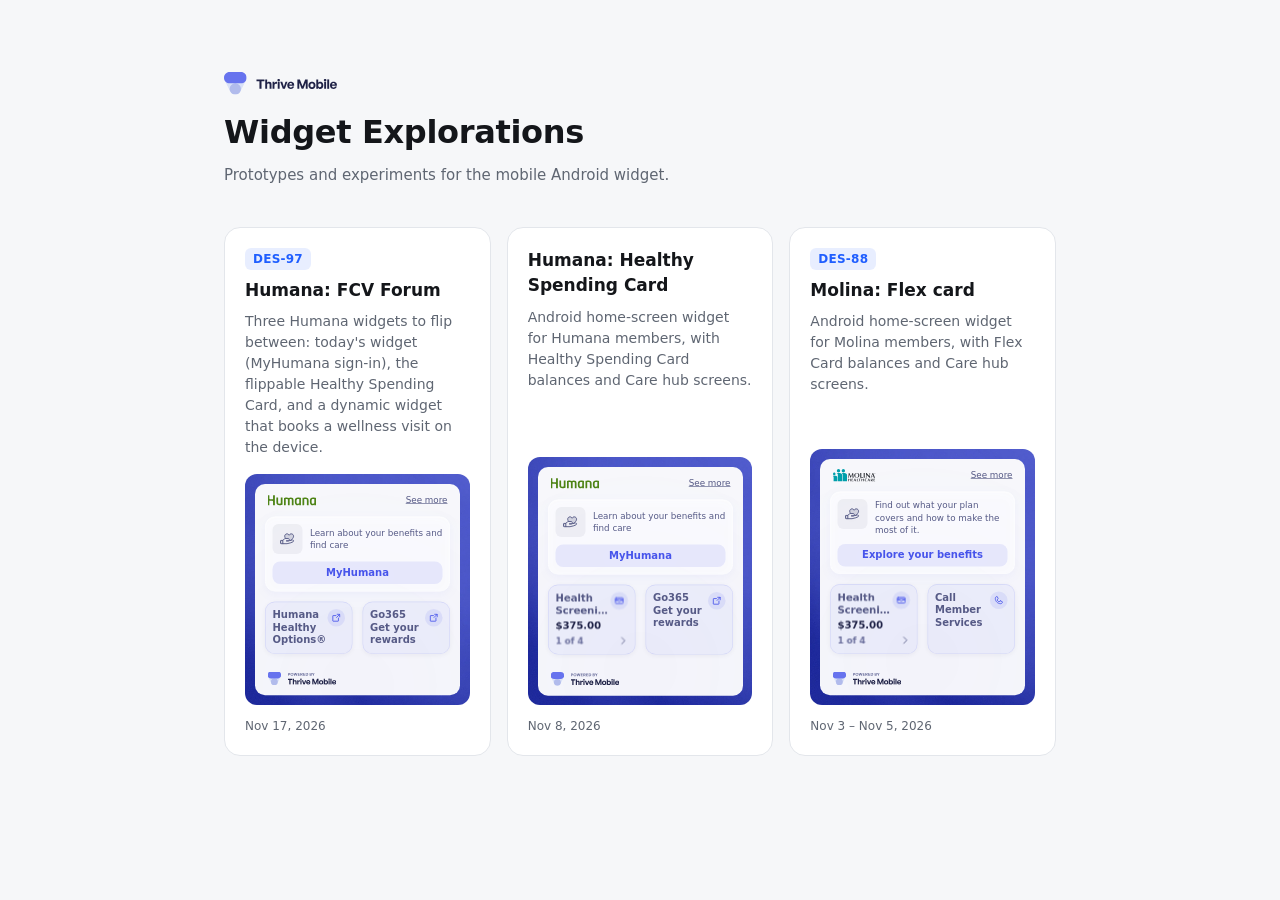
<file: index.html>
<!doctype html>
<html lang="en">
<head>
  <meta charset="utf-8" />
  <meta name="viewport" content="width=device-width, initial-scale=1" />
  <title>Explorations · Thrive</title>
  <link rel="preconnect" href="https://api.fontshare.com" />
  <link rel="stylesheet" href="https://api.fontshare.com/v2/css?f[]=general-sans@400,500,600&display=swap" />
  <style>
    :root {
      --bg: #f6f7f9;
      --card: #fff;
      --ink: #14161a;
      --muted: #5f6672;
      --line: #e3e6eb;
      --brand: #1f5eff;
    }
    * { box-sizing: border-box; }
    body {
      margin: 0;
      min-height: 100vh;
      background: var(--bg);
      color: var(--ink);
      font: 400 15px/1.5 "General Sans", system-ui, -apple-system, sans-serif;
      -webkit-font-smoothing: antialiased;
    }
    main { max-width: 880px; margin: 0 auto; padding: 72px 24px 96px; }
    header { margin-bottom: 40px; }
    .logo { display: block; height: 24px; width: auto; }
    h1 { margin: 12px 0 8px; font-size: 32px; font-weight: 600; letter-spacing: -.01em; }
    header p { margin: 0; color: var(--muted); }

    .grid { display: grid; gap: 16px; grid-template-columns: repeat(auto-fill, minmax(260px, 1fr)); padding: 0; margin: 0; list-style: none; }
    .card {
      display: flex; flex-direction: column; gap: 8px; height: 100%;
      padding: 20px; border: 1px solid var(--line); border-radius: 16px;
      background: var(--card); color: inherit; text-decoration: none;
      transition: border-color .15s, box-shadow .15s, transform .15s;
    }
    .card:hover, .card:focus-visible { border-color: var(--brand); box-shadow: 0 6px 20px rgba(20, 22, 26, .06); transform: translateY(-1px); outline: none; }
    .card h2 { margin: 0; font-size: 17px; font-weight: 600; }
    .card p { margin: 0; color: var(--muted); font-size: 14px; flex: 1; }
    /* Preview: the exploration's own page rendered live (always the latest version), cropped to
       one element and scaled to the card. preview.png is only the placeholder while it loads. */
    .preview { position: relative; display: block; width: 100%; aspect-ratio: 360 / 398; margin-top: 8px; border-radius: 12px; background: var(--bg); overflow: hidden; }
    .preview img { display: block; width: 100%; height: 100%; object-fit: cover; transition: opacity .2s; }
    .preview iframe {
      position: absolute; left: 0; top: 0; border: 0;
      transform-origin: 0 0; pointer-events: none; opacity: 0; transition: opacity .2s;
    }
    .preview.is-live iframe { opacity: 1; }
    .preview.is-live img { opacity: 0; }
    .date { margin-top: 4px; font-size: 12px; color: var(--muted); }
    .tags { display: flex; flex-wrap: wrap; gap: 6px; }
    .tag {
      padding: 2px 8px; border-radius: 6px;
      font-size: 12px; line-height: 18px; font-weight: 600; letter-spacing: .02em;
      color: var(--brand); background: color-mix(in srgb, var(--brand) 10%, transparent);
    }
  </style>
</head>
<body>
  <main>
    <header>
      <img class="logo" src="assets/thrive-logo.svg" alt="Thrive Mobile" />
      <h1>Widget Explorations</h1>
      <p>Prototypes and experiments for the mobile Android widget.</p>
    </header>
    <ul class="grid" id="list"></ul>
  </main>

  <script>
    // To add an exploration: create <slug>/index.html, then add an entry here.
    // url = where the card links (optional; defaults to <slug>/).
    // tags = issue names, e.g. ["DES-88"] (optional; shown only here, not on the exploration page).
    // live = CSS selector of the element to show on the card, rendered live from the exploration page
    //        so the card is always the latest version (optional). preview = screenshot inside that folder,
    //        used as the placeholder while the live render loads, or on its own without live (optional). started = date of its first commit, updated = date of its latest commit (YYYY-MM-DD). Newest first.
    const EXPLORATIONS = [
      {
        slug: "humana-fcv-forum",
        title: "Humana: FCV Forum",
        tags: ["DES-97"],
        description: "Three Humana widgets to flip between: today's widget (MyHumana sign-in), the flippable Healthy Spending Card, and a dynamic widget that books a wellness visit on the device.",
        live: ".widget-frame",
        preview: "preview.png",
        started: "2026-11-17",
        updated: "2026-11-17",
      },
      {
        slug: "humana-healthyspendingcard",
        title: "Humana: Healthy Spending Card",
        description: "Android home-screen widget for Humana members, with Healthy Spending Card balances and Care hub screens.",
        live: ".widget-frame",
        preview: "preview.png",
        started: "2026-11-08",
        updated: "2026-11-08",
      },
      {
        slug: "molina-flexcard",
        title: "Molina: Flex card",
        url: "https://tht-widget.vercel.app/molina-flexcard/",
        tags: ["DES-88"],
        description: "Android home-screen widget for Molina members, with Flex Card balances and Care hub screens.",
        live: ".widget-frame",
        preview: "preview.png",
        started: "2026-11-03",
        updated: "2026-11-05",
      },
    ];

    const fmt = (d, withYear) => new Date(d + "T12:00:00").toLocaleDateString("en-US",
      { month: "short", day: "numeric", ...(withYear && { year: "numeric" }) });
    const range = (a, b) => {
      if (!a) return "";
      if (!b || a === b) return fmt(a, true);
      return a.slice(0, 4) === b.slice(0, 4) ? `${fmt(a)} – ${fmt(b, true)}` : `${fmt(a, true)} – ${fmt(b, true)}`;
    };
    const esc = (s) => String(s).replace(/[&<>"]/g, (c) => ({ "&": "&amp;", "<": "&lt;", ">": "&gt;", '"': "&quot;" }[c]));
    document.getElementById("list").innerHTML = EXPLORATIONS.map((e) => `
      <li>
        <a class="card" href="${esc(e.url || `${e.slug}/`)}">
          ${e.tags?.length ? `<span class="tags">${e.tags.map((t) => `<span class="tag">${esc(t)}</span>`).join("")}</span>` : ""}
          <h2>${esc(e.title)}</h2>
          <p>${esc(e.description || "")}</p>
          ${e.live || e.preview ? `<span class="preview"${e.live ? ` data-slug="${esc(e.slug)}" data-live="${esc(e.live)}"` : ""}>
            ${e.preview ? `<img src="${esc(e.slug)}/${esc(e.preview)}" alt="Preview of ${esc(e.title)}" loading="lazy" />` : ""}
          </span>` : ""}
          ${e.started ? `<span class="date">${esc(range(e.started, e.updated))}</span>` : ""}
        </a>
      </li>`).join("");

    // Live previews: load the exploration in a hidden, non-interactive frame at desktop size, find the
    // element, then scale and shift the frame so only that element shows, filling the card's width.
    const VIEW = { w: 1280, h: 900 };
    document.querySelectorAll(".preview[data-live]").forEach((box) => {
      const frame = document.createElement("iframe");
      frame.src = `${box.dataset.slug}/`;
      frame.width = VIEW.w;
      frame.height = VIEW.h;
      frame.tabIndex = -1;
      frame.setAttribute("aria-hidden", "true");
      frame.title = "";
      box.append(frame);
      let rect = null;
      const fit = () => {
        if (!rect) return;
        const k = box.clientWidth / rect.width;
        box.style.aspectRatio = `${rect.width} / ${rect.height}`;
        frame.style.transform = `scale(${k}) translate(${-rect.left}px, ${-rect.top}px)`;
      };
      frame.addEventListener("load", async () => {
        try {
          const doc = frame.contentDocument;
          await doc.fonts?.ready;
          await new Promise((r) => setTimeout(r, 300)); // let the page lay itself out
          const el = doc.querySelector(box.dataset.live);
          if (!el) return;
          const r = el.getBoundingClientRect();
          rect = { left: r.left, top: r.top, width: r.width, height: r.height };
          fit();
          box.classList.add("is-live");
        } catch { /* keep the screenshot */ }
      });
      new ResizeObserver(fit).observe(box);
    });
  </script>
</body>
</html>
</file>
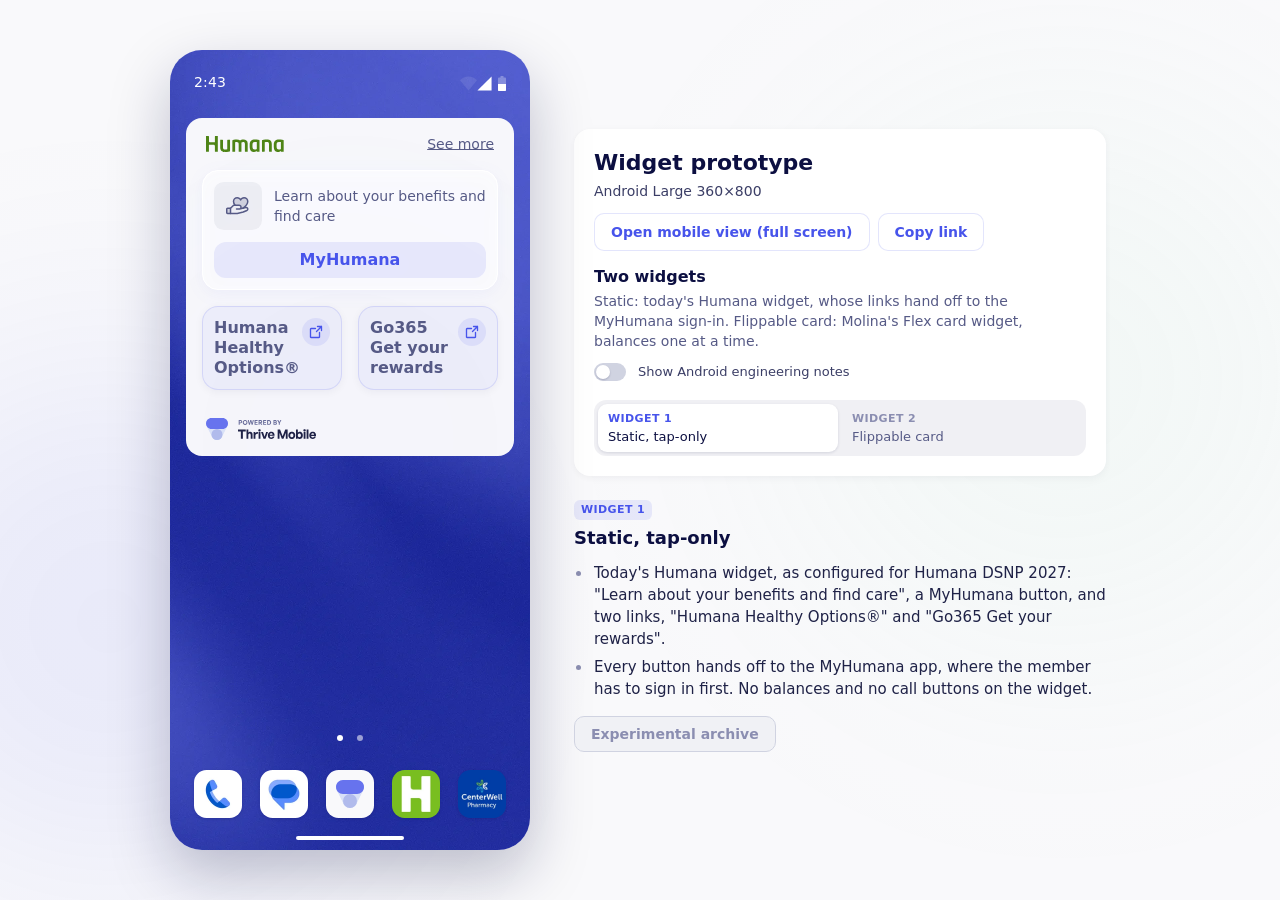
<file: humana-fcv-forum/index.html>
<!doctype html>
<html lang="en">
<head>
  <meta charset="utf-8" />
  <meta name="viewport" content="width=device-width, initial-scale=1" />
  <!-- Added to the home screen, it opens straight into full screen with no browser UI -->
  <meta name="mobile-web-app-capable" content="yes" />
  <meta name="apple-mobile-web-app-capable" content="yes" />
  <meta name="apple-mobile-web-app-title" content="FCV Forum" />
  <link rel="manifest" href="manifest.webmanifest" />
  <link rel="apple-touch-icon" href="assets/app-icon/apple-touch-icon.png" />
  <script>
    // Full screen (?full, or launched from the home screen): just the phone, filling the screen.
    // Set before first paint so the notes never flash.
    if (new URLSearchParams(location.search).has("full") || navigator.standalone || matchMedia("(display-mode: standalone), (display-mode: fullscreen)").matches)
      document.documentElement.classList.add("full");
  </script>
  <title>Widget prototype · v2/link</title>
  <link rel="preconnect" href="https://api.fontshare.com" />
  <link rel="stylesheet" href="https://api.fontshare.com/v2/css?f[]=general-sans@500,600,700&display=swap" />
  <link rel="stylesheet" href="styles.css?v=150" />
</head>
<body>
  <main class="stage">
    <!-- Android Large frame: 360 × 800 (Figma node 2644:14146) -->
    <!-- .device reserves the phone's scaled size; the 360×800 frame inside is scaled to fit -->
    <div class="device" id="device">
    <div class="phone" id="phone">
      <img class="wallpaper" src="assets/wallpaper.webp" alt="" />

      <header class="status-bar">
        <span class="status-time" id="clock">9:30</span>
        <span class="status-icons">
          <img src="assets/status-wifi.svg" width="17" height="17" alt="" class="si-wifi" />
          <img src="assets/status-signal.svg" width="17" height="17" alt="" class="si-signal" />
          <img src="assets/status-battery.svg" width="8" height="15" alt="" class="si-battery" />
        </span>
      </header>

      <!-- The launcher's pages, side by side as on Android (tht-demo-studio navigator/voice HomePages): swipe
           sideways (or drag with a mouse), dots underneath. Page 1 is the Humana widget; page 2 is a demo
           controls widget: the gear switches between Widgets 1 and 2. (Widget 3 and its restart button
           live in archive/.) -->
      <div class="home-pages" id="homePages">
        <div class="home-page" aria-label="Home page 1 of 2">
        <section class="widget-frame">
          <div class="widget" id="widget">
            <div class="gradient-bg" aria-hidden="true">
              <div class="blob-blue"><img src="assets/gradient-blue.svg" width="1147" height="1147" alt="" /></div>
            </div>

            <div class="widget-top-bar">
              <img src="assets/logo-humana.svg" width="78" height="20" alt="Humana" class="logo" />
              <button class="link" data-open="home" type="button">See more</button>
            </div>

            <div class="chat-frame">
              <div class="card-content">
                <div class="card">
                  <div class="card-row">
                    <div class="card-icon"><img src="assets/icon-hand-heart.svg" width="24" height="24" alt="" /></div>
                    <p class="card-body" id="cardBody">Find out what your plan covers and how to make the most of it.</p>
                  </div>
                  <button class="btn-tonal" id="cardBtn" data-open="home" type="button">Explore your benefits</button>
                </div>
              </div>

              <!-- Widget 3: device-level orchestration. Laid out as the dynamic widget in Figma
                   ([SB] Assets & Experimentations 2149:13076), in Humana's copy. Only its "Hi John" message,
                   without the Thrive Guide frame (DES-97). The device picks the member's next step; the tap completes it. -->
              <div class="w3">
                <!-- Only the suggested-prompt message (Figma 2149:13086), not the Thrive Guide frame around it -->
                <button class="w3-message" id="dynCard" type="button">
                  <span class="w3-greeting" id="w3Greeting"><b>Hi John,</b> it’s time for your annual wellness checkup!</span>
                  <span class="w3-chip"><img src="assets/w3/icon-sparkle-16.svg" width="16" height="16" alt="" /><span id="w3ChipLabel">Schedule an appointment</span></span>
                </button>
                <button class="w3-tile w3-tile--wide" id="w3Flex" type="button">
                  <span class="w3-label"><span>Your Healthy Spending Card</span></span>
                  <span class="w3-phone"><img src="assets/icon-cardholder.svg" width="16" height="16" alt="" /></span>
                </button>
                <div class="w3-row">
                  <button class="w3-tile" id="w3Member" type="button" aria-label="Call Member Services">
                    <span class="w3-label"><span>Member</span><span>Services</span></span>
                    <span class="w3-phone"><img src="assets/w3/icon-phone-16.svg" width="16" height="16" alt="" /></span>
                  </button>
                  <button class="w3-tile" id="w3Nurse" type="button" aria-label="Call the 24/7 Nurse Line">
                    <span class="w3-label"><span>24/7</span><span>Nurse</span><span>Line</span></span>
                    <span class="w3-phone"><img src="assets/w3/icon-phone-16.svg" width="16" height="16" alt="" /></span>
                  </button>
                </div>
              </div>

              <div class="tile-row">
                <!-- Healthy Spending Card purses (Figma 2663:16237, 2664:16248, 2664:16318).
                     Each page is one widget collection item: label, icon and hint all live
                     inside the item, the way they would in an AdapterViewFlipper / StackView. -->
                <div class="tile tile--flex" id="flexTile" role="group" aria-roledescription="carousel" aria-label="Healthy Spending Card balances" tabindex="0">
                  <div class="pager" id="flexPager">
                    <div class="pager-track" id="flexTrack"><!-- pages rendered by app.js --></div>
                  </div>
                </div>

                <!-- Not used on this page (Widget 1 shows Call Member Services + 24/7 Nurse Line instead).
                     Kept, hidden, because app.js still wires it up. -->
                <button class="tile" id="flexLinkTile" type="button" aria-label="View your Healthy Spending Card balance">
                  <span class="tile-text">
                    <span class="tile-face link-copy--ticket">
                      <span class="tile-line">Healthy</span>
                      <span class="tile-line">Spending</span>
                      <span class="tile-line">Card</span>
                    </span>
                  </span>
                  <span class="tile-icon"><img src="assets/icon-cardholder.svg" width="16" height="16" alt="" /></span>
                </button>

                <!-- Widget 2 (Molina): calls the member's Care Manager -->
                <button class="tile" id="callTile" type="button" aria-label="Call your Care Manager">
                  <span class="tile-text">
                    <span class="tile-face">
                      <span class="tile-line">Call your</span>
                      <span class="tile-line">Care</span>
                      <span class="tile-line">Manager</span>
                    </span>
                  </span>
                  <span class="tile-icon"><img src="assets/icon-phone.svg" width="16" height="16" alt="" /></span>
                </button>

                <!-- Widget 2: second call tile (hidden on Widgets 1 and 3) -->
                <button class="tile" id="nurseTile" type="button">
                  <span class="tile-text">
                    <span class="tile-face">
                      <span class="tile-line">24/7</span>
                      <span class="tile-line">Nurse</span>
                      <span class="tile-line">Line</span>
                    </span>
                  </span>
                  <span class="tile-icon"><img src="assets/icon-phone.svg" width="16" height="16" alt="" /></span>
                </button>

                <!-- Widget 1 only: today's two "Click to Visit" links (Humana DSNP configuration menu, Widget tab).
                     Both are my2.humana.com links, which open the MyHumana app and its sign-in. -->
                <button class="tile visit-tile" data-open="myhumana" type="button" aria-label="Humana Healthy Options">
                  <span class="tile-text">
                    <span class="tile-face">
                      <span class="tile-line">Humana</span>
                      <span class="tile-line">Healthy</span>
                      <span class="tile-line">Options®</span>
                    </span>
                  </span>
                  <span class="tile-icon"><img src="assets/icon-arrow-square-out-16.svg" width="16" height="16" alt="" /></span>
                </button>
                <button class="tile visit-tile" data-open="myhumana" type="button" aria-label="Go365: Get your rewards">
                  <span class="tile-text">
                    <span class="tile-face">
                      <span class="tile-line">Go365</span>
                      <span class="tile-line">Get your</span>
                      <span class="tile-line">rewards</span>
                    </span>
                  </span>
                  <span class="tile-icon"><img src="assets/icon-arrow-square-out-16.svg" width="16" height="16" alt="" /></span>
                </button>
              </div>
            </div>

            <div class="powered-frame">
              <button class="powered-by" id="poweredBy" type="button" aria-label="Powered by Thrive Mobile: open the Thrive app">
                <img src="assets/thrive-symbol.svg" width="22" height="22" alt="" class="thrive-symbol" />
                <img src="assets/thrive-wordmark.svg" width="78.296" height="18.7072" alt="" class="thrive-wordmark" />
              </button>
              <div class="spacer-16"></div>
            </div>
          </div>
        </section>
        </div>
        <div class="home-page" aria-label="Home page 2 of 2">
          <section class="demo-widget" aria-label="Demo controls">
            <div class="demo-pill">
              <button class="demo-btn" id="demoWidgets" type="button" aria-label="Switch widget" aria-haspopup="menu" aria-expanded="false" aria-controls="demoMenu"><span class="demo-icon" style="--icon: url('assets/home/icon-gear.svg')" aria-hidden="true"></span></button>
              <button class="demo-btn" id="demoRestart" type="button" aria-label="Restart Widget 3" hidden><span class="demo-icon" style="--icon: url('assets/home/icon-restart.svg')" aria-hidden="true"></span></button>
            </div>
            <div class="demo-menu" id="demoMenu" role="menu" aria-label="Widgets" hidden>
              <button type="button" role="menuitemradio" data-demo-widget="1"><b>Widget 1</b><span>Static, tap-only</span></button>
              <button type="button" role="menuitemradio" data-demo-widget="2"><b>Widget 2</b><span>Flippable card</span></button>
            </div>
          </section>
        </div>
      </div>
      <div class="home-dots" id="homeDots">
        <button class="home-dot is-on" type="button" data-home-page="0" aria-label="Home page 1" aria-current="true"></button>
        <button class="home-dot" type="button" data-home-page="1" aria-label="Home page 2"></button>
      </div>

      <!-- The member's apps: the dock from tht-demo-studio's navigator (branch navigator/voice), straight on
           the wallpaper. Thrive opens the Thrive app (Care hub) and MyHumana its sign-in; the others are
           only shown. -->
      <nav class="dock" aria-label="Apps">
        <img class="dock-app" src="assets/dock/phone.webp" width="48" height="48" alt="Phone" />
        <img class="dock-app" src="assets/dock/messages.webp" width="48" height="48" alt="Messages" />
        <button class="dock-app dock-app--thrive" id="dockThrive" type="button" aria-label="Thrive"><img src="assets/dock/thrive-symbol.svg" width="24" height="24" alt="" /></button>
        <button class="dock-app dock-humana" id="dockHumana" type="button" aria-label="MyHumana"><img src="assets/dock/myhumana.webp" width="48" height="48" alt="" /></button>
        <img class="dock-app dock-humana" src="assets/dock/centerwell-pharmacy.webp" width="48" height="48" alt="CenterWell Pharmacy" />
        <!-- Widget 2 is Molina's, so the dock carries Molina's apps instead (the Care hub's My Molina + CVS Caremark) -->
        <button class="dock-app dock-molina dock-app--molina" id="dockMolina" type="button" aria-label="My Molina"><img src="assets/carehub/app-molina-mark.svg" width="34" height="29" alt="" /></button>
        <img class="dock-app dock-molina" src="assets/carehub/app-cvs.webp" width="48" height="48" alt="CVS Caremark" />
      </nav>

      <!-- Simulated app launch (opened from widget taps) -->
      <div class="app-screen" id="appScreen" aria-hidden="true">
        <div class="ch-bg" aria-hidden="true">
          <div class="ch-blob ch-blob--green"><img src="assets/carehub/gradient-green.svg" alt="" /></div>
          <div class="ch-blob ch-blob--blue"><img src="assets/carehub/gradient-blue.svg" alt="" /></div>
        </div>
        <div class="app-bar">
          <button class="app-back" id="appBack" type="button" aria-label="Back"><img src="assets/carehub/icon-arrow-left.svg" width="24" height="24" alt="" /></button>
          <span class="app-title" id="appTitle">Care hub</span>
          <button class="app-help" id="appHelp" type="button">Need help?</button>
        </div>
        <div class="app-body" id="appBody"></div>
        <nav class="app-nav" id="appNav" aria-label="App">
          <button type="button" data-tab="home"><span class="nav-icon" style="--off: url('assets/home/nav-house.svg'); --on: url('assets/home/nav-house-fill.svg')" aria-hidden="true"></span><span>Home</span></button>
          <button type="button" data-tab="perks"><span class="nav-icon" style="--off: url('assets/home/nav-tag.svg'); --on: url('assets/home/nav-tag-fill.svg')" aria-hidden="true"></span><span>Perks</span></button>
          <button type="button" data-tab="carehub" class="is-active"><span class="nav-icon" style="--off: url('assets/home/nav-bookmark.svg'); --on: url('assets/home/nav-bookmark-fill.svg')" aria-hidden="true"></span><span>Care hub</span></button>
          <button type="button" data-tab="account"><span class="nav-icon" style="--off: url('assets/home/nav-user-circle.svg'); --on: url('assets/home/nav-user-circle-fill.svg')" aria-hidden="true"></span><span>Account</span></button>
        </nav>
      </div>

      <!-- Android dialer and call screen, ported from tht-demo-studio (Figma "M5 - call dialer" /
           "M5 - call calling / connected / ended"). A call tile opens the dialer with the line filled in;
           Call → calling → connected (live timer) → End call → call ended → back to where it started.
           Nothing here places a real call. -->
      <div class="dialer" id="dialer" data-state="dial" aria-hidden="true">
        <div class="dl-view dl-view--dial">
          <h2 class="visually-hidden">Phone dialer</h2>
          <ul class="dl-items">
            <li class="t-android-label"><img src="assets/dialer/person-add.svg" width="20" height="20" alt="" />Create new contact</li>
            <li class="t-android-label"><img src="assets/dialer/person-add.svg" width="20" height="20" alt="" />Add to a contact</li>
            <li class="t-android-label"><img src="assets/dialer/message.svg" width="20" height="20" alt="" />Send a message</li>
          </ul>
          <section class="dl-panel" aria-label="Keypad">
            <div class="dl-display">
              <img src="assets/dialer/more-vert.svg" width="20" height="20" alt="" />
              <p class="dl-fit t-android-title" id="dlName"><span>Humana Member Services</span></p>
              <img src="assets/dialer/backspace.svg" width="20" height="20" alt="" />
            </div>
            <div class="dl-keypad" id="dlKeypad"><!-- keys rendered by app.js --></div>
            <div class="dl-cta">
              <button class="dl-call t-android-label" id="dlCall" type="button"><img src="assets/dialer/call.svg" width="20" height="20" alt="" />Call</button>
            </div>
          </section>
        </div>
        <div class="dl-view dl-view--call">
          <div class="dl-top">
            <img src="assets/dialer/user-icon.svg" width="80" height="80" alt="" />
            <p class="dl-status t-android-body" id="dlStatus" aria-live="polite">Calling...</p>
            <p class="dl-fit t-android-title" id="dlCaller"><span>Humana Member Services</span></p>
            <p class="dl-fit t-android-headline" id="dlNumber"><span>1-800-555-0142</span></p>
          </div>
          <section class="dl-panel dl-panel--call">
            <div class="dl-controls">
              <div class="dl-control"><span><img src="assets/dialer/dialpad.svg" width="20" height="20" alt="" /></span><span class="t-android-label">Keypad</span></div>
              <div class="dl-control"><span><img src="assets/dialer/mic-off.svg" width="20" height="20" alt="" /></span><span class="t-android-label">Mute</span></div>
              <div class="dl-control"><span><img src="assets/dialer/volume-up.svg" width="20" height="20" alt="" /></span><span class="t-android-label">Speaker</span></div>
              <div class="dl-control"><span><img src="assets/dialer/more-vert.svg" width="20" height="20" alt="" /></span><span class="t-android-label">More</span></div>
            </div>
            <div class="dl-cta dl-cta--end">
              <button class="dl-end" id="dlEnd" type="button" aria-label="End call"><img src="assets/dialer/call-end.svg" width="32" height="32" alt="" /></button>
            </div>
          </section>
        </div>
      </div>

      <div class="toast" id="toast" role="status"></div>

      <!-- In the app: pulses at the bottom edge, around the gesture handle, after a tap that goes nowhere -->
      <div class="home-pulse" id="homePulse" aria-hidden="true"><i></i></div>

      <footer class="gesture-bar" id="gestureBar" title="Tap to go home"><span class="handle"></span></footer>
    </div>
    </div>

    <aside class="notes">
      <div class="notes-intro">
      <h1>Widget prototype</h1>
      <p>Android Large 360×800</p>
      <div class="full-actions">
        <button class="reset" id="openMobileView" type="button">Open mobile view (full screen)</button>
        <button class="reset" id="shareMobileView" type="button">Copy link</button>
      </div>
      <h2 class="notes-h2">Two widgets</h2>
      <p class="notes-sub">Static: today's Humana widget, whose links hand off to the MyHumana sign-in. Flippable card: Molina's Flex card widget, balances one at a time.</p>
      <label class="android-toggle">
        <input type="checkbox" id="androidToggle" role="switch" />
        <span class="android-toggle-track" aria-hidden="true"></span>
        <span>Show Android engineering notes</span>
      </label>

      <div class="widget-switch" id="widgetSwitch" role="radiogroup" aria-label="Widget">
        <label><input type="radio" name="widget" value="1" checked /><span><b>Widget 1</b>Static, tap-only</span></label>
        <label><input type="radio" name="widget" value="2" /><span><b>Widget 2</b>Flippable card</span></label>
      </div>
      </div>

      <section class="widget-section w1-only" aria-labelledby="w1Title">
        <div class="widget-section-head">
          <h2 class="widget-section-title" id="w1Title"><span class="widget-num">Widget 2</span>Flippable card</h2>
          <!-- Other looks for the flippable widget (Widget 2 here) live in ../molina-flexcard/archive/ -->
          <div class="look-chips" id="lookControls" hidden><label><input type="radio" name="ctl" value="v4-right" checked /></label></div>
        </div>
        <div class="look-points" data-for="v4-right">
          <ul class="widget-points">
            <li>Molina's Widget 1, as in the Molina Flex card prototype: Molina logo, Flex card purses, and Molina's Care hub (with Benefits Pro on each purse).</li>
            <li>Each purse shows its amount and &ldquo;1 of 4&rdquo;, one purse at a time. No total. The &ldquo;1 of 4&rdquo; stays put while the purses slide; only the number changes.</li>
            <li>Tapping the bottom half, with the &rsaquo; in the corner, goes to the next balance: it slides in from the right as the current one slides out to the left. Where the incoming text reaches the wallet icon or the &rsaquo;, it fades out instead of running under them. After the last purse it wraps to the first.</li>
            <li>Tapping the top half opens the full list. The wallet icon in the top-right corner stays the same for every purse.</li>
            <li>Purse names are the Nations portal names, shortened only where they don't fit two lines:
              <ul>
                <li><b>Health Screening</b> (2026 Health Screening Rewards)</li>
                <li><b>OTC, Food &amp; Produce</b> (Over the Counter, Food &amp; Produce)</li>
                <li><b>Post Discharge</b> (Post Discharge Incentives)</li>
                <li><b>Health Risk Assessment</b> (Health Risk Assessment Rewards)</li>
              </ul>
            </li>
          </ul>
          <p class="notes-android"><i>Android</i>&lt;AdapterViewFlipper&gt; fed by a RemoteViewsService, one item per purse, horizontal slide: inAnimation and outAnimation are objectAnimator XMLs on translationX (in from the right, out to the left), set on the flipper in the widget layout. The fades by the icon and the &rsaquo; are ImageViews with radial gradient shape drawables (tile colour → transparent), placed outside the flipper, under the icon and the &rsaquo;. The flip control is a view outside the flipper: tap → broadcast → partiallyUpdateAppWidget() with showNext(). Everything else on the tile shares one setOnClickPendingIntent → Care hub › Flex card. Two views stacked in the tile: the top half carries the Care hub PendingIntent, the bottom half a fill-in intent → showNext(). "1 of 4" is a static TextView outside the flipper, updated with setTextViewText() in the same partiallyUpdateAppWidget() call as showNext(). The wallet icon is a static ImageView outside the flipper and never changes.</p>
        </div>
        <!-- Earlier iterations of the flippable widget (Widget 2 here) (labels, StackView, other animations and next controls).
             Kept wired up so the defaults still apply; browse them at ../molina-flexcard/archive/. -->
        <div class="archived-controls" hidden>

      <fieldset class="hint-group" id="namesControls">
        <legend>Purse labels on the widget</legend>
        <label><input type="radio" name="names" value="short" checked />
          <span class="opt">
            <b class="opt-title">Short labels</b>
            <span class="opt-android"><i>Android</i>Needs a short display name per purse from Humana / Nations, since the API names are long.</span>
            <span class="opt-desc">The Nations portal names, trimmed only where they don't fit 2 lines: Health Screening, OTC, Food &amp; Produce, Post Discharge, Health Risk Assessment. No total.</span>
          </span>
        </label>
        <label><input type="radio" name="names" value="portal" />
          <span class="opt">
            <b class="opt-title">Nations portal names</b>
            <span class="opt-android"><i>Android</i>Names from the Nations API as-is, in a TextView with maxLines="2" and ellipsize="end".</span>
            <span class="opt-desc">The same 4 purses and names as the Healthy Spending Card page. At this tile width most names get cut off.</span>
          </span>
        </label>
      </fieldset>

      <fieldset class="hint-group" id="modeControls">
        <legend>Built with</legend>
        <label><input type="radio" name="mode" value="flipper" checked />
          <span class="opt">
            <b class="opt-title">AdapterViewFlipper <span class="opt-tag">default</span></b>
            <span class="opt-android"><i>Android</i>&lt;AdapterViewFlipper&gt; fed by a RemoteViewsService. Next tap → setOnClickFillInIntent → broadcast → showNext(). Card tap → opens Healthy Spending Card balances in Care hub.</span>
            <span class="opt-desc">One purse at a time. A small control moves to the next purse; tapping anywhere else on the card opens the full list. Swiping isn't possible.</span>
          </span>
        </label>
        <div class="sub-options" id="flipOptions">
          <span class="sub-label">Flipper animation</span>
          <label><input type="radio" name="flip" value="slide" checked />
            <span class="opt">
              <b class="opt-title">Vertical slide</b>
              <span class="opt-android"><i>Android</i>inAnimation: translationY 88dp → 0 · outAnimation: translationY 0 → −88dp · 450ms</span>
              <span class="opt-desc">The purse slides up and out, and the next one slides in from below.</span>
            </span>
          </label>
          <label><input type="radio" name="flip" value="fade" />
            <span class="opt">
              <b class="opt-title">Crossfade</b>
              <span class="opt-android"><i>Android</i>inAnimation: alpha 0 → 1 · outAnimation: alpha 1 → 0 · 350ms</span>
              <span class="opt-desc">The old purse fades out while the next fades in, with no movement.</span>
            </span>
          </label>
          <label><input type="radio" name="flip" value="pop" />
            <span class="opt">
              <b class="opt-title">Pop / zoom</b>
              <span class="opt-android"><i>Android</i>out: scaleX/Y 1 → 0.8 + alpha 1 → 0 (180ms) · in: scaleX/Y 0.8 → 1 + alpha 0 → 1 (340ms, startOffset 120ms, overshoot interpolator)</span>
              <span class="opt-desc">The old purse shrinks away and the next grows in with a small bounce.</span>
            </span>
          </label>
          <label><input type="radio" name="flip" value="prism" />
            <span class="opt">
              <b class="opt-title">Prism revolve</b>
              <span class="opt-android"><i>Android</i>out: pivotY bottom, rotationX 0 → 120 · in: pivotY top, rotationX −120 → 0, plus translationY/scale keyframes to fake depth (widgets have no z). Tap zones: 3 views per item (top / bottom / icon), each with its own fill-in intent. Approximate. Going back needs a second, reversed flipper.</span>
              <span class="opt-desc">The purses are the faces of a turning prism joined at their top and bottom edges (3 purses make a triangle, 4 a square). Tap the top half to go back, the bottom half (or the dots) to go forward, or the purse icon to open the app.</span>
            </span>
          </label>
          <label><input type="radio" name="flip" value="rise" />
            <span class="opt">
              <b class="opt-title">Combo · Rise + fade</b>
              <span class="opt-android"><i>Android</i>in: translationY 12dp → 0 + alpha 0 → 1 (startOffset 80ms) · out: translationY 0 → −12dp + alpha 1 → 0 · ~320ms</span>
              <span class="opt-desc">A short lift while fading. A subtler slide.</span>
            </span>
          </label>
        </div>
        <div class="sub-options" id="ctlOptions">
          <span class="sub-label">Next control <em id="ctlNote"></em></span>
          <label><input type="radio" name="ctl" value="caption" />
            <span class="opt">
              <b class="opt-title">Count under the icon</b>
              <span class="opt-android"><i>Android</i>A TextView under the purse icon inside each flipper item, set in getViewAt(position) ("2 of 3"), so it always matches the purse shown. android:autoStart="true" + flipInterval="5000". The whole item keeps one fill-in intent that opens Care hub › Healthy Spending Card.</span>
              <span class="opt-desc">No next control: "1 of 4" under the purse icon says how many balances there are. Purses change every 5 seconds and a tap opens the full list, so the tile has one action. Members can't pause the rotation on a widget, so keep the interval generous.</span>
            </span>
          </label>
          <label><input type="radio" name="ctl" value="rail" />
            <span class="opt">
              <b class="opt-title">Side rail</b>
              <span class="opt-android"><i>Android</i>Horizontal LinearLayout: the flipper + a static ImageButton/TextView strip outside it. Strip tap → broadcast → partiallyUpdateAppWidget() with showNext(flipperId) + setTextViewText(counter). Expect a short lag (~100–300ms). The counter lives outside the flipper and can't follow its own auto-advance, so auto-advance is off with the rail.</span>
              <span class="opt-desc">A full-height strip on the right edge, styled as a Design Library tertiary icon button (no fill, divider line, 20px brand arrow, count in Tiny/Bold), is the only "next" target, so the rest of the card clearly opens the list. Its ↓ means "next"; the › after the name means "open the list". No room for the purse icon at this tile width.</span>
            </span>
          </label>
          <label><input type="radio" name="ctl" value="chip" />
            <span class="opt">
              <b class="opt-title">Counter chip</b>
              <span class="opt-android"><i>Android</i>TextView + ImageView on a rounded background inside each item. getViewAt(position) sets its text ("2/3"), so it stays right after auto-advance. Same fill-in intent as the dots.</span>
              <span class="opt-desc">A Design Library chip (label only) with "1/4" in the bottom-right corner. It looks tappable and says how many balances there are. The full chip with a caret icon doesn't fit next to the amount.</span>
            </span>
          </label>
          <label><input type="radio" name="ctl" value="button" />
            <span class="opt">
              <b class="opt-title">Arrow button</b>
              <span class="opt-android"><i>Android</i>ImageButton with a filled circle background inside each item. Same fill-in intent as the dots.</span>
              <span class="opt-desc">Design Library buttonIcon (Primary · Brand · Small, 32px) with a down arrow, under the purse icon. Clearly tappable, but it doesn't say how many balances there are.</span>
            </span>
          </label>
          <label><input type="radio" name="ctl" value="dots" />
            <span class="opt">
              <b class="opt-title">Page dots <span class="opt-tag opt-tag--muted">previous</span></b>
              <span class="opt-android"><i>Android</i>One ImageView per purse inside each item, highlighted in getViewAt(position). Same fill-in intent.</span>
              <span class="opt-desc">Dots under the purse icon. Compact, but members may not know to tap them.</span>
            </span>
          </label>
        </div>
        <label><input type="radio" name="mode" value="stack" />
          <span class="opt">
            <b class="opt-title">StackView</b>
            <span class="opt-android"><i>Android</i>&lt;StackView&gt; fed by a RemoteViewsService. The launcher handles the swipe and plays the built-in deck animation, which can't be customized. Card tap → setOnClickFillInIntent → opens the app.</span>
            <span class="opt-desc">Purses are a real deck of cards. Swipe up and the top card flies off while the next one moves forward. Swipe down to bring it back. There's no arrow, because the swipe is the gesture.</span>
          </span>
        </label>
      </fieldset>

      <fieldset class="hint-group" id="hintControls">
        <legend>Hints</legend>
        <label><input type="checkbox" data-hint="cue" checked />
          <span class="opt">
            <b class="opt-title">"Opens" cue</b>
            <span class="opt-android"><i>Android</i>An ImageView (›) after the label TextView inside each item. The item's own fill-in intent still opens Care hub.</span>
            <span class="opt-desc">A › after the purse name, like a list row, so tapping the card reads as "open the full list". The side rail uses a down arrow (move) rather than a chevron, so the two don't read as the same thing.</span>
          </span>
        </label>
        <label><input type="checkbox" data-hint="dots" />
          <span class="opt">
            <b class="opt-title">Page dots (StackView) <em id="dotsNote"></em></b>
            <span class="opt-android"><i>Android</i>One ImageView per purse inside each item layout. getViewAt(position) highlights that item's own dot, so they stay correct after a swipe or auto-advance.</span>
            <span class="opt-desc">Replaces the arrow and shows how many purses there are and which one is showing.</span>
          </span>
        </label>
        <label><input type="checkbox" data-hint="auto" />
          <span class="opt">
            <b class="opt-title">Auto-advance <em id="autoNote"></em></b>
            <span class="opt-android"><i>Android</i>Flipper: android:autoStart="true" + android:flipInterval="5000", and stopFlipping() after the first tap. StackView: android:autoAdvanceViewId in the appwidget-provider XML, with the launcher choosing the interval.</span>
            <span class="opt-desc">Cycles through the purses until the member interacts.</span>
          </span>
        </label>
      </fieldset>

      <div class="notes-actions">
        <button class="reset reset--primary" id="hintRecommended" type="button">Try recommended</button>
        <button class="reset" id="hintFigma" type="button">Previous version (dots)</button>
      </div>
        </div>
      </section>

      <section class="widget-section w2-only" aria-labelledby="w2Title">
        <h2 class="widget-section-title" id="w2Title"><span class="widget-num">Widget 1</span>Static, tap-only</h2>
        <ul class="widget-points">
          <li>Today's Humana widget, as configured for Humana DSNP 2027: "Learn about your benefits and find care", a MyHumana button, and two links, "Humana Healthy Options®" and "Go365 Get your rewards".</li>
          <li>Every button hands off to the MyHumana app, where the member has to sign in first. No balances and no call buttons on the widget.</li>
        </ul>
        <p class="notes-android"><i>Android</i>Plain views (TextView + ImageView), each with a setOnClickPendingIntent: the button launches the MyHumana app, and the two links open my2.humana.com pages, which the MyHumana app takes over (sign-in first). No collection widget and no balance data on the widget.</p>
        <input type="radio" name="answer" value="no" checked hidden />
      </section>

      <!-- Widget 3 (Dynamic, device-level) moved to archive/ -->
      <div class="notes-archive">
        <a class="archive-btn" href="archive/" aria-describedby="archiveHint">Experimental archive</a>
        <span class="archive-hint" id="archiveHint" role="tooltip">Widget 3 (Dynamic, device-level): the widget picks the member's next step and books the annual wellness checkup on the device</span>
      </div>



    </aside>
  </main>
  <script src="fullscreen-guide.js?v=3"></script>
  <script src="mobile-view-share.js?v=3"></script>
  <script src="app.js?v=153"></script>
</body>
</html>
</file>
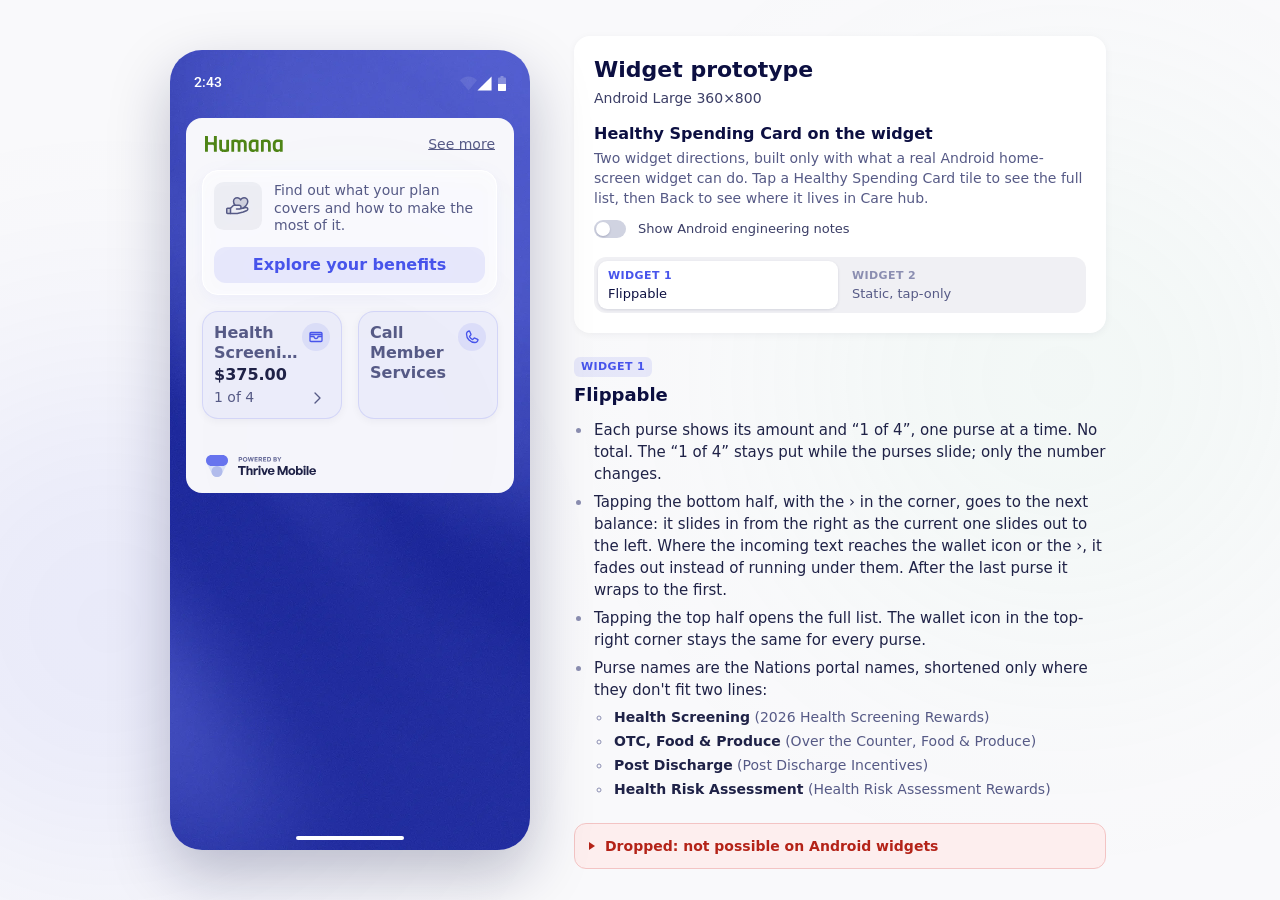
<file: humana-flexcard/index.html>
<!doctype html>
<html lang="en">
<head>
  <meta charset="utf-8" />
  <meta name="viewport" content="width=device-width, initial-scale=1" />
  <title>Widget prototype · v2/link</title>
  <link rel="preconnect" href="https://api.fontshare.com" />
  <link rel="stylesheet" href="https://api.fontshare.com/v2/css?f[]=general-sans@500,600&display=swap" />
  <link rel="preconnect" href="https://fonts.googleapis.com" />
  <link rel="stylesheet" href="https://fonts.googleapis.com/css2?family=Roboto:wght@400;500&display=swap" />
  <link rel="stylesheet" href="styles.css?v=104" />
</head>
<body>
  <main class="stage">
    <!-- Android Large frame: 360 × 800 (Figma node 2644:14146) -->
    <!-- .device reserves the phone's scaled size; the 360×800 frame inside is scaled to fit -->
    <div class="device" id="device">
    <div class="phone" id="phone">
      <img class="wallpaper" src="assets/wallpaper.webp" alt="" />

      <header class="status-bar">
        <span class="status-time" id="clock">9:30</span>
        <span class="status-icons">
          <img src="assets/status-wifi.svg" width="17" height="17" alt="" class="si-wifi" />
          <img src="assets/status-signal.svg" width="17" height="17" alt="" class="si-signal" />
          <img src="assets/status-battery.svg" width="8" height="15" alt="" class="si-battery" />
        </span>
      </header>

      <section class="widget-frame">
        <div class="widget" id="widget">
          <div class="gradient-bg" aria-hidden="true">
            <div class="blob-blue"><img src="assets/gradient-blue.svg" width="1147" height="1147" alt="" /></div>
          </div>

          <div class="widget-top-bar">
            <img src="assets/logo-humana.svg" width="78" height="20" alt="Humana" class="logo" />
            <button class="link" data-open="home" type="button">See more</button>
          </div>

          <div class="chat-frame">
            <div class="card-content">
              <div class="card">
                <div class="card-row">
                  <div class="card-icon"><img src="assets/icon-hand-heart.svg" width="24" height="24" alt="" /></div>
                  <p class="card-body">Find out what your plan covers and how to make the most of it.</p>
                </div>
                <button class="btn-tonal" data-open="benefits" type="button">Explore your benefits</button>
              </div>
            </div>

            <div class="tile-row">
              <!-- Healthy Spending Card purses (Figma 2663:16237, 2664:16248, 2664:16318).
                   Each page is one widget collection item: label, icon and hint all live
                   inside the item, the way they would in an AdapterViewFlipper / StackView. -->
              <div class="tile tile--flex" id="flexTile" role="group" aria-roledescription="carousel" aria-label="Healthy Spending Card balances" tabindex="0">
                <div class="pager" id="flexPager">
                  <div class="pager-track" id="flexTrack"><!-- pages rendered by app.js --></div>
                </div>
              </div>

              <!-- Widget 2: a plain link tile, no balances on the widget -->
              <button class="tile" id="flexLinkTile" type="button" aria-label="View your Healthy Spending Card balance">
                <span class="tile-text">
                  <span class="tile-face link-copy--ticket">
                    <span class="tile-line">Healthy</span>
                    <span class="tile-line">Spending</span>
                    <span class="tile-line">Card</span>
                  </span>
                </span>
                <span class="tile-icon"><img src="assets/icon-cardholder.svg" width="16" height="16" alt="" /></span>
              </button>

              <button class="tile" id="callTile" type="button">
                <span class="tile-text">
                  <span class="tile-face">
                    <span class="tile-line">Call</span>
                    <span class="tile-line">Member</span>
                    <span class="tile-line">Services</span>
                  </span>
                </span>
                <span class="tile-icon"><img src="assets/icon-phone.svg" width="16" height="16" alt="" /></span>
              </button>
            </div>
          </div>

          <div class="powered-frame">
            <div class="powered-by">
              <img src="assets/thrive-symbol.svg" width="22" height="22" alt="" class="thrive-symbol" />
              <img src="assets/thrive-wordmark.svg" width="78.296" height="18.7072" alt="Powered by Thrive Mobile" class="thrive-wordmark" />
            </div>
            <div class="spacer-16"></div>
          </div>
        </div>
      </section>


      <div class="fill"></div>

      <!-- Simulated app launch (opened from widget taps) -->
      <div class="app-screen" id="appScreen" aria-hidden="true">
        <div class="ch-bg" aria-hidden="true">
          <div class="ch-blob ch-blob--green"><img src="assets/carehub/gradient-green.svg" alt="" /></div>
          <div class="ch-blob ch-blob--blue"><img src="assets/carehub/gradient-blue.svg" alt="" /></div>
        </div>
        <div class="app-bar">
          <button class="app-back" id="appBack" type="button" aria-label="Back"><img src="assets/carehub/icon-arrow-left.svg" width="24" height="24" alt="" /></button>
          <span class="app-title" id="appTitle">Your benefits</span>
          <button class="app-help" id="appHelp" type="button">Need help?</button>
        </div>
        <div class="app-body" id="appBody"></div>
        <nav class="app-nav" id="appNav" aria-label="App">
          <button type="button" data-tab="home"><img src="assets/carehub/nav-house.svg" width="24" height="24" alt="" /><span>Home</span></button>
          <button type="button" data-tab="perks"><img src="assets/carehub/nav-tag.svg" width="24" height="24" alt="" /><span>Perks</span></button>
          <button type="button" data-tab="carehub" class="is-active"><img src="assets/carehub/nav-bookmark.svg" width="24" height="24" alt="" /><span>Care hub</span></button>
          <button type="button" data-tab="account"><img src="assets/carehub/nav-user.svg" width="24" height="24" alt="" /><span>Account</span></button>
        </nav>
      </div>

      <!-- Call confirmation sheet -->
      <div class="scrim" id="scrim"></div>
      <div class="sheet" id="callSheet" role="dialog" aria-modal="true" aria-labelledby="sheetTitle">
        <div class="sheet-handle"></div>
        <div class="sheet-icon"><img src="assets/icon-phone.svg" width="16" height="16" alt="" /></div>
        <h2 class="sheet-title" id="sheetTitle">Call Member Services?</h2>
        <p class="sheet-text">Available 24/7. Average wait under 2 minutes.</p>
        <p class="sheet-number">1-800-555-0123</p>
        <div class="sheet-actions">
          <button class="sheet-btn sheet-btn--ghost" id="sheetCancel" type="button">Cancel</button>
          <button class="sheet-btn sheet-btn--primary" id="sheetCall" type="button">Call</button>
        </div>
      </div>

      <div class="toast" id="toast" role="status"></div>

      <!-- In the app: pulses at the bottom edge, around the gesture handle, after a tap that goes nowhere -->
      <div class="home-pulse" id="homePulse" aria-hidden="true"><i></i></div>

      <footer class="gesture-bar" id="gestureBar" title="Tap to go home"><span class="handle"></span></footer>
    </div>
    </div>

    <aside class="notes">
      <div class="notes-intro">
      <h1>Widget prototype</h1>
      <p>Android Large 360×800</p>
      <h2 class="notes-h2">Healthy Spending Card on the widget</h2>
      <p class="notes-sub">Two widget directions, built only with what a real Android home-screen widget can do. Tap a Healthy Spending Card tile to see the full list, then Back to see where it lives in Care hub.</p>
      <label class="android-toggle">
        <input type="checkbox" id="androidToggle" role="switch" />
        <span class="android-toggle-track" aria-hidden="true"></span>
        <span>Show Android engineering notes</span>
      </label>

      <div class="widget-switch" id="widgetSwitch" role="radiogroup" aria-label="Widget">
        <label><input type="radio" name="widget" value="1" checked /><span><b>Widget 1</b>Flippable</span></label>
        <label><input type="radio" name="widget" value="2" /><span><b>Widget 2</b>Static, tap-only</span></label>
      </div>
      </div>

      <section class="widget-section w1-only" aria-labelledby="w1Title">
        <div class="widget-section-head">
          <h2 class="widget-section-title" id="w1Title"><span class="widget-num">Widget 1</span>Flippable</h2>
          <!-- Other Widget 1 looks live in ../molina-flexcard/archive/ -->
          <div class="look-chips" id="lookControls" hidden><label><input type="radio" name="ctl" value="v4-right" checked /></label></div>
        </div>
        <div class="look-points" data-for="v4-right">
          <ul class="widget-points">
            <li>Each purse shows its amount and &ldquo;1 of 4&rdquo;, one purse at a time. No total. The &ldquo;1 of 4&rdquo; stays put while the purses slide; only the number changes.</li>
            <li>Tapping the bottom half, with the &rsaquo; in the corner, goes to the next balance: it slides in from the right as the current one slides out to the left. Where the incoming text reaches the wallet icon or the &rsaquo;, it fades out instead of running under them. After the last purse it wraps to the first.</li>
            <li>Tapping the top half opens the full list. The wallet icon in the top-right corner stays the same for every purse.</li>
            <li>Purse names are the Nations portal names, shortened only where they don't fit two lines:
              <ul>
                <li><b>Health Screening</b> (2026 Health Screening Rewards)</li>
                <li><b>OTC, Food &amp; Produce</b> (Over the Counter, Food &amp; Produce)</li>
                <li><b>Post Discharge</b> (Post Discharge Incentives)</li>
                <li><b>Health Risk Assessment</b> (Health Risk Assessment Rewards)</li>
              </ul>
            </li>
          </ul>
          <p class="notes-android"><i>Android</i>&lt;AdapterViewFlipper&gt; fed by a RemoteViewsService, one item per purse, horizontal slide: inAnimation and outAnimation are objectAnimator XMLs on translationX (in from the right, out to the left), set on the flipper in the widget layout. The fades by the icon and the &rsaquo; are ImageViews with radial gradient shape drawables (tile colour → transparent), placed outside the flipper, under the icon and the &rsaquo;. The flip control is a view outside the flipper: tap → broadcast → partiallyUpdateAppWidget() with showNext(). Everything else on the tile shares one setOnClickPendingIntent → Care hub › Healthy Spending Card. Two views stacked in the tile: the top half carries the Care hub PendingIntent, the bottom half a fill-in intent → showNext(). "1 of 4" is a static TextView outside the flipper, updated with setTextViewText() in the same partiallyUpdateAppWidget() call as showNext(). The wallet icon is a static ImageView outside the flipper and never changes.</p>
        </div>
        <!-- Earlier Widget 1 iterations (labels, StackView, other animations and next controls).
             Kept wired up so the defaults still apply; browse them at ../molina-flexcard/archive/. -->
        <div class="archived-controls" hidden>

      <fieldset class="hint-group" id="namesControls">
        <legend>Purse labels on the widget</legend>
        <label><input type="radio" name="names" value="short" checked />
          <span class="opt">
            <b class="opt-title">Short labels</b>
            <span class="opt-android"><i>Android</i>Needs a short display name per purse from Humana / Nations, since the API names are long.</span>
            <span class="opt-desc">The Nations portal names, trimmed only where they don't fit 2 lines: Health Screening, OTC, Food &amp; Produce, Post Discharge, Health Risk Assessment. No total.</span>
          </span>
        </label>
        <label><input type="radio" name="names" value="portal" />
          <span class="opt">
            <b class="opt-title">Nations portal names</b>
            <span class="opt-android"><i>Android</i>Names from the Nations API as-is, in a TextView with maxLines="2" and ellipsize="end".</span>
            <span class="opt-desc">The same 4 purses and names as the Healthy Spending Card page. At this tile width most names get cut off.</span>
          </span>
        </label>
      </fieldset>

      <fieldset class="hint-group" id="modeControls">
        <legend>Built with</legend>
        <label><input type="radio" name="mode" value="flipper" checked />
          <span class="opt">
            <b class="opt-title">AdapterViewFlipper <span class="opt-tag">default</span></b>
            <span class="opt-android"><i>Android</i>&lt;AdapterViewFlipper&gt; fed by a RemoteViewsService. Next tap → setOnClickFillInIntent → broadcast → showNext(). Card tap → opens Healthy Spending Card balances in Care hub.</span>
            <span class="opt-desc">One purse at a time. A small control moves to the next purse; tapping anywhere else on the card opens the full list. Swiping isn't possible.</span>
          </span>
        </label>
        <div class="sub-options" id="flipOptions">
          <span class="sub-label">Flipper animation</span>
          <label><input type="radio" name="flip" value="slide" checked />
            <span class="opt">
              <b class="opt-title">Vertical slide</b>
              <span class="opt-android"><i>Android</i>inAnimation: translationY 88dp → 0 · outAnimation: translationY 0 → −88dp · 450ms</span>
              <span class="opt-desc">The purse slides up and out, and the next one slides in from below.</span>
            </span>
          </label>
          <label><input type="radio" name="flip" value="fade" />
            <span class="opt">
              <b class="opt-title">Crossfade</b>
              <span class="opt-android"><i>Android</i>inAnimation: alpha 0 → 1 · outAnimation: alpha 1 → 0 · 350ms</span>
              <span class="opt-desc">The old purse fades out while the next fades in, with no movement.</span>
            </span>
          </label>
          <label><input type="radio" name="flip" value="pop" />
            <span class="opt">
              <b class="opt-title">Pop / zoom</b>
              <span class="opt-android"><i>Android</i>out: scaleX/Y 1 → 0.8 + alpha 1 → 0 (180ms) · in: scaleX/Y 0.8 → 1 + alpha 0 → 1 (340ms, startOffset 120ms, overshoot interpolator)</span>
              <span class="opt-desc">The old purse shrinks away and the next grows in with a small bounce.</span>
            </span>
          </label>
          <label><input type="radio" name="flip" value="prism" />
            <span class="opt">
              <b class="opt-title">Prism revolve</b>
              <span class="opt-android"><i>Android</i>out: pivotY bottom, rotationX 0 → 120 · in: pivotY top, rotationX −120 → 0, plus translationY/scale keyframes to fake depth (widgets have no z). Tap zones: 3 views per item (top / bottom / icon), each with its own fill-in intent. Approximate. Going back needs a second, reversed flipper.</span>
              <span class="opt-desc">The purses are the faces of a turning prism joined at their top and bottom edges (3 purses make a triangle, 4 a square). Tap the top half to go back, the bottom half (or the dots) to go forward, or the purse icon to open the app.</span>
            </span>
          </label>
          <label><input type="radio" name="flip" value="rise" />
            <span class="opt">
              <b class="opt-title">Combo · Rise + fade</b>
              <span class="opt-android"><i>Android</i>in: translationY 12dp → 0 + alpha 0 → 1 (startOffset 80ms) · out: translationY 0 → −12dp + alpha 1 → 0 · ~320ms</span>
              <span class="opt-desc">A short lift while fading. A subtler slide.</span>
            </span>
          </label>
        </div>
        <div class="sub-options" id="ctlOptions">
          <span class="sub-label">Next control <em id="ctlNote"></em></span>
          <label><input type="radio" name="ctl" value="caption" />
            <span class="opt">
              <b class="opt-title">Count under the icon</b>
              <span class="opt-android"><i>Android</i>A TextView under the purse icon inside each flipper item, set in getViewAt(position) ("2 of 3"), so it always matches the purse shown. android:autoStart="true" + flipInterval="5000". The whole item keeps one fill-in intent that opens Care hub › Healthy Spending Card.</span>
              <span class="opt-desc">No next control: "1 of 4" under the purse icon says how many balances there are. Purses change every 5 seconds and a tap opens the full list, so the tile has one action. Members can't pause the rotation on a widget, so keep the interval generous.</span>
            </span>
          </label>
          <label><input type="radio" name="ctl" value="rail" />
            <span class="opt">
              <b class="opt-title">Side rail</b>
              <span class="opt-android"><i>Android</i>Horizontal LinearLayout: the flipper + a static ImageButton/TextView strip outside it. Strip tap → broadcast → partiallyUpdateAppWidget() with showNext(flipperId) + setTextViewText(counter). Expect a short lag (~100–300ms). The counter lives outside the flipper and can't follow its own auto-advance, so auto-advance is off with the rail.</span>
              <span class="opt-desc">A full-height strip on the right edge, styled as a Design Library tertiary icon button (no fill, divider line, 20px brand arrow, count in Tiny/Bold), is the only "next" target, so the rest of the card clearly opens the list. Its ↓ means "next"; the › after the name means "open the list". No room for the purse icon at this tile width.</span>
            </span>
          </label>
          <label><input type="radio" name="ctl" value="chip" />
            <span class="opt">
              <b class="opt-title">Counter chip</b>
              <span class="opt-android"><i>Android</i>TextView + ImageView on a rounded background inside each item. getViewAt(position) sets its text ("2/3"), so it stays right after auto-advance. Same fill-in intent as the dots.</span>
              <span class="opt-desc">A Design Library chip (label only) with "1/4" in the bottom-right corner. It looks tappable and says how many balances there are. The full chip with a caret icon doesn't fit next to the amount.</span>
            </span>
          </label>
          <label><input type="radio" name="ctl" value="button" />
            <span class="opt">
              <b class="opt-title">Arrow button</b>
              <span class="opt-android"><i>Android</i>ImageButton with a filled circle background inside each item. Same fill-in intent as the dots.</span>
              <span class="opt-desc">Design Library buttonIcon (Primary · Brand · Small, 32px) with a down arrow, under the purse icon. Clearly tappable, but it doesn't say how many balances there are.</span>
            </span>
          </label>
          <label><input type="radio" name="ctl" value="dots" />
            <span class="opt">
              <b class="opt-title">Page dots <span class="opt-tag opt-tag--muted">previous</span></b>
              <span class="opt-android"><i>Android</i>One ImageView per purse inside each item, highlighted in getViewAt(position). Same fill-in intent.</span>
              <span class="opt-desc">Dots under the purse icon. Compact, but members may not know to tap them.</span>
            </span>
          </label>
        </div>
        <label><input type="radio" name="mode" value="stack" />
          <span class="opt">
            <b class="opt-title">StackView</b>
            <span class="opt-android"><i>Android</i>&lt;StackView&gt; fed by a RemoteViewsService. The launcher handles the swipe and plays the built-in deck animation, which can't be customized. Card tap → setOnClickFillInIntent → opens the app.</span>
            <span class="opt-desc">Purses are a real deck of cards. Swipe up and the top card flies off while the next one moves forward. Swipe down to bring it back. There's no arrow, because the swipe is the gesture.</span>
          </span>
        </label>
      </fieldset>

      <fieldset class="hint-group" id="hintControls">
        <legend>Hints</legend>
        <label><input type="checkbox" data-hint="cue" checked />
          <span class="opt">
            <b class="opt-title">"Opens" cue</b>
            <span class="opt-android"><i>Android</i>An ImageView (›) after the label TextView inside each item. The item's own fill-in intent still opens Care hub.</span>
            <span class="opt-desc">A › after the purse name, like a list row, so tapping the card reads as "open the full list". The side rail uses a down arrow (move) rather than a chevron, so the two don't read as the same thing.</span>
          </span>
        </label>
        <label><input type="checkbox" data-hint="dots" />
          <span class="opt">
            <b class="opt-title">Page dots (StackView) <em id="dotsNote"></em></b>
            <span class="opt-android"><i>Android</i>One ImageView per purse inside each item layout. getViewAt(position) highlights that item's own dot, so they stay correct after a swipe or auto-advance.</span>
            <span class="opt-desc">Replaces the arrow and shows how many purses there are and which one is showing.</span>
          </span>
        </label>
        <label><input type="checkbox" data-hint="auto" />
          <span class="opt">
            <b class="opt-title">Auto-advance <em id="autoNote"></em></b>
            <span class="opt-android"><i>Android</i>Flipper: android:autoStart="true" + android:flipInterval="5000", and stopFlipping() after the first tap. StackView: android:autoAdvanceViewId in the appwidget-provider XML, with the launcher choosing the interval.</span>
            <span class="opt-desc">Cycles through the purses until the member interacts.</span>
          </span>
        </label>
      </fieldset>

      <div class="notes-actions">
        <button class="reset reset--primary" id="hintRecommended" type="button">Try recommended</button>
        <button class="reset" id="hintFigma" type="button">Previous version (dots)</button>
      </div>
        </div>
      </section>

      <section class="widget-section w2-only" aria-labelledby="w2Title">
        <h2 class="widget-section-title" id="w2Title"><span class="widget-num">Widget 2</span>Static, tap-only</h2>
        <ul class="widget-points">
          <li>Back-pocket option if Humana doesn't want balances on the widget.</li>
          <li>No flipping and no amounts: one tile, "Healthy Spending Card" (the full name, one word per line, so it fits the tile).</li>
          <li>A tap opens the Healthy Spending Card page in Care hub.</li>
        </ul>
        <p class="notes-android"><i>Android</i>A plain tile (TextView + ImageView) with setOnClickPendingIntent → deep link to Care hub › Healthy Spending Card. No collection widget and no balance data on the widget.</p>
        <input type="radio" name="answer" value="no" checked hidden />
      </section>


      <details class="notes-cut">
        <summary>Dropped: not possible on Android widgets</summary>
        <p><b>Content peek</b>: widgets have no fade masks or snap-scrolling, so the half-visible next page would land at random scroll positions.</p>
        <p><b>Nudge animation</b>: widgets can't run custom animations. Auto-advance is the closest supported way to show motion.</p>
      </details>

    </aside>
  </main>
  <script src="app.js?v=102"></script>
</body>
</html>
</file>
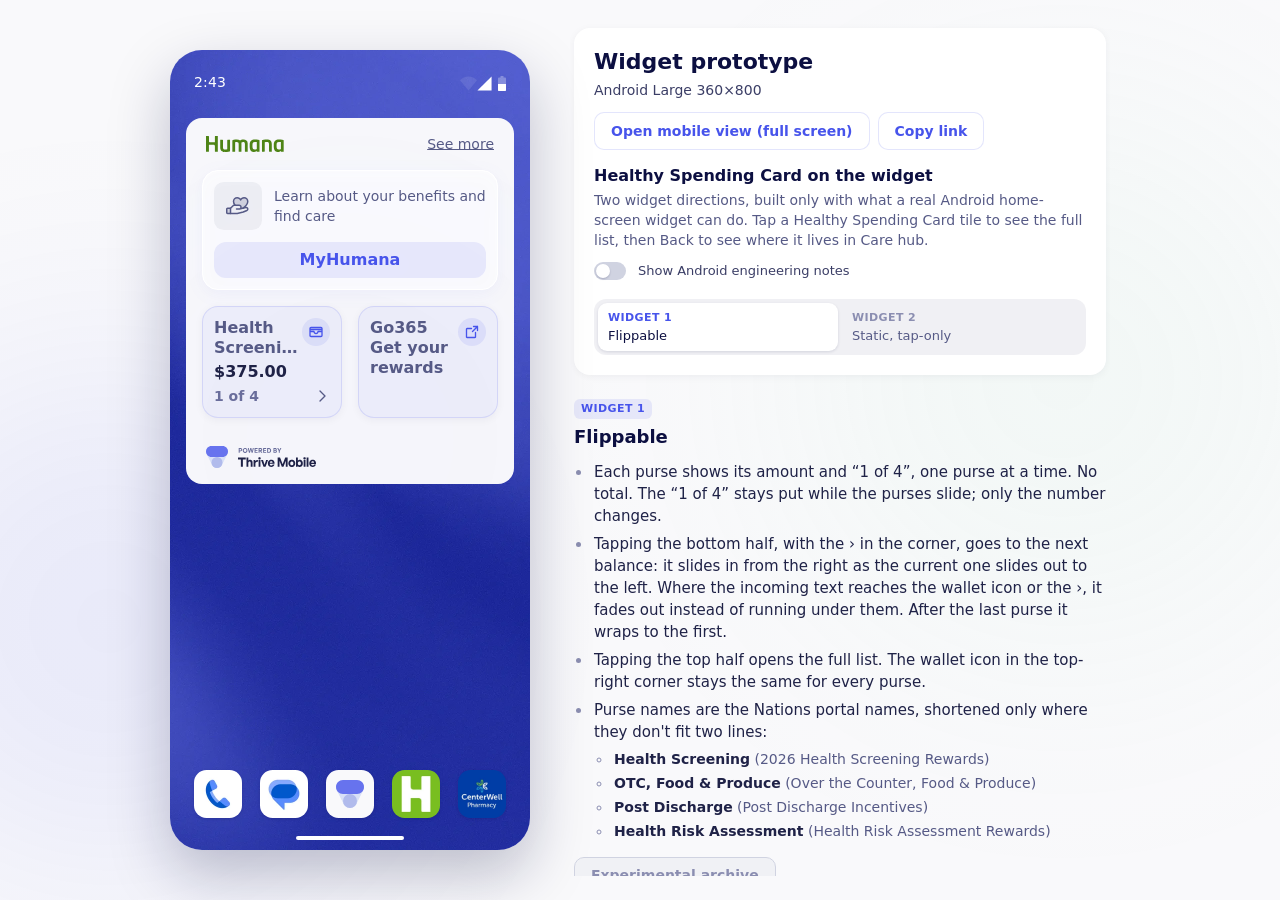
<file: humana-healthyspendingcard/index.html>
<!doctype html>
<html lang="en">
<head>
  <meta charset="utf-8" />
  <meta name="viewport" content="width=device-width, initial-scale=1" />
  <!-- Added to the home screen, it opens straight into full screen with no browser UI -->
  <meta name="mobile-web-app-capable" content="yes" />
  <meta name="apple-mobile-web-app-capable" content="yes" />
  <meta name="apple-mobile-web-app-title" content="Humana HSC" />
  <link rel="manifest" href="manifest.webmanifest" />
  <link rel="apple-touch-icon" href="assets/app-icon/apple-touch-icon.png" />
  <script>
    // Full screen (?full, or launched from the home screen): just the phone, filling the screen.
    // Set before first paint so the notes never flash.
    if (new URLSearchParams(location.search).has("full") || navigator.standalone || matchMedia("(display-mode: standalone), (display-mode: fullscreen)").matches)
      document.documentElement.classList.add("full");
  </script>
  <title>Widget prototype · v2/link</title>
  <link rel="preconnect" href="https://api.fontshare.com" />
  <link rel="stylesheet" href="https://api.fontshare.com/v2/css?f[]=general-sans@500,600&display=swap" />
  <link rel="stylesheet" href="styles.css?v=126" />
</head>
<body>
  <main class="stage">
    <!-- Android Large frame: 360 × 800 (Figma node 2644:14146) -->
    <!-- .device reserves the phone's scaled size; the 360×800 frame inside is scaled to fit -->
    <div class="device" id="device">
    <div class="phone" id="phone">
      <img class="wallpaper" src="assets/wallpaper.webp" alt="" />

      <header class="status-bar">
        <span class="status-time" id="clock">9:30</span>
        <span class="status-icons">
          <img src="assets/status-wifi.svg" width="17" height="17" alt="" class="si-wifi" />
          <img src="assets/status-signal.svg" width="17" height="17" alt="" class="si-signal" />
          <img src="assets/status-battery.svg" width="8" height="15" alt="" class="si-battery" />
        </span>
      </header>

      <section class="widget-frame">
        <div class="widget" id="widget">
          <div class="gradient-bg" aria-hidden="true">
            <div class="blob-blue"><img src="assets/gradient-blue.svg" width="1147" height="1147" alt="" /></div>
          </div>

          <div class="widget-top-bar">
            <img src="assets/logo-humana.svg" width="78" height="20" alt="Humana" class="logo" />
            <button class="link" data-open="home" type="button">See more</button>
          </div>

          <div class="chat-frame">
            <div class="card-content">
              <div class="card">
                <div class="card-row">
                  <div class="card-icon"><img src="assets/icon-hand-heart.svg" width="24" height="24" alt="" /></div>
                  <!-- Humana's live widget copy (DSNP 2027 configuration menu, Widget tab), as in humana-fcv-forum Widget 1 -->
                  <p class="card-body">Learn about your benefits and find care</p>
                </div>
                <button class="btn-tonal" data-open="myhumana" type="button">MyHumana</button>
              </div>
            </div>

            <div class="tile-row">
              <!-- Healthy Spending Card purses (Figma 2663:16237, 2664:16248, 2664:16318).
                   Each page is one widget collection item: label, icon and hint all live
                   inside the item, the way they would in an AdapterViewFlipper / StackView. -->
              <div class="tile tile--flex" id="flexTile" role="group" aria-roledescription="carousel" aria-label="Healthy Spending Card balances" tabindex="0">
                <div class="pager" id="flexPager">
                  <div class="pager-track" id="flexTrack"><!-- pages rendered by app.js --></div>
                </div>
              </div>

              <!-- Widget 2: a plain link tile, no balances on the widget -->
              <button class="tile" id="flexLinkTile" type="button" aria-label="View your Healthy Spending Card balance">
                <span class="tile-text">
                  <span class="tile-face link-copy--ticket">
                    <span class="tile-line">Healthy</span>
                    <span class="tile-line">Spending</span>
                    <span class="tile-line">Card</span>
                  </span>
                </span>
                <span class="tile-icon"><img src="assets/icon-cardholder.svg" width="16" height="16" alt="" /></span>
              </button>

              <!-- Humana's live "Click to Visit" link (as in humana-fcv-forum Widget 1): Go365, a my2.humana.com link,
                   which opens the MyHumana app and its sign-in -->
              <button class="tile" id="visitTile" data-open="myhumana" type="button" aria-label="Go365: Get your rewards">
                <span class="tile-text">
                  <span class="tile-face">
                    <span class="tile-line">Go365</span>
                    <span class="tile-line">Get your</span>
                    <span class="tile-line">rewards</span>
                  </span>
                </span>
                <span class="tile-icon"><img src="assets/icon-arrow-square-out-16.svg" width="16" height="16" alt="" /></span>
              </button>
            </div>
          </div>

          <div class="powered-frame">
            <div class="powered-by">
              <img src="assets/thrive-symbol.svg" width="22" height="22" alt="" class="thrive-symbol" />
              <img src="assets/thrive-wordmark.svg" width="78.296" height="18.7072" alt="Powered by Thrive Mobile" class="thrive-wordmark" />
            </div>
            <div class="spacer-16"></div>
          </div>
        </div>
      </section>


      <div class="fill"></div>

      <!-- The member's apps: the dock from tht-demo-studio's navigator (branch navigator/voice), straight on
           the wallpaper, with Humana's apps (as in humana-fcv-forum). Thrive opens the Thrive app (Care hub) and MyHumana its sign-in; CenterWell Pharmacy is only shown. -->
      <nav class="dock" aria-label="Apps">
        <img class="dock-app" src="assets/dock/phone.webp" width="48" height="48" alt="Phone" />
        <img class="dock-app" src="assets/dock/messages.webp" width="48" height="48" alt="Messages" />
        <button class="dock-app dock-app--thrive" id="dockThrive" type="button" aria-label="Thrive"><img src="assets/dock/thrive-symbol.svg" width="24" height="24" alt="" /></button>
        <button class="dock-app" id="dockClient" type="button" aria-label="MyHumana"><img src="assets/dock/myhumana.webp" width="48" height="48" alt="" /></button>
        <img class="dock-app" src="assets/dock/centerwell-pharmacy.webp" width="48" height="48" alt="CenterWell Pharmacy" />
      </nav>

      <!-- Simulated app launch (opened from widget taps) -->
      <div class="app-screen" id="appScreen" aria-hidden="true">
        <div class="ch-bg" aria-hidden="true">
          <div class="ch-blob ch-blob--green"><img src="assets/carehub/gradient-green.svg" alt="" /></div>
          <div class="ch-blob ch-blob--blue"><img src="assets/carehub/gradient-blue.svg" alt="" /></div>
        </div>
        <div class="app-bar">
          <button class="app-back" id="appBack" type="button" aria-label="Back"><img src="assets/carehub/icon-arrow-left.svg" width="24" height="24" alt="" /></button>
          <span class="app-title" id="appTitle">Care hub</span>
          <button class="app-help" id="appHelp" type="button">Need help?</button>
        </div>
        <div class="app-body" id="appBody"></div>
        <nav class="app-nav" id="appNav" aria-label="App">
          <button type="button" data-tab="home"><img src="assets/carehub/nav-house.svg" width="24" height="24" alt="" /><span>Home</span></button>
          <button type="button" data-tab="perks"><img src="assets/carehub/nav-tag.svg" width="24" height="24" alt="" /><span>Perks</span></button>
          <button type="button" data-tab="carehub" class="is-active"><img src="assets/carehub/nav-bookmark.svg" width="24" height="24" alt="" /><span>Care hub</span></button>
          <button type="button" data-tab="account"><img src="assets/carehub/nav-user.svg" width="24" height="24" alt="" /><span>Account</span></button>
        </nav>
      </div>

      <!-- Android dialer and call screen, ported from tht-demo-studio (Figma "M5 - call dialer" /
           "M5 - call calling / connected / ended"). A call tile opens the dialer with the line filled in;
           Call → calling → connected (live timer) → End call → call ended → back to where it started.
           Nothing here places a real call. -->
      <div class="dialer" id="dialer" data-state="dial" aria-hidden="true">
        <div class="dl-view dl-view--dial">
          <h2 class="visually-hidden">Phone dialer</h2>
          <ul class="dl-items">
            <li class="t-android-label"><img src="assets/dialer/person-add.svg" width="20" height="20" alt="" />Create new contact</li>
            <li class="t-android-label"><img src="assets/dialer/person-add.svg" width="20" height="20" alt="" />Add to a contact</li>
            <li class="t-android-label"><img src="assets/dialer/message.svg" width="20" height="20" alt="" />Send a message</li>
          </ul>
          <section class="dl-panel" aria-label="Keypad">
            <div class="dl-display">
              <img src="assets/dialer/more-vert.svg" width="20" height="20" alt="" />
              <p class="dl-fit t-android-title" id="dlName"><span>Humana Member Services</span></p>
              <img src="assets/dialer/backspace.svg" width="20" height="20" alt="" />
            </div>
            <div class="dl-keypad" id="dlKeypad"><!-- keys rendered by app.js --></div>
            <div class="dl-cta">
              <button class="dl-call t-android-label" id="dlCall" type="button"><img src="assets/dialer/call.svg" width="20" height="20" alt="" />Call</button>
            </div>
          </section>
        </div>
        <div class="dl-view dl-view--call">
          <div class="dl-top">
            <img src="assets/dialer/user-icon.svg" width="80" height="80" alt="" />
            <p class="dl-status t-android-body" id="dlStatus" aria-live="polite">Calling...</p>
            <p class="dl-fit t-android-title" id="dlCaller"><span>Humana Member Services</span></p>
            <p class="dl-fit t-android-headline" id="dlNumber"><span>1-800-555-0142</span></p>
          </div>
          <section class="dl-panel dl-panel--call">
            <div class="dl-controls">
              <div class="dl-control"><span><img src="assets/dialer/dialpad.svg" width="20" height="20" alt="" /></span><span class="t-android-label">Keypad</span></div>
              <div class="dl-control"><span><img src="assets/dialer/mic-off.svg" width="20" height="20" alt="" /></span><span class="t-android-label">Mute</span></div>
              <div class="dl-control"><span><img src="assets/dialer/volume-up.svg" width="20" height="20" alt="" /></span><span class="t-android-label">Speaker</span></div>
              <div class="dl-control"><span><img src="assets/dialer/more-vert.svg" width="20" height="20" alt="" /></span><span class="t-android-label">More</span></div>
            </div>
            <div class="dl-cta dl-cta--end">
              <button class="dl-end" id="dlEnd" type="button" aria-label="End call"><img src="assets/dialer/call-end.svg" width="32" height="32" alt="" /></button>
            </div>
          </section>
        </div>
      </div>

      <div class="toast" id="toast" role="status"></div>

      <!-- In the app: pulses at the bottom edge, around the gesture handle, after a tap that goes nowhere -->
      <div class="home-pulse" id="homePulse" aria-hidden="true"><i></i></div>

      <footer class="gesture-bar" id="gestureBar" title="Tap to go home"><span class="handle"></span></footer>
    </div>
    </div>

    <aside class="notes">
      <div class="notes-intro">
      <h1>Widget prototype</h1>
      <p>Android Large 360×800</p>
      <div class="full-actions">
        <button class="reset" id="openMobileView" type="button">Open mobile view (full screen)</button>
        <button class="reset" id="shareMobileView" type="button">Copy link</button>
      </div>
      <h2 class="notes-h2">Healthy Spending Card on the widget</h2>
      <p class="notes-sub">Two widget directions, built only with what a real Android home-screen widget can do. Tap a Healthy Spending Card tile to see the full list, then Back to see where it lives in Care hub.</p>
      <label class="android-toggle">
        <input type="checkbox" id="androidToggle" role="switch" />
        <span class="android-toggle-track" aria-hidden="true"></span>
        <span>Show Android engineering notes</span>
      </label>

      <div class="widget-switch" id="widgetSwitch" role="radiogroup" aria-label="Widget">
        <label><input type="radio" name="widget" value="1" checked /><span><b>Widget 1</b>Flippable</span></label>
        <label><input type="radio" name="widget" value="2" /><span><b>Widget 2</b>Static, tap-only</span></label>
      </div>
      </div>

      <section class="widget-section w1-only" aria-labelledby="w1Title">
        <div class="widget-section-head">
          <h2 class="widget-section-title" id="w1Title"><span class="widget-num">Widget 1</span>Flippable</h2>
          <!-- Other Widget 1 looks live in ../molina-flexcard/archive/ -->
          <div class="look-chips" id="lookControls" hidden><label><input type="radio" name="ctl" value="v4-right" checked /></label></div>
        </div>
        <div class="look-points" data-for="v4-right">
          <ul class="widget-points">
            <li>Each purse shows its amount and &ldquo;1 of 4&rdquo;, one purse at a time. No total. The &ldquo;1 of 4&rdquo; stays put while the purses slide; only the number changes.</li>
            <li>Tapping the bottom half, with the &rsaquo; in the corner, goes to the next balance: it slides in from the right as the current one slides out to the left. Where the incoming text reaches the wallet icon or the &rsaquo;, it fades out instead of running under them. After the last purse it wraps to the first.</li>
            <li>Tapping the top half opens the full list. The wallet icon in the top-right corner stays the same for every purse.</li>
            <li>Purse names are the Nations portal names, shortened only where they don't fit two lines:
              <ul>
                <li><b>Health Screening</b> (2026 Health Screening Rewards)</li>
                <li><b>OTC, Food &amp; Produce</b> (Over the Counter, Food &amp; Produce)</li>
                <li><b>Post Discharge</b> (Post Discharge Incentives)</li>
                <li><b>Health Risk Assessment</b> (Health Risk Assessment Rewards)</li>
              </ul>
            </li>
          </ul>
          <p class="notes-android"><i>Android</i>&lt;AdapterViewFlipper&gt; fed by a RemoteViewsService, one item per purse, horizontal slide: inAnimation and outAnimation are objectAnimator XMLs on translationX (in from the right, out to the left), set on the flipper in the widget layout. The fades by the icon and the &rsaquo; are ImageViews with radial gradient shape drawables (tile colour → transparent), placed outside the flipper, under the icon and the &rsaquo;. The flip control is a view outside the flipper: tap → broadcast → partiallyUpdateAppWidget() with showNext(). Everything else on the tile shares one setOnClickPendingIntent → Care hub › Healthy Spending Card. Two views stacked in the tile: the top half carries the Care hub PendingIntent, the bottom half a fill-in intent → showNext(). "1 of 4" is a static TextView outside the flipper, updated with setTextViewText() in the same partiallyUpdateAppWidget() call as showNext(). The wallet icon is a static ImageView outside the flipper and never changes.</p>
        </div>
        <!-- Earlier Widget 1 iterations (labels, StackView, other animations and next controls).
             Kept wired up so the defaults still apply; browse them at ../molina-flexcard/archive/. -->
        <div class="archived-controls" hidden>

      <fieldset class="hint-group" id="namesControls">
        <legend>Purse labels on the widget</legend>
        <label><input type="radio" name="names" value="short" checked />
          <span class="opt">
            <b class="opt-title">Short labels</b>
            <span class="opt-android"><i>Android</i>Needs a short display name per purse from Humana / Nations, since the API names are long.</span>
            <span class="opt-desc">The Nations portal names, trimmed only where they don't fit 2 lines: Health Screening, OTC, Food &amp; Produce, Post Discharge, Health Risk Assessment. No total.</span>
          </span>
        </label>
        <label><input type="radio" name="names" value="portal" />
          <span class="opt">
            <b class="opt-title">Nations portal names</b>
            <span class="opt-android"><i>Android</i>Names from the Nations API as-is, in a TextView with maxLines="2" and ellipsize="end".</span>
            <span class="opt-desc">The same 4 purses and names as the Healthy Spending Card page. At this tile width most names get cut off.</span>
          </span>
        </label>
      </fieldset>

      <fieldset class="hint-group" id="modeControls">
        <legend>Built with</legend>
        <label><input type="radio" name="mode" value="flipper" checked />
          <span class="opt">
            <b class="opt-title">AdapterViewFlipper <span class="opt-tag">default</span></b>
            <span class="opt-android"><i>Android</i>&lt;AdapterViewFlipper&gt; fed by a RemoteViewsService. Next tap → setOnClickFillInIntent → broadcast → showNext(). Card tap → opens Healthy Spending Card balances in Care hub.</span>
            <span class="opt-desc">One purse at a time. A small control moves to the next purse; tapping anywhere else on the card opens the full list. Swiping isn't possible.</span>
          </span>
        </label>
        <div class="sub-options" id="flipOptions">
          <span class="sub-label">Flipper animation</span>
          <label><input type="radio" name="flip" value="slide" checked />
            <span class="opt">
              <b class="opt-title">Vertical slide</b>
              <span class="opt-android"><i>Android</i>inAnimation: translationY 88dp → 0 · outAnimation: translationY 0 → −88dp · 450ms</span>
              <span class="opt-desc">The purse slides up and out, and the next one slides in from below.</span>
            </span>
          </label>
          <label><input type="radio" name="flip" value="fade" />
            <span class="opt">
              <b class="opt-title">Crossfade</b>
              <span class="opt-android"><i>Android</i>inAnimation: alpha 0 → 1 · outAnimation: alpha 1 → 0 · 350ms</span>
              <span class="opt-desc">The old purse fades out while the next fades in, with no movement.</span>
            </span>
          </label>
          <label><input type="radio" name="flip" value="pop" />
            <span class="opt">
              <b class="opt-title">Pop / zoom</b>
              <span class="opt-android"><i>Android</i>out: scaleX/Y 1 → 0.8 + alpha 1 → 0 (180ms) · in: scaleX/Y 0.8 → 1 + alpha 0 → 1 (340ms, startOffset 120ms, overshoot interpolator)</span>
              <span class="opt-desc">The old purse shrinks away and the next grows in with a small bounce.</span>
            </span>
          </label>
          <label><input type="radio" name="flip" value="prism" />
            <span class="opt">
              <b class="opt-title">Prism revolve</b>
              <span class="opt-android"><i>Android</i>out: pivotY bottom, rotationX 0 → 120 · in: pivotY top, rotationX −120 → 0, plus translationY/scale keyframes to fake depth (widgets have no z). Tap zones: 3 views per item (top / bottom / icon), each with its own fill-in intent. Approximate. Going back needs a second, reversed flipper.</span>
              <span class="opt-desc">The purses are the faces of a turning prism joined at their top and bottom edges (3 purses make a triangle, 4 a square). Tap the top half to go back, the bottom half (or the dots) to go forward, or the purse icon to open the app.</span>
            </span>
          </label>
          <label><input type="radio" name="flip" value="rise" />
            <span class="opt">
              <b class="opt-title">Combo · Rise + fade</b>
              <span class="opt-android"><i>Android</i>in: translationY 12dp → 0 + alpha 0 → 1 (startOffset 80ms) · out: translationY 0 → −12dp + alpha 1 → 0 · ~320ms</span>
              <span class="opt-desc">A short lift while fading. A subtler slide.</span>
            </span>
          </label>
        </div>
        <div class="sub-options" id="ctlOptions">
          <span class="sub-label">Next control <em id="ctlNote"></em></span>
          <label><input type="radio" name="ctl" value="caption" />
            <span class="opt">
              <b class="opt-title">Count under the icon</b>
              <span class="opt-android"><i>Android</i>A TextView under the purse icon inside each flipper item, set in getViewAt(position) ("2 of 3"), so it always matches the purse shown. android:autoStart="true" + flipInterval="5000". The whole item keeps one fill-in intent that opens Care hub › Healthy Spending Card.</span>
              <span class="opt-desc">No next control: "1 of 4" under the purse icon says how many balances there are. Purses change every 5 seconds and a tap opens the full list, so the tile has one action. Members can't pause the rotation on a widget, so keep the interval generous.</span>
            </span>
          </label>
          <label><input type="radio" name="ctl" value="rail" />
            <span class="opt">
              <b class="opt-title">Side rail</b>
              <span class="opt-android"><i>Android</i>Horizontal LinearLayout: the flipper + a static ImageButton/TextView strip outside it. Strip tap → broadcast → partiallyUpdateAppWidget() with showNext(flipperId) + setTextViewText(counter). Expect a short lag (~100–300ms). The counter lives outside the flipper and can't follow its own auto-advance, so auto-advance is off with the rail.</span>
              <span class="opt-desc">A full-height strip on the right edge, styled as a Design Library tertiary icon button (no fill, divider line, 20px brand arrow, count in Tiny/Bold), is the only "next" target, so the rest of the card clearly opens the list. Its ↓ means "next"; the › after the name means "open the list". No room for the purse icon at this tile width.</span>
            </span>
          </label>
          <label><input type="radio" name="ctl" value="chip" />
            <span class="opt">
              <b class="opt-title">Counter chip</b>
              <span class="opt-android"><i>Android</i>TextView + ImageView on a rounded background inside each item. getViewAt(position) sets its text ("2/3"), so it stays right after auto-advance. Same fill-in intent as the dots.</span>
              <span class="opt-desc">A Design Library chip (label only) with "1/4" in the bottom-right corner. It looks tappable and says how many balances there are. The full chip with a caret icon doesn't fit next to the amount.</span>
            </span>
          </label>
          <label><input type="radio" name="ctl" value="button" />
            <span class="opt">
              <b class="opt-title">Arrow button</b>
              <span class="opt-android"><i>Android</i>ImageButton with a filled circle background inside each item. Same fill-in intent as the dots.</span>
              <span class="opt-desc">Design Library buttonIcon (Primary · Brand · Small, 32px) with a down arrow, under the purse icon. Clearly tappable, but it doesn't say how many balances there are.</span>
            </span>
          </label>
          <label><input type="radio" name="ctl" value="dots" />
            <span class="opt">
              <b class="opt-title">Page dots <span class="opt-tag opt-tag--muted">previous</span></b>
              <span class="opt-android"><i>Android</i>One ImageView per purse inside each item, highlighted in getViewAt(position). Same fill-in intent.</span>
              <span class="opt-desc">Dots under the purse icon. Compact, but members may not know to tap them.</span>
            </span>
          </label>
        </div>
        <label><input type="radio" name="mode" value="stack" />
          <span class="opt">
            <b class="opt-title">StackView</b>
            <span class="opt-android"><i>Android</i>&lt;StackView&gt; fed by a RemoteViewsService. The launcher handles the swipe and plays the built-in deck animation, which can't be customized. Card tap → setOnClickFillInIntent → opens the app.</span>
            <span class="opt-desc">Purses are a real deck of cards. Swipe up and the top card flies off while the next one moves forward. Swipe down to bring it back. There's no arrow, because the swipe is the gesture.</span>
          </span>
        </label>
      </fieldset>

      <fieldset class="hint-group" id="hintControls">
        <legend>Hints</legend>
        <label><input type="checkbox" data-hint="cue" checked />
          <span class="opt">
            <b class="opt-title">"Opens" cue</b>
            <span class="opt-android"><i>Android</i>An ImageView (›) after the label TextView inside each item. The item's own fill-in intent still opens Care hub.</span>
            <span class="opt-desc">A › after the purse name, like a list row, so tapping the card reads as "open the full list". The side rail uses a down arrow (move) rather than a chevron, so the two don't read as the same thing.</span>
          </span>
        </label>
        <label><input type="checkbox" data-hint="dots" />
          <span class="opt">
            <b class="opt-title">Page dots (StackView) <em id="dotsNote"></em></b>
            <span class="opt-android"><i>Android</i>One ImageView per purse inside each item layout. getViewAt(position) highlights that item's own dot, so they stay correct after a swipe or auto-advance.</span>
            <span class="opt-desc">Replaces the arrow and shows how many purses there are and which one is showing.</span>
          </span>
        </label>
        <label><input type="checkbox" data-hint="auto" />
          <span class="opt">
            <b class="opt-title">Auto-advance <em id="autoNote"></em></b>
            <span class="opt-android"><i>Android</i>Flipper: android:autoStart="true" + android:flipInterval="5000", and stopFlipping() after the first tap. StackView: android:autoAdvanceViewId in the appwidget-provider XML, with the launcher choosing the interval.</span>
            <span class="opt-desc">Cycles through the purses until the member interacts.</span>
          </span>
        </label>
      </fieldset>

      <div class="notes-actions">
        <button class="reset reset--primary" id="hintRecommended" type="button">Try recommended</button>
        <button class="reset" id="hintFigma" type="button">Previous version (dots)</button>
      </div>
        </div>
      </section>

      <section class="widget-section w2-only" aria-labelledby="w2Title">
        <h2 class="widget-section-title" id="w2Title"><span class="widget-num">Widget 2</span>Static, tap-only</h2>
        <ul class="widget-points">
          <li>Back-pocket option if Humana doesn't want balances on the widget.</li>
          <li>No flipping and no amounts: one tile, "Healthy Spending Card" (the full name, one word per line, so it fits the tile).</li>
          <li>A tap opens the Healthy Spending Card page in Care hub.</li>
        </ul>
        <p class="notes-android"><i>Android</i>A plain tile (TextView + ImageView) with setOnClickPendingIntent → deep link to Care hub › Healthy Spending Card. No collection widget and no balance data on the widget.</p>
        <input type="radio" name="answer" value="no" checked hidden />
      </section>


      <!-- "Dropped: not possible on Android widgets" (content peek, nudge animation) lives in the archive -->
      <div class="notes-archive">
        <a class="archive-btn" href="../molina-flexcard/archive/" aria-describedby="archiveHint">Experimental archive</a>
        <span class="archive-hint" id="archiveHint" role="tooltip">Earlier iterations of the flippable card: other looks, controls and animations, plus what was dropped because Android widgets can’t do it</span>
      </div>

    </aside>
  </main>
  <script src="fullscreen-guide.js?v=3"></script>
  <script src="mobile-view-share.js?v=3"></script>
  <script src="app.js?v=132"></script>
</body>
</html>
</file>
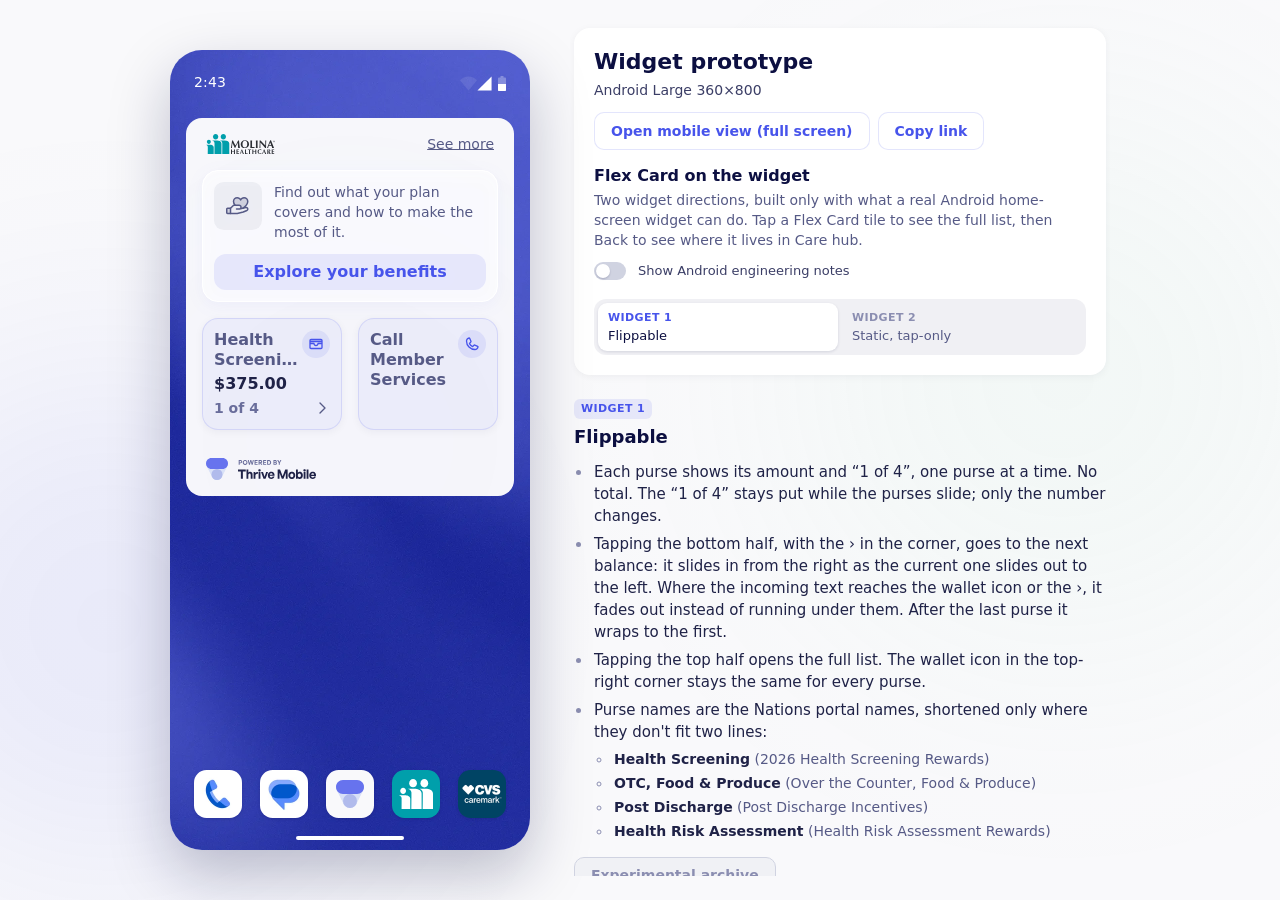
<file: molina-flexcard/index.html>
<!doctype html>
<html lang="en">
<head>
  <meta charset="utf-8" />
  <meta name="viewport" content="width=device-width, initial-scale=1" />
  <!-- Added to the home screen, it opens straight into full screen with no browser UI -->
  <meta name="mobile-web-app-capable" content="yes" />
  <meta name="apple-mobile-web-app-capable" content="yes" />
  <meta name="apple-mobile-web-app-title" content="Molina Flex" />
  <link rel="manifest" href="manifest.webmanifest" />
  <link rel="apple-touch-icon" href="assets/app-icon/apple-touch-icon.png" />
  <script>
    // Full screen (?full, or launched from the home screen): just the phone, filling the screen.
    // Set before first paint so the notes never flash.
    if (new URLSearchParams(location.search).has("full") || navigator.standalone || matchMedia("(display-mode: standalone), (display-mode: fullscreen)").matches)
      document.documentElement.classList.add("full");
  </script>
  <title>Widget prototype · v2/link</title>
  <link rel="preconnect" href="https://api.fontshare.com" />
  <link rel="stylesheet" href="https://api.fontshare.com/v2/css?f[]=general-sans@500,600&display=swap" />
  <link rel="stylesheet" href="styles.css?v=124" />
</head>
<body>
  <main class="stage">
    <!-- Android Large frame: 360 × 800 (Figma node 2644:14146) -->
    <!-- .device reserves the phone's scaled size; the 360×800 frame inside is scaled to fit -->
    <div class="device" id="device">
    <div class="phone" id="phone">
      <img class="wallpaper" src="assets/wallpaper.webp" alt="" />

      <header class="status-bar">
        <span class="status-time" id="clock">9:30</span>
        <span class="status-icons">
          <img src="assets/status-wifi.svg" width="17" height="17" alt="" class="si-wifi" />
          <img src="assets/status-signal.svg" width="17" height="17" alt="" class="si-signal" />
          <img src="assets/status-battery.svg" width="8" height="15" alt="" class="si-battery" />
        </span>
      </header>

      <section class="widget-frame">
        <div class="widget" id="widget">
          <div class="gradient-bg" aria-hidden="true">
            <div class="blob-blue"><img src="assets/gradient-blue.svg" width="1147" height="1147" alt="" /></div>
          </div>

          <div class="widget-top-bar">
            <img src="assets/logo-molina.svg" width="68.637" height="20" alt="Molina Healthcare" class="logo" />
            <button class="link" data-open="home" type="button">See more</button>
          </div>

          <div class="chat-frame">
            <div class="card-content">
              <div class="card">
                <div class="card-row">
                  <div class="card-icon"><img src="assets/icon-hand-heart.svg" width="24" height="24" alt="" /></div>
                  <p class="card-body">Find out what your plan covers and how to make the most of it.</p>
                </div>
                <button class="btn-tonal" data-open="home" type="button">Explore your benefits</button>
              </div>
            </div>

            <div class="tile-row">
              <!-- Flex Card purses (Figma 2663:16237, 2664:16248, 2664:16318).
                   Each page is one widget collection item: label, icon and hint all live
                   inside the item, the way they would in an AdapterViewFlipper / StackView. -->
              <div class="tile tile--flex" id="flexTile" role="group" aria-roledescription="carousel" aria-label="Flex Card balances" tabindex="0">
                <div class="pager" id="flexPager">
                  <div class="pager-track" id="flexTrack"><!-- pages rendered by app.js --></div>
                </div>
              </div>

              <!-- Widget 2: a plain link tile, no balances on the widget -->
              <button class="tile" id="flexLinkTile" type="button">
                <span class="tile-text">
                  <span class="tile-face link-copy--ticket">
                    <span class="tile-line">View your</span>
                    <span class="tile-line">Flex Card</span>
                    <span class="tile-line">balance</span>
                  </span>
                </span>
                <span class="tile-icon"><img src="assets/icon-cardholder.svg" width="16" height="16" alt="" /></span>
              </button>

              <button class="tile" id="callTile" type="button">
                <span class="tile-text">
                  <span class="tile-face">
                    <span class="tile-line">Call</span>
                    <span class="tile-line">Member</span>
                    <span class="tile-line">Services</span>
                  </span>
                </span>
                <span class="tile-icon"><img src="assets/icon-phone.svg" width="16" height="16" alt="" /></span>
              </button>
            </div>
          </div>

          <div class="powered-frame">
            <div class="powered-by">
              <img src="assets/thrive-symbol.svg" width="22" height="22" alt="" class="thrive-symbol" />
              <img src="assets/thrive-wordmark.svg" width="78.296" height="18.7072" alt="Powered by Thrive Mobile" class="thrive-wordmark" />
            </div>
            <div class="spacer-16"></div>
          </div>
        </div>
      </section>


      <div class="fill"></div>

      <!-- The member's apps: the dock from tht-demo-studio's navigator (branch navigator/voice), straight on
           the wallpaper, with Molina's apps (as in humana-fcv-forum). Thrive opens the Thrive app (Care hub); My Molina isn't mocked here; CVS Caremark is only shown. -->
      <nav class="dock" aria-label="Apps">
        <img class="dock-app" src="assets/dock/phone.webp" width="48" height="48" alt="Phone" />
        <img class="dock-app" src="assets/dock/messages.webp" width="48" height="48" alt="Messages" />
        <button class="dock-app dock-app--thrive" id="dockThrive" type="button" aria-label="Thrive"><img src="assets/dock/thrive-symbol.svg" width="24" height="24" alt="" /></button>
        <button class="dock-app dock-app--molina" id="dockClient" type="button" aria-label="My Molina"><img src="assets/carehub/app-molina-mark.svg" width="34" height="29" alt="" /></button>
        <img class="dock-app" src="assets/carehub/app-cvs.webp" width="48" height="48" alt="CVS Caremark" />
      </nav>

      <!-- Simulated app launch (opened from widget taps) -->
      <div class="app-screen" id="appScreen" aria-hidden="true">
        <div class="ch-bg" aria-hidden="true">
          <div class="ch-blob ch-blob--green"><img src="assets/carehub/gradient-green.svg" alt="" /></div>
          <div class="ch-blob ch-blob--blue"><img src="assets/carehub/gradient-blue.svg" alt="" /></div>
        </div>
        <div class="app-bar">
          <button class="app-back" id="appBack" type="button" aria-label="Back"><img src="assets/carehub/icon-arrow-left.svg" width="24" height="24" alt="" /></button>
          <span class="app-title" id="appTitle">Care hub</span>
          <button class="app-help" id="appHelp" type="button">Need help?</button>
        </div>
        <div class="app-body" id="appBody"></div>
        <nav class="app-nav" id="appNav" aria-label="App">
          <button type="button" data-tab="home"><img src="assets/carehub/nav-house.svg" width="24" height="24" alt="" /><span>Home</span></button>
          <button type="button" data-tab="perks"><img src="assets/carehub/nav-tag.svg" width="24" height="24" alt="" /><span>Perks</span></button>
          <button type="button" data-tab="carehub" class="is-active"><img src="assets/carehub/nav-bookmark.svg" width="24" height="24" alt="" /><span>Care hub</span></button>
          <button type="button" data-tab="account"><img src="assets/carehub/nav-user.svg" width="24" height="24" alt="" /><span>Account</span></button>
        </nav>
      </div>

      <!-- Android dialer and call screen, ported from tht-demo-studio (Figma "M5 - call dialer" /
           "M5 - call calling / connected / ended"). A call tile opens the dialer with the line filled in;
           Call → calling → connected (live timer) → End call → call ended → back to where it started.
           Nothing here places a real call. -->
      <div class="dialer" id="dialer" data-state="dial" aria-hidden="true">
        <div class="dl-view dl-view--dial">
          <h2 class="visually-hidden">Phone dialer</h2>
          <ul class="dl-items">
            <li class="t-android-label"><img src="assets/dialer/person-add.svg" width="20" height="20" alt="" />Create new contact</li>
            <li class="t-android-label"><img src="assets/dialer/person-add.svg" width="20" height="20" alt="" />Add to a contact</li>
            <li class="t-android-label"><img src="assets/dialer/message.svg" width="20" height="20" alt="" />Send a message</li>
          </ul>
          <section class="dl-panel" aria-label="Keypad">
            <div class="dl-display">
              <img src="assets/dialer/more-vert.svg" width="20" height="20" alt="" />
              <p class="dl-fit t-android-title" id="dlName"><span>Molina Member Services</span></p>
              <img src="assets/dialer/backspace.svg" width="20" height="20" alt="" />
            </div>
            <div class="dl-keypad" id="dlKeypad"><!-- keys rendered by app.js --></div>
            <div class="dl-cta">
              <button class="dl-call t-android-label" id="dlCall" type="button"><img src="assets/dialer/call.svg" width="20" height="20" alt="" />Call</button>
            </div>
          </section>
        </div>
        <div class="dl-view dl-view--call">
          <div class="dl-top">
            <img src="assets/dialer/user-icon.svg" width="80" height="80" alt="" />
            <p class="dl-status t-android-body" id="dlStatus" aria-live="polite">Calling...</p>
            <p class="dl-fit t-android-title" id="dlCaller"><span>Molina Member Services</span></p>
            <p class="dl-fit t-android-headline" id="dlNumber"><span>1-800-555-0142</span></p>
          </div>
          <section class="dl-panel dl-panel--call">
            <div class="dl-controls">
              <div class="dl-control"><span><img src="assets/dialer/dialpad.svg" width="20" height="20" alt="" /></span><span class="t-android-label">Keypad</span></div>
              <div class="dl-control"><span><img src="assets/dialer/mic-off.svg" width="20" height="20" alt="" /></span><span class="t-android-label">Mute</span></div>
              <div class="dl-control"><span><img src="assets/dialer/volume-up.svg" width="20" height="20" alt="" /></span><span class="t-android-label">Speaker</span></div>
              <div class="dl-control"><span><img src="assets/dialer/more-vert.svg" width="20" height="20" alt="" /></span><span class="t-android-label">More</span></div>
            </div>
            <div class="dl-cta dl-cta--end">
              <button class="dl-end" id="dlEnd" type="button" aria-label="End call"><img src="assets/dialer/call-end.svg" width="32" height="32" alt="" /></button>
            </div>
          </section>
        </div>
      </div>

      <div class="toast" id="toast" role="status"></div>

      <!-- In the app: pulses at the bottom edge, around the gesture handle, after a tap that goes nowhere -->
      <div class="home-pulse" id="homePulse" aria-hidden="true"><i></i></div>

      <footer class="gesture-bar" id="gestureBar" title="Tap to go home"><span class="handle"></span></footer>
    </div>
    </div>

    <aside class="notes">
      <div class="notes-intro">
      <h1>Widget prototype</h1>
      <p>Android Large 360×800</p>
      <div class="full-actions">
        <button class="reset" id="openMobileView" type="button">Open mobile view (full screen)</button>
        <button class="reset" id="shareMobileView" type="button">Copy link</button>
      </div>
      <h2 class="notes-h2">Flex Card on the widget</h2>
      <p class="notes-sub">Two widget directions, built only with what a real Android home-screen widget can do. Tap a Flex Card tile to see the full list, then Back to see where it lives in Care hub.</p>
      <label class="android-toggle">
        <input type="checkbox" id="androidToggle" role="switch" />
        <span class="android-toggle-track" aria-hidden="true"></span>
        <span>Show Android engineering notes</span>
      </label>

      <div class="widget-switch" id="widgetSwitch" role="radiogroup" aria-label="Widget">
        <label><input type="radio" name="widget" value="1" checked /><span><b>Widget 1</b>Flippable</span></label>
        <label><input type="radio" name="widget" value="2" /><span><b>Widget 2</b>Static, tap-only</span></label>
      </div>
      </div>

      <section class="widget-section w1-only" aria-labelledby="w1Title">
        <div class="widget-section-head">
          <h2 class="widget-section-title" id="w1Title"><span class="widget-num">Widget 1</span>Flippable</h2>
          <!-- Other Widget 1 looks (Bottom caret, Dividers, Corner tab, Page turn) moved to archive/ (cards under Next control) -->
          <div class="look-chips" id="lookControls" hidden><label><input type="radio" name="ctl" value="v4-right" checked /></label></div>
        </div>
        <div class="look-points" data-for="v4-right">
          <ul class="widget-points">
            <li>Each purse shows its amount and &ldquo;1 of 4&rdquo;, one purse at a time. No total. The &ldquo;1 of 4&rdquo; stays put while the purses slide; only the number changes.</li>
            <li>Tapping the bottom half, with the &rsaquo; in the corner, goes to the next balance: it slides in from the right as the current one slides out to the left. Where the incoming text reaches the wallet icon or the &rsaquo;, it fades out instead of running under them. After the last purse it wraps to the first.</li>
            <li>Tapping the top half opens the full list. The wallet icon in the top-right corner stays the same for every purse.</li>
            <li>Purse names are the Nations portal names, shortened only where they don't fit two lines:
              <ul>
                <li><b>Health Screening</b> (2026 Health Screening Rewards)</li>
                <li><b>OTC, Food &amp; Produce</b> (Over the Counter, Food &amp; Produce)</li>
                <li><b>Post Discharge</b> (Post Discharge Incentives)</li>
                <li><b>Health Risk Assessment</b> (Health Risk Assessment Rewards)</li>
              </ul>
            </li>
          </ul>
          <p class="notes-android"><i>Android</i>&lt;AdapterViewFlipper&gt; fed by a RemoteViewsService, one item per purse, horizontal slide: inAnimation and outAnimation are objectAnimator XMLs on translationX (in from the right, out to the left), set on the flipper in the widget layout. The fades by the icon and the &rsaquo; are ImageViews with radial gradient shape drawables (tile colour → transparent), placed outside the flipper, under the icon and the &rsaquo;. The flip control is a view outside the flipper: tap → broadcast → partiallyUpdateAppWidget() with showNext(). Everything else on the tile shares one setOnClickPendingIntent → Care hub › Flex card. Two views stacked in the tile: the top half carries the Care hub PendingIntent, the bottom half a fill-in intent → showNext(). "1 of 4" is a static TextView outside the flipper, updated with setTextViewText() in the same partiallyUpdateAppWidget() call as showNext(). The wallet icon is a static ImageView outside the flipper and never changes.</p>
        </div>
        <!-- Earlier Widget 1 iterations (labels, StackView, other animations and next controls).
             Kept wired up so the defaults still apply; browse them at archive/. -->
        <div class="archived-controls" hidden>

      <fieldset class="hint-group" id="namesControls">
        <legend>Purse labels on the widget</legend>
        <label><input type="radio" name="names" value="short" checked />
          <span class="opt">
            <b class="opt-title">Short labels</b>
            <span class="opt-android"><i>Android</i>Needs a short display name per purse from Molina / Nations, since the API names are long.</span>
            <span class="opt-desc">The Nations portal names, trimmed only where they don't fit 2 lines: Health Screening, OTC, Food &amp; Produce, Post Discharge, Health Risk Assessment. No total.</span>
          </span>
        </label>
        <label><input type="radio" name="names" value="portal" />
          <span class="opt">
            <b class="opt-title">Nations portal names</b>
            <span class="opt-android"><i>Android</i>Names from the Nations API as-is, in a TextView with maxLines="2" and ellipsize="end".</span>
            <span class="opt-desc">The same 4 purses and names as the Flex card page. At this tile width most names get cut off.</span>
          </span>
        </label>
      </fieldset>

      <fieldset class="hint-group" id="modeControls">
        <legend>Built with</legend>
        <label><input type="radio" name="mode" value="flipper" checked />
          <span class="opt">
            <b class="opt-title">AdapterViewFlipper <span class="opt-tag">default</span></b>
            <span class="opt-android"><i>Android</i>&lt;AdapterViewFlipper&gt; fed by a RemoteViewsService. Next tap → setOnClickFillInIntent → broadcast → showNext(). Card tap → opens Flex Card balances in Care hub.</span>
            <span class="opt-desc">One purse at a time. A small control moves to the next purse; tapping anywhere else on the card opens the full list. Swiping isn't possible.</span>
          </span>
        </label>
        <div class="sub-options" id="flipOptions">
          <span class="sub-label">Flipper animation</span>
          <label><input type="radio" name="flip" value="slide" checked />
            <span class="opt">
              <b class="opt-title">Vertical slide</b>
              <span class="opt-android"><i>Android</i>inAnimation: translationY 88dp → 0 · outAnimation: translationY 0 → −88dp · 450ms</span>
              <span class="opt-desc">The purse slides up and out, and the next one slides in from below.</span>
            </span>
          </label>
          <label><input type="radio" name="flip" value="fade" />
            <span class="opt">
              <b class="opt-title">Crossfade</b>
              <span class="opt-android"><i>Android</i>inAnimation: alpha 0 → 1 · outAnimation: alpha 1 → 0 · 350ms</span>
              <span class="opt-desc">The old purse fades out while the next fades in, with no movement.</span>
            </span>
          </label>
          <label><input type="radio" name="flip" value="pop" />
            <span class="opt">
              <b class="opt-title">Pop / zoom</b>
              <span class="opt-android"><i>Android</i>out: scaleX/Y 1 → 0.8 + alpha 1 → 0 (180ms) · in: scaleX/Y 0.8 → 1 + alpha 0 → 1 (340ms, startOffset 120ms, overshoot interpolator)</span>
              <span class="opt-desc">The old purse shrinks away and the next grows in with a small bounce.</span>
            </span>
          </label>
          <label><input type="radio" name="flip" value="prism" />
            <span class="opt">
              <b class="opt-title">Prism revolve</b>
              <span class="opt-android"><i>Android</i>out: pivotY bottom, rotationX 0 → 120 · in: pivotY top, rotationX −120 → 0, plus translationY/scale keyframes to fake depth (widgets have no z). Tap zones: 3 views per item (top / bottom / icon), each with its own fill-in intent. Approximate. Going back needs a second, reversed flipper.</span>
              <span class="opt-desc">The purses are the faces of a turning prism joined at their top and bottom edges (3 purses make a triangle, 4 a square). Tap the top half to go back, the bottom half (or the dots) to go forward, or the purse icon to open the app.</span>
            </span>
          </label>
          <label><input type="radio" name="flip" value="rise" />
            <span class="opt">
              <b class="opt-title">Combo · Rise + fade</b>
              <span class="opt-android"><i>Android</i>in: translationY 12dp → 0 + alpha 0 → 1 (startOffset 80ms) · out: translationY 0 → −12dp + alpha 1 → 0 · ~320ms</span>
              <span class="opt-desc">A short lift while fading. A subtler slide.</span>
            </span>
          </label>
        </div>
        <div class="sub-options" id="ctlOptions">
          <span class="sub-label">Next control <em id="ctlNote"></em></span>
          <label><input type="radio" name="ctl" value="caption" />
            <span class="opt">
              <b class="opt-title">Count under the icon</b>
              <span class="opt-android"><i>Android</i>A TextView under the purse icon inside each flipper item, set in getViewAt(position) ("2 of 3"), so it always matches the purse shown. android:autoStart="true" + flipInterval="5000". The whole item keeps one fill-in intent that opens Care hub › Flex card.</span>
              <span class="opt-desc">No next control: "1 of 4" under the purse icon says how many balances there are. Purses change every 5 seconds and a tap opens the full list, so the tile has one action. Members can't pause the rotation on a widget, so keep the interval generous.</span>
            </span>
          </label>
          <label><input type="radio" name="ctl" value="rail" />
            <span class="opt">
              <b class="opt-title">Side rail</b>
              <span class="opt-android"><i>Android</i>Horizontal LinearLayout: the flipper + a static ImageButton/TextView strip outside it. Strip tap → broadcast → partiallyUpdateAppWidget() with showNext(flipperId) + setTextViewText(counter). Expect a short lag (~100–300ms). The counter lives outside the flipper and can't follow its own auto-advance, so auto-advance is off with the rail.</span>
              <span class="opt-desc">A full-height strip on the right edge, styled as a Design Library tertiary icon button (no fill, divider line, 20px brand arrow, count in Tiny/Bold), is the only "next" target, so the rest of the card clearly opens the list. Its ↓ means "next"; the › after the name means "open the list". No room for the purse icon at this tile width.</span>
            </span>
          </label>
          <label><input type="radio" name="ctl" value="chip" />
            <span class="opt">
              <b class="opt-title">Counter chip</b>
              <span class="opt-android"><i>Android</i>TextView + ImageView on a rounded background inside each item. getViewAt(position) sets its text ("2/3"), so it stays right after auto-advance. Same fill-in intent as the dots.</span>
              <span class="opt-desc">A Design Library chip (label only) with "1/4" in the bottom-right corner. It looks tappable and says how many balances there are. The full chip with a caret icon doesn't fit next to the amount.</span>
            </span>
          </label>
          <label><input type="radio" name="ctl" value="button" />
            <span class="opt">
              <b class="opt-title">Arrow button</b>
              <span class="opt-android"><i>Android</i>ImageButton with a filled circle background inside each item. Same fill-in intent as the dots.</span>
              <span class="opt-desc">Design Library buttonIcon (Primary · Brand · Small, 32px) with a down arrow, under the purse icon. Clearly tappable, but it doesn't say how many balances there are.</span>
            </span>
          </label>
          <label><input type="radio" name="ctl" value="dots" />
            <span class="opt">
              <b class="opt-title">Page dots <span class="opt-tag opt-tag--muted">previous</span></b>
              <span class="opt-android"><i>Android</i>One ImageView per purse inside each item, highlighted in getViewAt(position). Same fill-in intent.</span>
              <span class="opt-desc">Dots under the purse icon. Compact, but members may not know to tap them.</span>
            </span>
          </label>
        </div>
        <label><input type="radio" name="mode" value="stack" />
          <span class="opt">
            <b class="opt-title">StackView</b>
            <span class="opt-android"><i>Android</i>&lt;StackView&gt; fed by a RemoteViewsService. The launcher handles the swipe and plays the built-in deck animation, which can't be customized. Card tap → setOnClickFillInIntent → opens the app.</span>
            <span class="opt-desc">Purses are a real deck of cards. Swipe up and the top card flies off while the next one moves forward. Swipe down to bring it back. There's no arrow, because the swipe is the gesture.</span>
          </span>
        </label>
      </fieldset>

      <fieldset class="hint-group" id="hintControls">
        <legend>Hints</legend>
        <label><input type="checkbox" data-hint="cue" checked />
          <span class="opt">
            <b class="opt-title">"Opens" cue</b>
            <span class="opt-android"><i>Android</i>An ImageView (›) after the label TextView inside each item. The item's own fill-in intent still opens Care hub.</span>
            <span class="opt-desc">A › after the purse name, like a list row, so tapping the card reads as "open the full list". The side rail uses a down arrow (move) rather than a chevron, so the two don't read as the same thing.</span>
          </span>
        </label>
        <label><input type="checkbox" data-hint="dots" />
          <span class="opt">
            <b class="opt-title">Page dots (StackView) <em id="dotsNote"></em></b>
            <span class="opt-android"><i>Android</i>One ImageView per purse inside each item layout. getViewAt(position) highlights that item's own dot, so they stay correct after a swipe or auto-advance.</span>
            <span class="opt-desc">Replaces the arrow and shows how many purses there are and which one is showing.</span>
          </span>
        </label>
        <label><input type="checkbox" data-hint="auto" />
          <span class="opt">
            <b class="opt-title">Auto-advance <em id="autoNote"></em></b>
            <span class="opt-android"><i>Android</i>Flipper: android:autoStart="true" + android:flipInterval="5000", and stopFlipping() after the first tap. StackView: android:autoAdvanceViewId in the appwidget-provider XML, with the launcher choosing the interval.</span>
            <span class="opt-desc">Cycles through the purses until the member interacts.</span>
          </span>
        </label>
      </fieldset>

      <div class="notes-actions">
        <button class="reset reset--primary" id="hintRecommended" type="button">Try recommended</button>
        <button class="reset" id="hintFigma" type="button">Previous version (dots)</button>
      </div>
        </div>
      </section>

      <section class="widget-section w2-only" aria-labelledby="w2Title">
        <h2 class="widget-section-title" id="w2Title"><span class="widget-num">Widget 2</span>Static, tap-only</h2>
        <ul class="widget-points">
          <li>Back-pocket option if Molina doesn't want balances on the widget.</li>
          <li>No flipping and no amounts: one tile, "View your Flex Card balance".</li>
          <li>A tap opens the Flex card page in Care hub.</li>
        </ul>
        <p class="notes-android"><i>Android</i>A plain tile (TextView + ImageView) with setOnClickPendingIntent → deep link to Care hub › Flex card. No collection widget and no balance data on the widget.</p>
        <input type="radio" name="answer" value="no" checked hidden />
      </section>


      <!-- "Dropped: not possible on Android widgets" (content peek, nudge animation) lives in the archive -->
      <div class="notes-archive">
        <a class="archive-btn" href="archive/" aria-describedby="archiveHint">Experimental archive</a>
        <span class="archive-hint" id="archiveHint" role="tooltip">Earlier iterations: other Widget 1 looks, other controls, animations, StackView, separate Flex Card widget, and what was dropped because Android widgets can’t do it</span>
      </div>

    </aside>
  </main>
  <script src="fullscreen-guide.js?v=3"></script>
  <script src="mobile-view-share.js?v=3"></script>
  <script src="app.js?v=130"></script>
</body>
</html>
</file>
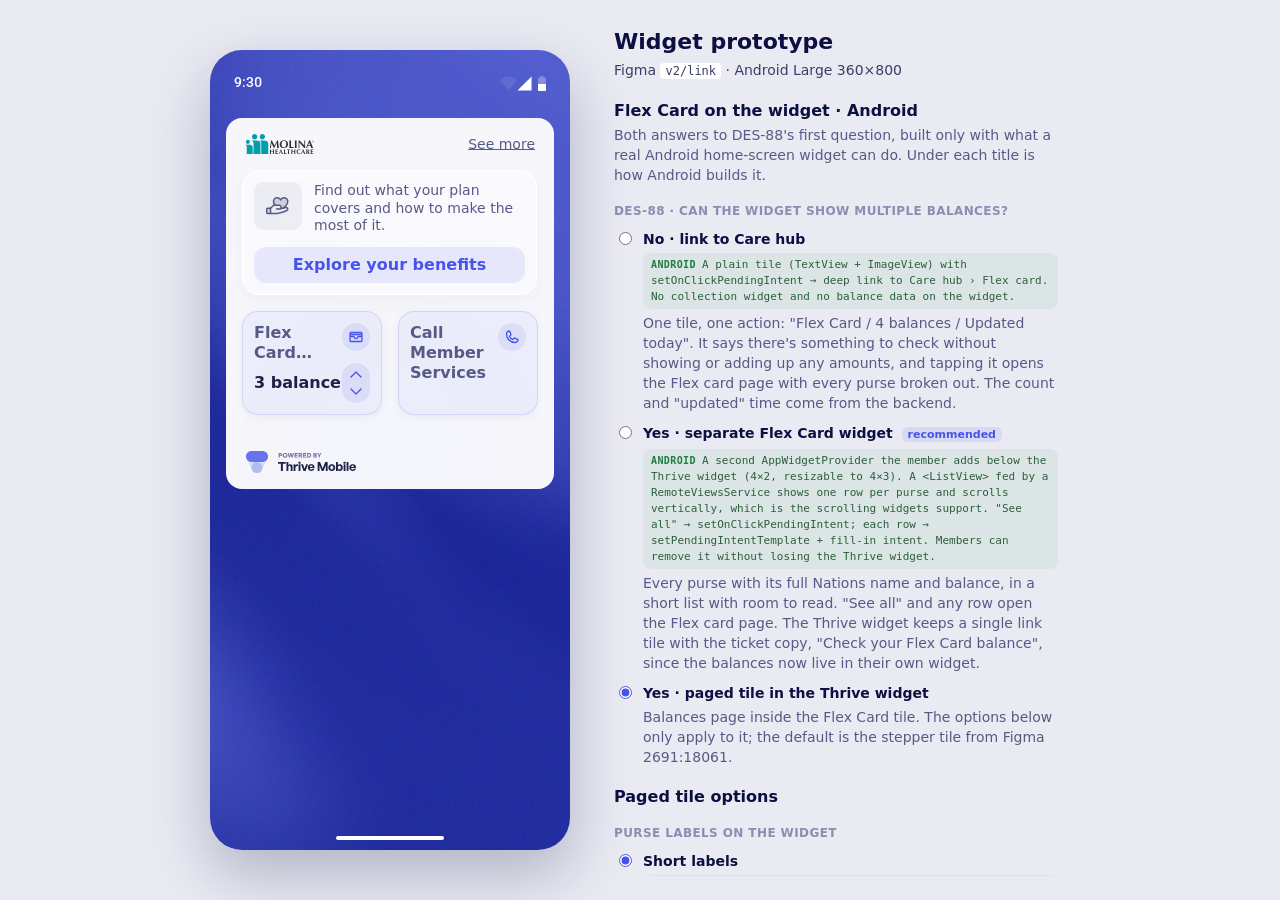
<file: explorations/molina-flexcard/index.html>
<!doctype html>
<html lang="en">
<head>
  <meta charset="utf-8" />
  <meta name="viewport" content="width=device-width, initial-scale=1" />
  <title>Widget prototype · v2/link</title>
  <link rel="preconnect" href="https://api.fontshare.com" />
  <link rel="stylesheet" href="https://api.fontshare.com/v2/css?f[]=general-sans@500,600&display=swap" />
  <link rel="preconnect" href="https://fonts.googleapis.com" />
  <link rel="stylesheet" href="https://fonts.googleapis.com/css2?family=Roboto:wght@400;500&display=swap" />
  <link rel="stylesheet" href="styles.css?v=32" />
</head>
<body>
  <main class="stage">
    <!-- Android Large frame: 360 × 800 (Figma node 2644:14146) -->
    <!-- .device reserves the phone's scaled size; the 360×800 frame inside is scaled to fit -->
    <div class="device" id="device">
    <div class="phone" id="phone">
      <img class="wallpaper" src="assets/wallpaper.png" alt="" />

      <header class="status-bar">
        <span class="status-time" id="clock">9:30</span>
        <span class="status-icons">
          <img src="assets/status-wifi.svg" width="17" height="17" alt="" class="si-wifi" />
          <img src="assets/status-signal.svg" width="17" height="17" alt="" class="si-signal" />
          <img src="assets/status-battery.svg" width="8" height="15" alt="" class="si-battery" />
        </span>
      </header>

      <section class="widget-frame">
        <div class="widget" id="widget">
          <div class="gradient-bg" aria-hidden="true">
            <div class="blob-blue"><img src="assets/gradient-blue.svg" width="1147" height="1147" alt="" /></div>
          </div>

          <div class="widget-top-bar">
            <img src="assets/logo-molina.svg" width="68.637" height="20" alt="Molina Healthcare" class="logo" />
            <button class="link" data-open="home" type="button">See more</button>
          </div>

          <div class="chat-frame">
            <div class="card-content">
              <div class="card">
                <div class="card-row">
                  <div class="card-icon"><img src="assets/icon-hand-heart.svg" width="24" height="24" alt="" /></div>
                  <p class="card-body">Find out what your plan covers and how to make the most of it.</p>
                </div>
                <button class="btn-tonal" data-open="benefits" type="button">Explore your benefits</button>
              </div>
            </div>

            <div class="tile-row">
              <!-- Flex Card purses (Figma 2663:16237, 2664:16248, 2664:16318).
                   Each page is one widget collection item: label, icon and hint all live
                   inside the item, the way they would in an AdapterViewFlipper / StackView. -->
              <div class="tile tile--flex" id="flexTile" role="group" aria-roledescription="carousel" aria-label="Flex Card balances" tabindex="0">
                <div class="pager" id="flexPager">
                  <div class="pager-track" id="flexTrack"><!-- pages rendered by app.js --></div>
                </div>
              </div>

              <!-- DES-88 answer "No": a plain link tile, no balances on the widget -->
              <button class="tile" id="flexLinkTile" type="button">
                <span class="tile-text">
                  <span class="tile-face link-copy--ticket">
                    <span class="tile-line">Check your</span>
                    <span class="tile-line">Flex Card</span>
                    <span class="tile-line">balance</span>
                  </span>
                  <span class="tile-face link-copy--count">
                    <span class="tile-line">Flex Card</span>
                    <span class="tile-line tile-line--strong">4 balances</span>
                    <span class="tile-caption">Updated today</span>
                  </span>
                </span>
                <span class="tile-icon"><img src="assets/icon-cardholder.svg" width="16" height="16" alt="" /></span>
              </button>

              <button class="tile" id="callTile" type="button">
                <span class="tile-text">
                  <span class="tile-face">
                    <span class="tile-line">Call</span>
                    <span class="tile-line">Member</span>
                    <span class="tile-line">Services</span>
                  </span>
                </span>
                <span class="tile-icon"><img src="assets/icon-phone.svg" width="16" height="16" alt="" /></span>
              </button>
            </div>
          </div>

          <div class="powered-frame">
            <div class="powered-by">
              <img src="assets/thrive-symbol.svg" width="22" height="22" alt="" class="thrive-symbol" />
              <img src="assets/thrive-wordmark.svg" width="78.296" height="18.7072" alt="Powered by Thrive Mobile" class="thrive-wordmark" />
            </div>
            <div class="spacer-16"></div>
          </div>
        </div>
      </section>

      <!-- DES-88 "Yes": a separate, resizable Flex Card widget with a vertical list of purses -->
      <section class="widget-frame fc-frame" aria-label="Flex Card widget">
        <div class="widget fc-widget">
          <div class="fc-head">
            <span class="fc-title"><span class="tile-icon"><img src="assets/icon-cardholder.svg" width="16" height="16" alt="" /></span>Flex Card</span>
            <button class="link" id="fcSeeAll" type="button">See all</button>
          </div>
          <ul class="fc-list" id="fcList"><!-- rows rendered by app.js --></ul>
          <p class="fc-foot">Updated today, 9:30 AM</p>
        </div>
      </section>

      <div class="fill"></div>

      <!-- Simulated app launch (opened from widget taps) -->
      <div class="app-screen" id="appScreen" aria-hidden="true">
        <div class="ch-bg" aria-hidden="true">
          <div class="ch-blob ch-blob--green"><img src="assets/carehub/gradient-green.svg" alt="" /></div>
          <div class="ch-blob ch-blob--blue"><img src="assets/carehub/gradient-blue.svg" alt="" /></div>
        </div>
        <div class="app-bar">
          <button class="app-back" id="appBack" type="button" aria-label="Back"><img src="assets/carehub/icon-arrow-left.svg" width="24" height="24" alt="" /></button>
          <span class="app-title" id="appTitle">Your benefits</span>
          <button class="app-help" id="appHelp" type="button">Need help?</button>
        </div>
        <div class="app-body" id="appBody"></div>
        <nav class="app-nav" id="appNav" aria-label="App">
          <button type="button" data-tab="home"><img src="assets/carehub/nav-house.svg" width="24" height="24" alt="" /><span>Home</span></button>
          <button type="button" data-tab="perks"><img src="assets/carehub/nav-tag.svg" width="24" height="24" alt="" /><span>Perks</span></button>
          <button type="button" data-tab="carehub" class="is-active"><img src="assets/carehub/nav-bookmark.svg" width="24" height="24" alt="" /><span>Care hub</span></button>
          <button type="button" data-tab="account"><img src="assets/carehub/nav-user.svg" width="24" height="24" alt="" /><span>Account</span></button>
        </nav>
      </div>

      <!-- Call confirmation sheet -->
      <div class="scrim" id="scrim"></div>
      <div class="sheet" id="callSheet" role="dialog" aria-modal="true" aria-labelledby="sheetTitle">
        <div class="sheet-handle"></div>
        <div class="sheet-icon"><img src="assets/icon-phone.svg" width="16" height="16" alt="" /></div>
        <h2 class="sheet-title" id="sheetTitle">Call Member Services?</h2>
        <p class="sheet-text">Available 24/7. Average wait under 2 minutes.</p>
        <p class="sheet-number">1-800-555-0123</p>
        <div class="sheet-actions">
          <button class="sheet-btn sheet-btn--ghost" id="sheetCancel" type="button">Cancel</button>
          <button class="sheet-btn sheet-btn--primary" id="sheetCall" type="button">Call</button>
        </div>
      </div>

      <div class="toast" id="toast" role="status"></div>

      <footer class="gesture-bar" id="gestureBar" title="Tap to go home"><span class="handle"></span></footer>
    </div>
    </div>

    <aside class="notes">
      <h1>Widget prototype</h1>
      <p>Figma <code>v2/link</code> · Android Large 360×800</p>
      <h2 class="notes-h2">Flex Card on the widget · Android</h2>
      <p class="notes-sub">Both answers to DES-88's first question, built only with what a real Android home-screen widget can do. Under each title is how Android builds it.</p>

      <fieldset class="hint-group" id="answerControls">
        <legend>DES-88 · Can the widget show multiple balances?</legend>
        <label><input type="radio" name="answer" value="no" />
          <span class="opt">
            <b class="opt-title">No · link to Care hub</b>
            <span class="opt-android"><i>Android</i>A plain tile (TextView + ImageView) with setOnClickPendingIntent → deep link to Care hub › Flex card. No collection widget and no balance data on the widget.</span>
            <span class="opt-desc">One tile, one action: "Flex Card / 4 balances / Updated today". It says there's something to check without showing or adding up any amounts, and tapping it opens the Flex card page with every purse broken out. The count and "updated" time come from the backend.</span>
          </span>
        </label>
        <label><input type="radio" name="answer" value="yes" />
          <span class="opt">
            <b class="opt-title">Yes · separate Flex Card widget <span class="opt-tag">recommended</span></b>
            <span class="opt-android"><i>Android</i>A second AppWidgetProvider the member adds below the Thrive widget (4×2, resizable to 4×3). A &lt;ListView&gt; fed by a RemoteViewsService shows one row per purse and scrolls vertically, which is the scrolling widgets support. "See all" → setOnClickPendingIntent; each row → setPendingIntentTemplate + fill-in intent. Members can remove it without losing the Thrive widget.</span>
            <span class="opt-desc">Every purse with its full Nations name and balance, in a short list with room to read. "See all" and any row open the Flex card page. The Thrive widget keeps a single link tile with the ticket copy, "Check your Flex Card balance", since the balances now live in their own widget.</span>
          </span>
        </label>
        <label><input type="radio" name="answer" value="pager" checked />
          <span class="opt">
            <b class="opt-title">Yes · paged tile in the Thrive widget</b>
            <span class="opt-desc">Balances page inside the Flex Card tile. The options below only apply to it; the default is the stepper tile from Figma 2691:18061.</span>
          </span>
        </label>
      </fieldset>

      <h2 class="notes-h2 pager-only">Paged tile options</h2>
      <fieldset class="hint-group pager-only" id="namesControls">
        <legend>Purse labels on the widget</legend>
        <label><input type="radio" name="names" value="short" checked />
          <span class="opt">
            <b class="opt-title">Short labels</b>
            <span class="opt-android"><i>Android</i>Needs a short display name per purse from Molina / Nations, since the API names are long.</span>
            <span class="opt-desc">The 3 purses from the Figma widget frames, with 2-line labels that fit the tile.</span>
          </span>
        </label>
        <label><input type="radio" name="names" value="portal" />
          <span class="opt">
            <b class="opt-title">Nations portal names</b>
            <span class="opt-android"><i>Android</i>Names from the Nations API as-is, in a TextView with maxLines="2" and ellipsize="end".</span>
            <span class="opt-desc">The same 4 purses and names as the Flex card page. At this tile width most names get cut off.</span>
          </span>
        </label>
      </fieldset>

      <fieldset class="hint-group pager-only" id="modeControls">
        <legend>Built with</legend>
        <label><input type="radio" name="mode" value="flipper" checked />
          <span class="opt">
            <b class="opt-title">AdapterViewFlipper <span class="opt-tag">default</span></b>
            <span class="opt-android"><i>Android</i>&lt;AdapterViewFlipper&gt; fed by a RemoteViewsService. Next tap → setOnClickFillInIntent → broadcast → showNext(). Card tap → opens Flex Card balances in Care hub.</span>
            <span class="opt-desc">One purse at a time. A small control moves to the next purse; tapping anywhere else on the card opens the full list. Swiping isn't possible.</span>
          </span>
        </label>
        <div class="sub-options" id="flipOptions">
          <span class="sub-label">Flipper animation</span>
          <label><input type="radio" name="flip" value="slide" checked />
            <span class="opt">
              <b class="opt-title">Vertical slide</b>
              <span class="opt-android"><i>Android</i>inAnimation: translationY 88dp → 0 · outAnimation: translationY 0 → −88dp · 450ms</span>
              <span class="opt-desc">The purse slides up and out, and the next one slides in from below.</span>
            </span>
          </label>
          <label><input type="radio" name="flip" value="fade" />
            <span class="opt">
              <b class="opt-title">Crossfade</b>
              <span class="opt-android"><i>Android</i>inAnimation: alpha 0 → 1 · outAnimation: alpha 1 → 0 · 350ms</span>
              <span class="opt-desc">The old purse fades out while the next fades in, with no movement.</span>
            </span>
          </label>
          <label><input type="radio" name="flip" value="pop" />
            <span class="opt">
              <b class="opt-title">Pop / zoom</b>
              <span class="opt-android"><i>Android</i>out: scaleX/Y 1 → 0.8 + alpha 1 → 0 (180ms) · in: scaleX/Y 0.8 → 1 + alpha 0 → 1 (340ms, startOffset 120ms, overshoot interpolator)</span>
              <span class="opt-desc">The old purse shrinks away and the next grows in with a small bounce.</span>
            </span>
          </label>
          <label><input type="radio" name="flip" value="prism" />
            <span class="opt">
              <b class="opt-title">Prism revolve</b>
              <span class="opt-android"><i>Android</i>out: pivotY bottom, rotationX 0 → 120 · in: pivotY top, rotationX −120 → 0, plus translationY/scale keyframes to fake depth (widgets have no z). Tap zones: 3 views per item (top / bottom / icon), each with its own fill-in intent. Approximate. Going back needs a second, reversed flipper.</span>
              <span class="opt-desc">The purses are the faces of a turning prism joined at their top and bottom edges (3 purses make a triangle, 4 a square). Tap the top half to go back, the bottom half (or the dots) to go forward, or the purse icon to open the app.</span>
            </span>
          </label>
          <label><input type="radio" name="flip" value="rise" />
            <span class="opt">
              <b class="opt-title">Combo · Rise + fade</b>
              <span class="opt-android"><i>Android</i>in: translationY 12dp → 0 + alpha 0 → 1 (startOffset 80ms) · out: translationY 0 → −12dp + alpha 1 → 0 · ~320ms</span>
              <span class="opt-desc">A short lift while fading. A subtler slide.</span>
            </span>
          </label>
        </div>
        <div class="sub-options" id="ctlOptions">
          <span class="sub-label">Next control <em id="ctlNote"></em></span>
          <label><input type="radio" name="ctl" value="stepper" checked />
            <span class="opt">
              <b class="opt-title">Stepper tile <span class="opt-tag">Figma 2691:18061</span></b>
              <span class="opt-android"><i>Android</i>The flipper's first item is an overview ("Flex Card / Balance / N balances"), then one item per purse. The ⌃/⌄ stepper is two ImageButtons outside the flipper: each tap → broadcast → partiallyUpdateAppWidget() with showPrevious() / showNext(). Nothing in the stepper changes. The corner icon is a second ViewFlipper of icons with fade animators that gets the same showNext() / showPrevious(), so it stays in place and cross-fades. Auto-advance is off, since the icon couldn't follow the flipper's own flips. Card tap → Care hub › Flex card.</span>
              <span class="opt-desc">The tile starts as a summary, "4 balances", and the up/down stepper steps through each purse and back. Tapping the rest of the tile opens the full list. The tile is 104px tall, so the Call tile grows to match.</span>
            </span>
          </label>
          <label><input type="radio" name="ctl" value="caption" />
            <span class="opt">
              <b class="opt-title">Count under the icon</b>
              <span class="opt-android"><i>Android</i>A TextView under the purse icon inside each flipper item, set in getViewAt(position) ("2 of 3"), so it always matches the purse shown. android:autoStart="true" + flipInterval="5000". The whole item keeps one fill-in intent that opens Care hub › Flex card.</span>
              <span class="opt-desc">No next control: "1 of 3" under the purse icon says how many balances there are. Purses change every 5 seconds and a tap opens the full list, so the tile has one action. Members can't pause the rotation on a widget, so keep the interval generous.</span>
            </span>
          </label>
          <label><input type="radio" name="ctl" value="rail" />
            <span class="opt">
              <b class="opt-title">Side rail</b>
              <span class="opt-android"><i>Android</i>Horizontal LinearLayout: the flipper + a static ImageButton/TextView strip outside it. Strip tap → broadcast → partiallyUpdateAppWidget() with showNext(flipperId) + setTextViewText(counter). Expect a short lag (~100–300ms). The counter lives outside the flipper and can't follow its own auto-advance, so auto-advance is off with the rail.</span>
              <span class="opt-desc">A full-height strip on the right edge, styled as a Design Library tertiary icon button (no fill, divider line, 20px brand arrow, count in Tiny/Bold), is the only "next" target, so the rest of the card clearly opens the list. Its ↓ means "next"; the › after the name means "open the list". No room for the purse icon at this tile width.</span>
            </span>
          </label>
          <label><input type="radio" name="ctl" value="chip" />
            <span class="opt">
              <b class="opt-title">Counter chip</b>
              <span class="opt-android"><i>Android</i>TextView + ImageView on a rounded background inside each item. getViewAt(position) sets its text ("2/3"), so it stays right after auto-advance. Same fill-in intent as the dots.</span>
              <span class="opt-desc">A Design Library chip (label only) with "1/3" in the bottom-right corner. It looks tappable and says how many balances there are. The full chip with a caret icon doesn't fit next to the amount.</span>
            </span>
          </label>
          <label><input type="radio" name="ctl" value="button" />
            <span class="opt">
              <b class="opt-title">Arrow button</b>
              <span class="opt-android"><i>Android</i>ImageButton with a filled circle background inside each item. Same fill-in intent as the dots.</span>
              <span class="opt-desc">Design Library buttonIcon (Primary · Brand · Small, 32px) with a down arrow, under the purse icon. Clearly tappable, but it doesn't say how many balances there are.</span>
            </span>
          </label>
          <label><input type="radio" name="ctl" value="dots" />
            <span class="opt">
              <b class="opt-title">Page dots <span class="opt-tag opt-tag--muted">previous</span></b>
              <span class="opt-android"><i>Android</i>3 ImageViews inside each item, highlighted in getViewAt(position). Same fill-in intent.</span>
              <span class="opt-desc">Dots under the purse icon. Compact, but members may not know to tap them.</span>
            </span>
          </label>
        </div>
        <label><input type="radio" name="mode" value="stack" />
          <span class="opt">
            <b class="opt-title">StackView</b>
            <span class="opt-android"><i>Android</i>&lt;StackView&gt; fed by a RemoteViewsService. The launcher handles the swipe and plays the built-in deck animation, which can't be customized. Card tap → setOnClickFillInIntent → opens the app.</span>
            <span class="opt-desc">Purses are a real deck of cards. Swipe up and the top card flies off while the next one moves forward. Swipe down to bring it back. There's no arrow, because the swipe is the gesture.</span>
          </span>
        </label>
      </fieldset>

      <fieldset class="hint-group pager-only" id="hintControls">
        <legend>Hints</legend>
        <label><input type="checkbox" data-hint="cue" checked />
          <span class="opt">
            <b class="opt-title">"Opens" cue</b>
            <span class="opt-android"><i>Android</i>An ImageView (›) after the label TextView inside each item. The item's own fill-in intent still opens Care hub.</span>
            <span class="opt-desc">A › after the purse name, like a list row, so tapping the card reads as "open the full list". The side rail uses a down arrow (move) rather than a chevron, so the two don't read as the same thing.</span>
          </span>
        </label>
        <label><input type="checkbox" data-hint="dots" />
          <span class="opt">
            <b class="opt-title">Page dots (StackView) <em id="dotsNote"></em></b>
            <span class="opt-android"><i>Android</i>3 ImageViews inside each item layout. getViewAt(position) highlights that item's own dot, so they stay correct after a swipe or auto-advance.</span>
            <span class="opt-desc">Replaces the arrow and shows how many purses there are and which one is showing.</span>
          </span>
        </label>
        <label><input type="checkbox" data-hint="auto" />
          <span class="opt">
            <b class="opt-title">Auto-advance <em id="autoNote"></em></b>
            <span class="opt-android"><i>Android</i>Flipper: android:autoStart="true" + android:flipInterval="5000", and stopFlipping() after the first tap. StackView: android:autoAdvanceViewId in the appwidget-provider XML, with the launcher choosing the interval.</span>
            <span class="opt-desc">Cycles through the purses until the member interacts.</span>
          </span>
        </label>
      </fieldset>

      <div class="notes-actions pager-only">
        <button class="reset reset--primary" id="hintRecommended" type="button">Try recommended</button>
        <button class="reset" id="hintFigma" type="button">Previous version (dots)</button>
      </div>

      <h2 class="notes-h2">Full list in Care hub</h2>
      <p class="notes-sub">Tapping the card opens the <b>Flex card</b> page (Figma 6287:23451): every purse with its Nations portal name and available balance, nothing else (confirmed on DES-88). Care hub (6283:1802) links to it from <b>Your benefits</b>.</p>
      <fieldset class="hint-group" id="orientControls">
        <legend>Care hub orientation · only when opened from the widget</legend>
        <label><input type="radio" name="orient" value="line" checked />
          <span class="opt">
            <b class="opt-title">Header line <span class="opt-tag">recommended</span></b>
            <span class="opt-android"><i>Android</i>The widget's PendingIntent carries an extra (source=widget); the page shows the line only for that source.</span>
            <span class="opt-desc">One quiet line under the heading: "You can always find this in Care hub". Nothing to dismiss, and it never shows when the member came from Care hub, so it isn't repetitive.</span>
          </span>
        </label>
        <label><input type="radio" name="orient" value="note" />
          <span class="opt">
            <b class="opt-title">One-time note</b>
            <span class="opt-android"><i>Android</i>Same extra, plus a "seen" flag in SharedPreferences after Got it. Reset brings it back.</span>
            <span class="opt-desc">A card saying "Your balances always live in Care hub" with Got it. More noticeable, but one more thing to tap.</span>
          </span>
        </label>
        <label><input type="radio" name="orient" value="none" />
          <span class="opt">
            <b class="opt-title">No copy</b>
            <span class="opt-desc">Relies on the navigation alone (below).</span>
          </span>
        </label>
      </fieldset>
      <p class="notes-android"><i>Android</i>In every option the page opens with Care hub underneath (TaskStackBuilder, Care hub as parent): the Care hub tab is selected and Back goes to Care hub, so members see where the page lives without being told.</p>

      <details class="notes-cut">
        <summary>Dropped: not possible on Android widgets</summary>
        <p><b>Content peek</b>: widgets have no fade masks or snap-scrolling, so the half-visible next page would land at random scroll positions.</p>
        <p><b>Nudge animation</b>: widgets can't run custom animations. Auto-advance is the closest supported way to show motion.</p>
      </details>

      <ul>
        <li>Tap the Flex Card tile (not the next control) → Flex card page</li>
        <li><b>See more</b> → Care hub → <b>Flex card</b> (no note)</li>
        <li><b>Explore your benefits</b> → benefits page</li>
        <li><b>Call Member Services</b> → call confirmation sheet</li>
        <li><b>Gesture bar</b> or <kbd>Esc</kbd> → back to home screen</li>
      </ul>
      <button class="reset" id="reset" type="button">Reset</button>
    </aside>
  </main>
  <script src="app.js?v=32"></script>
</body>
</html>
</file>
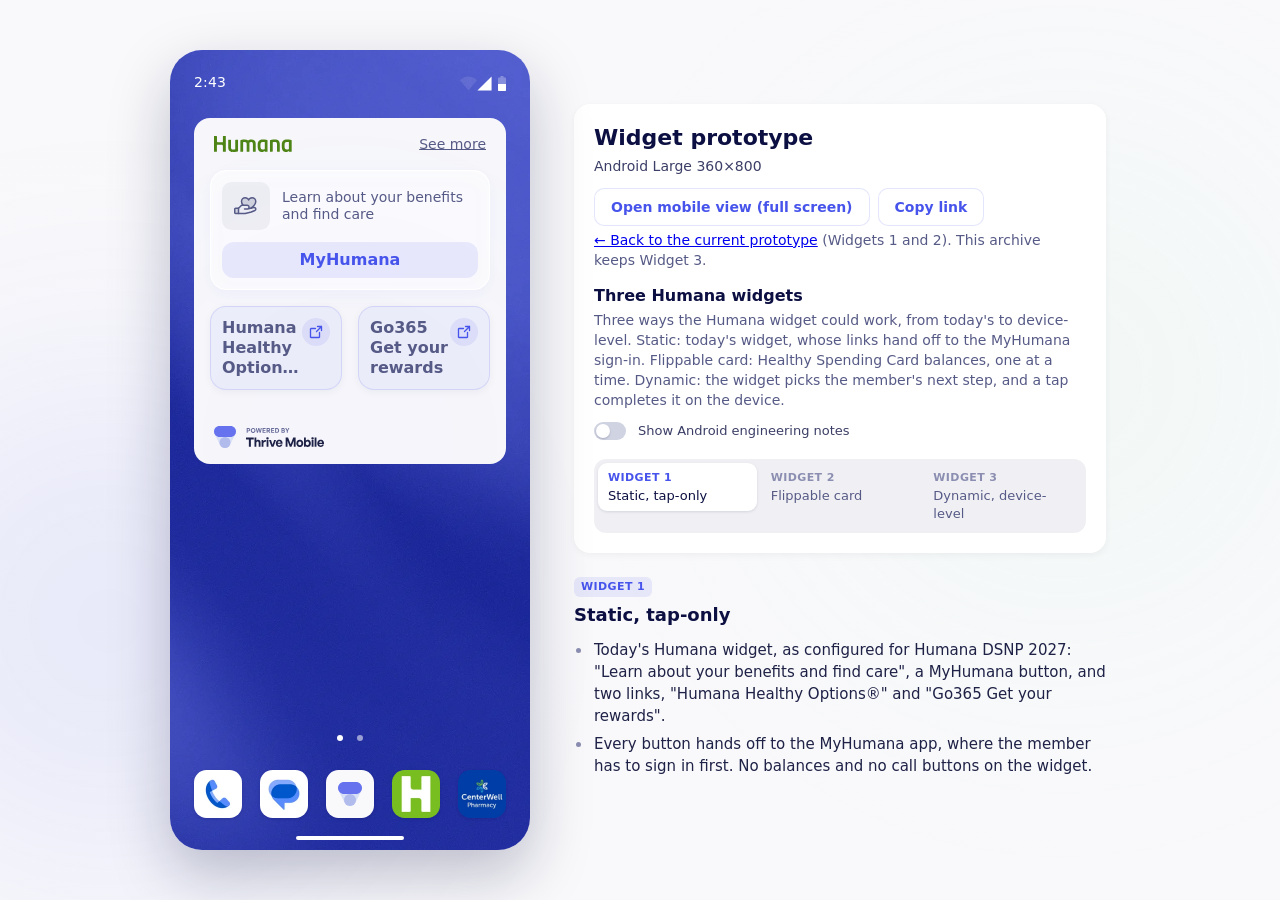
<file: humana-fcv-forum/archive/index.html>
<!doctype html>
<html lang="en">
<head>
  <meta charset="utf-8" />
  <meta name="viewport" content="width=device-width, initial-scale=1" />
  <!-- Added to the home screen, it opens straight into full screen with no browser UI -->
  <meta name="mobile-web-app-capable" content="yes" />
  <meta name="apple-mobile-web-app-capable" content="yes" />
  <meta name="apple-mobile-web-app-title" content="FCV Forum" />
  <link rel="manifest" href="../manifest.webmanifest" />
  <link rel="apple-touch-icon" href="../assets/app-icon/apple-touch-icon.png" />
  <script>
    // Full screen (?full, or launched from the home screen): just the phone, filling the screen.
    // Set before first paint so the notes never flash.
    if (new URLSearchParams(location.search).has("full") || navigator.standalone || matchMedia("(display-mode: standalone), (display-mode: fullscreen)").matches)
      document.documentElement.classList.add("full");
  </script>
  <title>Archive · Widget prototype · v2/link</title>
  <link rel="preconnect" href="https://api.fontshare.com" />
  <link rel="stylesheet" href="https://api.fontshare.com/v2/css?f[]=general-sans@500,600,700&display=swap" />
  <link rel="stylesheet" href="styles.css?v=146" />
</head>
<body>
  <main class="stage">
    <!-- Android Large frame: 360 × 800 (Figma node 2644:14146) -->
    <!-- .device reserves the phone's scaled size; the 360×800 frame inside is scaled to fit -->
    <div class="device" id="device">
    <div class="phone" id="phone">
      <img class="wallpaper" src="../assets/wallpaper.webp" alt="" />

      <header class="status-bar">
        <span class="status-time" id="clock">9:30</span>
        <span class="status-icons">
          <img src="../assets/status-wifi.svg" width="17" height="17" alt="" class="si-wifi" />
          <img src="../assets/status-signal.svg" width="17" height="17" alt="" class="si-signal" />
          <img src="../assets/status-battery.svg" width="8" height="15" alt="" class="si-battery" />
        </span>
      </header>

      <!-- The launcher's pages, side by side as on Android (tht-demo-studio navigator/voice HomePages): swipe
           sideways (or drag with a mouse), dots underneath. Page 1 is the Humana widget; page 2 is a demo
           controls widget: the gear switches between Widgets 1–3, restart starts Widget 3 over. -->
      <div class="home-pages" id="homePages">
        <div class="home-page" aria-label="Home page 1 of 2">
        <section class="widget-frame">
          <div class="widget" id="widget">
            <div class="gradient-bg" aria-hidden="true">
              <div class="blob-blue"><img src="../assets/gradient-blue.svg" width="1147" height="1147" alt="" /></div>
            </div>

            <div class="widget-top-bar">
              <img src="../assets/logo-humana.svg" width="78" height="20" alt="Humana" class="logo" />
              <button class="link" data-open="home" type="button">See more</button>
            </div>

            <div class="chat-frame">
              <div class="card-content">
                <div class="card">
                  <div class="card-row">
                    <div class="card-icon"><img src="../assets/icon-hand-heart.svg" width="24" height="24" alt="" /></div>
                    <p class="card-body" id="cardBody">Find out what your plan covers and how to make the most of it.</p>
                  </div>
                  <button class="btn-tonal" id="cardBtn" data-open="home" type="button">Explore your benefits</button>
                </div>
              </div>

              <!-- Widget 3: device-level orchestration. Laid out as the dynamic widget in Figma
                   ([SB] Assets & Experimentations 2149:13076), in Humana's copy. Only its "Hi John" message,
                   without the Thrive Guide frame (DES-97). The device picks the member's next step; the tap completes it. -->
              <div class="w3">
                <!-- Only the suggested-prompt message (Figma 2149:13086), not the Thrive Guide frame around it -->
                <button class="w3-message" id="dynCard" type="button">
                  <span class="w3-greeting" id="w3Greeting"><b>Hi John,</b> it’s time for your annual wellness checkup!</span>
                  <span class="w3-chip"><img src="../assets/w3/icon-sparkle-16.svg" width="16" height="16" alt="" /><span id="w3ChipLabel">Schedule an appointment</span></span>
                </button>
                <button class="w3-tile w3-tile--wide" id="w3Flex" type="button">
                  <span class="w3-label"><span>Your Healthy Spending Card</span></span>
                  <span class="w3-phone"><img src="../assets/icon-cardholder.svg" width="16" height="16" alt="" /></span>
                </button>
                <div class="w3-row">
                  <button class="w3-tile" id="w3Member" type="button" aria-label="Call Member Services">
                    <span class="w3-label"><span>Member</span><span>Services</span></span>
                    <span class="w3-phone"><img src="../assets/w3/icon-phone-16.svg" width="16" height="16" alt="" /></span>
                  </button>
                  <button class="w3-tile" id="w3Nurse" type="button" aria-label="Call the 24/7 Nurse Line">
                    <span class="w3-label"><span>24/7</span><span>Nurse</span><span>Line</span></span>
                    <span class="w3-phone"><img src="../assets/w3/icon-phone-16.svg" width="16" height="16" alt="" /></span>
                  </button>
                </div>
              </div>

              <div class="tile-row">
                <!-- Healthy Spending Card purses (Figma 2663:16237, 2664:16248, 2664:16318).
                     Each page is one widget collection item: label, icon and hint all live
                     inside the item, the way they would in an AdapterViewFlipper / StackView. -->
                <div class="tile tile--flex" id="flexTile" role="group" aria-roledescription="carousel" aria-label="Healthy Spending Card balances" tabindex="0">
                  <div class="pager" id="flexPager">
                    <div class="pager-track" id="flexTrack"><!-- pages rendered by app.js --></div>
                  </div>
                </div>

                <!-- Not used on this page (Widget 1 shows Call Member Services + 24/7 Nurse Line instead).
                     Kept, hidden, because app.js still wires it up. -->
                <button class="tile" id="flexLinkTile" type="button" aria-label="View your Healthy Spending Card balance">
                  <span class="tile-text">
                    <span class="tile-face link-copy--ticket">
                      <span class="tile-line">Healthy</span>
                      <span class="tile-line">Spending</span>
                      <span class="tile-line">Card</span>
                    </span>
                  </span>
                  <span class="tile-icon"><img src="../assets/icon-cardholder.svg" width="16" height="16" alt="" /></span>
                </button>

                <button class="tile" id="callTile" type="button">
                  <span class="tile-text">
                    <span class="tile-face">
                      <span class="tile-line">Call</span>
                      <span class="tile-line">Member</span>
                      <span class="tile-line">Services</span>
                    </span>
                  </span>
                  <span class="tile-icon"><img src="../assets/icon-phone.svg" width="16" height="16" alt="" /></span>
                </button>

                <!-- Widget 2: second call tile (hidden on Widgets 1 and 3) -->
                <button class="tile" id="nurseTile" type="button">
                  <span class="tile-text">
                    <span class="tile-face">
                      <span class="tile-line">24/7</span>
                      <span class="tile-line">Nurse</span>
                      <span class="tile-line">Line</span>
                    </span>
                  </span>
                  <span class="tile-icon"><img src="../assets/icon-phone.svg" width="16" height="16" alt="" /></span>
                </button>

                <!-- Widget 1 only: today's two "Click to Visit" links (Humana DSNP configuration menu, Widget tab).
                     Both are my2.humana.com links, which open the MyHumana app and its sign-in. -->
                <button class="tile visit-tile" data-open="myhumana" type="button" aria-label="Humana Healthy Options">
                  <span class="tile-text">
                    <span class="tile-face">
                      <span class="tile-line">Humana</span>
                      <span class="tile-line">Healthy</span>
                      <span class="tile-line">Options®</span>
                    </span>
                  </span>
                  <span class="tile-icon"><img src="../assets/icon-arrow-square-out-16.svg" width="16" height="16" alt="" /></span>
                </button>
                <button class="tile visit-tile" data-open="myhumana" type="button" aria-label="Go365: Get your rewards">
                  <span class="tile-text">
                    <span class="tile-face">
                      <span class="tile-line">Go365</span>
                      <span class="tile-line">Get your</span>
                      <span class="tile-line">rewards</span>
                    </span>
                  </span>
                  <span class="tile-icon"><img src="../assets/icon-arrow-square-out-16.svg" width="16" height="16" alt="" /></span>
                </button>
              </div>
            </div>

            <div class="powered-frame">
              <div class="powered-by">
                <img src="../assets/thrive-symbol.svg" width="22" height="22" alt="" class="thrive-symbol" />
                <img src="../assets/thrive-wordmark.svg" width="78.296" height="18.7072" alt="Powered by Thrive Mobile" class="thrive-wordmark" />
              </div>
              <div class="spacer-16"></div>
            </div>
          </div>
        </section>
        </div>
        <div class="home-page" aria-label="Home page 2 of 2">
          <section class="demo-widget" aria-label="Demo controls">
            <div class="demo-pill">
              <button class="demo-btn" id="demoWidgets" type="button" aria-label="Switch widget" aria-haspopup="menu" aria-expanded="false" aria-controls="demoMenu"><span class="demo-icon" style="--icon: url('../assets/home/icon-gear.svg')" aria-hidden="true"></span></button>
              <button class="demo-btn" id="demoRestart" type="button" aria-label="Restart Widget 3"><span class="demo-icon" style="--icon: url('../assets/home/icon-restart.svg')" aria-hidden="true"></span></button>
            </div>
            <div class="demo-menu" id="demoMenu" role="menu" aria-label="Widgets" hidden>
              <button type="button" role="menuitemradio" data-demo-widget="1"><b>Widget 1</b><span>Static, tap-only</span></button>
              <button type="button" role="menuitemradio" data-demo-widget="2"><b>Widget 2</b><span>Flippable card</span></button>
              <button type="button" role="menuitemradio" data-demo-widget="3"><b>Widget 3</b><span>Dynamic, device-level</span></button>
            </div>
          </section>
        </div>
      </div>
      <div class="home-dots" id="homeDots">
        <button class="home-dot is-on" type="button" data-home-page="0" aria-label="Home page 1" aria-current="true"></button>
        <button class="home-dot" type="button" data-home-page="1" aria-label="Home page 2"></button>
      </div>

      <!-- The member's apps: the dock from tht-demo-studio's navigator (branch navigator/voice), straight on
           the wallpaper. Thrive opens the Thrive app (Care hub) and MyHumana its sign-in; the others are
           only shown. -->
      <nav class="dock" aria-label="Apps">
        <img class="dock-app" src="../assets/dock/phone.webp" width="48" height="48" alt="Phone" />
        <img class="dock-app" src="../assets/dock/messages.webp" width="48" height="48" alt="Messages" />
        <button class="dock-app dock-app--thrive" id="dockThrive" type="button" aria-label="Thrive"><img src="../assets/dock/thrive-symbol.svg" width="24" height="24" alt="" /></button>
        <button class="dock-app" id="dockHumana" type="button" aria-label="MyHumana"><img src="../assets/dock/myhumana.webp" width="48" height="48" alt="" /></button>
        <img class="dock-app" src="../assets/dock/centerwell-pharmacy.webp" width="48" height="48" alt="CenterWell Pharmacy" />
      </nav>

      <!-- Simulated app launch (opened from widget taps) -->
      <div class="app-screen" id="appScreen" aria-hidden="true">
        <div class="ch-bg" aria-hidden="true">
          <div class="ch-blob ch-blob--green"><img src="../assets/carehub/gradient-green.svg" alt="" /></div>
          <div class="ch-blob ch-blob--blue"><img src="../assets/carehub/gradient-blue.svg" alt="" /></div>
        </div>
        <div class="app-bar">
          <button class="app-back" id="appBack" type="button" aria-label="Back"><img src="../assets/carehub/icon-arrow-left.svg" width="24" height="24" alt="" /></button>
          <span class="app-title" id="appTitle">Care hub</span>
          <button class="app-help" id="appHelp" type="button">Need help?</button>
        </div>
        <div class="app-body" id="appBody"></div>
        <nav class="app-nav" id="appNav" aria-label="App">
          <button type="button" data-tab="home"><span class="nav-icon" style="--off: url('../assets/home/nav-house.svg'); --on: url('../assets/home/nav-house-fill.svg')" aria-hidden="true"></span><span>Home</span></button>
          <button type="button" data-tab="perks"><span class="nav-icon" style="--off: url('../assets/home/nav-tag.svg'); --on: url('../assets/home/nav-tag-fill.svg')" aria-hidden="true"></span><span>Perks</span></button>
          <button type="button" data-tab="carehub" class="is-active"><span class="nav-icon" style="--off: url('../assets/home/nav-bookmark.svg'); --on: url('../assets/home/nav-bookmark-fill.svg')" aria-hidden="true"></span><span>Care hub</span></button>
          <button type="button" data-tab="account"><span class="nav-icon" style="--off: url('../assets/home/nav-user-circle.svg'); --on: url('../assets/home/nav-user-circle-fill.svg')" aria-hidden="true"></span><span>Account</span></button>
        </nav>
      </div>

      <!-- Android dialer and call screen, ported from tht-demo-studio (Figma "M5 - call dialer" /
           "M5 - call calling / connected / ended"). A call tile opens the dialer with the line filled in;
           Call → calling → connected (live timer) → End call → call ended → back to where it started.
           Nothing here places a real call. -->
      <div class="dialer" id="dialer" data-state="dial" aria-hidden="true">
        <div class="dl-view dl-view--dial">
          <h2 class="visually-hidden">Phone dialer</h2>
          <ul class="dl-items">
            <li class="t-android-label"><img src="../assets/dialer/person-add.svg" width="20" height="20" alt="" />Create new contact</li>
            <li class="t-android-label"><img src="../assets/dialer/person-add.svg" width="20" height="20" alt="" />Add to a contact</li>
            <li class="t-android-label"><img src="../assets/dialer/message.svg" width="20" height="20" alt="" />Send a message</li>
          </ul>
          <section class="dl-panel" aria-label="Keypad">
            <div class="dl-display">
              <img src="../assets/dialer/more-vert.svg" width="20" height="20" alt="" />
              <p class="dl-fit t-android-title" id="dlName"><span>Humana Member Services</span></p>
              <img src="../assets/dialer/backspace.svg" width="20" height="20" alt="" />
            </div>
            <div class="dl-keypad" id="dlKeypad"><!-- keys rendered by app.js --></div>
            <div class="dl-cta">
              <button class="dl-call t-android-label" id="dlCall" type="button"><img src="../assets/dialer/call.svg" width="20" height="20" alt="" />Call</button>
            </div>
          </section>
        </div>
        <div class="dl-view dl-view--call">
          <div class="dl-top">
            <img src="../assets/dialer/user-icon.svg" width="80" height="80" alt="" />
            <p class="dl-status t-android-body" id="dlStatus" aria-live="polite">Calling...</p>
            <p class="dl-fit t-android-title" id="dlCaller"><span>Humana Member Services</span></p>
            <p class="dl-fit t-android-headline" id="dlNumber"><span>1-800-555-0142</span></p>
          </div>
          <section class="dl-panel dl-panel--call">
            <div class="dl-controls">
              <div class="dl-control"><span><img src="../assets/dialer/dialpad.svg" width="20" height="20" alt="" /></span><span class="t-android-label">Keypad</span></div>
              <div class="dl-control"><span><img src="../assets/dialer/mic-off.svg" width="20" height="20" alt="" /></span><span class="t-android-label">Mute</span></div>
              <div class="dl-control"><span><img src="../assets/dialer/volume-up.svg" width="20" height="20" alt="" /></span><span class="t-android-label">Speaker</span></div>
              <div class="dl-control"><span><img src="../assets/dialer/more-vert.svg" width="20" height="20" alt="" /></span><span class="t-android-label">More</span></div>
            </div>
            <div class="dl-cta dl-cta--end">
              <button class="dl-end" id="dlEnd" type="button" aria-label="End call"><img src="../assets/dialer/call-end.svg" width="32" height="32" alt="" /></button>
            </div>
          </section>
        </div>
      </div>

      <div class="toast" id="toast" role="status"></div>

      <!-- In the app: pulses at the bottom edge, around the gesture handle, after a tap that goes nowhere -->
      <div class="home-pulse" id="homePulse" aria-hidden="true"><i></i></div>

      <footer class="gesture-bar" id="gestureBar" title="Tap to go home"><span class="handle"></span></footer>
    </div>
    </div>

    <aside class="notes">
      <div class="notes-intro">
      <h1>Widget prototype</h1>
      <p>Android Large 360×800</p>
      <div class="full-actions">
        <button class="reset" id="openMobileView" type="button">Open mobile view (full screen)</button>
        <button class="reset" id="shareMobileView" type="button">Copy link</button>
      </div>
      <p class="notes-sub"><a href="../">← Back to the current prototype</a> (Widgets 1 and 2). This archive keeps Widget 3.</p>
      <h2 class="notes-h2">Three Humana widgets</h2>
      <p class="notes-sub">Three ways the Humana widget could work, from today's to device-level. Static: today's widget, whose links hand off to the MyHumana sign-in. Flippable card: Healthy Spending Card balances, one at a time. Dynamic: the widget picks the member's next step, and a tap completes it on the device.</p>
      <label class="android-toggle">
        <input type="checkbox" id="androidToggle" role="switch" />
        <span class="android-toggle-track" aria-hidden="true"></span>
        <span>Show Android engineering notes</span>
      </label>

      <div class="widget-switch" id="widgetSwitch" role="radiogroup" aria-label="Widget">
        <label><input type="radio" name="widget" value="1" checked /><span><b>Widget 1</b>Static, tap-only</span></label>
        <label><input type="radio" name="widget" value="2" /><span><b>Widget 2</b>Flippable card</span></label>
        <label><input type="radio" name="widget" value="3" /><span><b>Widget 3</b>Dynamic, device-level</span></label>
      </div>
      </div>

      <section class="widget-section w1-only" aria-labelledby="w1Title">
        <div class="widget-section-head">
          <h2 class="widget-section-title" id="w1Title"><span class="widget-num">Widget 2</span>Flippable card</h2>
          <!-- Other looks for the flippable widget (Widget 2 here) live in ../molina-flexcard/archive/ -->
          <div class="look-chips" id="lookControls" hidden><label><input type="radio" name="ctl" value="v4-right" checked /></label></div>
        </div>
        <div class="look-points" data-for="v4-right">
          <ul class="widget-points">
            <li>Each purse shows its amount and &ldquo;1 of 4&rdquo;, one purse at a time. No total. The &ldquo;1 of 4&rdquo; stays put while the purses slide; only the number changes.</li>
            <li>Tapping the bottom half, with the &rsaquo; in the corner, goes to the next balance: it slides in from the right as the current one slides out to the left. Where the incoming text reaches the wallet icon or the &rsaquo;, it fades out instead of running under them. After the last purse it wraps to the first.</li>
            <li>Tapping the top half opens the full list. The wallet icon in the top-right corner stays the same for every purse.</li>
            <li>Purse names are the Nations portal names, shortened only where they don't fit two lines:
              <ul>
                <li><b>Health Screening</b> (2026 Health Screening Rewards)</li>
                <li><b>OTC, Food &amp; Produce</b> (Over the Counter, Food &amp; Produce)</li>
                <li><b>Post Discharge</b> (Post Discharge Incentives)</li>
                <li><b>Health Risk Assessment</b> (Health Risk Assessment Rewards)</li>
              </ul>
            </li>
          </ul>
          <p class="notes-android"><i>Android</i>&lt;AdapterViewFlipper&gt; fed by a RemoteViewsService, one item per purse, horizontal slide: inAnimation and outAnimation are objectAnimator XMLs on translationX (in from the right, out to the left), set on the flipper in the widget layout. The fades by the icon and the &rsaquo; are ImageViews with radial gradient shape drawables (tile colour → transparent), placed outside the flipper, under the icon and the &rsaquo;. The flip control is a view outside the flipper: tap → broadcast → partiallyUpdateAppWidget() with showNext(). Everything else on the tile shares one setOnClickPendingIntent → Care hub › Healthy Spending Card. Two views stacked in the tile: the top half carries the Care hub PendingIntent, the bottom half a fill-in intent → showNext(). "1 of 4" is a static TextView outside the flipper, updated with setTextViewText() in the same partiallyUpdateAppWidget() call as showNext(). The wallet icon is a static ImageView outside the flipper and never changes.</p>
        </div>
        <!-- Earlier iterations of the flippable widget (Widget 2 here) (labels, StackView, other animations and next controls).
             Kept wired up so the defaults still apply; browse them at ../molina-flexcard/archive/. -->
        <div class="archived-controls" hidden>

      <fieldset class="hint-group" id="namesControls">
        <legend>Purse labels on the widget</legend>
        <label><input type="radio" name="names" value="short" checked />
          <span class="opt">
            <b class="opt-title">Short labels</b>
            <span class="opt-android"><i>Android</i>Needs a short display name per purse from Humana / Nations, since the API names are long.</span>
            <span class="opt-desc">The Nations portal names, trimmed only where they don't fit 2 lines: Health Screening, OTC, Food &amp; Produce, Post Discharge, Health Risk Assessment. No total.</span>
          </span>
        </label>
        <label><input type="radio" name="names" value="portal" />
          <span class="opt">
            <b class="opt-title">Nations portal names</b>
            <span class="opt-android"><i>Android</i>Names from the Nations API as-is, in a TextView with maxLines="2" and ellipsize="end".</span>
            <span class="opt-desc">The same 4 purses and names as the Healthy Spending Card page. At this tile width most names get cut off.</span>
          </span>
        </label>
      </fieldset>

      <fieldset class="hint-group" id="modeControls">
        <legend>Built with</legend>
        <label><input type="radio" name="mode" value="flipper" checked />
          <span class="opt">
            <b class="opt-title">AdapterViewFlipper <span class="opt-tag">default</span></b>
            <span class="opt-android"><i>Android</i>&lt;AdapterViewFlipper&gt; fed by a RemoteViewsService. Next tap → setOnClickFillInIntent → broadcast → showNext(). Card tap → opens Healthy Spending Card balances in Care hub.</span>
            <span class="opt-desc">One purse at a time. A small control moves to the next purse; tapping anywhere else on the card opens the full list. Swiping isn't possible.</span>
          </span>
        </label>
        <div class="sub-options" id="flipOptions">
          <span class="sub-label">Flipper animation</span>
          <label><input type="radio" name="flip" value="slide" checked />
            <span class="opt">
              <b class="opt-title">Vertical slide</b>
              <span class="opt-android"><i>Android</i>inAnimation: translationY 88dp → 0 · outAnimation: translationY 0 → −88dp · 450ms</span>
              <span class="opt-desc">The purse slides up and out, and the next one slides in from below.</span>
            </span>
          </label>
          <label><input type="radio" name="flip" value="fade" />
            <span class="opt">
              <b class="opt-title">Crossfade</b>
              <span class="opt-android"><i>Android</i>inAnimation: alpha 0 → 1 · outAnimation: alpha 1 → 0 · 350ms</span>
              <span class="opt-desc">The old purse fades out while the next fades in, with no movement.</span>
            </span>
          </label>
          <label><input type="radio" name="flip" value="pop" />
            <span class="opt">
              <b class="opt-title">Pop / zoom</b>
              <span class="opt-android"><i>Android</i>out: scaleX/Y 1 → 0.8 + alpha 1 → 0 (180ms) · in: scaleX/Y 0.8 → 1 + alpha 0 → 1 (340ms, startOffset 120ms, overshoot interpolator)</span>
              <span class="opt-desc">The old purse shrinks away and the next grows in with a small bounce.</span>
            </span>
          </label>
          <label><input type="radio" name="flip" value="prism" />
            <span class="opt">
              <b class="opt-title">Prism revolve</b>
              <span class="opt-android"><i>Android</i>out: pivotY bottom, rotationX 0 → 120 · in: pivotY top, rotationX −120 → 0, plus translationY/scale keyframes to fake depth (widgets have no z). Tap zones: 3 views per item (top / bottom / icon), each with its own fill-in intent. Approximate. Going back needs a second, reversed flipper.</span>
              <span class="opt-desc">The purses are the faces of a turning prism joined at their top and bottom edges (3 purses make a triangle, 4 a square). Tap the top half to go back, the bottom half (or the dots) to go forward, or the purse icon to open the app.</span>
            </span>
          </label>
          <label><input type="radio" name="flip" value="rise" />
            <span class="opt">
              <b class="opt-title">Combo · Rise + fade</b>
              <span class="opt-android"><i>Android</i>in: translationY 12dp → 0 + alpha 0 → 1 (startOffset 80ms) · out: translationY 0 → −12dp + alpha 1 → 0 · ~320ms</span>
              <span class="opt-desc">A short lift while fading. A subtler slide.</span>
            </span>
          </label>
        </div>
        <div class="sub-options" id="ctlOptions">
          <span class="sub-label">Next control <em id="ctlNote"></em></span>
          <label><input type="radio" name="ctl" value="caption" />
            <span class="opt">
              <b class="opt-title">Count under the icon</b>
              <span class="opt-android"><i>Android</i>A TextView under the purse icon inside each flipper item, set in getViewAt(position) ("2 of 3"), so it always matches the purse shown. android:autoStart="true" + flipInterval="5000". The whole item keeps one fill-in intent that opens Care hub › Healthy Spending Card.</span>
              <span class="opt-desc">No next control: "1 of 4" under the purse icon says how many balances there are. Purses change every 5 seconds and a tap opens the full list, so the tile has one action. Members can't pause the rotation on a widget, so keep the interval generous.</span>
            </span>
          </label>
          <label><input type="radio" name="ctl" value="rail" />
            <span class="opt">
              <b class="opt-title">Side rail</b>
              <span class="opt-android"><i>Android</i>Horizontal LinearLayout: the flipper + a static ImageButton/TextView strip outside it. Strip tap → broadcast → partiallyUpdateAppWidget() with showNext(flipperId) + setTextViewText(counter). Expect a short lag (~100–300ms). The counter lives outside the flipper and can't follow its own auto-advance, so auto-advance is off with the rail.</span>
              <span class="opt-desc">A full-height strip on the right edge, styled as a Design Library tertiary icon button (no fill, divider line, 20px brand arrow, count in Tiny/Bold), is the only "next" target, so the rest of the card clearly opens the list. Its ↓ means "next"; the › after the name means "open the list". No room for the purse icon at this tile width.</span>
            </span>
          </label>
          <label><input type="radio" name="ctl" value="chip" />
            <span class="opt">
              <b class="opt-title">Counter chip</b>
              <span class="opt-android"><i>Android</i>TextView + ImageView on a rounded background inside each item. getViewAt(position) sets its text ("2/3"), so it stays right after auto-advance. Same fill-in intent as the dots.</span>
              <span class="opt-desc">A Design Library chip (label only) with "1/4" in the bottom-right corner. It looks tappable and says how many balances there are. The full chip with a caret icon doesn't fit next to the amount.</span>
            </span>
          </label>
          <label><input type="radio" name="ctl" value="button" />
            <span class="opt">
              <b class="opt-title">Arrow button</b>
              <span class="opt-android"><i>Android</i>ImageButton with a filled circle background inside each item. Same fill-in intent as the dots.</span>
              <span class="opt-desc">Design Library buttonIcon (Primary · Brand · Small, 32px) with a down arrow, under the purse icon. Clearly tappable, but it doesn't say how many balances there are.</span>
            </span>
          </label>
          <label><input type="radio" name="ctl" value="dots" />
            <span class="opt">
              <b class="opt-title">Page dots <span class="opt-tag opt-tag--muted">previous</span></b>
              <span class="opt-android"><i>Android</i>One ImageView per purse inside each item, highlighted in getViewAt(position). Same fill-in intent.</span>
              <span class="opt-desc">Dots under the purse icon. Compact, but members may not know to tap them.</span>
            </span>
          </label>
        </div>
        <label><input type="radio" name="mode" value="stack" />
          <span class="opt">
            <b class="opt-title">StackView</b>
            <span class="opt-android"><i>Android</i>&lt;StackView&gt; fed by a RemoteViewsService. The launcher handles the swipe and plays the built-in deck animation, which can't be customized. Card tap → setOnClickFillInIntent → opens the app.</span>
            <span class="opt-desc">Purses are a real deck of cards. Swipe up and the top card flies off while the next one moves forward. Swipe down to bring it back. There's no arrow, because the swipe is the gesture.</span>
          </span>
        </label>
      </fieldset>

      <fieldset class="hint-group" id="hintControls">
        <legend>Hints</legend>
        <label><input type="checkbox" data-hint="cue" checked />
          <span class="opt">
            <b class="opt-title">"Opens" cue</b>
            <span class="opt-android"><i>Android</i>An ImageView (›) after the label TextView inside each item. The item's own fill-in intent still opens Care hub.</span>
            <span class="opt-desc">A › after the purse name, like a list row, so tapping the card reads as "open the full list". The side rail uses a down arrow (move) rather than a chevron, so the two don't read as the same thing.</span>
          </span>
        </label>
        <label><input type="checkbox" data-hint="dots" />
          <span class="opt">
            <b class="opt-title">Page dots (StackView) <em id="dotsNote"></em></b>
            <span class="opt-android"><i>Android</i>One ImageView per purse inside each item layout. getViewAt(position) highlights that item's own dot, so they stay correct after a swipe or auto-advance.</span>
            <span class="opt-desc">Replaces the arrow and shows how many purses there are and which one is showing.</span>
          </span>
        </label>
        <label><input type="checkbox" data-hint="auto" />
          <span class="opt">
            <b class="opt-title">Auto-advance <em id="autoNote"></em></b>
            <span class="opt-android"><i>Android</i>Flipper: android:autoStart="true" + android:flipInterval="5000", and stopFlipping() after the first tap. StackView: android:autoAdvanceViewId in the appwidget-provider XML, with the launcher choosing the interval.</span>
            <span class="opt-desc">Cycles through the purses until the member interacts.</span>
          </span>
        </label>
      </fieldset>

      <div class="notes-actions">
        <button class="reset reset--primary" id="hintRecommended" type="button">Try recommended</button>
        <button class="reset" id="hintFigma" type="button">Previous version (dots)</button>
      </div>
        </div>
      </section>

      <section class="widget-section w2-only" aria-labelledby="w2Title">
        <h2 class="widget-section-title" id="w2Title"><span class="widget-num">Widget 1</span>Static, tap-only</h2>
        <ul class="widget-points">
          <li>Today's Humana widget, as configured for Humana DSNP 2027: "Learn about your benefits and find care", a MyHumana button, and two links, "Humana Healthy Options®" and "Go365 Get your rewards".</li>
          <li>Every button hands off to the MyHumana app, where the member has to sign in first. No balances and no call buttons on the widget.</li>
        </ul>
        <p class="notes-android"><i>Android</i>Plain views (TextView + ImageView), each with a setOnClickPendingIntent: the button launches the MyHumana app, and the two links open my2.humana.com pages, which the MyHumana app takes over (sign-in first). No collection widget and no balance data on the widget.</p>
        <input type="radio" name="answer" value="no" checked hidden />
      </section>

      <section class="widget-section w3-only" aria-labelledby="w3Title">
        <h2 class="widget-section-title" id="w3Title"><span class="widget-num">Widget 3</span>Dynamic, device-level</h2>
        <ul class="widget-points">
          <li>Device-level orchestration: the widget picks the member's next step and the tap completes it, with no sign-in hand-off.</li>
          <li>The top card is personal ("Hi John, it's time for your annual wellness checkup!"). "Schedule an appointment" opens "Let's find you a doctor close to home" (Figma Client-Demos), then the booking flow from the tht-demo-studio appointment scheduling demo: pick a doctor, pick a time, confirm John's details, see the booked visit, done.</li>
          <li>Once the visit is booked, Care hub lists it under "Upcoming appointments", above "Your benefits".</li>
          <li>Once booked, the widget's chip reads "View my appointment" and opens Care hub with the visit. Swipe to the second home page: the gear switches widgets, restart (on for Widget 3 only) starts it over.</li>
          <li>"Powered by Humana Provider Directory" sits between the heading and its text: the list is Humana's own data, and Thrive orchestrates the booking.</li>
          <li>Below it: "Your Healthy Spending Card" opens the balances in Care hub, and "Member Services" and "24/7 Nurse Line" go straight to the dialer.</li>
          <li>Laid out as the dynamic widget in Figma ([SB] Assets &amp; Experimentations), keeping only its "Hi John" message, without the Thrive Guide frame.</li>
        </ul>
        <p class="notes-android"><i>Android</i>The card is a plain TextView layout the app refreshes with updateAppWidget() whenever the next step changes. Its setOnClickPendingIntent deep-links into the Thrive app's find-a-doctor flow.</p>
      </section>



    </aside>
  </main>
  <script src="../fullscreen-guide.js?v=3"></script>
  <script src="../mobile-view-share.js?v=3"></script>
  <script src="app.js?v=148"></script>
</body>
</html>
</file>
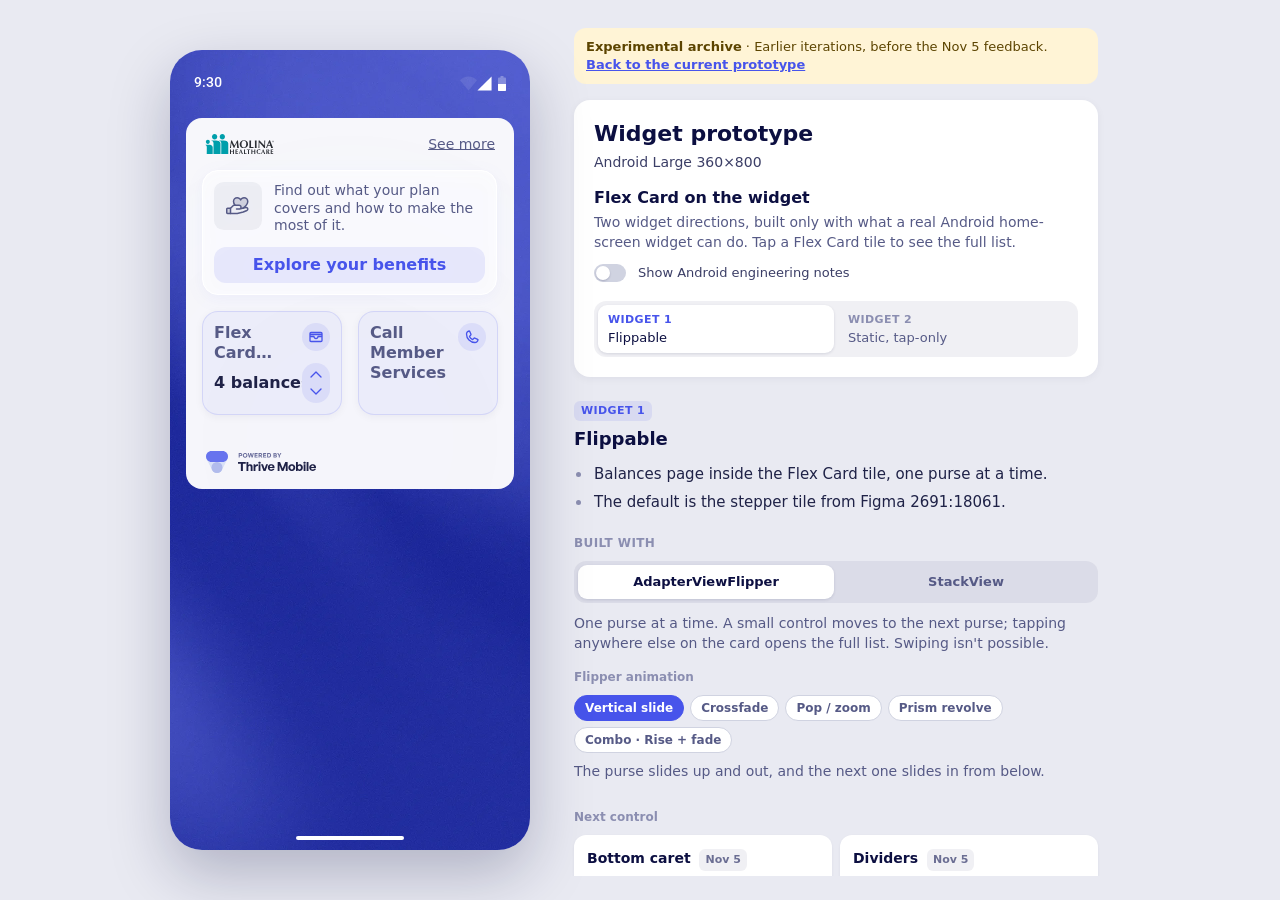
<file: molina-flexcard/archive/index.html>
<!doctype html>
<html lang="en">
<head>
  <meta charset="utf-8" />
  <meta name="viewport" content="width=device-width, initial-scale=1" />
  <title>Experimental archive · Widget prototype · v2/link</title>
  <link rel="preconnect" href="https://api.fontshare.com" />
  <link rel="stylesheet" href="https://api.fontshare.com/v2/css?f[]=general-sans@500,600&display=swap" />
  <link rel="preconnect" href="https://fonts.googleapis.com" />
  <link rel="stylesheet" href="https://fonts.googleapis.com/css2?family=Roboto:wght@400;500&display=swap" />
  <link rel="stylesheet" href="styles.css?v=46" />
</head>
<body>
  <main class="stage">
    <!-- Android Large frame: 360 × 800 (Figma node 2644:14146) -->
    <!-- .device reserves the phone's scaled size; the 360×800 frame inside is scaled to fit -->
    <div class="device" id="device">
    <div class="phone" id="phone">
      <img class="wallpaper" src="../assets/wallpaper.webp" alt="" />

      <header class="status-bar">
        <span class="status-time" id="clock">9:30</span>
        <span class="status-icons">
          <img src="../assets/status-wifi.svg" width="17" height="17" alt="" class="si-wifi" />
          <img src="../assets/status-signal.svg" width="17" height="17" alt="" class="si-signal" />
          <img src="../assets/status-battery.svg" width="8" height="15" alt="" class="si-battery" />
        </span>
      </header>

      <section class="widget-frame">
        <div class="widget" id="widget">
          <div class="gradient-bg" aria-hidden="true">
            <div class="blob-blue"><img src="../assets/gradient-blue.svg" width="1147" height="1147" alt="" /></div>
          </div>

          <div class="widget-top-bar">
            <img src="../assets/logo-molina.svg" width="68.637" height="20" alt="Molina Healthcare" class="logo" />
            <button class="link" data-open="home" type="button">See more</button>
          </div>

          <div class="chat-frame">
            <div class="card-content">
              <div class="card">
                <div class="card-row">
                  <div class="card-icon"><img src="../assets/icon-hand-heart.svg" width="24" height="24" alt="" /></div>
                  <p class="card-body">Find out what your plan covers and how to make the most of it.</p>
                </div>
                <button class="btn-tonal" data-open="benefits" type="button">Explore your benefits</button>
              </div>
            </div>

            <div class="tile-row">
              <!-- Flex Card purses (Figma 2663:16237, 2664:16248, 2664:16318).
                   Each page is one widget collection item: label, icon and hint all live
                   inside the item, the way they would in an AdapterViewFlipper / StackView. -->
              <div class="tile tile--flex" id="flexTile" role="group" aria-roledescription="carousel" aria-label="Flex Card balances" tabindex="0">
                <div class="pager" id="flexPager">
                  <div class="pager-track" id="flexTrack"><!-- pages rendered by app.js --></div>
                </div>
              </div>

              <!-- Widget 2: a plain link tile, no balances on the widget (same copy as the current prototype) -->
              <button class="tile" id="flexLinkTile" type="button">
                <span class="tile-text">
                  <span class="tile-face">
                    <span class="tile-line">View your</span>
                    <span class="tile-line">Flex Card</span>
                    <span class="tile-line">balance</span>
                  </span>
                </span>
                <span class="tile-icon"><img src="../assets/icon-cardholder.svg" width="16" height="16" alt="" /></span>
              </button>

              <button class="tile" id="callTile" type="button">
                <span class="tile-text">
                  <span class="tile-face">
                    <span class="tile-line">Call</span>
                    <span class="tile-line">Member</span>
                    <span class="tile-line">Services</span>
                  </span>
                </span>
                <span class="tile-icon"><img src="../assets/icon-phone.svg" width="16" height="16" alt="" /></span>
              </button>
            </div>
          </div>

          <div class="powered-frame">
            <div class="powered-by">
              <img src="../assets/thrive-symbol.svg" width="22" height="22" alt="" class="thrive-symbol" />
              <img src="../assets/thrive-wordmark.svg" width="78.296" height="18.7072" alt="Powered by Thrive Mobile" class="thrive-wordmark" />
            </div>
            <div class="spacer-16"></div>
          </div>
        </div>
      </section>

      <!-- Answer "Yes": a separate, resizable Flex Card widget with a vertical list of purses -->
      <section class="widget-frame fc-frame" aria-label="Flex Card widget">
        <div class="widget fc-widget">
          <div class="fc-head">
            <span class="fc-title"><span class="tile-icon"><img src="../assets/icon-cardholder.svg" width="16" height="16" alt="" /></span>Flex Card</span>
            <button class="link" id="fcSeeAll" type="button">See all</button>
          </div>
          <ul class="fc-list" id="fcList"><!-- rows rendered by app.js --></ul>
          <p class="fc-foot">Updated today, 9:30 AM</p>
        </div>
      </section>

      <div class="fill"></div>

      <!-- Simulated app launch (opened from widget taps) -->
      <div class="app-screen" id="appScreen" aria-hidden="true">
        <div class="ch-bg" aria-hidden="true">
          <div class="ch-blob ch-blob--green"><img src="../assets/carehub/gradient-green.svg" alt="" /></div>
          <div class="ch-blob ch-blob--blue"><img src="../assets/carehub/gradient-blue.svg" alt="" /></div>
        </div>
        <div class="app-bar">
          <button class="app-back" id="appBack" type="button" aria-label="Back"><img src="../assets/carehub/icon-arrow-left.svg" width="24" height="24" alt="" /></button>
          <span class="app-title" id="appTitle">Your benefits</span>
          <button class="app-help" id="appHelp" type="button">Need help?</button>
        </div>
        <div class="app-body" id="appBody"></div>
        <nav class="app-nav" id="appNav" aria-label="App">
          <button type="button" data-tab="home"><img src="../assets/carehub/nav-house.svg" width="24" height="24" alt="" /><span>Home</span></button>
          <button type="button" data-tab="perks"><img src="../assets/carehub/nav-tag.svg" width="24" height="24" alt="" /><span>Perks</span></button>
          <button type="button" data-tab="carehub" class="is-active"><img src="../assets/carehub/nav-bookmark.svg" width="24" height="24" alt="" /><span>Care hub</span></button>
          <button type="button" data-tab="account"><img src="../assets/carehub/nav-user.svg" width="24" height="24" alt="" /><span>Account</span></button>
        </nav>
      </div>

      <!-- Call confirmation sheet -->
      <div class="scrim" id="scrim"></div>
      <div class="sheet" id="callSheet" role="dialog" aria-modal="true" aria-labelledby="sheetTitle">
        <div class="sheet-handle"></div>
        <div class="sheet-icon"><img src="../assets/icon-phone.svg" width="16" height="16" alt="" /></div>
        <h2 class="sheet-title" id="sheetTitle">Call Member Services?</h2>
        <p class="sheet-text">Available 24/7. Average wait under 2 minutes.</p>
        <p class="sheet-number">1-800-555-0123</p>
        <div class="sheet-actions">
          <button class="sheet-btn sheet-btn--ghost" id="sheetCancel" type="button">Cancel</button>
          <button class="sheet-btn sheet-btn--primary" id="sheetCall" type="button">Call</button>
        </div>
      </div>

      <div class="toast" id="toast" role="status"></div>

      <footer class="gesture-bar" id="gestureBar" title="Tap to go home"><span class="handle"></span></footer>
    </div>
    </div>

    <aside class="notes">
      <p class="archive-banner"><b>Experimental archive</b> · Earlier iterations, before the Nov 5 feedback. <a href="../">Back to the current prototype</a></p>
      <div class="notes-intro">
      <h1>Widget prototype</h1>
      <p>Android Large 360×800</p>
      <h2 class="notes-h2">Flex Card on the widget</h2>
      <p class="notes-sub">Two widget directions, built only with what a real Android home-screen widget can do. Tap a Flex Card tile to see the full list.</p>
      <label class="android-toggle">
        <input type="checkbox" id="androidToggle" role="switch" />
        <span class="android-toggle-track" aria-hidden="true"></span>
        <span>Show Android engineering notes</span>
      </label>

      <div class="widget-switch" id="answerControls" role="radiogroup" aria-label="Widget">
        <label><input type="radio" name="widget" value="1" checked /><span><b>Widget 1</b>Flippable</span></label>
        <label><input type="radio" name="widget" value="2" /><span><b>Widget 2</b>Static, tap-only</span></label>
      </div>
      </div>

      <section class="widget-section w2-only" aria-labelledby="w2Title">
        <h2 class="widget-section-title" id="w2Title"><span class="widget-num">Widget 2</span>Static, tap-only</h2>
        <ul class="widget-points">
          <li>Back-pocket option if Molina doesn't want balances on the widget.</li>
          <li>No flipping and no amounts: one tile, "View your Flex Card balance".</li>
          <li>A tap opens the Flex card page in Care hub.</li>
        </ul>
        <div class="sub-options card-grid" id="w2Options" role="radiogroup" aria-label="Widget 2 version">
          <span class="sub-label">Version</span>
          <label><input type="radio" name="answer" value="no" />
            <span class="opt">
              <b class="opt-title">Link tile</b>
              <span class="opt-android"><i>Android</i>A plain tile (TextView + ImageView) with setOnClickPendingIntent → deep link to Care hub › Flex card. No collection widget and no balance data on the widget.</span>
              <span class="opt-desc">Just the tile. The balances live on the Flex card page.</span>
            </span>
          </label>
          <label><input type="radio" name="answer" value="yes" />
            <span class="opt">
              <b class="opt-title">Separate list widget <span class="opt-tag">recommended</span></b>
              <span class="opt-android"><i>Android</i>A second AppWidgetProvider the member adds below the Thrive widget (4×2, resizable to 4×3). A &lt;ListView&gt; fed by a RemoteViewsService shows one row per purse and scrolls vertically, which is the scrolling widgets support. "See all" → setOnClickPendingIntent; each row → setPendingIntentTemplate + fill-in intent. Members can remove it without losing the Thrive widget.</span>
              <span class="opt-desc">The tile, plus a separate Flex Card widget below the Thrive widget: every purse with its full Nations name and balance, in a short list with room to read. "See all" and any row open the Flex card page.</span>
            </span>
          </label>
          <input type="radio" name="answer" value="pager" checked hidden />
        </div>
      </section>

      <section class="widget-section pager-only" aria-labelledby="pagerTitle">
      <h2 class="widget-section-title" id="pagerTitle"><span class="widget-num">Widget 1</span>Flippable</h2>
      <ul class="widget-points">
        <li>Balances page inside the Flex Card tile, one purse at a time.</li>
        <li>The default is the stepper tile from Figma 2691:18061.</li>
      </ul>

      <fieldset class="hint-group" id="modeControls">
        <legend>Built with</legend>
        <div class="widget-switch mode-switch" role="radiogroup" aria-label="Built with">
          <label><input type="radio" name="mode" value="flipper" checked /><span>AdapterViewFlipper</span></label>
          <label><input type="radio" name="mode" value="stack" /><span>StackView</span></label>
        </div>
        <div class="mode-panel" data-for="flipper">
          <span class="opt">
            <span class="opt-android"><i>Android</i>&lt;AdapterViewFlipper&gt; fed by a RemoteViewsService. Next tap → setOnClickFillInIntent → broadcast → showNext(). Card tap → opens Flex Card balances in Care hub.</span>
            <span class="opt-desc">One purse at a time. A small control moves to the next purse; tapping anywhere else on the card opens the full list. Swiping isn't possible.</span>
          </span>
        <div class="sub-options flip-options" id="flipOptions">
          <span class="sub-label">Flipper animation</span>
          <div class="flip-chips" role="radiogroup" aria-label="Flipper animation">
            <label><input type="radio" name="flip" value="slide" checked /><span>Vertical slide</span></label>
            <label><input type="radio" name="flip" value="fade" /><span>Crossfade</span></label>
            <label><input type="radio" name="flip" value="pop" /><span>Pop / zoom</span></label>
            <label><input type="radio" name="flip" value="prism" /><span>Prism revolve</span></label>
            <label><input type="radio" name="flip" value="rise" /><span>Combo · Rise + fade</span></label>
          </div>
          <span class="opt flip-detail" data-for="slide">
            <span class="opt-desc">The purse slides up and out, and the next one slides in from below.</span>
            <span class="opt-android"><i>Android</i>inAnimation: translationY 88dp → 0 · outAnimation: translationY 0 → −88dp · 450ms</span>
          </span>
          <span class="opt flip-detail" data-for="fade">
            <span class="opt-desc">The old purse fades out while the next fades in, with no movement.</span>
            <span class="opt-android"><i>Android</i>inAnimation: alpha 0 → 1 · outAnimation: alpha 1 → 0 · 350ms</span>
          </span>
          <span class="opt flip-detail" data-for="pop">
            <span class="opt-desc">The old purse shrinks away and the next grows in with a small bounce.</span>
            <span class="opt-android"><i>Android</i>out: scaleX/Y 1 → 0.8 + alpha 1 → 0 (180ms) · in: scaleX/Y 0.8 → 1 + alpha 0 → 1 (340ms, startOffset 120ms, overshoot interpolator)</span>
          </span>
          <span class="opt flip-detail" data-for="prism">
            <span class="opt-desc">The purses are the faces of a turning prism joined at their top and bottom edges (3 purses make a triangle, 4 a square). Tap the top half to go back, the bottom half (or the dots) to go forward, or the purse icon to open the app.</span>
            <span class="opt-android"><i>Android</i>out: pivotY bottom, rotationX 0 → 120 · in: pivotY top, rotationX −120 → 0, plus translationY/scale keyframes to fake depth (widgets have no z). Tap zones: 3 views per item (top / bottom / icon), each with its own fill-in intent. Approximate. Going back needs a second, reversed flipper.</span>
          </span>
          <span class="opt flip-detail" data-for="rise">
            <span class="opt-desc">A short lift while fading. A subtler slide.</span>
            <span class="opt-android"><i>Android</i>in: translationY 12dp → 0 + alpha 0 → 1 (startOffset 80ms) · out: translationY 0 → −12dp + alpha 1 → 0 · ~320ms</span>
          </span>
        </div>
        <div class="sub-options card-grid" id="ctlOptions">
          <span class="sub-label">Next control <em id="ctlNote"></em></span>
          <label><input type="radio" name="ctl" value="v4-bottom" />
            <span class="opt">
              <b class="opt-title">Bottom caret <span class="opt-tag opt-tag--muted">Nov 5</span></b>
              <span class="opt-android"><i>Android</i>Same views as Right caret on the current prototype: &lt;AdapterViewFlipper&gt;, one item per purse, vertical slide in/out. Two views stacked in the tile: the top half carries the Care hub PendingIntent, the bottom half a fill-in intent → broadcast → partiallyUpdateAppWidget() with showNext(). "1 of 4" is set per item in getViewAt(). The purse icon is a static ImageView outside the flipper, updated with setImageViewResource() in the same call. Auto-advance is off, since the icon couldn't follow the flipper's own flips.</span>
              <span class="opt-desc">Each purse shows its amount and "1 of 4". Tapping the bottom half, with the &#8964; in the corner, goes to the next balance and wraps after the last. Tapping the top half opens the full list. The icon in the top-right corner stays put and changes to the current purse's icon.</span>
            </span>
          </label>
          <label><input type="radio" name="ctl" value="v4-strip" />
            <span class="opt">
              <b class="opt-title">Dividers <span class="opt-tag opt-tag--muted">Nov 5</span></b>
              <span class="opt-android"><i>Android</i>&lt;AdapterViewFlipper&gt;, one item per purse, vertical slide in/out. The strip is a static LinearLayout outside the flipper; only its bottom cell (an ImageButton) gets the showNext() intent. The purse icon is a static ImageView outside the flipper, updated with setImageViewResource() in the same partiallyUpdateAppWidget() call. Everything else → Care hub › Flex card.</span>
              <span class="opt-desc">A strip down the right edge is split in two by divider lines: the purse's icon on top, a &#8964; button below that goes to the next balance. Tapping anywhere else on the tile opens the full list.</span>
            </span>
          </label>
          <label><input type="radio" name="ctl" value="v4-tab" />
            <span class="opt">
              <b class="opt-title">Corner tab <span class="opt-tag opt-tag--muted">Nov 5</span></b>
              <span class="opt-android"><i>Android</i>Same views as Dividers; the bottom cell gets a raised tab background (shape drawable) instead of divider lines.</span>
              <span class="opt-desc">The &#8964; sits on a raised tab in the bottom-right corner, with the purse's icon above it. No divider lines. The tab goes to the next balance; anywhere else opens the full list.</span>
            </span>
          </label>
          <label><input type="radio" name="ctl" value="v4-page" />
            <span class="opt">
              <b class="opt-title">Page turn <span class="opt-tag opt-tag--muted">Nov 5</span></b>
              <span class="opt-android"><i>Android</i>The notched card and folded corner are static drawables. The peel uses two flippers advanced by the same showNext() (~700ms): a corner flipper whose fold ImageView scales up from the bottom-right corner (1 → 2.5) and then fades, and the content flipper, which fades the old purse out and the next one in. The purse icon is a static ImageView outside the flipper, swapped with setImageViewResource() partway through. The card's cut corner following the fold can only be faked with a triangle in the background colour, which needs a flat widget background behind the tile.</span>
              <span class="opt-desc">The card's bottom-right corner is folded like a page. Tapping the bottom half or the fold turns the page from that corner: the fold grows across the card as the purse fades, then lifts away and the next balance fades in. Tapping the top half opens the full list.</span>
            </span>
          </label>
          <label><input type="radio" name="ctl" value="stepper" checked />
            <span class="opt">
              <b class="opt-title">Stepper tile <span class="opt-tag opt-tag--muted">Nov 4</span> <span class="opt-tag">Figma 2691:18061</span></b>
              <span class="opt-android"><i>Android</i>The flipper's first item is an overview ("Flex Card / Balance / N balances"), then one item per purse. The ⌃/⌄ stepper is two ImageButtons outside the flipper: each tap → broadcast → partiallyUpdateAppWidget() with showPrevious() / showNext(). Nothing in the stepper changes. The corner icon is a second ViewFlipper of icons with fade animators that gets the same showNext() / showPrevious(), so it stays in place and cross-fades. Auto-advance is off, since the icon couldn't follow the flipper's own flips. Card tap → Care hub › Flex card.</span>
              <span class="opt-desc">The tile starts as a summary, "4 balances", and the up/down stepper steps through each purse and back. Tapping the rest of the tile opens the full list. The tile is 104px tall, so the Call tile grows to match.</span>
            </span>
          </label>
          <label><input type="radio" name="ctl" value="caption" />
            <span class="opt">
              <b class="opt-title">Count under the icon <span class="opt-tag opt-tag--muted">Nov 4</span></b>
              <span class="opt-android"><i>Android</i>A TextView under the purse icon inside each flipper item, set in getViewAt(position) ("2 of 4"), so it always matches the purse shown. android:autoStart="true" + flipInterval="5000". The whole item keeps one fill-in intent that opens Care hub › Flex card.</span>
              <span class="opt-desc">No next control: "1 of 4" under the purse icon says how many balances there are. Purses change every 5 seconds and a tap opens the full list, so the tile has one action. Members can't pause the rotation on a widget, so keep the interval generous.</span>
            </span>
          </label>
          <label><input type="radio" name="ctl" value="rail" />
            <span class="opt">
              <b class="opt-title">Side rail <span class="opt-tag opt-tag--muted">Nov 3</span></b>
              <span class="opt-android"><i>Android</i>Horizontal LinearLayout: the flipper + a static ImageButton/TextView strip outside it. Strip tap → broadcast → partiallyUpdateAppWidget() with showNext(flipperId) + setTextViewText(counter). Expect a short lag (~100–300ms). The counter lives outside the flipper and can't follow its own auto-advance, so auto-advance is off with the rail.</span>
              <span class="opt-desc">A full-height strip on the right edge, styled as a Design Library tertiary icon button (no fill, divider line, 20px brand arrow, count in Tiny/Bold), is the only "next" target, so the rest of the card clearly opens the list. Its ↓ means "next"; the › after the name means "open the list". No room for the purse icon at this tile width.</span>
            </span>
          </label>
          <label><input type="radio" name="ctl" value="chip" />
            <span class="opt">
              <b class="opt-title">Counter chip <span class="opt-tag opt-tag--muted">Nov 3</span></b>
              <span class="opt-android"><i>Android</i>TextView + ImageView on a rounded background inside each item. getViewAt(position) sets its text ("2/3"), so it stays right after auto-advance. Same fill-in intent as the dots.</span>
              <span class="opt-desc">A Design Library chip (label only) with "1/4" in the bottom-right corner. It looks tappable and says how many balances there are. The full chip with a caret icon doesn't fit next to the amount.</span>
            </span>
          </label>
          <label><input type="radio" name="ctl" value="button" />
            <span class="opt">
              <b class="opt-title">Arrow button <span class="opt-tag opt-tag--muted">Nov 3</span></b>
              <span class="opt-android"><i>Android</i>ImageButton with a filled circle background inside each item. Same fill-in intent as the dots.</span>
              <span class="opt-desc">Design Library buttonIcon (Primary · Brand · Small, 32px) with a down arrow, under the purse icon. Clearly tappable, but it doesn't say how many balances there are.</span>
            </span>
          </label>
          <label><input type="radio" name="ctl" value="dots" />
            <span class="opt">
              <b class="opt-title">Page dots <span class="opt-tag opt-tag--muted">Nov 3</span> <span class="opt-tag opt-tag--muted">previous</span></b>
              <span class="opt-android"><i>Android</i>3 ImageViews inside each item, highlighted in getViewAt(position). Same fill-in intent.</span>
              <span class="opt-desc">Dots under the purse icon. Compact, but members may not know to tap them.</span>
            </span>
          </label>
        </div>
        </div>
        <div class="mode-panel" data-for="stack">
          <span class="opt">
            <span class="opt-android"><i>Android</i>&lt;StackView&gt; fed by a RemoteViewsService. The launcher handles the swipe and plays the built-in deck animation, which can't be customized. Card tap → setOnClickFillInIntent → opens the app.</span>
            <span class="opt-desc">Purses are a real deck of cards. Swipe up and the top card flies off while the next one moves forward. Swipe down to bring it back. There's no arrow, because the swipe is the gesture.</span>
          </span>
        </div>
      </fieldset>

      <!-- Hints: removed from the notes; the inputs stay (hidden) because app.js reads their defaults -->
      <fieldset class="hint-group" id="hintControls" hidden>
        <legend>Hints</legend>
        <label><input type="checkbox" data-hint="cue" checked />
          <span class="opt">
            <b class="opt-title">"Opens" cue</b>
            <span class="opt-android"><i>Android</i>An ImageView (›) after the label TextView inside each item. The item's own fill-in intent still opens Care hub.</span>
            <span class="opt-desc">A › after the purse name, like a list row, so tapping the card reads as "open the full list". The side rail uses a down arrow (move) rather than a chevron, so the two don't read as the same thing.</span>
          </span>
        </label>
        <label><input type="checkbox" data-hint="dots" />
          <span class="opt">
            <b class="opt-title">Page dots (StackView) <em id="dotsNote"></em></b>
            <span class="opt-android"><i>Android</i>3 ImageViews inside each item layout. getViewAt(position) highlights that item's own dot, so they stay correct after a swipe or auto-advance.</span>
            <span class="opt-desc">Replaces the arrow and shows how many purses there are and which one is showing.</span>
          </span>
        </label>
        <label><input type="checkbox" data-hint="auto" />
          <span class="opt">
            <b class="opt-title">Auto-advance <em id="autoNote"></em></b>
            <span class="opt-android"><i>Android</i>Flipper: android:autoStart="true" + android:flipInterval="5000", and stopFlipping() after the first tap. StackView: android:autoAdvanceViewId in the appwidget-provider XML, with the launcher choosing the interval.</span>
            <span class="opt-desc">Cycles through the purses until the member interacts.</span>
          </span>
        </label>
      </fieldset>

      </section>

      <details class="notes-cut">
        <summary>Dropped: not possible on Android widgets</summary>
        <p><b>Content peek</b>: widgets have no fade masks or snap-scrolling, so the half-visible next page would land at random scroll positions.</p>
        <p><b>Nudge animation</b>: widgets can't run custom animations. Auto-advance is the closest supported way to show motion.</p>
      </details>
    </aside>
  </main>
  <script src="app.js?v=41"></script>
</body>
</html>
</file>
<file: humana-fcv-forum/styles.css>
/* Design tokens pulled from Figma (v2/link, node 2644:14146) */
:root {
  --font-body: "General Sans", system-ui, sans-serif;

  --background-base: #f9f9fb;
  --text-weak: #565a86;
  --text-brand: #4754eb;
  --text-strong: #1f2247;
  --text-weaker: #696d9b;
  --fill-weaker: rgba(12, 15, 65, 0.05);
  --fill-inversemidweak: rgba(255, 255, 255, 0.65);
  --fill-brandweaker: rgba(71, 84, 235, 0.1);
  --fill-brandveryweak: rgba(71, 84, 235, 0.05);
  --stroke-inversestrong: #fff;
  --stroke-brandweaker: rgba(71, 84, 235, 0.15);
  --shadow-weaker: rgba(12, 15, 65, 0.05);

  --ease-emphasized: cubic-bezier(0.2, 0, 0, 1);
  --ease-standard: cubic-bezier(0.2, 0, 0, 1);
}

* { box-sizing: border-box; }
html, body { margin: 0; height: 100%; }
body {
  font-family: var(--font-body);
  background: var(--background-base);
  color: #0c0f41;
  -webkit-font-smoothing: antialiased;
}
/* Page background: Design Library gradientBGDesktop (opacity=Default, Figma 3683:42394) on
   background-base. Two blurred glows, blue low on the left and green on the right, placed at the
   same spots as in the 1352×1132 frame (as a share of the window) and drifting slowly. */
/* Drawn as CSS radial gradients with the same falloff as the Figma glows (a 256px circle under a
   128px Gaussian blur), not the exported SVGs: an SVG blur that size is costly to redraw and made
   the rest of the page's motion stutter. assets/bg/ keeps the Figma exports for reference. */
body::before, body::after {
  content: ""; position: fixed; z-index: -1; width: 1024px; height: 1024px;
  pointer-events: none; will-change: transform; contain: strict;
}
body::before { /* blue #4754EB at 10%: centre at (115, 781) of 1352×1132 */
  background: radial-gradient(closest-side, rgba(71, 84, 235, 0.0865) 0%, rgba(71, 84, 235, 0.0831) 12.5%, rgba(71, 84, 235, 0.0731) 25%, rgba(71, 84, 235, 0.0576) 37.5%, rgba(71, 84, 235, 0.0396) 50%, rgba(71, 84, 235, 0.0232) 62.5%, rgba(71, 84, 235, 0.0113) 75%, rgba(71, 84, 235, 0.0045) 87.5%, rgba(71, 84, 235, 0.0) 100%);
  left: calc(8.5% - 512px); top: calc(69% - 512px);
  animation: bg-float-blue 34s ease-in-out infinite alternate;
}
body::after { /* green #A4ECBB at 8%: centre at (1124, 475) */
  background: radial-gradient(closest-side, rgba(164, 236, 187, 0.0692) 0%, rgba(164, 236, 187, 0.0665) 12.5%, rgba(164, 236, 187, 0.0585) 25%, rgba(164, 236, 187, 0.0461) 37.5%, rgba(164, 236, 187, 0.0317) 50%, rgba(164, 236, 187, 0.0186) 62.5%, rgba(164, 236, 187, 0.009) 75%, rgba(164, 236, 187, 0.0036) 87.5%, rgba(164, 236, 187, 0.0) 100%);
  left: calc(83% - 512px); top: calc(42% - 512px);
  animation: bg-float-green 28s ease-in-out infinite alternate;
}
@keyframes bg-float-blue {
  0%   { transform: translate3d(0, 0, 0); }
  50%  { transform: translate3d(48px, -36px, 0); }
  100% { transform: translate3d(-24px, -64px, 0); }
}
@keyframes bg-float-green {
  0%   { transform: translate3d(0, 0, 0); }
  50%  { transform: translate3d(-44px, 40px, 0); }
  100% { transform: translate3d(24px, 72px, 0); }
}
@media (prefers-reduced-motion: reduce) { body::before, body::after { animation: none; } }
button { font: inherit; color: inherit; background: none; border: 0; padding: 0; cursor: pointer; }
p, h1, h2 { margin: 0; }

/* Desktop: phone left, settings right, inside the window (the page doesn't scroll; a long settings column does).
   The phone is scaled to the window height; app.js stacks the layout when the notes don't fit. */
html, body { overflow: hidden; }
.stage {
  height: 100vh;
  height: 100dvh;
  display: flex;
  align-items: center;
  justify-content: center;
  gap: 40px;
  padding: 24px;
}
.device {
  flex: none;
  width: calc(360px * var(--s, 1));
  height: calc(var(--ph, 800px) * var(--s, 1));
  position: relative;
}
.device > .phone { transform: scale(var(--s, 1)); transform-origin: 0 0; }

/* ---------- Android Large frame ---------- */
.phone {
  position: relative;
  width: 360px;
  height: var(--ph, 800px); /* taller or shorter in full screen, to match the device */
  flex: none;
  border-radius: var(--screen-r, 32px);
  overflow: hidden;
  background: #fff;
  display: flex;
  flex-direction: column;
  box-shadow: 0 24px 60px rgba(12, 15, 65, 0.25);
  user-select: none;
  -webkit-tap-highlight-color: transparent;
}
.wallpaper {
  position: absolute;
  inset: 0;
  width: 100%;
  height: 100%;
  object-fit: cover;
  pointer-events: none;
}

/* Status bar */
.status-bar {
  position: relative;
  z-index: 40;
  height: var(--sb, 52px);
  flex: none;
  display: flex;
  align-items: flex-end;
  justify-content: space-between;
  padding: 10px 24px;
  color: #fff;
  transition: color 0.3s;
}
.status-time {
  font-family: var(--font-body);
  font-weight: 500;
  font-size: 14px;
  line-height: 20px;
  letter-spacing: 0.14px;
  font-feature-settings: "lnum" 1, "pnum" 1;
}
.status-icons { position: relative; width: 46px; height: 17px; }
.status-icons img { position: absolute; top: 0; display: block; transition: filter 0.3s; }
.si-wifi { left: 0; }
.si-signal { left: 16px; }
.si-battery { left: 38px; top: 1px !important; }
.phone.app-open .status-bar { color: #0c0f41; }
.phone.app-open .status-icons img { filter: invert(1) brightness(0.2); }

/* ---------- Widget ---------- */
.widget-frame {
  position: relative;
  z-index: 1;
  flex: none;
  display: flex;
  padding: 16px; /* 16px in from the screen's sides (was 24px), so the top card's copy fits on 2 lines */
}
.widget {
  position: relative;
  flex: 1;
  display: flex;
  flex-direction: column;
  align-items: center;
  overflow: hidden;
  border-radius: 16px;
  background: var(--background-base);
  transition: transform 0.35s var(--ease-emphasized), opacity 0.35s;
}
/* While the app is open the home screen sits behind it (the launch morph handles the motion) */

.gradient-bg {
  position: absolute;
  top: 0;
  bottom: 0;
  left: 50%;
  width: 328px;
  transform: translateX(-50%);
  overflow: hidden;
  pointer-events: none;
}
.blob-blue {
  position: absolute;
  top: 133px;
  left: calc(50% - 0.5px);
  width: 379px;
  height: 379px;
  transform: translateX(-50%);
}
.blob-blue img {
  position: absolute;
  inset: -101.32%;
  width: calc(100% + 2 * 101.32%);
  height: calc(100% + 2 * 101.32%);
  display: block;
}

.widget-top-bar {
  position: relative;
  width: 100%;
  display: flex;
  align-items: flex-end;
  justify-content: space-between;
  padding: 16px 20px 0;
}
.logo { display: block; }
.link {
  font-weight: 500;
  font-size: 14px;
  line-height: 20px;
  color: var(--text-weak);
  text-decoration: underline;
  text-underline-position: from-font;
  border-radius: 6px;
  transition: color 0.15s;
}

.chat-frame { position: relative; width: 100%; display: flex; flex-direction: column; }

.card-content {
  width: 100%;
  max-height: 200px;
  display: flex;
  padding: 16px 16px 0;
  filter: drop-shadow(0 4px 8px rgba(71, 84, 235, 0.08));
}
.card {
  flex: 1;
  display: flex;
  flex-direction: column;
  gap: 12px;
  padding: 11px; /* 12px minus 1px inside stroke, as in Figma */
  border-radius: 16px;
  border: 1px solid var(--stroke-inversestrong);
  background: var(--fill-inversemidweak);
}
.card-row { display: flex; gap: 12px; align-items: flex-start; }
.card-icon {
  flex: none;
  width: 48px;
  height: 48px;
  display: flex;
  align-items: center;
  justify-content: center;
  border-radius: 9.6px;
  background: var(--fill-weaker);
}
.card-icon img { display: block; }
.card-body {
  flex: 1;
  min-height: 48px;
  display: flex;
  align-items: center;
  font-weight: 500;
  font-size: 14px;
  line-height: 20px;
  color: var(--text-weak);
}
.btn-tonal {
  width: 100%;
  padding: 6px 12px;
  border-radius: 12px;
  background: var(--fill-brandweaker);
  color: var(--text-brand);
  font-weight: 600;
  font-size: 16px;
  line-height: 24px;
  text-align: center;
  white-space: nowrap;
}

.tile-row { display: flex; gap: 16px; padding: 16px 16px 8px; } /* 0 bottom + spacer/8 (Figma 2900:17729, 2902:60990) */
.tile {
  flex: 1;
  min-width: 0;
  display: flex;
  align-items: flex-start;
  padding: 11px; /* 12px minus 1px inside stroke, as in Figma */
  border-radius: 16px;
  border: 1px solid var(--stroke-brandweaker);
  background: var(--fill-brandveryweak);
  box-shadow: 0 2px 8px 0 var(--shadow-weaker);
  text-align: left;
  transition: background-color 0.2s, border-color 0.2s;
}
.tile-text { position: relative; flex: 1; min-width: 0; height: 60px; }
.tile-face {
  position: absolute;
  inset: 0;
  display: flex;
  flex-direction: column;
  justify-content: center;
}
.tile-line {
  display: block;
  font-weight: 600;
  font-size: 16px;
  line-height: 20px;
  color: var(--text-weak);
  white-space: nowrap;
  overflow: hidden;
  text-overflow: ellipsis;
}
.tile-line--strong { color: var(--text-strong); }
.tile-icon {
  flex: none;
  width: 28px;
  height: 28px;
  display: flex;
  align-items: center;
  justify-content: center;
  border-radius: 16px;
  background: var(--fill-brandweaker);
}
.tile-icon img { display: block; }

/* ---------- Flex Card pager ----------
   Each purse is one collection item (.pcard) holding its own label, icon and hint.
   data-mode="flipper" → AdapterViewFlipper: one fixed tile, content slides inside it.
   data-mode="stack"   → StackView: each purse is a real card in a deck.            */
.tile--flex {
  position: relative;
  height: 88px;
  padding: 0;
  overflow: hidden;
  cursor: pointer;
  touch-action: none;
}
.tile--flex:focus-visible { outline: 2px solid var(--text-brand); outline-offset: 2px; }

.pcard {
  position: absolute;
  inset: 0;
  display: flex;
  padding: 11px; /* 12px minus 1px stroke */
  border-radius: 16px;
  transition: transform 0.45s var(--ease-emphasized), opacity 0.3s var(--ease-standard);
  will-change: transform, opacity;
}
.pcard.no-anim, .pcard.no-anim .pcard-body { transition: none !important; }
.pcard-body { display: flex; flex: 1; min-width: 0; transition: opacity 0.25s; }
.page-text { flex: 1; min-width: 0; display: flex; flex-direction: column; }

.tile-side { flex: none; display: flex; flex-direction: column; gap: 8px; align-items: center; }
.tile-hint { position: relative; width: 28px; height: 28px; }
.widget .tile-next {
  position: absolute; inset: 0;
  display: flex; align-items: center; justify-content: center;
  border-radius: 16px;
  transition: background-color 0.2s, opacity 0.2s;
}
.tile-next img { display: block; }
.pcard.is-last .tile-next img { transform: rotate(180deg); } /* last purse: arrow points back to the first */

/* Hint: page dots (each card draws its own, so they're always correct) */
.pager-dots {
  position: absolute; inset: 0;
  display: flex; flex-direction: column; align-items: center; justify-content: center; gap: 4px;
  opacity: 0; pointer-events: none; cursor: pointer;
  transition: opacity 0.2s;
}
.pager-dots i { display: block; width: 4px; height: 4px; border-radius: 2px; background: rgba(86, 90, 134, 0.3); }
.pager-dots i.on { height: 10px; background: var(--text-brand); }
.phone[data-dots] .tile-next { opacity: 0; pointer-events: none; }
.phone[data-dots] .pager-dots { opacity: 1; pointer-events: auto; }

/* --- Flipper: tile chrome stays put, purse content slides vertically inside it --- */
.tile--flex[data-mode="flipper"] .pcard { opacity: 0; transform: translateY(100%); }
.tile--flex[data-mode="flipper"] .pcard[data-depth="0"] { opacity: 1; transform: none; }
.tile--flex[data-mode="flipper"] .pcard.exit-up   { opacity: 0; transform: translateY(-100%); }
.tile--flex[data-mode="flipper"] .pcard.enter-top { opacity: 0; transform: translateY(-100%); }

/* --- StackView: a real deck. Back cards show their bottom edge under the front card --- */
.tile--flex[data-mode="stack"] {
  overflow: visible;
  background: transparent;
  border-color: transparent;
  box-shadow: none;
}
.tile--flex[data-mode="stack"] .pcard {
  background: #f0f1fa; /* opaque version of fill/brandveryweak over the widget background */
  border: 1px solid var(--stroke-brandweaker);
  box-shadow: 0 2px 8px 0 var(--shadow-weaker);
  transform-origin: 50% 100%;
}
.tile--flex[data-mode="stack"] .pcard[data-depth="0"] { z-index: 3; transform: none; }
.tile--flex[data-mode="stack"] .pcard[data-depth="1"] { z-index: 2; transform: translateY(6px) scale(0.92); background: #e8eaf9; }
.tile--flex[data-mode="stack"] .pcard[data-depth="2"] { z-index: 1; transform: translateY(11px) scale(0.84); background: #eef0fa; }
.tile--flex[data-mode="stack"] .pcard:not([data-depth="0"]) .pcard-body { opacity: 0; }
/* top card being swiped away (or coming back) */
.tile--flex[data-mode="stack"] .pcard.exit-up,
.tile--flex[data-mode="stack"] .pcard.enter-top { z-index: 4; opacity: 0; transform: translateY(-56px) rotate(-2deg); }
.tile--flex[data-mode="stack"] .pcard.dragging { transition: none; }

/* Press feedback shared by all tappables in the widget */
.widget button { position: relative; transition: transform 0.15s var(--ease-standard), background-color 0.2s, border-color 0.2s; }
.widget button:active { transform: scale(0.97); }
.btn-tonal:active { background: rgba(71, 84, 235, 0.18); }
.tile:active:not(.tile--flex) { background: var(--fill-brandweaker); }
.tile--flex[data-mode="flipper"]:not([data-flip="prism"]):active { background: var(--fill-brandweaker); }
.widget button:focus-visible { outline: 2px solid var(--text-brand); outline-offset: 2px; }

.powered-frame { position: relative; width: 100%; padding-top: 20px; display: flex; flex-direction: column; }
.powered-by { position: relative; display: block; margin: 0 20px; width: 109.921px; height: 22px; }
.powered-by::before { content: ""; position: absolute; inset: -11px -8px; } /* a 44px-tall tap target */
.thrive-symbol { position: absolute; left: 0; top: 0; display: block; }
.thrive-wordmark { position: absolute; left: 31.63px; top: 2.06px; display: block; }
.spacer-16 { height: 16px; }

/* ---------- The launcher's pages (tht-demo-studio navigator/voice: NavigatorHomeScreen .pages / .pageDots) ----------
   Side by side, swiped between (snapping to a page), dots underneath. Over the wallpaper, like the dock. */
.home-pages {
  position: relative; z-index: 1;
  flex: 1; min-height: 0;
  display: flex;
  overflow-x: auto; overflow-y: hidden;
  scroll-snap-type: x mandatory;
  overscroll-behavior-x: contain;
  scrollbar-width: none;
  -webkit-user-select: none; user-select: none;
}
.home-pages::-webkit-scrollbar { display: none; }
.home-pages[data-dragging] { scroll-snap-type: none; cursor: grabbing; }
.home-page { flex: 0 0 100%; min-width: 0; display: flex; flex-direction: column; scroll-snap-align: start; scroll-snap-stop: always; }
.home-dots { position: relative; z-index: 1; flex: none; display: flex; justify-content: center; gap: 4px; padding: 8px 0 24px; } /* room between the dots and the dock */
/* A 6px dot in a bigger tap target */
.home-dot { display: grid; place-items: center; width: 16px; height: 16px; padding: 0; border: 0; background: none; cursor: pointer; }
.home-dot::after { content: ""; width: 6px; height: 6px; border-radius: 50%; background: #fff; opacity: 0.55; transition: opacity 0.2s; }
.home-dot.is-on::after { opacity: 1; }
/* The "Full screen" pill (fullscreen-guide.js, phones only): on the wallpaper just above the page dots,
   clear of the dock (gesture bar 24 + dock 56 + dots 48 + 16 apart) */
.phone { --fsg-pill-bottom: 144px; }

/* Page 2: demo controls, centred on the screen. A frosted panel with the widget's 16px corners, its
   brand-tint buttons rounded squares like the dock's icons (12px); the gear opens a menu of the three
   widgets, restart starts Widget 3 over. */
.home-page:has(.demo-widget) { justify-content: center; align-items: center; }
.demo-widget { position: relative; padding: 16px; }
.demo-pill {
  display: flex; gap: 12px; padding: 12px;
  border-radius: 16px;
  background: var(--fill-inversemidweak);
  border: 1px solid var(--stroke-inversestrong);
  box-shadow: 0 2px 12px var(--shadow-weaker);
  -webkit-backdrop-filter: blur(16px); backdrop-filter: blur(16px);
}
.demo-btn[hidden] { display: none; }
.demo-btn {
  display: grid; place-items: center; width: 48px; height: 48px; padding: 0;
  border: 0; border-radius: 12px; background: var(--fill-brandweaker); color: var(--text-brand);
  cursor: pointer; transition: background-color 0.15s, transform 0.15s var(--ease-standard);
}
.demo-btn:active:not(:disabled) { transform: scale(0.94); }
.demo-btn:disabled { opacity: 0.4; cursor: default; }
.demo-btn[aria-expanded="true"] { background: rgba(71, 84, 235, 0.18); }
.demo-btn:focus-visible { outline: 2px solid var(--text-brand); outline-offset: 2px; }
.demo-icon { display: block; width: 24px; height: 24px; background: currentColor; -webkit-mask: var(--icon) center / contain no-repeat; mask: var(--icon) center / contain no-repeat; }
.demo-btn.is-spinning .demo-icon { animation: demo-restart 500ms var(--ease-emphasized); }
@keyframes demo-restart { from { transform: rotate(0); } to { transform: rotate(-360deg); } }
.demo-menu {
  position: absolute; left: 50%; translate: -50% 0; top: calc(100% - 8px); z-index: 2; min-width: 200px;
  display: flex; flex-direction: column; padding: 6px;
  border-radius: 20px; background: #fff; box-shadow: 0 8px 28px rgba(12, 15, 65, 0.16);
  transform-origin: 50% 0; animation: demo-menu-in 180ms var(--ease-emphasized);
}
.demo-menu[hidden] { display: none; }
@keyframes demo-menu-in { from { opacity: 0; transform: scale(0.96) translateY(-4px); } }
.demo-menu button {
  display: flex; flex-direction: column; align-items: flex-start; gap: 0;
  padding: 10px 14px; border: 0; border-radius: 14px; background: none; text-align: left;
  font: inherit; color: var(--text-strong); cursor: pointer;
}
.demo-menu button b { font-weight: 600; font-size: 15px; line-height: 20px; }
.demo-menu button span { font-size: 13px; line-height: 18px; color: var(--text-weak); }
.demo-menu button:hover { background: var(--fill-weaker); }
.demo-menu button[aria-checked="true"] { background: var(--fill-brandweaker); }
.demo-menu button[aria-checked="true"] b { color: var(--text-brand); }
@media (prefers-reduced-motion: reduce) {
  .demo-menu, .demo-btn.is-spinning .demo-icon { animation: none; }
}

/* Gesture bar */
.gesture-bar {
  position: relative;
  z-index: 60;
  height: 24px;
  flex: none;
  cursor: grab;
  touch-action: none; /* a swipe up on it is ours (goes home), not the page's scroll */
}
.handle {
  position: absolute;
  left: 50%;
  top: 50%;
  width: 108px;
  height: 4px;
  border-radius: 12px;
  background: #fff;
  transform: translate(-50%, -50%);
  opacity: 0; /* fades away; app.js shows it when needed (showHandle) */
  transition: background-color 0.3s, opacity 300ms ease-out;
}
.gesture-bar.is-shown .handle { opacity: 1; transition: background-color 0.3s, opacity 150ms ease-out; }
@media (hover: hover) { .gesture-bar:hover .handle { opacity: 1; transition: background-color 0.3s, opacity 150ms ease-out; } }
.phone.app-open .handle { background: #0c0f41; }
/* ---------- Dock (tht-demo-studio navigator/voice: NavigatorHomeScreen .dock) ----------
   48px rounded-square icons (Google Play style) spread across the bottom, 24px in from the sides, 8px above the gesture bar. */
.dock { position: relative; z-index: 1; /* over the wallpaper, like .widget-frame */ flex: none; display: flex; justify-content: space-between; padding: 0 24px 8px; }
.dock-app { display: block; width: 48px; height: 48px; border-radius: 26%; box-shadow: 0 1px 3px rgba(12, 15, 65, 0.18); } /* Google Play style: rounded square (MyHumana's own icon corners), lifted off the wallpaper */
.dock-app img { display: block; width: 100%; height: 100%; border-radius: inherit; }
.dock-app--thrive { display: grid; place-items: center; background: var(--background-base); }
.dock-app--thrive img { width: 28px; height: 28px; border-radius: 0; }
button.dock-app:active { filter: brightness(0.92); }
/* Widget 2 (Molina): Molina's apps in the dock instead of Humana's */
.dock-molina { display: none; }
.phone[data-widget="2"] .dock-humana { display: none; }
.phone[data-widget="2"] .dock-molina { display: block; }
.phone[data-widget="2"] .dock-app--molina { display: grid; place-items: center; background: #009fab; }
.dock-app--molina img { width: 34px; height: auto; border-radius: 0; }

/* ---------- Simulated app launch ---------- */
.app-screen {
  position: absolute;
  z-index: 30;
  left: 0;
  top: 0;
  width: 360px;
  height: var(--ph, 800px);
  background: var(--background-base);
  padding-top: var(--sb, 52px);
  opacity: 0;
  pointer-events: none;
  /* Launch / return morph is played in JS (Web Animations), from the widget's bounds */
  transform-origin: 0 0;
  clip-path: inset(0 round var(--screen-r, 32px));
}
.phone.app-open .app-screen { opacity: 1; pointer-events: auto; }
.app-bar { display: flex; align-items: center; gap: 8px; padding: 8px 12px; }
.app-back {
  width: 40px; height: 40px; border-radius: 20px;
  display: flex; align-items: center; justify-content: center; margin-left: -8px;
}
.app-back[hidden] { display: none; }
.app-back img { display: block; }
.app-title { font-weight: 600; font-size: 20px; line-height: 28px; color: #0c0f41; }
.app-body { padding: 8px 16px; display: flex; flex-direction: column; gap: 12px; }

/* ---------- Toast ---------- */
.toast {
  position: absolute; z-index: 70; left: 50%; bottom: 48px;
  padding: 10px 16px; border-radius: 12px;
  background: #1f2140; color: #fff;
  font-size: 14px; line-height: 20px; font-weight: 500; white-space: nowrap;
  transform: translate(-50%, 16px); opacity: 0; pointer-events: none;
  transition: transform 0.3s var(--ease-emphasized), opacity 0.2s;
}
.toast.show { transform: translate(-50%, 0); opacity: 1; }

/* In the app: after a tap that goes nowhere, a soft blue glow swells and fades behind the gesture
   handle, twice. One filled glow, no outlines; it stays centred on the handle. Under the gesture
   bar (z 60), so the handle stays crisp on top. */
.home-pulse {
  position: absolute; z-index: 55; left: 50%; bottom: 12px; width: 0; height: 0; pointer-events: none;
}
.home-pulse i {
  position: absolute; left: -90px; top: -22px; width: 180px; height: 44px; border-radius: 50%;
  background: radial-gradient(closest-side, rgba(71, 84, 235, 0.55), rgba(71, 84, 235, 0.25) 55%, rgba(71, 84, 235, 0));
  opacity: 0; transform: scale(0.5, 0.4);
}
.home-pulse i { will-change: transform, opacity; }
.home-pulse.show i { animation: home-pulse 0.9s cubic-bezier(0.2, 0, 0, 1) 2; }
@keyframes home-pulse { /* bright almost at once, then eases out */
  0%   { opacity: 0.4; transform: scale(0.7, 0.6); }
  18%  { opacity: 1;   transform: scale(1, 1); }
  100% { opacity: 0;   transform: scale(1.15, 1.1); }
}
@media (prefers-reduced-motion: reduce) {
  .home-pulse.show i { animation: home-pulse-still 1.1s ease-in-out 2; transform: none; }
  @keyframes home-pulse-still { 0%, 100% { opacity: 0; } 50% { opacity: 0.8; } }
}

/* ---------- Side notes ---------- */
.notes {
  flex: 0 1 540px; /* the same width whatever the widget's notes say (narrower only when the window is) */
  min-width: 320px;
  max-width: 540px; /* one column: the card, then the widget notes under it (~70 characters a line) */
  /* Always full size: taller than the window, the column scrolls on its own (the phone stays put) */
  max-height: 100%;
  overflow-y: auto;
  overscroll-behavior: contain;
  scrollbar-width: thin;
  padding: 4px 4px 24px;
  color: #3b3e66;
  font-size: 14px;
  line-height: 20px;
  overflow-wrap: anywhere;
}

/* Mobile: phone on top (scaled to the screen width), settings below; the page scrolls. */
/* (app.js adds .stacked when side by side doesn't fit) */
html.stacked { overflow: auto; height: auto; }
html.stacked body { overflow: visible; height: auto; }
html.stacked .stage {
  height: auto;
  flex-direction: column;
  align-items: center;
  gap: 24px;
  padding: 16px;
}
html.stacked .notes { flex: none; width: 100%; max-width: 560px; min-width: 0; max-height: none; overflow: visible; padding: 0 4px 32px; }
.notes h1 { font-size: 22px; line-height: 28px; font-weight: 600; color: #0c0f41; margin-bottom: 4px; }
.notes ul { padding-left: 18px; margin: 16px 0; }
.notes-h2 { font-size: 16px; font-weight: 600; color: #0c0f41; margin-top: 20px; }
.notes-sub { margin-top: 4px; color: #565a86; }
.hint-controls { display: flex; flex-direction: column; gap: 10px; margin-top: 12px; }
.hint-controls label { display: flex; gap: 8px; align-items: flex-start; cursor: pointer; }
.hint-controls input { margin-top: 3px; accent-color: #4754eb; }
.hint-group { border: 0; padding: 0; margin: 16px 0 0; display: flex; flex-direction: column; gap: 10px; }
.hint-group legend { font-size: 12px; font-weight: 600; letter-spacing: 0.4px; text-transform: uppercase; color: #8b8eb1; margin-bottom: 8px; padding: 0; }
.hint-group label { display: flex; gap: 8px; align-items: flex-start; cursor: pointer; }
.hint-group input { margin-top: 3px; accent-color: #4754eb; }
.hint-group em { font-style: normal; color: #8b8eb1; }
/* "Dropped" callout: its own red container */
.notes-cut {
  margin-top: 24px; padding: 12px 14px; border-radius: 12px;
  background: #fdeeee; border: 1px solid #f3c4c4; color: #7a2a2a;
}
.notes-cut summary { cursor: pointer; font-weight: 600; color: #b42318; }
.notes-cut summary { list-style: none; display: flex; align-items: center; gap: 10px; }
.notes-cut summary::-webkit-details-marker { display: none; }
.notes-cut summary::before {
  content: ""; flex: none; width: 0; height: 0;
  border-left: 6px solid #b42318; border-top: 4.5px solid transparent; border-bottom: 4.5px solid transparent;
  transition: transform 0.15s;
}
.notes-cut[open] summary::before { transform: rotate(90deg); }
.notes-cut summary + p { margin-top: 14px; }
.notes-cut p { position: relative; margin-top: 8px; padding-left: 26px; }
.notes-cut p::before {
  content: "✕"; position: absolute; left: 0; top: 1px;
  width: 18px; height: 18px; border-radius: 50%;
  display: flex; align-items: center; justify-content: center;
  background: #f9d2d2; color: #b42318; font-size: 10px; font-weight: 700; line-height: 1;
}
.notes-cut b { color: #7a1f1a; }
.notes-actions { display: flex; gap: 8px; margin-top: 14px; flex-wrap: wrap; }
.reset.reset--primary { background: #4754eb; color: #fff; border-color: #4754eb; }
.notes li { margin-bottom: 8px; }
.notes code, .notes kbd { font-size: 12px; background: #fff; padding: 1px 5px; border-radius: 4px; }
.reset {
  padding: 8px 16px; border-radius: 10px;
  background: #fff; border: 1px solid var(--stroke-brandweaker);
  color: var(--text-brand); font-weight: 600;
}

@media (prefers-reduced-motion: reduce) {
  *, *::before, *::after { transition-duration: 0.01ms !important; animation-duration: 0.01ms !important; }
}

/* Flipper mode: a drag does nothing on Android, so pulse the tap target instead */
@keyframes hint-pulse {
  0%, 100% { transform: scale(1); background-color: transparent; }
  40%      { transform: scale(1.25); background-color: var(--fill-brandweaker); }
}
.tile--flex.hint-pulse .pcard[data-depth="0"] .tile-hint { animation: hint-pulse 0.6s var(--ease-standard) 2; border-radius: 16px; }
/* v4 looks: the › / ⌄ circle glows twice, the same soft blue as the pulse at the gesture handle */
.tile--flex.hint-pulse .v4-caret,
.tile--flex.hint-pulse .v4-circle,
.tile--flex.hint-pulse .v4-corner { animation: v4-next-pulse 0.9s cubic-bezier(0.2, 0, 0, 1) 2; }
@keyframes v4-next-pulse { /* soft glow, same feel as the pulse at the gesture handle */
  0%   { box-shadow: 0 0 6px 2px rgba(71, 84, 235, 0.2); background-color: rgba(71, 84, 235, 0.12); }
  18%  { box-shadow: 0 0 12px 4px rgba(71, 84, 235, 0.35); background-color: rgba(71, 84, 235, 0.2); }
  100% { box-shadow: 0 0 16px 6px rgba(71, 84, 235, 0); background-color: transparent; }
}
.phone img { -webkit-user-drag: none; }
/* Phone screens scroll like a phone: no desktop scrollbars anywhere inside the mock */
.phone, .phone * { scrollbar-width: none; }
.phone ::-webkit-scrollbar { display: none; }

/* --- Flipper + prism revolve ----------------------------------------------
   The tile is a prism: each purse card is one face, rotated (i × 360/N)° around the
   tile's horizontal centre line and pushed out by the apothem, so neighbouring faces
   meet at their top/bottom edges. Seen from the side it's a triangle (3 purses).
   Face transforms and the prism's rotation are set from app.js. */
.tile--flex[data-mode="flipper"][data-flip="prism"] {
  overflow: visible;
  background: transparent;
  border-color: transparent;
  box-shadow: none;
  transform-style: preserve-3d;
  transition: transform 0.65s cubic-bezier(0.3, 0, 0.15, 1);
}
.tile--flex[data-mode="flipper"][data-flip="prism"] .pcard {
  opacity: 1;
  background: #f0f1fa;
  border: 1px solid var(--stroke-brandweaker);
  backface-visibility: hidden;
  transition: none; /* the prism moves, not the faces */
}
/* shade faces that are turned away from the viewer, so the depth reads */
.tile--flex[data-mode="flipper"][data-flip="prism"] .pcard::after {
  content: "";
  position: absolute;
  inset: -1px;
  border-radius: 16px;
  background: rgba(12, 15, 65, 0.28);
  opacity: 1;
  pointer-events: none;
  transition: opacity 0.65s cubic-bezier(0.3, 0, 0.15, 1);
}
.tile--flex[data-mode="flipper"][data-flip="prism"] .pcard[data-depth="0"]::after { opacity: 0; }
.tile--flex[data-mode="flipper"][data-flip="prism"] .pcard-body { opacity: 1; }

.sub-options { display: flex; flex-direction: column; gap: 8px; margin: 2px 0 4px 26px; padding-left: 10px; border-left: 2px solid rgba(71, 84, 235, 0.15); }
.sub-options.is-inactive .sub-label::after { content: " · picking one switches to AdapterViewFlipper"; font-weight: 500; }
.sub-label { font-size: 12px; font-weight: 600; color: #8b8eb1; }

/* In deck / prism modes each purse card draws its own 1px stroke, so the tile itself has
   no border and the cards fill the full 88px (otherwise they come out 2px short). */
.tile--flex[data-mode="stack"],
.tile--flex[data-mode="flipper"][data-flip="prism"] { border-width: 0; }

/* StackView is swiped, so it gets no arrow. The page dots (if on) are its only hint. */
.tile--flex[data-mode="stack"] .tile-next { display: none; }

/* Prism tap zones: pressed feedback on the half being tapped
   (on Android: ?android:attr/selectableItemBackground on each zone view). */
.tile--flex[data-mode="flipper"][data-flip="prism"] .pcard[data-depth="0"]::before {
  content: "";
  position: absolute;
  left: 0;
  right: 0;
  top: 0;
  height: 50%;
  border-radius: 15px 15px 0 0;
  background: rgba(71, 84, 235, 0.1);
  opacity: 0;
  pointer-events: none;
  transition: opacity 0.15s;
}
.tile--flex.press-top .pcard[data-depth="0"]::before { opacity: 1; }
.tile--flex.press-bottom .pcard[data-depth="0"]::before { top: 50%; border-radius: 0 0 15px 15px; opacity: 1; }
.tile--flex[data-flip="prism"][data-mode="flipper"] .tile-icon { cursor: pointer; transition: transform 0.15s, background-color 0.15s; }
.tile--flex.press-icon .pcard[data-depth="0"] .tile-icon { transform: scale(0.9); background: rgba(71, 84, 235, 0.22); }

/* --- AdapterViewFlipper (default): purse icon on top, page dots below it
   (in the slot the arrow used to take). */
.tile--flex[data-mode="flipper"] .tile-next { display: none; }
.tile--flex[data-mode="flipper"] .pager-dots { opacity: 1; pointer-events: auto; }
.hint-group label:has(input:disabled) { cursor: default; }
.hint-group input:disabled { opacity: 0.5; }

/* StackView only: Call Member Services hugs its content so the Flex Card deck gets the
   extra width. AdapterViewFlipper keeps both tiles the same width (as in Figma v2/link). */
.tile-row:has(.tile--flex[data-mode="stack"]) #callTile { flex: none; }
.tile-row:has(.tile--flex[data-mode="stack"]) #callTile .tile-text { flex: none; width: auto; }
.tile-row:has(.tile--flex[data-mode="stack"]) #callTile .tile-face { position: static; height: 100%; }
.tile-row:has(.tile--flex[data-mode="stack"]) #callTile .tile-icon { margin-left: 8px; }

/* Two equal columns, independent of each tile's padding/border (the flex row split
   leftover space after padding, so the padding-less Flex tile came out 22px narrower).
   StackView: the Flex deck takes the rest and Call Member Services hugs its content. */
.tile-row { display: grid; grid-template-columns: minmax(0, 1fr) minmax(0, 1fr); }
.tile-row:has(.tile--flex[data-mode="stack"]) { grid-template-columns: minmax(0, 1fr) auto; }

/* --- More AdapterViewFlipper animations -------------------------------------
   Each is one in/out animator pair on the whole purse item. States:
   waiting (not shown) → [data-depth="0"] (shown) → .exit-up (leaving). */
.tile--flex[data-mode="flipper"][data-flip="fade"] .pcard,
.tile--flex[data-mode="flipper"][data-flip="fade"] .pcard.exit-up,
.tile--flex[data-mode="flipper"][data-flip="fade"] .pcard.enter-top {
  opacity: 0; transform: none;
  transition: opacity 0.35s cubic-bezier(0.4, 0, 0.2, 1);
}
.tile--flex[data-mode="flipper"][data-flip="fade"] .pcard[data-depth="0"]:not(.exit-up) { opacity: 1; }

/* Pop / zoom: old shrinks + fades fast; new grows in after a beat with overshoot */
.tile--flex[data-mode="flipper"][data-flip="pop"] .pcard,
.tile--flex[data-mode="flipper"][data-flip="pop"] .pcard.enter-top {
  opacity: 0; transform: scale(0.8);
  transition: transform 0.18s cubic-bezier(0.4, 0, 1, 1), opacity 0.18s linear;
}
.tile--flex[data-mode="flipper"][data-flip="pop"] .pcard.exit-up { opacity: 0; transform: scale(0.8); }
.tile--flex[data-mode="flipper"][data-flip="pop"] .pcard[data-depth="0"]:not(.exit-up) {
  opacity: 1; transform: none;
  transition: transform 0.34s cubic-bezier(0.34, 1.56, 0.64, 1) 0.12s, opacity 0.2s linear 0.12s;
}

/* Combo · Rise + fade: 12px move instead of a full slide */
.tile--flex[data-mode="flipper"][data-flip="rise"] .pcard,
.tile--flex[data-mode="flipper"][data-flip="rise"] .pcard.enter-top {
  opacity: 0; transform: translateY(12px);
  transition: transform 0.3s cubic-bezier(0.4, 0, 0.2, 1), opacity 0.2s linear;
}
.tile--flex[data-mode="flipper"][data-flip="rise"] .pcard.exit-up { opacity: 0; transform: translateY(-12px); }
.tile--flex[data-mode="flipper"][data-flip="rise"] .pcard[data-depth="0"]:not(.exit-up) {
  opacity: 1; transform: none;
  transition: transform 0.32s cubic-bezier(0, 0, 0.2, 1) 0.08s, opacity 0.24s linear 0.08s;
}


/* Side panel: title, then the Android build line, then the plain description */
.opt { display: flex; flex-direction: column; gap: 4px; min-width: 0; }
.opt-title { color: #0c0f41; }
.opt-title em { font-style: normal; font-weight: 500; color: #8b8eb1; }
.opt-tag {
  margin-left: 4px; padding: 1px 6px; border-radius: 6px;
  font-size: 11px; font-weight: 600; color: #4754eb; background: rgba(71, 84, 235, 0.1);
}
.opt-android {
  display: block;
  padding: 4px 8px;
  border-radius: 8px;
  background: rgba(52, 168, 83, 0.08);
  color: #2b5f3b;
  font-family: ui-monospace, SFMono-Regular, Menlo, monospace;
  font-size: 11px;
  line-height: 16px;
}
.opt-android i {
  font-style: normal; font-weight: 700; margin-right: 6px;
  color: #1e7e3e; text-transform: uppercase; letter-spacing: 0.4px; font-size: 10px;
}
.opt-desc { color: #565a86; }

/* ---------- Next control (AdapterViewFlipper: slide / fade / pop / rise) ----------
   data-ctl on the tile picks how "next purse" is shown. Prism keeps its tap zones + dots. */
.pcard-body { position: relative; }
.tile-chip, .flex-rail { display: none; }
.tile--flex[data-mode="flipper"]:not([data-flip="prism"]):not([data-ctl="dots"]) .pager-dots { opacity: 0; pointer-events: none; }

/* Arrow button: a filled circle where the dots were */
.tile--flex[data-mode="flipper"]:not([data-flip="prism"])[data-ctl="button"] .tile-next {
  display: flex; opacity: 1; pointer-events: auto;
  background: var(--text-brand);
}
.tile--flex[data-mode="flipper"]:not([data-flip="prism"])[data-ctl="button"] .tile-next img { filter: brightness(0) invert(1); }

/* Counter chip: "1/3 ⌄" pill, bottom-right, sharing the row with the amount */
.tile--flex[data-mode="flipper"]:not([data-flip="prism"])[data-ctl="chip"] .tile-hint { display: none; }
.tile--flex[data-mode="flipper"]:not([data-flip="prism"])[data-ctl="chip"] .tile-chip { display: flex; }
.widget .tile-chip {
  position: absolute; right: -3px; bottom: -3px;
  height: 26px; padding: 0 6px 0 9px; gap: 2px;
  align-items: center;
  border-radius: 13px;
  background: #fff;
  border: 1px solid var(--stroke-brandweaker);
  box-shadow: 0 1px 3px rgba(12, 15, 65, 0.08);
  color: var(--text-brand);
  font-size: 12px; line-height: 16px; font-weight: 600;
  font-variant-numeric: tabular-nums;
  transition: background-color 0.15s, transform 0.15s;
}
.tile-chip:active { transform: scale(0.94); background: #e6e8fc; }
.tile-chip img { display: block; }

/* Side rail: a static strip outside the flipper, the only "next" target */
.tile--flex[data-mode="flipper"]:not([data-flip="prism"])[data-ctl="rail"] .flex-rail { display: flex; }
.tile--flex[data-mode="flipper"]:not([data-flip="prism"])[data-ctl="rail"] .pcard { right: 32px; }
.tile--flex[data-mode="flipper"]:not([data-flip="prism"])[data-ctl="rail"] .tile-side { display: none; }
.widget .flex-rail {
  position: absolute; z-index: 5; top: 0; right: 0; bottom: 0; width: 32px;
  flex-direction: column; align-items: center; justify-content: center; gap: 2px;
  border-left: 1px solid var(--stroke-brandweaker);
  background: var(--fill-brandweaker);
  transition: background-color 0.15s;
}
.flex-rail:active { background: rgba(71, 84, 235, 0.22); }
.flex-rail img { display: block; transition: transform 0.3s var(--ease-standard); }
.tile--flex.on-last .flex-rail img { transform: rotate(180deg); }
.rail-count { font-size: 11px; line-height: 14px; font-weight: 600; color: var(--text-brand); font-variant-numeric: tabular-nums; }

/* Pressing the next control shouldn't also tint the whole card (that means "open") */
.tile--flex[data-mode="flipper"]:not([data-flip="prism"]):has([data-next]:active):active { background: var(--fill-brandveryweak); }

/* Drag in flipper mode → pulse whichever control is the tap target */
.tile--flex.hint-pulse[data-ctl="chip"] .pcard[data-depth="0"] .tile-chip,
.tile--flex.hint-pulse[data-ctl="rail"] .flex-rail { animation: hint-pulse-soft 0.6s var(--ease-standard) 2; }
@keyframes hint-pulse-soft { 0%, 100% { transform: scale(1); } 40% { transform: scale(1.12); } }

/* "Opens" cue: › after the purse name, like a list row */
.phone[data-cue] .pcard .cue-target::after {
  content: "";
  display: inline-block;
  width: 14px; height: 14px;
  margin-left: 1px;
  vertical-align: -2px;
  background: url("assets/icon-caret-right-brand.svg") center / 14px no-repeat;
}

/* The ctl group writes its own note (see #ctlNote), so skip the generic one */
#ctlOptions.is-inactive .sub-label::after { content: none; }
#ctlOptions.is-inactive label { opacity: 0.75; }
.opt-tag--muted { color: #6b6e93; background: rgba(12, 15, 65, 0.06); }
.notes-android {
  margin-top: 8px; padding: 6px 8px; border-radius: 8px;
  background: rgba(52, 168, 83, 0.08); color: #2b5f3b;
  font-family: ui-monospace, SFMono-Regular, Menlo, monospace; font-size: 11px; line-height: 16px;
}
.notes-android i { font-style: normal; font-weight: 700; margin-right: 6px; color: #1e7e3e; text-transform: uppercase; letter-spacing: 0.4px; font-size: 10px; }

/* ---------- Flex Card balances (in Care Hub) ---------- */
.app-crumb { font-size: 13px; line-height: 18px; color: #8b8eb1; }
.app-crumb b { font-weight: 500; color: var(--text-weak); }
.purse-list { display: flex; flex-direction: column; gap: 8px; }
.purse-row {
  display: flex; align-items: center; gap: 12px;
  padding: 14px 16px; border-radius: 12px;
  background: #fff; border: 1px solid var(--stroke-brandweaker);
  transition: border-color 0.3s, box-shadow 0.3s;
}
.purse-row.is-focus { border-color: rgba(71, 84, 235, 0.55); box-shadow: 0 0 0 3px rgba(71, 84, 235, 0.1); }
.purse-name { flex: 1; font-weight: 500; font-size: 15px; color: var(--text-weak); }
.purse-amount { font-weight: 600; font-size: 16px; color: var(--text-strong); font-variant-numeric: tabular-nums; }
.app-foot { font-size: 12px; line-height: 16px; color: #8b8eb1; }

/* ---------- Core App Experience pages: Care hub (Figma 6283:1802) + Flex card (6287:23451) ---------- */
.app-screen { display: flex; flex-direction: column; }
.app-body { flex: 1; min-height: 0; overflow-y: auto; }
.app-help, .app-nav, .ch-bg { display: none; }

.app-screen--core .ch-bg { display: block; position: absolute; inset: 0; overflow: hidden; pointer-events: none; }
.ch-blob { position: absolute; width: 379px; height: 379px; }
.ch-blob img { position: absolute; inset: -52.77%; width: 205.54%; height: 205.54%; max-width: none; }
.ch-blob--green { right: -189px; top: 313px; }
.ch-blob--blue { left: -177px; top: 439px; }

.app-screen--core .app-bar { position: relative; z-index: 1; height: 56px; padding: 16px; gap: 16px; }
.app-screen--core .app-title { display: none; }
.app-screen--core .app-help {
  display: block; margin-left: auto;
  font-size: 14px; line-height: 20px; font-weight: 600; color: var(--text-brand);
  text-decoration: underline; text-underline-position: from-font;
}
.app-screen--core .app-body { position: relative; z-index: 1; padding: 0 0 124px; gap: 0; }

.app-screen--core .app-nav {
  display: flex; gap: 8px; padding: 0 8px 24px;
  position: absolute; z-index: 2; left: 0; right: 0; bottom: 0;
  background: var(--background-base);
  box-shadow: 0 0 12px rgba(13, 17, 64, 0.1);
}
.app-nav button {
  flex: 1; min-width: 0; padding: 12px 0 16px;
  display: flex; flex-direction: column; align-items: center; gap: 4px;
  font-size: 14px; line-height: 20px; font-weight: 500; color: var(--text-weak);
}
/* Library navBar icons (studio icon library): outline, filled in brand on the open tab */
.nav-icon { display: block; width: 24px; height: 24px; margin: 4px 0; background: var(--text-weak); -webkit-mask: var(--off) center / contain no-repeat; mask: var(--off) center / contain no-repeat; }
.app-nav button.is-active .nav-icon { background: var(--text-brand); -webkit-mask-image: var(--on); mask-image: var(--on); }
.app-nav button.is-active { font-weight: 600; color: var(--text-strong); }

.ch-page-header { padding: 16px 16px 8px; }
.ch-h2 { margin: 0; font-size: 28px; line-height: 36px; font-weight: 600; color: var(--text-strong); }
.ch-body { margin-top: 12px; font-size: 16px; line-height: 24px; font-weight: 500; color: var(--text-weak); }
.ch-section { margin: 0; padding: 24px 16px 0; font-size: 16px; line-height: 24px; font-weight: 600; color: var(--text-strong); }
.ch-pad { padding: 16px 16px 0; }
.ch-spacer { height: 8px; }
.ch-circle { display: flex; align-items: center; justify-content: center; flex: none; border-radius: 999px; background: var(--fill-brandweaker); }
.ch-circle--32 { width: 32px; height: 32px; }
.ch-circle--48 { width: 48px; height: 48px; }
.ch-circle img { display: block; }
.ch-card-shadow, .ch-nav-card, .ch-perk, .ch-contact, .ch-app { background: #fff; border-radius: 16px; box-shadow: 0 2px 8px rgba(12, 15, 65, 0.05); }

/* Member ID */
.ch-member { display: flex; align-items: center; gap: 16px; padding: 16px 16px 8px; }
.ch-member-icon { width: 48px; height: 48px; border-radius: 100px; background: var(--fill-weaker); display: flex; align-items: center; justify-content: center; }
.ch-member-label { display: block; font-size: 14px; line-height: 20px; font-weight: 500; color: #696d9b; }
.ch-member-id { display: block; font-size: 16px; line-height: 24px; font-weight: 600; color: var(--text-strong); }

/* Flex card entry (cardNavigationItem) */
.ch-nav-card { display: block; width: 100%; padding: 16px; text-align: left; transition: box-shadow 0.15s; }
.ch-nav-main { display: flex; align-items: center; gap: 16px; }
.ch-nav-text { flex: 1; min-width: 0; }
.ch-nav-title { display: block; font-size: 16px; line-height: 24px; font-weight: 600; color: var(--text-strong); }
.ch-nav-body { display: block; font-size: 14px; line-height: 20px; font-weight: 500; color: var(--text-weak); }
/* Figma 2737:10808: "Last updated" line under the card content, no divider */
.ch-nav-foot { display: block; padding-top: 8px; font-size: 14px; line-height: 20px; font-weight: 500; color: #696d9b; }

/* Horizontal scrollers */
.ch-hscroll { display: flex; gap: 16px; padding: 16px 16px 4px; overflow-x: auto; scrollbar-width: none; }
.ch-hscroll::-webkit-scrollbar { display: none; }
.ch-contact { flex: none; width: 148px; height: 164px; padding: 16px; display: flex; flex-direction: column; justify-content: space-between; text-align: left; }
.ch-contact-name { display: block; font-size: 16px; line-height: 24px; font-weight: 600; color: var(--text-strong); }
.ch-contact-desc { display: block; padding-top: 4px; font-size: 14px; line-height: 20px; font-weight: 500; color: var(--text-weak); }
.ch-app { flex: none; width: 208px; height: 206px; padding: 16px; display: flex; flex-direction: column; }
.ch-app-top { display: flex; justify-content: space-between; align-items: flex-start; margin-bottom: auto; }
.ch-app-logo { display: block; width: 64px; height: 64px; border-radius: 8px; object-fit: cover; }
.ch-app-name { margin-top: 16px; font-size: 11px; line-height: 14px; font-weight: 600; letter-spacing: 0.3px; text-transform: uppercase; color: var(--text-weak); }
.ch-app-desc { padding-top: 8px; font-size: 16px; line-height: 24px; font-weight: 500; color: var(--text-weak); }

/* Resources */
.ch-resources { padding: 16px 16px 16px; }
.ch-resources::before { content: ""; display: block; border-top: 1px solid rgba(12, 15, 65, 0.1); }
.ch-resource { display: flex; justify-content: space-between; gap: 16px; padding: 16px 0; border-bottom: 1px solid rgba(12, 15, 65, 0.05); }
.ch-resource > span { display: flex; flex-direction: column; gap: 4px; min-width: 0; }
.ch-resource-title { font-size: 16px; line-height: 24px; font-weight: 500; color: var(--text-strong); text-decoration: underline; text-underline-position: from-font; white-space: nowrap; overflow: hidden; text-overflow: ellipsis; }
.ch-resource-desc { font-size: 16px; line-height: 24px; font-weight: 500; color: var(--text-weak); }
.ch-resource img { flex: none; }
/* Resources skeleton: grey bars in place of title / description / link-out icon */
.ch-resource--skeleton > span { flex: 1; gap: 8px; padding: 4px 0; }
.skel { display: block; border-radius: 8px; background: rgba(12, 15, 65, 0.08); }
.skel--title { height: 16px; }
.skel--line { height: 12px; background: rgba(12, 15, 65, 0.05); }
.skel--icon { flex: none; width: 20px; height: 20px; border-radius: 6px; margin-top: 2px; }

/* Flex card purses (cardPerk) */
.ch-perk { display: flex; align-items: flex-start; width: 100%; text-align: left; transition: box-shadow 0.15s, transform 0.15s var(--ease-standard); }
.ch-perk:active, .ch-nav-card:active { transform: scale(0.98); }
.ch-perk > .ch-circle { margin: 16px 0 0 16px; }
.ch-perk-text { flex: 1; min-width: 0; padding: 16px; }
.ch-perk-text > span { display: block; }
.ch-perk-caret { flex: none; align-self: center; margin-right: 12px; }
/* With the caret, long portal names wrap to a second line instead of being cut off */
.ch-perk:has(.ch-perk-caret) .ch-perk-text { padding-right: 8px; }
.ch-perk:has(.ch-perk-caret) .ch-perk-name { white-space: normal; display: -webkit-box; -webkit-box-orient: vertical; -webkit-line-clamp: 2; }
.ch-perk-name { font-size: 14px; line-height: 20px; font-weight: 600; color: var(--text-weak); white-space: nowrap; overflow: hidden; text-overflow: ellipsis; }
.ch-perk-amount { margin-top: 4px; font-size: 24px; line-height: 32px; font-weight: 600; color: var(--text-strong); font-variant-numeric: tabular-nums; }
.ch-perk-label { margin-top: 4px; font-size: 14px; line-height: 20px; font-weight: 500; color: var(--text-weak); }
.ch-updated { padding: 16px 16px 0; font-size: 14px; line-height: 20px; font-weight: 500; color: #696d9b; }

/* One purse: a sub-page laid out like the app's detail pages (Figma drafts/v2 references).
   perksDetailExpanded: logo, uppercase eyebrow, title, accordions, pinned primary button.
   Thrive wallet (walletBalance): tinted balance card, light top band, foot strip. */
.app-screen--sub .app-nav { display: none; }
.app-screen--core.app-screen--sub .app-body { padding-bottom: 0; }
.ch-purse-logo { padding: 16px 16px 0; }
.ch-circle--64 { width: 64px; height: 64px; }
.ch-eyebrow { font-size: 11px; line-height: 14px; font-weight: 600; letter-spacing: 0.3px; text-transform: uppercase; color: var(--text-weak); }
.ch-h3 { margin: 0; font-size: 24px; line-height: 32px; font-weight: 600; color: var(--text-strong); }
.ch-purse-title { padding: 16px 16px 8px; } /* + spacer/8 under the title (Figma) */

.ch-wallet { border: 1px solid rgba(71, 84, 235, 0.2); border-radius: 16px; background: var(--fill-brandweaker); overflow: hidden; }
.ch-wallet-top { padding: 16px; background: var(--fill-inversemidweak); }
.ch-wallet-top .ch-eyebrow { color: #696d9b; }
.ch-wallet-amount { margin-top: 8px; font-size: 24px; line-height: 32px; font-weight: 600; color: var(--text-strong); font-variant-numeric: tabular-nums; }
.ch-wallet-asof { margin-top: 2px; font-size: 14px; line-height: 20px; font-weight: 500; color: var(--text-weak); }
.ch-wallet-foot { padding: 12px 16px; font-size: 14px; line-height: 20px; font-weight: 600; color: var(--text-strong); }

.ch-accordions { padding: 8px 16px 40px; } /* spacer/8 under the balance card; room for the gesture area below */
.ch-acc { border-top: 1px solid rgba(12, 15, 65, 0.1); }
.ch-acc:first-child { border-top: 0; } /* divider only between sections */
.ch-acc-head {
  display: flex; align-items: center; justify-content: space-between; gap: 16px; width: 100%; padding: 24px 0 8px;
  text-align: left; font-size: 16px; line-height: 24px; font-weight: 600; color: var(--text-strong);
}
.ch-acc-head img { flex: none; transition: transform 0.2s var(--ease-standard); }
.ch-acc-head[aria-expanded="false"] img { transform: rotate(180deg); }
.ch-acc-head[aria-expanded="false"] { padding-bottom: 24px; } /* closed: even space above and below the title */
.ch-acc-head[aria-expanded="false"] + .ch-acc-body { display: none; }
.ch-acc-body { padding: 16px 0 24px; }
.ch-purse-copy { margin: 0; font-size: 16px; line-height: 24px; font-weight: 500; color: var(--text-weak); }
.ch-tags { display: flex; flex-wrap: wrap; gap: 8px; margin: 0; padding: 0; list-style: none; }
.ch-tags li {
  padding: 6px 12px; border-radius: 999px; background: var(--fill-brandweaker);
  font-size: 14px; line-height: 20px; font-weight: 500; color: var(--text-strong);
}

/* Widget → Flex card: one-time "lives in Care hub" note */
.app-screen--core .app-body > * { flex-shrink: 0; }

/* ---------- Widget 2 = "pager" (flippable tile); Widget 1 = "no" / "yes" (static link tile) ---------- */
#flexLinkTile { display: none; }
.phone:not([data-answer="pager"]) #flexTile { display: none; }
/* FCV Forum: Widget 1 is today's two "Click to Visit" links (the call tiles and the Healthy Spending Card
   link tile aren't on it) */
#nurseTile, .visit-tile { display: none; }
.phone[data-widget="1"] .visit-tile { display: flex; }
.phone[data-widget="1"] #callTile { display: none; }
/* Undo the StackView "Call hugs its content" layout when the pager isn't shown */
.phone:not([data-answer="pager"]) .tile-row { grid-template-columns: minmax(0, 1fr) minmax(0, 1fr); }
.phone:not([data-answer="pager"]) .tile-row :is(#callTile, .visit-tile) { flex: 1; }
.phone:not([data-answer="pager"]) .tile-row :is(#callTile, .visit-tile) .tile-text { flex: 1; width: auto; }
.phone:not([data-answer="pager"]) .tile-row :is(#callTile, .visit-tile) .tile-face { position: absolute; height: auto; }
.phone:not([data-answer="pager"]) .tile-row :is(#callTile, .visit-tile) .tile-icon { margin-left: 0; }
/* Only the active widget's settings show */
.notes:not([data-answer="pager"]) .w1-only,
.notes[data-answer="pager"] .w2-only { display: none; }

/* Top of the side notes: title, intro, Android toggle and the widget switch on one card */
.notes-intro {
  padding: 20px; border-radius: 16px; background: #fff;
  box-shadow: 0 2px 8px rgba(12, 15, 65, 0.05);
}
.notes-intro .notes-h2 { margin-top: 16px; }
.notes-intro ~ .widget-section { border-top: 0; padding-top: 0; }

/* Widget 1 / Widget 2 switch + sections in the side notes */
.widget-switch { display: grid; grid-template-columns: repeat(2, 1fr); gap: 4px; margin-top: 14px; padding: 4px; border-radius: 12px; background: rgba(12, 15, 65, 0.06); }
.widget-switch label { cursor: pointer; }
.widget-switch input { position: absolute; opacity: 0; pointer-events: none; }
.widget-switch span { display: flex; flex-direction: column; padding: 6px 10px; border-radius: 9px; color: #565a86; font-size: 13px; line-height: 18px; }
.widget-switch b { font-size: 11px; font-weight: 600; letter-spacing: 0.4px; text-transform: uppercase; color: #8b8eb1; }
.widget-switch input:checked + span { background: #fff; color: #0c0f41; box-shadow: 0 1px 3px rgba(12, 15, 65, 0.12); }
.widget-switch input:checked + span b { color: #4754eb; }
.widget-switch input:focus-visible + span { outline: 2px solid #4754eb; outline-offset: 1px; }
/* Archive mode: below "Dropped", in a muted (disabled-looking) style; still opens the archive */
.notes-archive { display: flex; flex-direction: column; align-items: flex-start; gap: 6px; margin-top: 16px; font-size: 13px; line-height: 18px; color: #8b8eb1; }
.archive-btn {
  padding: 8px 16px; border-radius: 10px;
  background: #f0f1f5; border: 1px solid #d0d3e1;
  color: #8b8eb1; font-size: 14px; font-weight: 600; text-decoration: none;
  transition: background-color 0.15s, color 0.15s;
}
.archive-btn:hover { background: #e6e8ef; color: #696d9b; }
/* Tooltip above the button, on hover or keyboard focus */
.notes-archive { position: relative; }
.archive-hint {
  position: absolute; left: 0; bottom: calc(100% + 8px); z-index: 10;
  width: max-content; max-width: 260px; padding: 6px 10px; border-radius: 8px;
  background: #1f2247; color: #fff; font-size: 12px; line-height: 16px; font-weight: 500;
  box-shadow: 0 4px 12px rgba(12, 15, 65, 0.18);
  opacity: 0; transform: translateY(4px); transition: opacity 0.15s, transform 0.15s; pointer-events: none;
}
.archive-hint::after {
  content: ""; position: absolute; left: 20px; top: 100%;
  border: 5px solid transparent; border-top-color: #1f2247;
}
.notes-archive:has(.archive-btn:hover) .archive-hint,
.notes-archive:has(.archive-btn:focus-visible) .archive-hint { opacity: 1; transform: none; }

/* Android engineering notes: hidden until the toggle is on */
.notes:not(.show-android) .opt-android,
.notes:not(.show-android) .notes-android { display: none; }
.android-toggle { display: inline-flex; align-items: center; gap: 12px; margin-top: 12px; font-size: 13px; line-height: 18px; font-weight: 500; color: #3b3e66; cursor: pointer; }
.android-toggle input { position: absolute; opacity: 0; pointer-events: none; }
.android-toggle-track { position: relative; flex: none; width: 32px; height: 18px; border-radius: 9px; background: #d0d3e1; transition: background-color 0.2s; }
.android-toggle-track::after { content: ""; position: absolute; top: 2px; left: 2px; width: 14px; height: 14px; border-radius: 50%; background: #fff; box-shadow: 0 1px 2px rgba(12, 15, 65, 0.2); transition: transform 0.2s var(--ease-emphasized); }
.android-toggle input:checked + .android-toggle-track { background: #1e7e3e; }
.android-toggle input:checked + .android-toggle-track::after { transform: translateX(14px); }
.android-toggle input:focus-visible + .android-toggle-track { outline: 2px solid #4754eb; outline-offset: 2px; }
.widget-section .notes-android { margin-top: 12px; }
/* Widget intro: key points as bullets in the darker text color, then the purse-name note */
.notes ul.widget-points { margin: 12px 0 0; padding-left: 18px; display: flex; flex-direction: column; gap: 6px; color: #1f2247; font-size: 15px; line-height: 22px; }
.notes ul.widget-points li { margin: 0; padding-left: 2px; }
.notes ul.widget-points li::marker { color: #8b8eb1; }
/* Sub-bullets (purse names): a step smaller, portal name in the weaker color */
.notes ul.widget-points ul { margin: 6px 0 0; padding-left: 18px; display: flex; flex-direction: column; gap: 4px; font-size: 14px; line-height: 20px; color: #565a86; list-style: circle; }
.notes ul.widget-points ul li { margin: 0; }
.notes ul.widget-points ul b { color: #1f2247; font-weight: 600; }
.widget-section .hint-group { margin-top: 20px; }
.widget-section { margin-top: 24px; padding-top: 16px; border-top: 1px solid rgba(12, 15, 65, 0.1); }
/* Widget tag on top, its name underneath */
.widget-section-title { display: flex; flex-direction: column; align-items: flex-start; gap: 6px; font-size: 18px; line-height: 24px; font-weight: 600; color: #0c0f41; }
.widget-num { padding: 1px 7px; border-radius: 6px; font-size: 11px; line-height: 18px; font-weight: 600; letter-spacing: 0.4px; text-transform: uppercase; color: #4754eb; background: rgba(71, 84, 235, 0.1); }

/* Link tile copy: always the ticket copy, "Check your Flex Card balance" (no count, per Molina) */
.tile-caption { display: block; margin-top: 2px; font-size: 12px; line-height: 16px; font-weight: 500; color: #696d9b; white-space: nowrap; }

/* Nations portal names: one name clamped to 2 lines, amount underneath */
.page-text:has(.tile-name) { justify-content: space-between; }
.tile-name {
  display: -webkit-box; -webkit-box-orient: vertical; -webkit-line-clamp: 2; overflow: hidden;
  font-size: 14px; line-height: 18px; font-weight: 600; color: var(--text-weak);
}

/* ---------- Next controls on Design Library components (Figma "Design Library") ----------
   Tokens: text/brand #4754eb, text/weak #565a86, stroke/weak rgba(13,17,64,.1),
   stroke/disabled #d0d3e1, state overlays hover rgba(12,15,65,.05) / press rgba(13,17,64,.1),
   on-brand overlays hover rgba(255,255,255,.1) / press rgba(255,255,255,.2). */

/* Arrow button = buttonIcon · Primary · Brand · Small · Circle (32px, 20px icon) */
.tile--flex[data-mode="flipper"]:not([data-flip="prism"])[data-ctl="button"] .tile-side { gap: 4px; }
.tile--flex[data-mode="flipper"]:not([data-flip="prism"])[data-ctl="button"] .tile-hint { width: 32px; height: 32px; }
.tile--flex[data-mode="flipper"]:not([data-flip="prism"])[data-ctl="button"] .tile-next { border-radius: 100px; background: #4754eb; overflow: hidden; }
.tile--flex[data-mode="flipper"]:not([data-flip="prism"])[data-ctl="button"] .tile-next img { filter: none; }
.tile--flex[data-mode="flipper"]:not([data-flip="prism"])[data-ctl="button"] .tile-next::after {
  content: ""; position: absolute; inset: 0; border-radius: inherit; background: transparent; transition: background-color 0.15s;
}
.tile--flex[data-mode="flipper"]:not([data-flip="prism"])[data-ctl="button"] .tile-next:active::after { background: rgba(255, 255, 255, 0.2); }

/* Counter chip = chip · default · unselected, label only (leftIcon/rightIcon off) */
.widget .tile-chip {
  right: 0; bottom: -4px;
  height: 28px; padding: 0 12px; gap: 0;
  border-radius: 12px;
  background: #fff;
  border: 1px solid rgba(13, 17, 64, 0.1);
  box-shadow: none;
  color: #4754eb;
  font-size: 14px; line-height: 20px; font-weight: 600;
  overflow: hidden;
}
.tile-chip::after { content: ""; position: absolute; inset: 0; background: transparent; transition: background-color 0.15s; }
.tile-chip:active { transform: none; background: #fff; }
.tile-chip:active::after { background: rgba(13, 17, 64, 0.1); }

/* Side rail = a full-height buttonIcon · Tertiary · Brand: no fill, stroke/weak divider,
   20px brand icon, count in Tiny/Bold (14/20 Semibold, text/weak) */
.widget .flex-rail {
  width: 36px; gap: 4px;
  background: transparent;
  border-left: 1px solid rgba(13, 17, 64, 0.1);
}
.tile--flex[data-mode="flipper"]:not([data-flip="prism"])[data-ctl="rail"] .pcard { right: 36px; }
.flex-rail:active { background: rgba(13, 17, 64, 0.1); }
.rail-count { font-size: 14px; line-height: 20px; font-weight: 600; color: #565a86; }

/* Page dots: no Design Library component, so built from tokens (stroke/disabled + text/brand) */
.pager-dots i { background: #d0d3e1; }
.pager-dots i.on { background: #4754eb; }

/* ---------- Paged tile · count under the purse icon (no next control) ---------- */
.tile-count { display: none; }
.tile--flex[data-mode="flipper"]:not([data-flip="prism"])[data-ctl="caption"] .tile-side { gap: 6px; }
.tile--flex[data-mode="flipper"]:not([data-flip="prism"])[data-ctl="caption"] .tile-hint { display: none; }
.tile--flex[data-mode="flipper"]:not([data-flip="prism"])[data-ctl="caption"] .tile-count {
  display: block; font-size: 12px; line-height: 16px; font-weight: 500; color: #696d9b;
  white-space: nowrap; font-variant-numeric: tabular-nums;
}

/* ---------- Widget 1 · v4 looks (Figma Molina_Widget_v4, frames v4/w1) ----------
   Shared: 12px padding (11 + 1px stroke), 2-line label cut off with …, amount, "1 of 4". */
.tile--flex[data-look="v4-bottom"], .tile--flex[data-look="v4-page"] { height: 108px; }
/* widgetFlexCardTile (Figma 2900:17847): 12 + 40 name + 28 amount + 20 count + 12 */
.tile--flex[data-look="v4-right"] { height: 112px; }
.tile--flex[data-look="v4-right"] .v4-amount { line-height: 28px; }
.tile--flex[data-look="v4-strip"], .tile--flex[data-look="v4-tab"] { height: 104px; }
.v4-body { flex-direction: column; }
.v4-label { display: flex; flex-direction: column; min-width: 0; font-size: 16px; line-height: 20px; font-weight: 600; color: var(--text-weak); }
.v4-label > span { white-space: nowrap; overflow: hidden; text-overflow: ellipsis; }
.v4-amount { font-size: 16px; line-height: 24px; font-weight: 600; color: var(--text-strong); white-space: nowrap; font-variant-numeric: tabular-nums; }
.v4-count { font-size: 14px; line-height: 20px; font-weight: 500; color: var(--text-weak); white-space: nowrap; font-variant-numeric: tabular-nums; }
/* Static chrome sits above the sliding purses */
.v4-icon, .v4-strip, .widget .v4-next { position: absolute; z-index: 5; } /* beats the shared .widget button rule */
.v4-icon { top: 11px; right: 11px; pointer-events: none; }
.widget .v4-next { display: flex; align-items: center; justify-content: center; }
.v4-next img { display: block; }
/* Pressing the flip control shouldn't tint the whole card */
.tile--flex[data-look^="v4"]:has(.v4-next:active):active { background: var(--fill-brandveryweak); }

/* Right caret: purses slide left (in from the right, out to the left), matching the ›.
   Android: AdapterViewFlipper inAnimation / outAnimation = objectAnimators on translationX. */
.tile--flex[data-mode="flipper"][data-flip="slide"][data-look="v4-right"] .pcard { transform: translateX(100%); }
.tile--flex[data-mode="flipper"][data-flip="slide"][data-look="v4-right"] .pcard[data-depth="0"] { transform: none; }
.tile--flex[data-mode="flipper"][data-flip="slide"][data-look="v4-right"] .pcard.exit-up { transform: translateX(-100%); }

/* Right caret: as a purse slides in from the right, its text fades out where it meets the purse icon
   (top right) and the › (bottom right) instead of running under them. The purses slide inside
   .v4-clip, which stays put and is masked with a soft round hole around each: clear under the 28px
   circle, back to full strength 5px out by the icon (where a label cut off with … ends, so it rests
   at ~80%) and 8px out by the › (nothing rests near it).
   Android: a widget can't mask the flipper; draw the same holes as radial gradient shape drawables
   in the tile's colour, in ImageViews outside the flipper (under the icon and the ›). */
.v4-clip {
  position: absolute; inset: 0; border-radius: 15px; overflow: hidden;
  /* icon: 11px in from the top/right, so its centre is 25px in · ›: 5px from the right and 7px
     from the bottom (.v4-caret), so its centre is 19px / 21px in */
  -webkit-mask-image:
    radial-gradient(circle at calc(100% - 25px) 25px, transparent 14px, #000 19px),
    radial-gradient(circle at calc(100% - 19px) calc(100% - 21px), transparent 14px, #000 22px);
  -webkit-mask-composite: source-in;
  mask-image:
    radial-gradient(circle at calc(100% - 25px) 25px, transparent 14px, #000 19px),
    radial-gradient(circle at calc(100% - 19px) calc(100% - 21px), transparent 14px, #000 22px);
  mask-composite: intersect;
}

/* Right caret: "1 of 4" stays put outside the sliding purses; only its text changes. Each purse
   keeps an invisible copy so its label and amount sit exactly where they did. */
.tile--flex[data-look="v4-right"] .pcard .v4-count { visibility: hidden; }
.v4-count--static { position: absolute; z-index: 5; left: 11px; bottom: 11px; pointer-events: none; }
/* Tiny/Bold, text/weaker (Figma 2900:17844) */
.tile--flex[data-look="v4-right"] .v4-count { font-weight: 600; color: var(--text-weaker); }

/* Right caret + Page turn: the icon sits beside both label lines; the bottom half flips */
.tile--flex[data-look="v4-right"] .v4-caret { right: 5px; bottom: 7px; } /* › centre 20 / 22px in from the tile's edges (Figma 2902:61033) */
.tile--flex[data-look="v4-right"] .v4-label,
.tile--flex[data-look="v4-bottom"] .v4-label,
.tile--flex[data-look="v4-page"] .v4-label { padding-right: 32px; }
.widget .v4-next--half { left: 0; right: 0; bottom: 0; height: 50%; border-radius: 0 0 15px 15px; }
.widget .v4-next--half:active { transform: none; }
.v4-caret {
  position: absolute; right: 10px; bottom: 6px; width: 28px; height: 28px; border-radius: 16px;
  display: flex; align-items: center; justify-content: center; transition: background-color 0.15s;
}
.v4-next--half:active .v4-caret { background: rgba(71, 84, 235, 0.18); }

/* Caret flipper: purses leave room for the 48px strip; the purse icon sits in the strip's top cell */
.tile--flex[data-look="v4-strip"] .pcard, .tile--flex[data-look="v4-tab"] .pcard { padding-right: 55px; }
.tile--flex[data-look="v4-strip"] .v4-amount, .tile--flex[data-look="v4-tab"] .v4-amount { line-height: 20px; }
.v4-purse { position: absolute; z-index: 5; top: 11px; right: 10px; pointer-events: none; } /* static, outside the flipper */
.v4-strip { top: 0; right: 0; bottom: 0; width: 48px; border-left: 1px solid var(--stroke-brandweaker); pointer-events: none; }
.v4-strip-top { display: block; height: 50%; border-bottom: 1px solid var(--stroke-brandweaker); }
.widget .v4-next--cell, .widget .v4-next--tab { right: 0; bottom: 0; width: 48px; height: 50%; }
.widget .v4-next--cell { border-radius: 0 0 15px 0; }
.v4-circle {
  width: 28px; height: 28px; border-radius: 16px; background: var(--fill-brandweaker);
  display: flex; align-items: center; justify-content: center; transition: background-color 0.15s;
}
.v4-next--cell:active .v4-circle { background: rgba(71, 84, 235, 0.22); }
/* Corner tab: no dividers; the ⌄ sits on a raised tab in the bottom-right corner */
.widget .v4-next--tab {
  width: 49px; height: calc(50% + 1px);
  background: var(--fill-brandveryweak);
  border-left: 1px solid var(--stroke-brandweaker); border-top: 1px solid var(--stroke-brandweaker);
  border-radius: 16px 0 15px 0;
  box-shadow: 0 2px 8px 0 var(--shadow-weaker);
}
.v4-circle--bare { background: transparent; }
.v4-next--tab:active { background: rgba(71, 84, 235, 0.18); }

/* Page turn: the card itself is drawn by card-surface.svg (notched corner), with the folded flap on top */
/* No tile border here: the tile clips just inside its border, which would cut off the SVG's 1px outline */
.tile--flex[data-look="v4-page"] {
  background: transparent; border-width: 0; box-shadow: none;
  filter: drop-shadow(0 2px 4px rgba(12, 15, 65, 0.05));
}
.tile--flex[data-look="v4-page"]:active,
.tile--flex[data-look="v4-page"]:has(.v4-next:active):active { background: transparent; }
.v4-surface { position: absolute; z-index: 0; left: -8px; top: -6px; width: 156px; height: 124px; pointer-events: none; }
.tile--flex[data-look="v4-page"] .pcard { z-index: 1; padding: 12px; }
.tile--flex[data-look="v4-page"] .v4-icon { top: 12px; right: 12px; }
.tile--flex[data-look="v4-page"] .v4-next--half { border-radius: 0 0 16px 16px; }
.v4-corner { position: absolute; right: -3px; bottom: -3px; transition: transform 0.2s var(--ease-emphasized); transform-origin: 100% 100%; }
.v4-next--half:active .v4-corner { transform: scale(0.94); }

/* Widget 1 looks: chips below the title; only the selected look's description shows */
.widget-section-head { display: flex; flex-direction: column; align-items: flex-start; gap: 12px; }
.look-chips { display: flex; flex-wrap: wrap; gap: 6px; }
.look-chips[hidden] { display: none; } /* one look left on the main page; the rest are in archive/ */
.look-chips label { cursor: pointer; }
.look-chips input { position: absolute; opacity: 0; pointer-events: none; }
.look-chips span {
  display: block; padding: 4px 10px; border-radius: 999px;
  border: 1px solid #d0d3e1; background: #fff;
  font-size: 12px; line-height: 16px; font-weight: 600; color: #565a86; white-space: nowrap;
  transition: background-color 0.15s, color 0.15s, border-color 0.15s;
}
.look-chips label:hover span { border-color: #4754eb; color: #4754eb; }
.look-chips input:checked + span { background: #4754eb; border-color: #4754eb; color: #fff; }
.look-chips input:focus-visible + span { outline: 2px solid #4754eb; outline-offset: 2px; }
.look-points { display: none; }
.w1-only:has(#lookControls input[value="v4-right"]:checked) .look-points[data-for="v4-right"],
.w1-only:has(#lookControls input[value="v4-bottom"]:checked) .look-points[data-for="v4-bottom"],
.w1-only:has(#lookControls input[value="v4-strip"]:checked) .look-points[data-for="v4-strip"],
.w1-only:has(#lookControls input[value="v4-tab"]:checked) .look-points[data-for="v4-tab"],
.w1-only:has(#lookControls input[value="v4-page"]:checked) .look-points[data-for="v4-page"] { display: block; }

/* Page turn: the page peels off from the folded bottom-right corner. The fold itself grows from the
   corner across the card, so the fold line sweeps diagonally toward the top-left, while the old
   purse fades out; the big flap then lifts away (fades) and the next purse fades in, and the small
   resting fold comes back. Nothing on the page tilts or warps.
   Android (~700ms, all with AdapterViewFlipper animations, advanced by the same showNext()):
   · corner flipper (the fold ImageView, one item per purse): outAnimation scaleX/scaleY 1 → 2.5 with
     pivot at the bottom-right corner, then alpha 1 → 0; inAnimation alpha 0 → 1 with a startOffset.
   · content flipper: outAnimation alpha 1 → 0 (~250ms); inAnimation alpha 0 → 1, startOffset ~350ms.
   · the card's cut corner grows with the fold. A widget can't animate a clip, so on Android this is a
     triangle in the widget background colour inside the corner flipper's item, under the fold: it scales
     and fades with it. It only blends in if the widget background behind the tile is a flat colour. */
.tile--flex[data-mode="flipper"][data-look="v4-page"] .pcard { opacity: 0; transform: none; transition: none; }
.tile--flex[data-mode="flipper"][data-look="v4-page"] .pcard[data-depth="0"] { opacity: 1; }
.tile--flex[data-mode="flipper"][data-look="v4-page"] .pcard.exit-up {
  z-index: 2; opacity: 1;
  animation: v4-page-out 0.7s ease-out forwards, v4-page-cut 0.7s cubic-bezier(0.4, 0, 0.2, 1);
}
@keyframes v4-page-out {
  0%   { opacity: 1; }
  35%  { opacity: 0; }
  100% { opacity: 0; }
}
/* The next purse fades in once the peel has lifted away */
.tile--flex[data-mode="flipper"][data-look="v4-page"]:has(.pcard.exit-up) .pcard[data-depth="0"] {
  animation: v4-page-in 0.7s ease-out both, v4-page-cut 0.7s cubic-bezier(0.4, 0, 0.2, 1);
}
@keyframes v4-page-in {
  0%, 50% { opacity: 0; }
  100%    { opacity: 1; }
}
/* The fold grows from the corner (the peel), lifts away, and the resting fold returns */
.tile--flex[data-look="v4-page"]:has(.pcard.exit-up) .v4-corner {
  animation: v4-corner-peel 0.7s cubic-bezier(0.4, 0, 0.2, 1);
}
/* The purse icon belongs to the page being peeled: it fades as the fold sweeps over that corner and
   comes back with the next purse (its image swaps while hidden, see layout() in app.js) */
.tile--flex[data-look="v4-page"]:has(.pcard.exit-up) .v4-icon { animation: v4-icon-peel 0.7s ease-in-out; }
@keyframes v4-icon-peel {
  0%       { opacity: 1; }
  28%, 50% { opacity: 0; }
  100%     { opacity: 1; }
}
/* The peeling flap covers everything on the page, including the purse icon */
.tile--flex[data-look="v4-page"]:has(.pcard.exit-up) .v4-next { z-index: 6; }
/* The card follows the fold: its cut corner grows along the fold line (whatever folded over is no
   longer on the card), then fills back in as the flap lifts away. Same timing and keyframes as the
   fold, so the cut stays on the fold line: fold line x + y = 254 − 38·scale (tile coordinates). */
.tile--flex[data-look="v4-page"]:has(.pcard.exit-up) .v4-surface {
  animation: v4-surface-cut 0.7s cubic-bezier(0.4, 0, 0.2, 1);
}
@keyframes v4-surface-cut { /* card-surface.svg sits at (−8, −6) in the tile */
  0%       { clip-path: polygon(0 0, 156px 0, 156px 74px, 106px 124px, 0 124px); }
  45%, 50% { clip-path: polygon(0 0, 156px 0, 156px 17px, 49px 124px, 0 124px); }
  75%      { clip-path: polygon(0 0, 156px 0, 156px 74px, 106px 124px, 0 124px); }
}
@keyframes v4-page-cut { /* the purse content on the page is cut with it */
  0%       { clip-path: polygon(0 0, 140px 0, 140px 76px, 108px 108px, 0 108px); }
  45%, 50% { clip-path: polygon(0 0, 140px 0, 140px 19px, 51px 108px, 0 108px); }
  75%      { clip-path: polygon(0 0, 140px 0, 140px 76px, 108px 108px, 0 108px); }
}
@keyframes v4-corner-peel {
  0%   { transform: scale(1);   opacity: 1; }
  45%  { transform: scale(2.5); opacity: 1; }
  68%  { transform: scale(2.6); opacity: 0; }
  80%  { transform: scale(1);   opacity: 0; }
  100% { transform: scale(1);   opacity: 1; }
}

/* ---------- Full screen (?full, or launched from the home screen) ----------
   Just the phone, no notes. On a phone it fills the screen edge to edge: the 360px-wide frame is
   scaled to the screen width and its height follows the screen's shape (app.js sets --s and --ph).
   On a wide window it's scaled to the window height instead, on black. */
.full-actions { display: flex; gap: 8px; flex-wrap: wrap; margin-top: 12px; }
.full-hint { margin-top: 8px; font-size: 13px; line-height: 18px; color: #8b8eb1; }
html.full { --screen-r: 0px; background: #000; }
html.full body { background: #000; overscroll-behavior: none; touch-action: manipulation; }
html.full body::before, html.full body::after { display: none; }
html.full .stage { padding: 0; gap: 0; }
html.full .notes { display: none; }
html.full .phone { box-shadow: none; }
/* Mobile view in a browser tab or from the iPhone Home Screen: the phone shows its own time and signal,
   so the prototype's status bar goes, leaving a little room at the top. Kept where nothing else shows
   them: installed on Android (opens full screen) or in the browser's full screen; fullscreen-guide.js
   marks those with .no-system-bar (a class, not :fullscreen, which iPhone Safari doesn't know and would
   drop the whole rule over). */
html.full:not(.no-system-bar) { --sb: 8px; }
html.full:not(.no-system-bar) .status-bar { padding: 0; }
html.full:not(.no-system-bar) .status-bar > * { display: none; }
html.full:not(.no-system-bar) .widget-frame { padding-top: 32px; } /* nudge the widget down, clear of the phone's own status bar */
/* Mobile view on a real phone: the page dots, dock and gesture bar sit a little higher, clear of the
   phone's own gesture bar / home indicator and the browser's bottom bar */
html.full .phone { --home-lift: 16px; padding-bottom: var(--home-lift); }
html.full .phone { --fsg-pill-bottom: calc(144px + var(--home-lift)); }
/* Apps and the dialer still run to the screen's bottom edge (their backgrounds, illustrations and scrolling
   content go on under the gesture bar, as on Android); only what sits at the bottom makes room for the
   higher gesture bar: the tab bar, the end of a page, the footer buttons, the dialer's Call button */
html.full .app-nav button { padding-bottom: calc(16px + var(--home-lift)); }
html.full .ch-accordions { padding-bottom: calc(40px + var(--home-lift)); }
html.full .ci-footer { padding-bottom: calc(24px + var(--home-lift)); }
html.full .dl-cta:not(.dl-cta--end) { height: calc(108px + var(--home-lift)); }
html.full .home-pulse { bottom: calc(12px + var(--home-lift)); }
html.full .toast { bottom: calc(48px + var(--home-lift)); }

/* ---------- Android dialer + call screen (ported from tht-demo-studio) ----------
   DialerScreen / CallScreen and their Android tokens (src/styles/tokens.css, typography.css). */
@font-face {
  font-family: "Roboto";
  src: url("assets/dialer/Roboto-Regular-latin.woff2") format("woff2");
  font-weight: 400; font-style: normal; font-display: swap;
}
.dialer {
  --font-family-android: "Roboto", system-ui, sans-serif;
  --android-surface: #fbfcff;
  --android-surface-container: #e6eff5;
  --android-on-surface: #191c1e;
  --android-on-surface-strong: #000;
  --android-on-surface-variant: #41484d;
  --android-primary: #00658c;
  --android-key-pressed: #dedede;
  --android-call: #1e8e3e;
  --android-call-end: #dc362e;
  --android-divider: #0000000f;
  --android-panel-shadow: 0 0 8px #00000026;
  position: absolute; inset: 0; z-index: 35; /* over the app (30), under the status bar (40) */
  padding-top: var(--sb, 52px); /* the status bar */
  background: var(--android-surface);
  color: var(--android-on-surface);
  font-family: var(--font-family-android);
  opacity: 0; pointer-events: none;
  transform: scale(0.96);
  transition: opacity 0.2s, transform 0.3s var(--ease-emphasized);
}
.phone.dialer-open .dialer { opacity: 1; pointer-events: auto; transform: none; }
.phone.dialer-open .status-bar { color: #0c0f41; }
.phone.dialer-open .status-icons img { filter: invert(1) brightness(0.2); }
.phone.dialer-open .handle { background: #0c0f41; }
.visually-hidden { position: absolute; width: 1px; height: 1px; overflow: hidden; clip-path: inset(50%); white-space: nowrap; }

.t-android-display, .t-android-title, .t-android-headline, .t-android-body, .t-android-label, .t-android-caption {
  font-family: var(--font-family-android); font-weight: 400; text-box: trim-both cap alphabetic;
}
.t-android-display { font-size: 30px; line-height: 40px; }
.t-android-title { font-size: 28px; line-height: 40px; }
.t-android-headline { font-size: 24px; line-height: 40px; }
.t-android-body { font-size: 16px; line-height: 24px; }
.t-android-label { font-size: 14px; line-height: 18px; }
.t-android-caption { font-size: 10px; line-height: 12px; }

.dl-view { position: absolute; inset: var(--sb, 52px) 0 0; display: flex; flex-direction: column; overflow: hidden; }
.dialer[data-state="dial"] .dl-view--call,
.dialer:not([data-state="dial"]) .dl-view--dial { display: none; }

/* One line that always shows in full: a little smaller if it runs long (app.js), else "…" */
.dl-fit { min-width: 0; text-align: center; white-space: nowrap; overflow: hidden; text-overflow: ellipsis; }
/* The Android type styles trim the box to cap height and baseline, so overflow: hidden would crop
   descenders and tall letters (the "g" in "Manager"). Room above and below, given back by the margins,
   so nothing moves. */
.dl-display .dl-fit { padding-block: 8px; margin-block: -8px; }

/* Dialer */
.dl-items { flex: 1; min-height: 0; display: flex; flex-direction: column; gap: 16px; margin: 0; padding: 16px 0 0; list-style: none; }
.dl-items li { display: flex; align-items: center; gap: 24px; padding: 0 24px; color: var(--android-primary); }
.dl-panel { flex: none; display: flex; flex-direction: column; background: var(--android-surface-container); box-shadow: var(--android-panel-shadow); }
.dl-display { display: flex; align-items: center; gap: 8px; height: 48px; padding: 0 12px; border-bottom: 1px solid var(--android-divider); }
.dl-display .dl-fit { flex: 1; color: var(--android-on-surface-strong); }
.dl-keypad { display: grid; grid-template-columns: repeat(3, 1fr); gap: 6px; padding: 12px 12px 0; }
.dl-key {
  display: flex; flex-direction: column; align-items: center; justify-content: center; gap: 8px;
  height: 56px; border-radius: 26px;
  background: var(--android-surface); color: var(--android-on-surface-strong);
  transition: background-color 0.3s ease-in-out;
}
.dl-key:active { background: var(--android-key-pressed); transition-duration: 0s; }
@media (hover: hover) { .dl-key:hover { background: color-mix(in srgb, var(--android-surface) 70%, var(--android-key-pressed)); } }
/* 108px CTA in Figma; the gesture bar (24px) overlaps its bottom padding */
.dl-cta { display: flex; flex-direction: column; align-items: center; height: 108px; padding: 16px 12px 0; }
.dl-call {
  display: flex; align-items: center; gap: 12px; padding: 16px 20px; border-radius: 24px;
  background: var(--android-call); color: #fff;
  transition: filter 120ms ease-out;
}
.dl-call:active { filter: brightness(0.92); }

/* Calling / connected / ended */
.dl-top { flex: 1; min-height: 0; display: flex; flex-direction: column; align-items: center; gap: 8px; padding-top: 80px; text-align: center; }
.dl-top img { display: block; }
.dl-status { padding: 8px 24px; font-variant-numeric: tabular-nums; }
.dl-top .dl-fit { align-self: stretch; padding: 8px 24px; margin-bottom: -8px; }
.dl-panel--call { border-radius: 16px 16px 0 0; box-shadow: none; }
.dl-controls { display: flex; justify-content: space-between; padding: 24px 24px 0; }
.dl-control { display: flex; flex-direction: column; align-items: center; gap: 12px; color: var(--android-on-surface-variant); }
.dl-control > span:first-child { display: grid; place-items: center; padding: 12px; border-radius: 26px; background: var(--android-surface); }
/* 184px CTA in Figma (48 top, 80 bottom); the gesture bar overlaps its bottom padding */
.dl-cta--end { flex-direction: row; justify-content: center; height: auto; padding: 48px 12px 80px; }
.dl-end {
  display: grid; place-items: center; padding: 12px; border-radius: 32px;
  background: var(--android-call-end);
  transition: filter 120ms ease-out;
}
.dl-end:not(:disabled):active { filter: brightness(0.9); }
.dl-end:disabled { cursor: default; }

/* ---------- Widget 3: dynamic widget (DES-97) ----------
   Figma [SB] Assets & Experimentations 2149:13076, without the "Ask Thrive Guide" bar. */
.w3 { display: none; flex-direction: column; padding: 16px 16px 0; }
.phone[data-widget="3"] .w3 { display: flex; }
.phone[data-widget="3"] .card-content,
.phone[data-widget="3"] .tile-row { display: none; }
/* "Powered by" keeps the same 36px gap below the tiles as Widgets 1 and 2 (16px row padding + 20px) */
/* Tiles and bubbles share one surface: brandWeaker stroke, "raised" shadow */
.widget .w3-tile, .widget .w3-message, .w3-chip {
  border: 1px solid var(--stroke-brandweaker);
  border-radius: 16px;
  box-shadow: 0 2px 8px var(--shadow-weaker);
}
.widget .w3-message {
  display: flex; flex-direction: column; align-items: stretch; gap: 10px;
  padding: 11px; /* 12px minus the stroke */
  /* Same surface as the tiles below (fill/brandVeryWeak, as the Thrive Guide frame it sat in), so the
     widget reads as one set of cards; the chip inside is the lighter fill/inverseWeak */
  background: var(--fill-brandveryweak);
  text-align: left;
}
.w3-greeting { font-weight: 600; font-size: 16px; line-height: 24px; color: var(--text-weak); }
.w3-greeting b { font-weight: 600; color: var(--text-strong); }
.w3-chip {
  display: flex; align-items: center; gap: 10px;
  padding: 7px 11px; /* 8/12 minus the stroke */
  background: rgba(255, 255, 255, 0.5);
  font-weight: 500; font-size: 16px; line-height: 24px; color: var(--text-weak);
}
.w3-chip img { display: block; flex: none; }
.widget .w3-message:active .w3-chip { background: var(--fill-brandweaker); }
.widget .w3-tile {
  display: flex; align-items: flex-start; gap: 0; /* as Figma: the label runs up to the phone chip */
  padding: 11px; /* 12px minus the stroke */
  background: var(--fill-brandveryweak);
  font-weight: 600; font-size: 16px; line-height: 20px; color: var(--text-weak);
  text-align: left;
}
.widget .w3-tile:active { background: var(--fill-brandweaker); }
.widget .w3-tile--wide { margin-top: 12px; align-items: center; } /* one line, so the icon chip centres on it */
.w3-row { display: flex; gap: 16px; padding: 12px 0 16px; }
.w3-row .w3-tile { flex: 1 1 0; min-width: 0; }
.w3-label { flex: 1; min-width: 0; display: flex; flex-direction: column; }
.w3-label > span { white-space: nowrap; overflow: hidden; text-overflow: ellipsis; }
.w3-row .w3-label { min-height: 60px; } /* three lines at 16/20, as the Widget 1 and 2 call tiles */
.w3-phone { flex: none; display: flex; align-items: center; justify-content: center; width: 28px; height: 28px; padding: 4px; border-radius: 16px; background: var(--fill-brandweaker); }
.w3-phone img { display: block; }
.notes:not([data-widget="3"]) .w3-only,
.notes[data-widget="3"] .w1-only,
.notes[data-widget="3"] .w2-only { display: none; }

/* ---------- MyHumana sign-in (Widget 1's hand-off) ---------- */
.app-screen[data-variant="myhumana"] { background: #f1f2f4; }
.app-screen[data-variant="myhumana"] .app-bar { display: none; }
.app-screen[data-variant="myhumana"] .app-body { padding: 0; overflow: hidden; }
.mh { position: relative; flex: 1; min-height: 100%; display: flex; flex-direction: column; align-items: center; color: #2d2f33; }
.mh-sky { display: block; flex: none; }
.mh-brand { display: block; flex: none; margin: 46px 0 0; }
.mh-title { margin: 64px 0 0; padding: 0 40px; font-weight: 600; font-size: 27px; line-height: 34px; color: #5b8a2b; text-align: center; }
/* Buttons as on the reference: 40px pills, 12px apart, 14px in from the screen edges, 13px labels */
.mh-actions { position: relative; z-index: 1; align-self: stretch; display: flex; flex-direction: column; gap: 12px; padding: 80px 14px 0; }
.mh-btn { display: flex; align-items: center; justify-content: center; gap: 6px; height: 40px; border-radius: 20px; font-weight: 600; font-size: 13px; line-height: 18px; }
.mh-btn--primary { background: #5b7f2b; color: #fff; }
.mh-btn--secondary { border: 1.5px solid #bfdc98; background: #e4f2d2; color: #2f4d14; }
.mh-btn svg { display: block; flex: none; width: 14px; height: 14px; }
.mh-btn:active { filter: brightness(0.94); }
.mh-activate { margin: 0; text-align: center; font-weight: 500; font-size: 13px; line-height: 18px; color: #3d3f44; }
.mh-link { color: #2f62a8; font-weight: 600; font-size: 13px; }
.mh-home { position: absolute; left: 0; bottom: 0; display: block; }

/* ---------- Find a doctor (Widget 3) ----------
   tht-demo-studio's /gen-ui/appointment-scheduling booking screens, ported from src/screens there
   (ActionScreen photo card, DoctorsScreen, TimesScreen, DetailsScreen, AppointmentScreen, EndScreen
   with the Humana preset) and its library components (AppHeader, AppFooter, Button, PageHeader).
   Tokens are the studio's (styles/tokens.css), scoped to these screens. */
.app-screen[data-variant^="ci"] {
  --ci-text-strong: #1f2247;
  --ci-text-weak: #565a86;
  --ci-text-weaker: #696d9b;
  --ci-text-brand: #4754eb;
  --ci-icon-weak: #565a86;
  --ci-icon-brand: #4754eb;
  --ci-icon-success: #7fc54d;
  --ci-fill-brand-strong: #4754eb;
  --ci-fill-brand-weaker: #4754eb1a;
  --ci-fill-brand-weak: #d9e1f7;
  --ci-fill-success-weak: #7fc54d1f;
  --ci-fill-mid: #696d9b;
  --ci-fill-weaker: #0c0f410d;
  --ci-fill-white: #fff;
  --ci-fill-disabled: #0f123e26;
  --ci-fill-inverse-mid-weak: #ffffffa6;
  --ci-fill-inverse-weak: #ffffff80;
  --ci-background-base: #f9f9fb;
  --ci-background-sunken: #ecedf3;
  --ci-stroke-brand-strong: #4754eb;
  --ci-stroke-selected: #4754eb;
  --ci-stroke-inverse-strong: #fff;
  --ci-state-overlay: #0c0f410d;
  --ci-state-overlay-pressed: #0c0f411a;
  --ci-state-overlay-on-brand: #ffffff1a;
  --ci-state-overlay-pressed-on-brand: #ffffff33;
  --ci-effect-raised: 0 2px 8px #0c0f410d;
  --ci-effect-chip: 0 2px 4px #0c0f410d;
  --ci-effect-scroll: 0 0 12px #0d11401a;
  --ci-effect-glow-check-in-big: 0 8px 64px #4754eb1a;
  --ci-effect-glow-card: 0 16px 64px #4754eb1a;
  --ci-effect-glow-contact: 0 0 32px #4754eb1a;
  --ci-effect-glow-bottom-bar-big: 0 64px 128px #4754eb33;
  --ci-weight-weak: 500;
  --ci-weight-strong: 600;
  --ci-ease-in: cubic-bezier(0.05, 0.7, 0.1, 1); /* emphasized decelerate */
  background: var(--ci-background-base);
}
.app-screen[data-variant="ci-card"] { background: #ecedf3 url("assets/doctor/gradient-bg.svg") 0 0 / 360px 800px no-repeat; } /* background/sunken + gradientBG */
.app-screen[data-variant^="ci"] .app-bar { display: none; }
.app-screen[data-variant^="ci"] .app-body { display: flex; flex-direction: column; padding: 0; gap: 0; overflow: hidden; }
.app-screen[data-variant="ci-end"] .app-body { overflow: visible; } /* its message and glows are placed on the whole screen */
.ci-screen {
  position: relative; flex: 1; min-height: 0; display: flex; flex-direction: column;
  color: var(--ci-text-strong); font-family: var(--font-body);
}
.ci-screen p, .ci-screen h1, .ci-screen dl, .ci-screen dd { margin: 0; }
/* Screens dissolve in (studio T_ANSWER: 0.3s ease-out) */
@media (prefers-reduced-motion: no-preference) {
  .ci-screen { animation: ci-fade 300ms ease-out both; }
}

/* Text styles (studio typography.css) */
.ci-h3 { font-weight: var(--ci-weight-strong); font-size: 24px; line-height: 32px; }
.ci-h4 { font-weight: var(--ci-weight-strong); font-size: 20px; line-height: 28px; }
.ci-small { font-weight: var(--ci-weight-weak); font-size: 16px; line-height: 24px; }
.ci-small-bold { font-weight: var(--ci-weight-strong); font-size: 16px; line-height: 24px; }
.ci-tiny { font-weight: var(--ci-weight-weak); font-size: 14px; line-height: 20px; }
.ci-tiny-bold { font-weight: 600; font-size: 14px; line-height: 20px; }
.ci-tiny-link { font-weight: 600; font-size: 14px; line-height: 20px; text-decoration: underline; text-decoration-skip-ink: none; text-underline-position: from-font; }
.ci-upper { font-weight: var(--ci-weight-strong); font-size: 11px; line-height: 14px; letter-spacing: 0.3px; text-transform: uppercase; }
.ci-underline { text-decoration: underline; text-decoration-skip-ink: none; text-underline-position: from-font; }
.ci-strong { color: var(--ci-text-strong); }
.ci-weak { color: var(--ci-text-weak); }

/* Library icons, drawn as masks so they take the text colour */
.ci-icon {
  display: block; flex: none; width: 24px; height: 24px; background: currentColor;
  -webkit-mask: var(--icon) center / contain no-repeat; mask: var(--icon) center / contain no-repeat;
}
.ci-icon--16 { width: 16px; height: 16px; }
.ci-icon--20 { width: 20px; height: 20px; }
.ci-icon--cal { width: 13.333px; height: 13.333px; }
.ci-checkbox { display: block; flex: none; }

/* appHeader: top app bar (back, Need help? / Help) and progress bar */
.ci-header { position: relative; z-index: 1; flex: none; }
.ci-header--bg { background: var(--ci-background-base); }
.ci-bar { display: flex; align-items: center; justify-content: space-between; gap: 16px; height: 56px; padding: 16px; }
.ci-back { display: grid; place-items: center; width: 48px; height: 48px; margin: -12px; border-radius: 50%; }
.ci-back > span { display: grid; place-items: center; width: 24px; height: 24px; border-radius: 4px; transition: background-color 120ms ease-out; }
.ci-back img { display: block; }
.ci-back:active > span { background: var(--ci-state-overlay-pressed); }
.ci-help { color: var(--ci-text-brand); white-space: nowrap; }
.ci-help-pill { align-self: stretch; display: flex; align-items: center; margin: -6px 0; padding: 6px 16px; border-radius: 12px; background: var(--ci-fill-brand-weaker); color: var(--ci-text-brand); white-space: nowrap; }
.ci-track { position: relative; height: 4px; overflow: hidden; background: var(--ci-fill-weaker); }
/* Always full width, slid left so only the progress shows (keeps the rounded end) */
.ci-fill { position: absolute; inset: 0; border-radius: 0 8px 8px 0; background: var(--ci-fill-mid); transform: translateX(-100%); will-change: transform; }

/* Scrolling content, pageHeader */
.ci-main { flex: 1; min-height: 0; overflow-y: auto; overscroll-behavior: contain; padding-bottom: 16px; scrollbar-width: none; }
.ci-main::-webkit-scrollbar { display: none; }
.ci-page-header { padding: 16px 0 8px; }
.ci-page-header h1 { padding: 16px 16px 0; color: var(--ci-text-strong); }
.ci-page-header p { padding: 12px 16px 0; }
.ci-card-frame { padding: 16px 16px 0; }

/* appFooter (stacked buttons above our 24px gesture bar) and button */
.ci-footer { position: relative; z-index: 1; flex: none; padding-bottom: 24px; }
.ci-footer--fill { background: var(--ci-background-base); box-shadow: var(--ci-effect-scroll); }
.ci-buttons { display: flex; flex-direction: column; gap: 16px; padding: 16px; }
.ci-btn {
  position: relative; isolation: isolate;
  display: flex; align-items: center; justify-content: center; gap: 4px;
  width: 100%; padding: 12px 16px; border-radius: 12px;
  font-weight: 600; font-size: 16px; line-height: 24px; text-align: center;
}
.ci-btn::after { content: ""; position: absolute; inset: 0; z-index: -1; border-radius: inherit; pointer-events: none; transition: background-color 120ms ease-out; }
.ci-btn-label { padding: 0 4px; overflow: hidden; text-overflow: ellipsis; white-space: nowrap; }
.ci-btn-icon { display: flex; flex: none; }
.ci-btn--primary { background: var(--ci-fill-brand-strong); color: #fff; }
.ci-btn--secondary { padding: 11px 15px; border: 1px solid var(--ci-stroke-brand-strong); color: var(--ci-text-brand); }
.ci-btn--link { color: var(--ci-text-weak); }
.ci-btn--link .ci-btn-label { text-decoration: underline; text-decoration-skip-ink: none; text-underline-position: from-font; }
.ci-btn:disabled { background: var(--ci-fill-disabled); border-color: transparent; color: #fff; cursor: default; }
.ci-btn--primary:not(:disabled):active::after { background: var(--ci-state-overlay-pressed-on-brand); }
.ci-btn--secondary:active::after, .ci-btn--link:active::after { background: var(--ci-state-overlay-pressed); }
@media (hover: hover) {
  .ci-btn--primary:not(:disabled):hover::after { background: var(--ci-state-overlay-on-brand); }
  .ci-btn--secondary:hover::after, .ci-btn--link:hover::after { background: var(--ci-state-overlay); }
}

/* 1 · Photo action card (studio ActionScreen "actionCard02" = thriveGuideFlow08) */
.ci-card-area { position: relative; flex: 1; min-height: 0; display: flex; flex-direction: column; padding: 48px 24px; }
.ci-photo-card {
  position: relative; display: flex; flex-direction: column; padding: 0 0 16px; border-radius: 24px;
  background: var(--ci-fill-inverse-mid-weak);
  box-shadow: inset 0 0 0 1px var(--ci-stroke-inverse-strong), var(--ci-effect-glow-bottom-bar-big);
}
.ci-photo-frame { position: relative; margin: 16px 16px 0; height: 191px; }
.ci-photo { display: block; width: 100%; height: 100%; border-radius: 8px; object-fit: cover; }
.ci-photo-badge {
  position: absolute; top: 16px; left: 16px; display: grid; place-items: center; width: 48px; height: 48px; border-radius: 50%;
  background: var(--ci-fill-inverse-mid-weak); color: var(--ci-icon-brand);
  -webkit-backdrop-filter: blur(8px); backdrop-filter: blur(8px);
}
.ci-photo-heading { padding: 16px 16px 0; color: var(--ci-text-strong); }
/* Figma 2154:15182: "COVERED BY" (uppercase style) · Humana logo, bottoms aligned like the Provider Directory line */
.ci-photo-caption { display: flex; align-items: baseline; gap: 8px; padding: 16px 16px 4px; }
.ci-photo-caption img { display: block; }
.ci-photo-body { padding: 12px 16px 0; }
.ci-photo-cta { padding: 16px 16px 0; }

/* 2 · Pick your primary care doctor (studio DoctorsScreen) */
.ci-doc-list { display: flex; flex-direction: column; }
.ci-doc-btn { display: block; width: 100%; padding: 16px 16px 0; text-align: left; border-radius: 16px; }
.ci-doc-btn:focus-visible { outline: none; }
.ci-doc-btn:focus-visible .ci-doc { outline: 2px solid var(--ci-stroke-brand-strong); outline-offset: 2px; }
.ci-doc {
  position: relative; display: flex; flex-direction: column; padding-bottom: 16px; border-radius: 16px;
  background: var(--ci-fill-inverse-mid-weak);
  box-shadow: inset 0 0 0 1px var(--ci-stroke-inverse-strong), var(--ci-effect-raised), var(--ci-effect-glow-check-in-big);
  transition: background-color 160ms ease-out, box-shadow 160ms ease-out;
}
.ci-doc.is-selected { background: var(--ci-fill-white); box-shadow: inset 0 0 0 2px var(--ci-stroke-selected), var(--ci-effect-raised), var(--ci-effect-glow-check-in-big); }
.ci-doc::after { content: ""; position: absolute; inset: 0; border-radius: inherit; pointer-events: none; transition: background-color 120ms ease-out; }
.ci-doc-btn:active .ci-doc::after { background: var(--ci-state-overlay-pressed); }
@media (hover: hover) { .ci-doc-btn:hover .ci-doc::after { background: var(--ci-state-overlay); } }
.ci-doc-top { display: flex; align-items: flex-start; gap: 16px; padding: 16px 16px 0; }
.ci-doc-photo { flex: none; display: block; width: 68px; height: 68px; border-radius: 8px; object-fit: cover; }
.ci-doc-text { flex: 1; min-width: 0; display: flex; flex-direction: column; }
.ci-doc-distance { display: flex; align-items: center; gap: 8px; padding-top: 4px; color: var(--ci-icon-weak); }
.ci-check { flex: none; display: flex; width: 20px; height: 20px; }
.ci-tip-frame { display: flex; padding: 16px 16px 0; }
.ci-tip { flex: 1; display: flex; align-items: center; gap: 12px; padding: 8px 12px; border-radius: 12px; background: var(--ci-fill-brand-weaker); color: var(--ci-text-brand); }
.ci-more { display: flex; align-items: center; gap: 8px; padding: 16px 16px 0; color: var(--ci-text-brand); }
/* DES-97: Thrive orchestrates Humana's own provider data */
/* Figma 2154:15164: "POWERED BY" (uppercase style) · Humana logo · "Provider Directory", bottoms aligned */
/* Figma 2155:15201, evened out: 16px under the heading, and the body text 16px under it */
.ci-source { display: flex; align-items: baseline; gap: 8px; padding: 16px 16px 0; } /* one baseline: both words sit on it, and the logo's bottom edge (its wordmark's baseline) does too */
.ci-source + p { padding-top: 16px; }
.ci-source-label { font-weight: 600; font-size: 11px; line-height: 14px; letter-spacing: .3px; text-transform: uppercase; color: var(--ci-text-weaker); }
.ci-source-brand { display: flex; align-items: baseline; gap: 5px; }
.ci-source-brand img { display: block; }
.ci-source-name { font-weight: 600; font-size: 16px; line-height: 20px; color: var(--ci-text-weak); }

/* 3 · What time works for you? (studio TimesScreen) */
.ci-times-card {
  position: relative; display: flex; flex-direction: column; padding-bottom: 16px; border-radius: 24px;
  background: var(--ci-fill-inverse-weak);
  box-shadow: inset 0 0 0 1px var(--ci-stroke-inverse-strong), var(--ci-effect-glow-bottom-bar-big);
}
.ci-tabs-row { display: flex; align-items: center; gap: 8px; padding: 16px 16px 0; }
.ci-tabs { flex: 1; min-width: 0; display: flex; gap: 8px; overflow-x: auto; scrollbar-width: none; }
.ci-tab {
  flex: none; padding: 5px 15px; border: 1px solid var(--ci-stroke-inverse-strong); border-radius: 12px;
  background: var(--ci-fill-inverse-weak); box-shadow: var(--ci-effect-chip); color: var(--ci-text-weak); white-space: nowrap;
  transition: background-color 160ms ease-out, color 160ms ease-out;
}
.ci-tab.is-on { border-color: transparent; background: var(--ci-fill-brand-weaker); box-shadow: none; color: var(--ci-text-brand); }
.ci-cal { flex: none; display: grid; place-items: center; width: 36px; height: 36px; border-radius: 12px; background: var(--ci-fill-mid); box-shadow: var(--ci-effect-chip); color: #fff; }
.ci-day-title { padding: 16px 16px 0; color: var(--ci-text-weaker); }
.ci-times { display: flex; flex-wrap: wrap; gap: 12px; padding: 16px 16px 0; }
.ci-chip {
  position: relative; display: flex; align-items: center; gap: 8px; padding: 6px 12px; border-radius: 12px;
  background: var(--ci-fill-inverse-weak); box-shadow: inset 0 0 0 1px var(--ci-stroke-inverse-strong), var(--ci-effect-raised);
  color: var(--ci-text-weak); white-space: nowrap;
  transition: background-color 160ms ease-out, box-shadow 160ms ease-out, color 160ms ease-out;
}
.ci-chip.is-on { background: var(--ci-fill-white); box-shadow: inset 0 0 0 2px var(--ci-stroke-selected); color: var(--ci-text-strong); }
.ci-chip::after { content: ""; position: absolute; inset: 0; border-radius: inherit; pointer-events: none; transition: background-color 120ms ease-out; }
.ci-chip:active::after { background: var(--ci-state-overlay-pressed); }
@media (hover: hover) { .ci-chip:hover::after, .ci-tab:not(.is-on):hover { background-color: var(--ci-state-overlay); } }
.ci-free { padding: 16px 16px 0; }
.ci-entry { display: flex; align-items: center; gap: 8px; padding: 8px; border-radius: 16px; background: var(--ci-fill-inverse-mid-weak); box-shadow: inset 0 0 0 1px var(--ci-stroke-inverse-strong), var(--ci-effect-raised); }
.ci-entry-btn { flex: none; display: grid; place-items: center; width: 32px; height: 32px; color: var(--ci-icon-weak); }
.ci-entry-btn--brand { color: var(--ci-icon-brand); }
.ci-entry-text { flex: 1; min-width: 0; color: var(--ci-text-weaker); }
.ci-entry-hint { padding: 12px 12px 0; color: var(--ci-text-weaker); }

/* 4 · Confirm your details (studio DetailsScreen) */
.ci-details {
  display: flex; flex-direction: column; gap: 8px; padding: 15px; border: 1px solid var(--ci-stroke-inverse-strong); border-radius: 16px;
  background: var(--ci-fill-inverse-weak); box-shadow: var(--ci-effect-glow-contact);
}
.ci-item { display: flex; flex-direction: column; }
.ci-item dt { color: var(--ci-text-weak); }
.ci-item dd { color: var(--ci-text-strong); overflow-wrap: anywhere; }
.ci-line { height: 1px; background: var(--ci-fill-weaker); }

/* 5 · You're all set (studio AppointmentScreen) */
.ci-appt {
  display: flex; flex-direction: column; padding-bottom: 16px; border: 1px solid var(--ci-stroke-inverse-strong); border-radius: 16px;
  background: var(--ci-fill-inverse-weak); box-shadow: var(--ci-effect-glow-card);
}
.ci-badge-frame { display: flex; padding: 16px 16px 0; }
.ci-badge { display: flex; align-items: center; height: 24px; padding: 0 8px; border-radius: 8px; background: var(--ci-fill-brand-weak); color: var(--ci-text-brand); white-space: nowrap; }
/* Thrive Guide's "badgeItem / Confirmed" (studio .badgeSuccess): fill/successWeak, text/success */
.ci-badge--success { background: #7fc54d1f; color: #65ab33; }
.ci-when { padding: 12px 16px 0; color: var(--ci-text-strong); }
.ci-appt-body { display: flex; flex-direction: column; gap: 8px; padding: 4px 16px 0; color: var(--ci-text-weak); }
.ci-actions { display: flex; flex-wrap: wrap; gap: 12px; padding: 16px 16px 0; }
.ci-action {
  position: relative; display: flex; align-items: center; padding: 6px 12px; border-radius: 12px;
  background: var(--ci-fill-brand-weaker); color: var(--ci-text-brand); white-space: nowrap;
  transition: background-color 160ms ease-out, color 160ms ease-out;
}
.ci-action.is-on { background: var(--ci-fill-brand-strong); color: #fff; }
.ci-action::after { content: ""; position: absolute; inset: 0; border-radius: inherit; pointer-events: none; transition: background-color 120ms ease-out; }
.ci-action:active::after { background: var(--ci-state-overlay-pressed); }
.ci-action.is-on:active::after { background: var(--ci-state-overlay-pressed-on-brand); }
.ci-action-label { padding: 0 4px; }

/* 6 · Done (studio EndScreen, Humana preset "SNS_13"): placed on the whole 360×800 screen, as in Figma */
.ci-gradient { position: absolute; inset: calc(var(--sb, 52px) * -1) 0 0; overflow: hidden; pointer-events: none; }
.ci-gradient img { position: absolute; width: 779px; height: 779px; max-width: none; }
.ci-gradient-green { right: -389px; top: calc(39.125% - 200px); }
.ci-gradient-blue { left: -377px; top: calc(54.875% - 200px); }
.ci-message {
  position: absolute; inset: calc(var(--sb, 52px) * -1) 0 0; padding: 16px; pointer-events: none;
  display: grid; grid-template-rows: minmax(0, 1fr) 112px minmax(0, 1fr);
}
.ci-message-top { grid-row: 1; display: flex; flex-direction: column; align-items: center; justify-content: flex-end; }
/* The Success Lottie's 224×224 at half size, its start dot 32px off the bottom of the slot (studio .success) */
.ci-success-anim { flex: none; width: 112px; height: 112px; margin-bottom: 32px; }
.ci-success { display: flex; align-items: center; justify-content: center; width: 48px; height: 48px; border-radius: 100px; background: var(--ci-fill-success-weak); color: var(--ci-icon-success); }
.ci-message-middle { grid-row: 2 / span 2; display: flex; flex-direction: column; align-items: center; padding: 8px 0; text-align: center; }
.ci-message-middle h1 { width: 100%; padding: 16px 16px 0; color: var(--ci-text-strong); }
.ci-message-middle p { width: 100%; padding: 12px 16px 0; }
.ci-client { position: relative; margin-top: auto; display: flex; flex-direction: column; align-items: center; gap: 8px; padding: 16px; }
.ci-client img { display: block; margin: 2.6px 0; }

/* Coming in (studio motion tokens): the doctors one after another, the time picker's and the booked
   visit's card gliding up and settling, then what's on them in turn. */
@media (prefers-reduced-motion: no-preference) {
  .ci-doc-btn { animation: ci-rise 380ms var(--ci-ease-in) calc(70ms * var(--i, 0)) both; }
  .ci-more { animation: ci-rise 380ms var(--ci-ease-in) 210ms both; }
  .ci-times-card, .ci-appt { animation: ci-card-rise 620ms var(--ci-ease-in) 60ms both, ci-fade 280ms ease-out 60ms both; }
  .ci-tabs-row, .ci-day-title, .ci-times, .ci-free,
  .ci-badge-frame, .ci-when, .ci-appt-body, .ci-actions { animation: ci-part 420ms var(--ci-ease-in) both; }
  .ci-tabs-row, .ci-badge-frame { animation-delay: 180ms; }
  .ci-day-title, .ci-when { animation-delay: 230ms; }
  .ci-times, .ci-appt-body { animation-delay: 280ms; }
  .ci-free, .ci-actions { animation-delay: 330ms; }
}
@keyframes ci-fade { from { opacity: 0; } }
@keyframes ci-rise { from { opacity: 0; transform: translateY(24px); } }
@keyframes ci-card-rise { from { transform: translateY(40px) scale(0.95); } }
@keyframes ci-part { from { opacity: 0; transform: translateY(12px); } }

/* ---------- Perks and Account tabs (tht-demo-studio navigator, ThriveAppScreen.module.css) ---------- */
.pk-pills { display: flex; gap: 8px; padding: 16px 16px 8px; overflow-x: auto; scrollbar-width: none; }
.pk-pills::-webkit-scrollbar { display: none; }
.pk-pill {
  flex: none; display: flex; align-items: center; height: 40px; padding: 8px 16px; border-radius: 12px;
  background: #fff; box-shadow: 0 2px 8px var(--shadow-weaker);
  font-weight: 500; font-size: 16px; line-height: 24px; color: var(--text-weak); white-space: nowrap;
  transition: transform 150ms ease-out, background-color 150ms ease-out, color 150ms ease-out;
}
.pk-pill:active { transform: scale(0.96); }
.pk-pill.is-on { background: #d9e1f7; color: var(--text-strong); } /* fill/brandWeak */
.pk-cards { display: flex; flex-direction: column; }
.pk-card-frame { padding: 16px 16px 0; }
.pk-card {
  display: flex; align-items: flex-start; width: 100%; border-radius: 16px;
  background: #fff; box-shadow: 0 2px 8px var(--shadow-weaker); color: var(--text-strong); text-align: left;
  transition: transform 150ms ease-out;
}
.pk-card:active { transform: scale(0.98); }
.pk-logo { flex: none; display: flex; align-items: center; justify-content: center; width: 64px; height: 64px; margin: 16px 0 0 16px; overflow: hidden; background: #fff; }
.pk-logo img { display: block; max-width: 100%; max-height: 100%; object-fit: contain; }
.pk-text { flex: 1; min-width: 0; display: flex; flex-direction: column; padding: 16px; }
.pk-brand { font-weight: 600; font-size: 11px; line-height: 14px; letter-spacing: 0.3px; text-transform: uppercase; color: var(--text-weak); }
.pk-lines { display: flex; flex-direction: column; padding-top: 4px; }
.pk-title { font-weight: 600; font-size: 16px; line-height: 24px; }
.pk-offer { font-weight: 500; font-size: 16px; line-height: 24px; color: var(--text-weak); }
.pk-brand, .pk-title, .pk-offer { overflow: hidden; text-overflow: ellipsis; white-space: nowrap; }
.pk-end { flex: none; height: 24px; }

.ac { display: flex; flex-direction: column; gap: 24px; padding-bottom: 24px; }
.ac-group { margin: 0; padding: 24px 16px 8px; font-weight: 600; font-size: 11px; line-height: 14px; letter-spacing: 0.3px; text-transform: uppercase; color: #696d9b; } /* text/weaker */
.ac-list { margin: 0; padding: 0; list-style: none; }
.ac-list > li + li { border-top: 1px solid rgba(13, 17, 64, 0.1); } /* stroke/weak */
.ac-row { display: flex; align-items: center; gap: 16px; width: 100%; padding: 24px 16px; color: var(--text-strong); text-align: left; }
.ac-row:active { background: rgba(12, 15, 65, 0.05); }
.ac-row .ci-icon { color: var(--text-weak); }
.ac-text { flex: 1; min-width: 0; display: flex; flex-direction: column; }
.ac-title { font-weight: 600; font-size: 16px; line-height: 24px; }
.ac-detail { font-weight: 500; font-size: 16px; line-height: 24px; color: var(--text-weak); white-space: pre-line; }

/* ---------- Thrive app Home tab (Figma Core App Experience 5513:10984) ---------- */
.th-divider { padding: 24px 16px 0; }
.th-divider span { display: block; height: 1px; background: #d9e1f7; } /* illo/brandWeak */
.th-tabs { display: flex; gap: 24px; padding: 16px 32px 8px 16px; }
.th-tab { padding: 8px 0; font-weight: 500; font-size: 16px; line-height: 24px; color: #696d9b; white-space: nowrap; } /* text/weaker */
.th-tab.is-on { padding-bottom: 6px; border-bottom: 2px solid var(--text-brand); font-weight: 600; color: var(--text-strong); }
.th-status { display: flex; flex-direction: column; align-items: center; padding-top: 32px; }
.th-icon { display: flex; margin-top: 16px; padding: 12px; border-radius: 100px; background: var(--fill-weaker); }
.th-icon img { display: block; }
.th-title { padding: 16px 16px 0; font-weight: 600; font-size: 16px; line-height: 24px; color: var(--text-strong); text-align: center; }
.th-caption { padding: 8px 16px; font-weight: 500; font-size: 14px; line-height: 20px; color: var(--text-weak); text-align: center; }

/* ---------- Care hub: the booked visit (studio navigator AppointmentCard + AppointmentBadge) ---------- */
.ap-card { display: flex; flex-direction: column; align-items: flex-start; padding: 16px 0; border-radius: 16px; background: #fff; box-shadow: 0 2px 8px var(--shadow-weaker); }
.ap-badge { display: inline-flex; align-items: center; height: 24px; margin: 0 16px; padding: 0 8px; border-radius: 8px; font-weight: 600; font-size: 11px; line-height: 14px; letter-spacing: 0.3px; text-transform: uppercase; white-space: nowrap; }
.ap-badge--brand { background: #d9e1f7; color: var(--text-brand); }
.ap-badge--warning { background: #e7873d1a; color: #e7873d; }
.ap-badge--neutral { background: var(--fill-weaker); color: var(--text-weak); }
.ap-heading, .ap-body { display: flex; flex-direction: column; align-self: stretch; padding: 12px 16px 0; }
.ap-body { padding-top: 16px; }
.ap-when { font-weight: 600; font-size: 20px; line-height: 28px; color: var(--text-strong); }
.ap-title { font-weight: 500; font-size: 16px; line-height: 24px; color: var(--text-strong); }
.ap-note, .ap-address { font-weight: 500; font-size: 14px; line-height: 20px; color: var(--text-weak); }
.ap-where { font-weight: 600; font-size: 14px; line-height: 20px; color: var(--text-strong); }
.ap-link { align-self: flex-start; display: inline-flex; align-items: center; gap: 4px; margin-top: 4px; font-weight: 600; font-size: 14px; line-height: 20px; color: var(--text-brand); text-decoration: underline; text-decoration-skip-ink: none; text-underline-position: from-font; }
.ap-buttons { display: flex; flex-direction: column; gap: 12px; align-self: stretch; padding: 20px 16px 0; }
.ap-btn { display: flex; align-items: center; justify-content: center; padding: 6px 12px; border-radius: 12px; font-weight: 600; font-size: 14px; line-height: 20px; white-space: nowrap; }
.ap-btn span { padding: 0 4px; }
.ap-btn--primary { background: var(--text-brand); color: #fff; }
.ap-btn--secondary { background: var(--fill-brandweaker); color: var(--text-brand); }
.ap-btn:active { filter: brightness(0.94); }

/* Widget 2 is Molina's Widget 1 (molina-flexcard): My Molina app tile and Benefits Pro on a purse page */
.ch-app-logo--molina { display: flex; align-items: center; justify-content: center; background: #009fab; border-radius: 6px; }
.ch-purse-shop { padding-bottom: 40px; }
.ch-purse-app { flex: none; display: block; width: 48px; height: 48px; border-radius: 12px; }
html.full .ch-purse-shop { padding-bottom: calc(40px + var(--home-lift)); }
</file>
<file: humana-flexcard/styles.css>
/* Design tokens pulled from Figma (v2/link, node 2644:14146) */
:root {
  --font-body: "General Sans", system-ui, sans-serif;
  --font-system: "Roboto", system-ui, sans-serif;

  --background-base: #f9f9fb;
  --text-weak: #565a86;
  --text-brand: #4754eb;
  --text-strong: #1f2247;
  --fill-weaker: rgba(12, 15, 65, 0.05);
  --fill-inversemidweak: rgba(255, 255, 255, 0.65);
  --fill-brandweaker: rgba(71, 84, 235, 0.1);
  --fill-brandveryweak: rgba(71, 84, 235, 0.05);
  --stroke-inversestrong: #fff;
  --stroke-brandweaker: rgba(71, 84, 235, 0.15);
  --shadow-weaker: rgba(12, 15, 65, 0.05);

  --ease-emphasized: cubic-bezier(0.2, 0, 0, 1);
  --ease-standard: cubic-bezier(0.2, 0, 0, 1);
}

* { box-sizing: border-box; }
html, body { margin: 0; height: 100%; }
body {
  font-family: var(--font-body);
  background: var(--background-base);
  color: #0c0f41;
  -webkit-font-smoothing: antialiased;
}
/* Page background: Design Library gradientBGDesktop (opacity=Default, Figma 3683:42394) on
   background-base. Two blurred glows, blue low on the left and green on the right, placed at the
   same spots as in the 1352×1132 frame (as a share of the window) and drifting slowly. */
/* Drawn as CSS radial gradients with the same falloff as the Figma glows (a 256px circle under a
   128px Gaussian blur), not the exported SVGs: an SVG blur that size is costly to redraw and made
   the rest of the page's motion stutter. assets/bg/ keeps the Figma exports for reference. */
body::before, body::after {
  content: ""; position: fixed; z-index: -1; width: 1024px; height: 1024px;
  pointer-events: none; will-change: transform; contain: strict;
}
body::before { /* blue #4754EB at 10%: centre at (115, 781) of 1352×1132 */
  background: radial-gradient(closest-side, rgba(71, 84, 235, 0.0865) 0%, rgba(71, 84, 235, 0.0831) 12.5%, rgba(71, 84, 235, 0.0731) 25%, rgba(71, 84, 235, 0.0576) 37.5%, rgba(71, 84, 235, 0.0396) 50%, rgba(71, 84, 235, 0.0232) 62.5%, rgba(71, 84, 235, 0.0113) 75%, rgba(71, 84, 235, 0.0045) 87.5%, rgba(71, 84, 235, 0.0) 100%);
  left: calc(8.5% - 512px); top: calc(69% - 512px);
  animation: bg-float-blue 34s ease-in-out infinite alternate;
}
body::after { /* green #A4ECBB at 8%: centre at (1124, 475) */
  background: radial-gradient(closest-side, rgba(164, 236, 187, 0.0692) 0%, rgba(164, 236, 187, 0.0665) 12.5%, rgba(164, 236, 187, 0.0585) 25%, rgba(164, 236, 187, 0.0461) 37.5%, rgba(164, 236, 187, 0.0317) 50%, rgba(164, 236, 187, 0.0186) 62.5%, rgba(164, 236, 187, 0.009) 75%, rgba(164, 236, 187, 0.0036) 87.5%, rgba(164, 236, 187, 0.0) 100%);
  left: calc(83% - 512px); top: calc(42% - 512px);
  animation: bg-float-green 28s ease-in-out infinite alternate;
}
@keyframes bg-float-blue {
  0%   { transform: translate3d(0, 0, 0); }
  50%  { transform: translate3d(48px, -36px, 0); }
  100% { transform: translate3d(-24px, -64px, 0); }
}
@keyframes bg-float-green {
  0%   { transform: translate3d(0, 0, 0); }
  50%  { transform: translate3d(-44px, 40px, 0); }
  100% { transform: translate3d(24px, 72px, 0); }
}
@media (prefers-reduced-motion: reduce) { body::before, body::after { animation: none; } }
button { font: inherit; color: inherit; background: none; border: 0; padding: 0; cursor: pointer; }
p, h1, h2 { margin: 0; }

/* Desktop: phone left, settings right, everything inside the window (no scrolling).
   The phone is scaled to the window height; app.js stacks the layout when the notes don't fit. */
html, body { overflow: hidden; }
.stage {
  height: 100vh;
  height: 100dvh;
  display: flex;
  align-items: center;
  justify-content: center;
  gap: 40px;
  padding: 24px;
}
.device {
  flex: none;
  width: calc(360px * var(--s, 1));
  height: calc(800px * var(--s, 1));
  position: relative;
}
.device > .phone { transform: scale(var(--s, 1)); transform-origin: 0 0; }

/* ---------- Android Large frame ---------- */
.phone {
  position: relative;
  width: 360px;
  height: 800px;
  flex: none;
  border-radius: 32px;
  overflow: hidden;
  background: #fff;
  display: flex;
  flex-direction: column;
  box-shadow: 0 24px 60px rgba(12, 15, 65, 0.25);
  user-select: none;
  -webkit-tap-highlight-color: transparent;
}
.wallpaper {
  position: absolute;
  inset: 0;
  width: 100%;
  height: 100%;
  object-fit: cover;
  pointer-events: none;
}

/* Status bar */
.status-bar {
  position: relative;
  z-index: 40;
  height: 52px;
  flex: none;
  display: flex;
  align-items: flex-end;
  justify-content: space-between;
  padding: 10px 24px;
  color: #fff;
  transition: color 0.3s;
}
.status-time {
  font-family: var(--font-system);
  font-weight: 500;
  font-size: 14px;
  line-height: 20px;
  letter-spacing: 0.14px;
  font-feature-settings: "lnum" 1, "pnum" 1;
}
.status-icons { position: relative; width: 46px; height: 17px; }
.status-icons img { position: absolute; top: 0; display: block; transition: filter 0.3s; }
.si-wifi { left: 0; }
.si-signal { left: 16px; }
.si-battery { left: 38px; top: 1px !important; }
.phone.app-open .status-bar { color: #0c0f41; }
.phone.app-open .status-icons img { filter: invert(1) brightness(0.2); }

/* ---------- Widget ---------- */
.widget-frame {
  position: relative;
  z-index: 1;
  flex: none;
  display: flex;
  padding: 16px;
}
.widget {
  position: relative;
  flex: 1;
  display: flex;
  flex-direction: column;
  align-items: center;
  overflow: hidden;
  border-radius: 16px;
  background: var(--background-base);
  transition: transform 0.35s var(--ease-emphasized), opacity 0.35s;
}
/* While the app is open the home screen sits behind it (the launch morph handles the motion) */

.gradient-bg {
  position: absolute;
  top: 0;
  bottom: 0;
  left: 50%;
  width: 328px;
  transform: translateX(-50%);
  overflow: hidden;
  pointer-events: none;
}
.blob-blue {
  position: absolute;
  top: 133px;
  left: calc(50% - 0.5px);
  width: 379px;
  height: 379px;
  transform: translateX(-50%);
}
.blob-blue img {
  position: absolute;
  inset: -101.32%;
  width: calc(100% + 2 * 101.32%);
  height: calc(100% + 2 * 101.32%);
  display: block;
}

.widget-top-bar {
  position: relative;
  width: 330px;
  display: flex;
  align-items: flex-end;
  justify-content: space-between;
  padding: 16px 20px 0;
}
.logo { display: block; }
.link {
  font-weight: 500;
  font-size: 14px;
  line-height: 20px;
  color: var(--text-weak);
  text-decoration: underline;
  text-underline-position: from-font;
  border-radius: 6px;
  transition: color 0.15s;
}

.chat-frame { position: relative; width: 100%; display: flex; flex-direction: column; }

.card-content {
  width: 327px;
  max-height: 200px;
  display: flex;
  padding: 16px 16px 0;
  filter: drop-shadow(0 4px 8px rgba(71, 84, 235, 0.08));
}
.card {
  flex: 1;
  display: flex;
  flex-direction: column;
  gap: 12px;
  padding: 11px; /* 12px minus 1px inside stroke, as in Figma */
  border-radius: 16px;
  border: 1px solid var(--stroke-inversestrong);
  background: var(--fill-inversemidweak);
}
.card-row { display: flex; gap: 12px; align-items: flex-start; }
.card-icon {
  flex: none;
  width: 48px;
  height: 48px;
  display: flex;
  align-items: center;
  justify-content: center;
  border-radius: 9.6px;
  background: var(--fill-weaker);
}
.card-icon img { display: block; }
.card-body {
  flex: 1;
  min-height: 48px;
  display: flex;
  align-items: center;
  font-weight: 500;
  font-size: 14px;
  line-height: 17.5px;
  color: var(--text-weak);
}
.btn-tonal {
  width: 100%;
  padding: 6px 12px;
  border-radius: 12px;
  background: var(--fill-brandweaker);
  color: var(--text-brand);
  font-weight: 600;
  font-size: 16px;
  line-height: 24px;
  text-align: center;
  white-space: nowrap;
}

.tile-row { display: flex; gap: 16px; padding: 16px; }
.tile {
  flex: 1;
  min-width: 0;
  display: flex;
  align-items: flex-start;
  padding: 11px; /* 12px minus 1px inside stroke, as in Figma */
  border-radius: 16px;
  border: 1px solid var(--stroke-brandweaker);
  background: var(--fill-brandveryweak);
  box-shadow: 0 2px 8px 0 var(--shadow-weaker);
  text-align: left;
  transition: background-color 0.2s, border-color 0.2s;
}
.tile-text { position: relative; flex: 1; min-width: 0; height: 60px; }
.tile-face {
  position: absolute;
  inset: 0;
  display: flex;
  flex-direction: column;
  justify-content: center;
}
.tile-line {
  display: block;
  font-weight: 600;
  font-size: 16px;
  line-height: 20px;
  color: var(--text-weak);
  white-space: nowrap;
  overflow: hidden;
  text-overflow: ellipsis;
}
.tile-line--strong { color: var(--text-strong); }
.tile-icon {
  flex: none;
  width: 28px;
  height: 28px;
  display: flex;
  align-items: center;
  justify-content: center;
  border-radius: 16px;
  background: var(--fill-brandweaker);
}
.tile-icon img { display: block; }

/* ---------- Flex Card pager ----------
   Each purse is one collection item (.pcard) holding its own label, icon and hint.
   data-mode="flipper" → AdapterViewFlipper: one fixed tile, content slides inside it.
   data-mode="stack"   → StackView: each purse is a real card in a deck.            */
.tile--flex {
  position: relative;
  height: 88px;
  padding: 0;
  overflow: hidden;
  cursor: pointer;
  touch-action: none;
}
.tile--flex:focus-visible { outline: 2px solid var(--text-brand); outline-offset: 2px; }

.pcard {
  position: absolute;
  inset: 0;
  display: flex;
  padding: 11px; /* 12px minus 1px stroke */
  border-radius: 16px;
  transition: transform 0.45s var(--ease-emphasized), opacity 0.3s var(--ease-standard);
  will-change: transform, opacity;
}
.pcard.no-anim, .pcard.no-anim .pcard-body { transition: none !important; }
.pcard-body { display: flex; flex: 1; min-width: 0; transition: opacity 0.25s; }
.page-text { flex: 1; min-width: 0; display: flex; flex-direction: column; }

.tile-side { flex: none; display: flex; flex-direction: column; gap: 8px; align-items: center; }
.tile-hint { position: relative; width: 28px; height: 28px; }
.widget .tile-next {
  position: absolute; inset: 0;
  display: flex; align-items: center; justify-content: center;
  border-radius: 16px;
  transition: background-color 0.2s, opacity 0.2s;
}
.tile-next img { display: block; }
.pcard.is-last .tile-next img { transform: rotate(180deg); } /* last purse: arrow points back to the first */

/* Hint: page dots (each card draws its own, so they're always correct) */
.pager-dots {
  position: absolute; inset: 0;
  display: flex; flex-direction: column; align-items: center; justify-content: center; gap: 4px;
  opacity: 0; pointer-events: none; cursor: pointer;
  transition: opacity 0.2s;
}
.pager-dots i { display: block; width: 4px; height: 4px; border-radius: 2px; background: rgba(86, 90, 134, 0.3); }
.pager-dots i.on { height: 10px; background: var(--text-brand); }
.phone[data-dots] .tile-next { opacity: 0; pointer-events: none; }
.phone[data-dots] .pager-dots { opacity: 1; pointer-events: auto; }

/* --- Flipper: tile chrome stays put, purse content slides vertically inside it --- */
.tile--flex[data-mode="flipper"] .pcard { opacity: 0; transform: translateY(100%); }
.tile--flex[data-mode="flipper"] .pcard[data-depth="0"] { opacity: 1; transform: none; }
.tile--flex[data-mode="flipper"] .pcard.exit-up   { opacity: 0; transform: translateY(-100%); }
.tile--flex[data-mode="flipper"] .pcard.enter-top { opacity: 0; transform: translateY(-100%); }

/* --- StackView: a real deck. Back cards show their bottom edge under the front card --- */
.tile--flex[data-mode="stack"] {
  overflow: visible;
  background: transparent;
  border-color: transparent;
  box-shadow: none;
}
.tile--flex[data-mode="stack"] .pcard {
  background: #f0f1fa; /* opaque version of fill/brandveryweak over the widget background */
  border: 1px solid var(--stroke-brandweaker);
  box-shadow: 0 2px 8px 0 var(--shadow-weaker);
  transform-origin: 50% 100%;
}
.tile--flex[data-mode="stack"] .pcard[data-depth="0"] { z-index: 3; transform: none; }
.tile--flex[data-mode="stack"] .pcard[data-depth="1"] { z-index: 2; transform: translateY(6px) scale(0.92); background: #e8eaf9; }
.tile--flex[data-mode="stack"] .pcard[data-depth="2"] { z-index: 1; transform: translateY(11px) scale(0.84); background: #eef0fa; }
.tile--flex[data-mode="stack"] .pcard:not([data-depth="0"]) .pcard-body { opacity: 0; }
/* top card being swiped away (or coming back) */
.tile--flex[data-mode="stack"] .pcard.exit-up,
.tile--flex[data-mode="stack"] .pcard.enter-top { z-index: 4; opacity: 0; transform: translateY(-56px) rotate(-2deg); }
.tile--flex[data-mode="stack"] .pcard.dragging { transition: none; }

/* Press feedback shared by all tappables in the widget */
.widget button { position: relative; transition: transform 0.15s var(--ease-standard), background-color 0.2s, border-color 0.2s; }
.widget button:active { transform: scale(0.97); }
.btn-tonal:active { background: rgba(71, 84, 235, 0.18); }
.tile:active:not(.tile--flex) { background: var(--fill-brandweaker); }
.tile--flex[data-mode="flipper"]:not([data-flip="prism"]):active { background: var(--fill-brandweaker); }
.widget button:focus-visible { outline: 2px solid var(--text-brand); outline-offset: 2px; }

.powered-frame { position: relative; width: 100%; padding-top: 20px; display: flex; flex-direction: column; }
.powered-by { position: relative; margin: 0 20px; width: 109.921px; height: 22px; }
.thrive-symbol { position: absolute; left: 0; top: 0; display: block; }
.thrive-wordmark { position: absolute; left: 31.63px; top: 2.06px; display: block; }
.spacer-16 { height: 16px; }

.fill { flex: 1; }

/* Gesture bar */
.gesture-bar {
  position: relative;
  z-index: 60;
  height: 24px;
  flex: none;
  cursor: pointer;
}
.handle {
  position: absolute;
  left: 50%;
  top: 50%;
  width: 108px;
  height: 4px;
  border-radius: 12px;
  background: #fff;
  transform: translate(-50%, -50%);
  transition: background-color 0.3s;
}
.phone.app-open .handle,
.phone.sheet-open .handle { background: #0c0f41; }

/* ---------- Simulated app launch ---------- */
.app-screen {
  position: absolute;
  z-index: 30;
  left: 0;
  top: 0;
  width: 360px;
  height: 800px;
  background: var(--background-base);
  padding-top: 52px;
  opacity: 0;
  pointer-events: none;
  /* Launch / return morph is played in JS (Web Animations), from the widget's bounds */
  transform-origin: 0 0;
  clip-path: inset(0 round 32px);
}
.phone.app-open .app-screen { opacity: 1; pointer-events: auto; }
.app-bar { display: flex; align-items: center; gap: 8px; padding: 8px 12px; }
.app-back {
  width: 40px; height: 40px; border-radius: 20px;
  display: flex; align-items: center; justify-content: center; margin-left: -8px;
}
.app-back[hidden] { display: none; }
.app-back img { display: block; }
.app-title { font-weight: 600; font-size: 20px; line-height: 28px; color: #0c0f41; }
.app-body { padding: 8px 16px; display: flex; flex-direction: column; gap: 12px; }
.app-hero {
  border-radius: 16px; padding: 16px;
  background: linear-gradient(135deg, #4754eb, #2a33a8);
  color: #fff;
}
.app-hero h3 { margin: 0 0 4px; font-size: 18px; font-weight: 600; }
.app-hero p { font-size: 14px; line-height: 20px; opacity: 0.85; }
.app-row {
  display: flex; align-items: center; justify-content: space-between;
  padding: 14px 16px; border-radius: 12px;
  background: #fff; border: 1px solid var(--stroke-brandweaker);
  font-weight: 500; font-size: 15px; color: var(--text-weak);
}
.app-row span:last-child { color: var(--text-brand); font-weight: 600; }

/* ---------- Bottom sheet ---------- */
.scrim {
  position: absolute; inset: 0; z-index: 45;
  background: rgba(12, 15, 65, 0.4);
  opacity: 0; pointer-events: none;
  transition: opacity 0.25s;
}
.sheet {
  position: absolute; z-index: 50; left: 0; right: 0; bottom: 0;
  padding: 12px 24px 40px;
  border-radius: 28px 28px 0 0;
  background: #fff;
  text-align: center;
  transform: translateY(100%);
  transition: transform 0.4s var(--ease-emphasized);
}
.phone.sheet-open .scrim { opacity: 1; pointer-events: auto; }
.phone.sheet-open .sheet { transform: none; }
.sheet-handle { width: 32px; height: 4px; border-radius: 2px; background: rgba(12, 15, 65, 0.2); margin: 0 auto 20px; }
.sheet-icon {
  width: 48px; height: 48px; margin: 0 auto 12px; border-radius: 24px;
  display: flex; align-items: center; justify-content: center;
  background: var(--fill-brandweaker);
}
.sheet-title { font-size: 20px; line-height: 28px; font-weight: 600; color: #0c0f41; }
.sheet-text { margin-top: 4px; font-size: 14px; line-height: 20px; font-weight: 500; color: var(--text-weak); }
.sheet-number { margin-top: 12px; font-size: 18px; font-weight: 600; color: var(--text-brand); letter-spacing: 0.3px; }
.sheet-actions { display: flex; gap: 12px; margin-top: 24px; }
.sheet-btn { flex: 1; height: 44px; border-radius: 22px; font-weight: 600; font-size: 16px; transition: transform 0.15s, background-color 0.2s; }
.sheet-btn:active { transform: scale(0.97); }
.sheet-btn--ghost { background: var(--fill-weaker); color: var(--text-weak); }
.sheet-btn--primary { background: var(--text-brand); color: #fff; }

/* ---------- Toast ---------- */
.toast {
  position: absolute; z-index: 70; left: 50%; bottom: 48px;
  padding: 10px 16px; border-radius: 12px;
  background: #1f2140; color: #fff;
  font-size: 14px; line-height: 20px; font-weight: 500; white-space: nowrap;
  transform: translate(-50%, 16px); opacity: 0; pointer-events: none;
  transition: transform 0.3s var(--ease-emphasized), opacity 0.2s;
}
.toast.show { transform: translate(-50%, 0); opacity: 1; }

/* In the app: after a tap that goes nowhere, a soft blue glow swells and fades behind the gesture
   handle, twice. One filled glow, no outlines; it stays centred on the handle. Under the gesture
   bar (z 60), so the handle stays crisp on top. */
.home-pulse {
  position: absolute; z-index: 55; left: 50%; bottom: 12px; width: 0; height: 0; pointer-events: none;
}
.home-pulse i {
  position: absolute; left: -90px; top: -22px; width: 180px; height: 44px; border-radius: 50%;
  background: radial-gradient(closest-side, rgba(71, 84, 235, 0.55), rgba(71, 84, 235, 0.25) 55%, rgba(71, 84, 235, 0));
  opacity: 0; transform: scale(0.5, 0.4);
}
.home-pulse i { will-change: transform, opacity; }
.home-pulse.show i { animation: home-pulse 0.9s cubic-bezier(0.2, 0, 0, 1) 2; }
@keyframes home-pulse { /* bright almost at once, then eases out */
  0%   { opacity: 0.4; transform: scale(0.7, 0.6); }
  18%  { opacity: 1;   transform: scale(1, 1); }
  100% { opacity: 0;   transform: scale(1.15, 1.1); }
}
@media (prefers-reduced-motion: reduce) {
  .home-pulse.show i { animation: home-pulse-still 1.1s ease-in-out 2; transform: none; }
  @keyframes home-pulse-still { 0%, 100% { opacity: 0; } 50% { opacity: 0.8; } }
}

/* ---------- Side notes ---------- */
.notes {
  flex: 1 1 auto;
  min-width: 320px;
  max-width: 540px; /* one column: the card, then the widget notes under it (~70 characters a line) */
  /* Never scrolls on its own: app.js stacks the layout when the notes don't fit the window height */
  padding: 4px 4px 0;
  color: #3b3e66;
  font-size: 14px;
  line-height: 20px;
  overflow-wrap: anywhere;
}

/* Mobile: phone on top (scaled to the screen width), settings below; the page scrolls. */
/* (app.js adds .stacked when side by side doesn't fit) */
html.stacked { overflow: auto; height: auto; }
html.stacked body { overflow: visible; height: auto; }
html.stacked .stage {
  height: auto;
  flex-direction: column;
  align-items: center;
  gap: 24px;
  padding: 16px;
}
html.stacked .notes { flex: none; width: 100%; max-width: 560px; min-width: 0; max-height: none; overflow: visible; padding: 0 4px 32px; }
.notes h1 { font-size: 22px; line-height: 28px; font-weight: 600; color: #0c0f41; margin-bottom: 4px; }
.notes ul { padding-left: 18px; margin: 16px 0; }
.notes-h2 { font-size: 16px; font-weight: 600; color: #0c0f41; margin-top: 20px; }
.notes-sub { margin-top: 4px; color: #565a86; }
.hint-controls { display: flex; flex-direction: column; gap: 10px; margin-top: 12px; }
.hint-controls label { display: flex; gap: 8px; align-items: flex-start; cursor: pointer; }
.hint-controls input { margin-top: 3px; accent-color: #4754eb; }
.hint-group { border: 0; padding: 0; margin: 16px 0 0; display: flex; flex-direction: column; gap: 10px; }
.hint-group legend { font-size: 12px; font-weight: 600; letter-spacing: 0.4px; text-transform: uppercase; color: #8b8eb1; margin-bottom: 8px; padding: 0; }
.hint-group label { display: flex; gap: 8px; align-items: flex-start; cursor: pointer; }
.hint-group input { margin-top: 3px; accent-color: #4754eb; }
.hint-group em { font-style: normal; color: #8b8eb1; }
/* "Dropped" callout: its own red container */
.notes-cut {
  margin-top: 24px; padding: 12px 14px; border-radius: 12px;
  background: #fdeeee; border: 1px solid #f3c4c4; color: #7a2a2a;
}
.notes-cut summary { cursor: pointer; font-weight: 600; color: #b42318; }
.notes-cut summary { list-style: none; display: flex; align-items: center; gap: 10px; }
.notes-cut summary::-webkit-details-marker { display: none; }
.notes-cut summary::before {
  content: ""; flex: none; width: 0; height: 0;
  border-left: 6px solid #b42318; border-top: 4.5px solid transparent; border-bottom: 4.5px solid transparent;
  transition: transform 0.15s;
}
.notes-cut[open] summary::before { transform: rotate(90deg); }
.notes-cut summary + p { margin-top: 14px; }
.notes-cut p { position: relative; margin-top: 8px; padding-left: 26px; }
.notes-cut p::before {
  content: "✕"; position: absolute; left: 0; top: 1px;
  width: 18px; height: 18px; border-radius: 50%;
  display: flex; align-items: center; justify-content: center;
  background: #f9d2d2; color: #b42318; font-size: 10px; font-weight: 700; line-height: 1;
}
.notes-cut b { color: #7a1f1a; }
.notes-actions { display: flex; gap: 8px; margin-top: 14px; flex-wrap: wrap; }
.reset.reset--primary { background: #4754eb; color: #fff; border-color: #4754eb; }
.notes li { margin-bottom: 8px; }
.notes code, .notes kbd { font-size: 12px; background: #fff; padding: 1px 5px; border-radius: 4px; }
.reset {
  padding: 8px 16px; border-radius: 10px;
  background: #fff; border: 1px solid var(--stroke-brandweaker);
  color: var(--text-brand); font-weight: 600;
}

@media (prefers-reduced-motion: reduce) {
  *, *::before, *::after { transition-duration: 0.01ms !important; animation-duration: 0.01ms !important; }
}

/* Flipper mode: a drag does nothing on Android, so pulse the tap target instead */
@keyframes hint-pulse {
  0%, 100% { transform: scale(1); background-color: transparent; }
  40%      { transform: scale(1.25); background-color: var(--fill-brandweaker); }
}
.tile--flex.hint-pulse .pcard[data-depth="0"] .tile-hint { animation: hint-pulse 0.6s var(--ease-standard) 2; border-radius: 16px; }
/* v4 looks: the › / ⌄ circle glows twice, the same soft blue as the pulse at the gesture handle */
.tile--flex.hint-pulse .v4-caret,
.tile--flex.hint-pulse .v4-circle,
.tile--flex.hint-pulse .v4-corner { animation: v4-next-pulse 0.9s cubic-bezier(0.2, 0, 0, 1) 2; }
@keyframes v4-next-pulse { /* soft glow, same feel as the pulse at the gesture handle */
  0%   { box-shadow: 0 0 6px 2px rgba(71, 84, 235, 0.2); background-color: rgba(71, 84, 235, 0.12); }
  18%  { box-shadow: 0 0 12px 4px rgba(71, 84, 235, 0.35); background-color: rgba(71, 84, 235, 0.2); }
  100% { box-shadow: 0 0 16px 6px rgba(71, 84, 235, 0); background-color: transparent; }
}
.phone img { -webkit-user-drag: none; }
/* Phone screens scroll like a phone: no desktop scrollbars anywhere inside the mock */
.phone, .phone * { scrollbar-width: none; }
.phone ::-webkit-scrollbar { display: none; }

/* --- Flipper + prism revolve ----------------------------------------------
   The tile is a prism: each purse card is one face, rotated (i × 360/N)° around the
   tile's horizontal centre line and pushed out by the apothem, so neighbouring faces
   meet at their top/bottom edges. Seen from the side it's a triangle (3 purses).
   Face transforms and the prism's rotation are set from app.js. */
.tile--flex[data-mode="flipper"][data-flip="prism"] {
  overflow: visible;
  background: transparent;
  border-color: transparent;
  box-shadow: none;
  transform-style: preserve-3d;
  transition: transform 0.65s cubic-bezier(0.3, 0, 0.15, 1);
}
.tile--flex[data-mode="flipper"][data-flip="prism"] .pcard {
  opacity: 1;
  background: #f0f1fa;
  border: 1px solid var(--stroke-brandweaker);
  backface-visibility: hidden;
  transition: none; /* the prism moves, not the faces */
}
/* shade faces that are turned away from the viewer, so the depth reads */
.tile--flex[data-mode="flipper"][data-flip="prism"] .pcard::after {
  content: "";
  position: absolute;
  inset: -1px;
  border-radius: 16px;
  background: rgba(12, 15, 65, 0.28);
  opacity: 1;
  pointer-events: none;
  transition: opacity 0.65s cubic-bezier(0.3, 0, 0.15, 1);
}
.tile--flex[data-mode="flipper"][data-flip="prism"] .pcard[data-depth="0"]::after { opacity: 0; }
.tile--flex[data-mode="flipper"][data-flip="prism"] .pcard-body { opacity: 1; }

.sub-options { display: flex; flex-direction: column; gap: 8px; margin: 2px 0 4px 26px; padding-left: 10px; border-left: 2px solid rgba(71, 84, 235, 0.15); }
.sub-options.is-inactive .sub-label::after { content: " · picking one switches to AdapterViewFlipper"; font-weight: 500; }
.sub-label { font-size: 12px; font-weight: 600; color: #8b8eb1; }

/* In deck / prism modes each purse card draws its own 1px stroke, so the tile itself has
   no border and the cards fill the full 88px (otherwise they come out 2px short). */
.tile--flex[data-mode="stack"],
.tile--flex[data-mode="flipper"][data-flip="prism"] { border-width: 0; }

/* StackView is swiped, so it gets no arrow. The page dots (if on) are its only hint. */
.tile--flex[data-mode="stack"] .tile-next { display: none; }

/* Prism tap zones: pressed feedback on the half being tapped
   (on Android: ?android:attr/selectableItemBackground on each zone view). */
.tile--flex[data-mode="flipper"][data-flip="prism"] .pcard[data-depth="0"]::before {
  content: "";
  position: absolute;
  left: 0;
  right: 0;
  top: 0;
  height: 50%;
  border-radius: 15px 15px 0 0;
  background: rgba(71, 84, 235, 0.1);
  opacity: 0;
  pointer-events: none;
  transition: opacity 0.15s;
}
.tile--flex.press-top .pcard[data-depth="0"]::before { opacity: 1; }
.tile--flex.press-bottom .pcard[data-depth="0"]::before { top: 50%; border-radius: 0 0 15px 15px; opacity: 1; }
.tile--flex[data-flip="prism"][data-mode="flipper"] .tile-icon { cursor: pointer; transition: transform 0.15s, background-color 0.15s; }
.tile--flex.press-icon .pcard[data-depth="0"] .tile-icon { transform: scale(0.9); background: rgba(71, 84, 235, 0.22); }

/* --- AdapterViewFlipper (default): purse icon on top, page dots below it
   (in the slot the arrow used to take). */
.tile--flex[data-mode="flipper"] .tile-next { display: none; }
.tile--flex[data-mode="flipper"] .pager-dots { opacity: 1; pointer-events: auto; }
.hint-group label:has(input:disabled) { cursor: default; }
.hint-group input:disabled { opacity: 0.5; }

/* StackView only: Call Member Services hugs its content so the Flex Card deck gets the
   extra width. AdapterViewFlipper keeps both tiles the same width (as in Figma v2/link). */
.tile-row:has(.tile--flex[data-mode="stack"]) #callTile { flex: none; }
.tile-row:has(.tile--flex[data-mode="stack"]) #callTile .tile-text { flex: none; width: auto; }
.tile-row:has(.tile--flex[data-mode="stack"]) #callTile .tile-face { position: static; height: 100%; }
.tile-row:has(.tile--flex[data-mode="stack"]) #callTile .tile-icon { margin-left: 8px; }

/* Two equal columns, independent of each tile's padding/border (the flex row split
   leftover space after padding, so the padding-less Flex tile came out 22px narrower).
   StackView: the Flex deck takes the rest and Call Member Services hugs its content. */
.tile-row { display: grid; grid-template-columns: minmax(0, 1fr) minmax(0, 1fr); }
.tile-row:has(.tile--flex[data-mode="stack"]) { grid-template-columns: minmax(0, 1fr) auto; }

/* --- More AdapterViewFlipper animations -------------------------------------
   Each is one in/out animator pair on the whole purse item. States:
   waiting (not shown) → [data-depth="0"] (shown) → .exit-up (leaving). */
.tile--flex[data-mode="flipper"][data-flip="fade"] .pcard,
.tile--flex[data-mode="flipper"][data-flip="fade"] .pcard.exit-up,
.tile--flex[data-mode="flipper"][data-flip="fade"] .pcard.enter-top {
  opacity: 0; transform: none;
  transition: opacity 0.35s cubic-bezier(0.4, 0, 0.2, 1);
}
.tile--flex[data-mode="flipper"][data-flip="fade"] .pcard[data-depth="0"]:not(.exit-up) { opacity: 1; }

/* Pop / zoom: old shrinks + fades fast; new grows in after a beat with overshoot */
.tile--flex[data-mode="flipper"][data-flip="pop"] .pcard,
.tile--flex[data-mode="flipper"][data-flip="pop"] .pcard.enter-top {
  opacity: 0; transform: scale(0.8);
  transition: transform 0.18s cubic-bezier(0.4, 0, 1, 1), opacity 0.18s linear;
}
.tile--flex[data-mode="flipper"][data-flip="pop"] .pcard.exit-up { opacity: 0; transform: scale(0.8); }
.tile--flex[data-mode="flipper"][data-flip="pop"] .pcard[data-depth="0"]:not(.exit-up) {
  opacity: 1; transform: none;
  transition: transform 0.34s cubic-bezier(0.34, 1.56, 0.64, 1) 0.12s, opacity 0.2s linear 0.12s;
}

/* Combo · Rise + fade: 12px move instead of a full slide */
.tile--flex[data-mode="flipper"][data-flip="rise"] .pcard,
.tile--flex[data-mode="flipper"][data-flip="rise"] .pcard.enter-top {
  opacity: 0; transform: translateY(12px);
  transition: transform 0.3s cubic-bezier(0.4, 0, 0.2, 1), opacity 0.2s linear;
}
.tile--flex[data-mode="flipper"][data-flip="rise"] .pcard.exit-up { opacity: 0; transform: translateY(-12px); }
.tile--flex[data-mode="flipper"][data-flip="rise"] .pcard[data-depth="0"]:not(.exit-up) {
  opacity: 1; transform: none;
  transition: transform 0.32s cubic-bezier(0, 0, 0.2, 1) 0.08s, opacity 0.24s linear 0.08s;
}


/* Side panel: title, then the Android build line, then the plain description */
.opt { display: flex; flex-direction: column; gap: 4px; min-width: 0; }
.opt-title { color: #0c0f41; }
.opt-title em { font-style: normal; font-weight: 500; color: #8b8eb1; }
.opt-tag {
  margin-left: 4px; padding: 1px 6px; border-radius: 6px;
  font-size: 11px; font-weight: 600; color: #4754eb; background: rgba(71, 84, 235, 0.1);
}
.opt-android {
  display: block;
  padding: 4px 8px;
  border-radius: 8px;
  background: rgba(52, 168, 83, 0.08);
  color: #2b5f3b;
  font-family: ui-monospace, SFMono-Regular, Menlo, monospace;
  font-size: 11px;
  line-height: 16px;
}
.opt-android i {
  font-style: normal; font-weight: 700; margin-right: 6px;
  color: #1e7e3e; text-transform: uppercase; letter-spacing: 0.4px; font-size: 10px;
}
.opt-desc { color: #565a86; }

/* ---------- Next control (AdapterViewFlipper: slide / fade / pop / rise) ----------
   data-ctl on the tile picks how "next purse" is shown. Prism keeps its tap zones + dots. */
.pcard-body { position: relative; }
.tile-chip, .flex-rail { display: none; }
.tile--flex[data-mode="flipper"]:not([data-flip="prism"]):not([data-ctl="dots"]) .pager-dots { opacity: 0; pointer-events: none; }

/* Arrow button: a filled circle where the dots were */
.tile--flex[data-mode="flipper"]:not([data-flip="prism"])[data-ctl="button"] .tile-next {
  display: flex; opacity: 1; pointer-events: auto;
  background: var(--text-brand);
}
.tile--flex[data-mode="flipper"]:not([data-flip="prism"])[data-ctl="button"] .tile-next img { filter: brightness(0) invert(1); }

/* Counter chip: "1/3 ⌄" pill, bottom-right, sharing the row with the amount */
.tile--flex[data-mode="flipper"]:not([data-flip="prism"])[data-ctl="chip"] .tile-hint { display: none; }
.tile--flex[data-mode="flipper"]:not([data-flip="prism"])[data-ctl="chip"] .tile-chip { display: flex; }
.widget .tile-chip {
  position: absolute; right: -3px; bottom: -3px;
  height: 26px; padding: 0 6px 0 9px; gap: 2px;
  align-items: center;
  border-radius: 13px;
  background: #fff;
  border: 1px solid var(--stroke-brandweaker);
  box-shadow: 0 1px 3px rgba(12, 15, 65, 0.08);
  color: var(--text-brand);
  font-size: 12px; line-height: 16px; font-weight: 600;
  font-variant-numeric: tabular-nums;
  transition: background-color 0.15s, transform 0.15s;
}
.tile-chip:active { transform: scale(0.94); background: #e6e8fc; }
.tile-chip img { display: block; }

/* Side rail: a static strip outside the flipper, the only "next" target */
.tile--flex[data-mode="flipper"]:not([data-flip="prism"])[data-ctl="rail"] .flex-rail { display: flex; }
.tile--flex[data-mode="flipper"]:not([data-flip="prism"])[data-ctl="rail"] .pcard { right: 32px; }
.tile--flex[data-mode="flipper"]:not([data-flip="prism"])[data-ctl="rail"] .tile-side { display: none; }
.widget .flex-rail {
  position: absolute; z-index: 5; top: 0; right: 0; bottom: 0; width: 32px;
  flex-direction: column; align-items: center; justify-content: center; gap: 2px;
  border-left: 1px solid var(--stroke-brandweaker);
  background: var(--fill-brandweaker);
  transition: background-color 0.15s;
}
.flex-rail:active { background: rgba(71, 84, 235, 0.22); }
.flex-rail img { display: block; transition: transform 0.3s var(--ease-standard); }
.tile--flex.on-last .flex-rail img { transform: rotate(180deg); }
.rail-count { font-size: 11px; line-height: 14px; font-weight: 600; color: var(--text-brand); font-variant-numeric: tabular-nums; }

/* Pressing the next control shouldn't also tint the whole card (that means "open") */
.tile--flex[data-mode="flipper"]:not([data-flip="prism"]):has([data-next]:active):active { background: var(--fill-brandveryweak); }

/* Drag in flipper mode → pulse whichever control is the tap target */
.tile--flex.hint-pulse[data-ctl="chip"] .pcard[data-depth="0"] .tile-chip,
.tile--flex.hint-pulse[data-ctl="rail"] .flex-rail { animation: hint-pulse-soft 0.6s var(--ease-standard) 2; }
@keyframes hint-pulse-soft { 0%, 100% { transform: scale(1); } 40% { transform: scale(1.12); } }

/* "Opens" cue: › after the purse name, like a list row */
.phone[data-cue] .pcard .cue-target::after {
  content: "";
  display: inline-block;
  width: 14px; height: 14px;
  margin-left: 1px;
  vertical-align: -2px;
  background: url("assets/icon-caret-right-brand.svg") center / 14px no-repeat;
}

/* The ctl group writes its own note (see #ctlNote), so skip the generic one */
#ctlOptions.is-inactive .sub-label::after { content: none; }
#ctlOptions.is-inactive label { opacity: 0.75; }
.opt-tag--muted { color: #6b6e93; background: rgba(12, 15, 65, 0.06); }
.notes-android {
  margin-top: 8px; padding: 6px 8px; border-radius: 8px;
  background: rgba(52, 168, 83, 0.08); color: #2b5f3b;
  font-family: ui-monospace, SFMono-Regular, Menlo, monospace; font-size: 11px; line-height: 16px;
}
.notes-android i { font-style: normal; font-weight: 700; margin-right: 6px; color: #1e7e3e; text-transform: uppercase; letter-spacing: 0.4px; font-size: 10px; }

/* ---------- Flex Card balances (in Care Hub) ---------- */
.app-crumb { font-size: 13px; line-height: 18px; color: #8b8eb1; }
.app-crumb b { font-weight: 500; color: var(--text-weak); }
.purse-list { display: flex; flex-direction: column; gap: 8px; }
.purse-row {
  display: flex; align-items: center; gap: 12px;
  padding: 14px 16px; border-radius: 12px;
  background: #fff; border: 1px solid var(--stroke-brandweaker);
  transition: border-color 0.3s, box-shadow 0.3s;
}
.purse-row.is-focus { border-color: rgba(71, 84, 235, 0.55); box-shadow: 0 0 0 3px rgba(71, 84, 235, 0.1); }
.purse-name { flex: 1; font-weight: 500; font-size: 15px; color: var(--text-weak); }
.purse-amount { font-weight: 600; font-size: 16px; color: var(--text-strong); font-variant-numeric: tabular-nums; }
.app-foot { font-size: 12px; line-height: 16px; color: #8b8eb1; }
button.app-row { width: 100%; text-align: left; cursor: pointer; }

/* ---------- Core App Experience pages: Care hub (Figma 6283:1802) + Flex card (6287:23451) ---------- */
.app-screen { display: flex; flex-direction: column; }
.app-body { flex: 1; min-height: 0; overflow-y: auto; }
.app-help, .app-nav, .ch-bg { display: none; }

.app-screen--core .ch-bg { display: block; position: absolute; inset: 0; overflow: hidden; pointer-events: none; }
.ch-blob { position: absolute; width: 379px; height: 379px; }
.ch-blob img { position: absolute; inset: -52.77%; width: 205.54%; height: 205.54%; max-width: none; }
.ch-blob--green { right: -189px; top: 313px; }
.ch-blob--blue { left: -177px; top: 439px; }

.app-screen--core .app-bar { position: relative; z-index: 1; height: 56px; padding: 16px; gap: 16px; }
.app-screen--core .app-title { display: none; }
.app-screen--core .app-help {
  display: block; margin-left: auto;
  font-size: 14px; line-height: 20px; font-weight: 600; color: var(--text-brand);
  text-decoration: underline; text-underline-position: from-font;
}
.app-screen--core .app-body { position: relative; z-index: 1; padding: 0 0 124px; gap: 0; }

.app-screen--core .app-nav {
  display: flex; gap: 8px; padding: 0 8px 24px;
  position: absolute; z-index: 2; left: 0; right: 0; bottom: 0;
  background: var(--background-base);
  box-shadow: 0 0 12px rgba(13, 17, 64, 0.1);
}
.app-nav button {
  flex: 1; min-width: 0; padding: 12px 0 16px;
  display: flex; flex-direction: column; align-items: center; gap: 4px;
  font-size: 14px; line-height: 20px; font-weight: 500; color: var(--text-weak);
}
.app-nav button img { display: block; margin: 4px 0; }
.app-nav button.is-active { font-weight: 600; color: var(--text-strong); }

.ch-page-header { padding: 16px 16px 8px; }
.ch-h2 { margin: 0; font-size: 28px; line-height: 36px; font-weight: 600; color: var(--text-strong); }
.ch-body { margin-top: 12px; font-size: 16px; line-height: 24px; font-weight: 500; color: var(--text-weak); }
.ch-section { margin: 0; padding: 24px 16px 0; font-size: 16px; line-height: 24px; font-weight: 600; color: var(--text-strong); }
.ch-pad { padding: 16px 16px 0; }
.ch-spacer { height: 8px; }
.ch-circle { display: flex; align-items: center; justify-content: center; flex: none; border-radius: 999px; background: var(--fill-brandweaker); }
.ch-circle--32 { width: 32px; height: 32px; }
.ch-circle--48 { width: 48px; height: 48px; }
.ch-circle img { display: block; }
.ch-card-shadow, .ch-nav-card, .ch-perk, .ch-contact, .ch-app { background: #fff; border-radius: 16px; box-shadow: 0 2px 8px rgba(12, 15, 65, 0.05); }

/* Member ID */
.ch-member { display: flex; align-items: center; gap: 16px; padding: 16px 16px 8px; }
.ch-member-icon { width: 48px; height: 48px; border-radius: 100px; background: var(--fill-weaker); display: flex; align-items: center; justify-content: center; }
.ch-member-label { display: block; font-size: 14px; line-height: 20px; font-weight: 500; color: #696d9b; }
.ch-member-id { display: block; font-size: 16px; line-height: 24px; font-weight: 600; color: var(--text-strong); }

/* Flex card entry (cardNavigationItem) */
.ch-nav-card { display: block; width: 100%; padding: 16px; text-align: left; transition: box-shadow 0.15s; }
.ch-nav-main { display: flex; align-items: center; gap: 16px; }
.ch-nav-text { flex: 1; min-width: 0; }
.ch-nav-title { display: block; font-size: 16px; line-height: 24px; font-weight: 600; color: var(--text-strong); }
.ch-nav-body { display: block; font-size: 14px; line-height: 20px; font-weight: 500; color: var(--text-weak); }
/* Figma 2737:10808: "Last updated" line under the card content, no divider */
.ch-nav-foot { display: block; padding-top: 8px; font-size: 14px; line-height: 20px; font-weight: 500; color: #696d9b; }

/* Horizontal scrollers */
.ch-hscroll { display: flex; gap: 16px; padding: 16px 16px 4px; overflow-x: auto; scrollbar-width: none; }
.ch-hscroll::-webkit-scrollbar { display: none; }
.ch-contact { flex: none; width: 148px; height: 164px; padding: 16px; display: flex; flex-direction: column; justify-content: space-between; text-align: left; }
.ch-contact-name { display: block; font-size: 16px; line-height: 24px; font-weight: 600; color: var(--text-strong); }
.ch-contact-desc { display: block; padding-top: 4px; font-size: 14px; line-height: 20px; font-weight: 500; color: var(--text-weak); }
.ch-app { flex: none; width: 208px; height: 206px; padding: 16px; display: flex; flex-direction: column; }
.ch-app-top { display: flex; justify-content: space-between; align-items: flex-start; margin-bottom: auto; }
.ch-app-logo { display: block; width: 64px; height: 64px; border-radius: 8px; object-fit: cover; }
.ch-app-name { margin-top: 16px; font-size: 11px; line-height: 14px; font-weight: 600; letter-spacing: 0.3px; text-transform: uppercase; color: var(--text-weak); }
.ch-app-desc { padding-top: 8px; font-size: 16px; line-height: 24px; font-weight: 500; color: var(--text-weak); }

/* Resources */
.ch-resources { padding: 16px 16px 16px; }
.ch-resources::before { content: ""; display: block; border-top: 1px solid rgba(12, 15, 65, 0.1); }
.ch-resource { display: flex; justify-content: space-between; gap: 16px; padding: 16px 0; border-bottom: 1px solid rgba(12, 15, 65, 0.05); }
.ch-resource > span { display: flex; flex-direction: column; gap: 4px; min-width: 0; }
.ch-resource-title { font-size: 16px; line-height: 24px; font-weight: 500; color: var(--text-strong); text-decoration: underline; text-underline-position: from-font; white-space: nowrap; overflow: hidden; text-overflow: ellipsis; }
.ch-resource-desc { font-size: 16px; line-height: 24px; font-weight: 500; color: var(--text-weak); }
.ch-resource img { flex: none; }
/* Resources skeleton: grey bars in place of title / description / link-out icon */
.ch-resource--skeleton > span { flex: 1; gap: 8px; padding: 4px 0; }
.skel { display: block; border-radius: 8px; background: rgba(12, 15, 65, 0.08); }
.skel--title { height: 16px; }
.skel--line { height: 12px; background: rgba(12, 15, 65, 0.05); }
.skel--icon { flex: none; width: 20px; height: 20px; border-radius: 6px; margin-top: 2px; }

/* Flex card purses (cardPerk) */
.ch-perk { display: flex; align-items: flex-start; width: 100%; text-align: left; transition: box-shadow 0.15s, transform 0.15s var(--ease-standard); }
.ch-perk:active, .ch-nav-card:active { transform: scale(0.98); }
.ch-perk > .ch-circle { margin: 16px 0 0 16px; }
.ch-perk-text { flex: 1; min-width: 0; padding: 16px; }
.ch-perk-text > span { display: block; }
.ch-perk-caret { flex: none; align-self: center; margin-right: 12px; }
/* With the caret, long portal names wrap to a second line instead of being cut off */
.ch-perk:has(.ch-perk-caret) .ch-perk-text { padding-right: 8px; }
.ch-perk:has(.ch-perk-caret) .ch-perk-name { white-space: normal; display: -webkit-box; -webkit-box-orient: vertical; -webkit-line-clamp: 2; }
.ch-perk-name { font-size: 14px; line-height: 20px; font-weight: 600; color: var(--text-weak); white-space: nowrap; overflow: hidden; text-overflow: ellipsis; }
.ch-perk-amount { margin-top: 4px; font-size: 24px; line-height: 32px; font-weight: 700; color: var(--text-strong); font-variant-numeric: tabular-nums; }
.ch-perk-label { margin-top: 4px; font-size: 14px; line-height: 20px; font-weight: 500; color: var(--text-weak); }
.ch-updated { padding: 16px 16px 0; font-size: 14px; line-height: 20px; font-weight: 500; color: #696d9b; }

/* One purse: a sub-page laid out like the app's detail pages (Figma drafts/v2 references).
   perksDetailExpanded: logo, uppercase eyebrow, title, accordions, pinned primary button.
   Thrive wallet (walletBalance): tinted balance card, light top band, foot strip. */
.app-screen--sub .app-nav { display: none; }
.app-screen--core.app-screen--sub .app-body { padding-bottom: 0; }
.ch-purse-logo { padding: 16px 16px 0; }
.ch-circle--64 { width: 64px; height: 64px; }
.ch-eyebrow { font-size: 11px; line-height: 14px; font-weight: 600; letter-spacing: 0.3px; text-transform: uppercase; color: var(--text-weak); }
.ch-h3 { margin: 0; font-size: 24px; line-height: 32px; font-weight: 600; color: var(--text-strong); }
.ch-purse-title { padding: 16px 16px 8px; } /* + spacer/8 under the title (Figma) */

.ch-wallet { border: 1px solid rgba(71, 84, 235, 0.2); border-radius: 16px; background: var(--fill-brandweaker); overflow: hidden; }
.ch-wallet-top { padding: 16px; background: var(--fill-inversemidweak); }
.ch-wallet-top .ch-eyebrow { color: #696d9b; }
.ch-wallet-amount { margin-top: 8px; font-size: 24px; line-height: 32px; font-weight: 600; color: var(--text-strong); font-variant-numeric: tabular-nums; }
.ch-wallet-asof { margin-top: 2px; font-size: 14px; line-height: 20px; font-weight: 500; color: var(--text-weak); }
.ch-wallet-foot { padding: 12px 16px; font-size: 14px; line-height: 20px; font-weight: 600; color: var(--text-strong); }

.ch-accordions { padding: 8px 16px 0; } /* spacer/8 under the balance card */
.ch-acc { border-top: 1px solid rgba(12, 15, 65, 0.1); }
.ch-acc:first-child { border-top: 0; } /* divider only between sections */
.ch-acc-head {
  display: flex; align-items: center; justify-content: space-between; gap: 16px; width: 100%; padding: 24px 0 8px;
  text-align: left; font-size: 16px; line-height: 24px; font-weight: 600; color: var(--text-strong);
}
.ch-acc-head img { flex: none; transition: transform 0.2s var(--ease-standard); }
.ch-acc-head[aria-expanded="false"] img { transform: rotate(180deg); }
.ch-acc-head[aria-expanded="false"] { padding-bottom: 24px; } /* closed: even space above and below the title */
.ch-acc-head[aria-expanded="false"] + .ch-acc-body { display: none; }
.ch-acc-body { padding: 16px 0 24px; }
.ch-purse-copy { margin: 0; font-size: 16px; line-height: 24px; font-weight: 500; color: var(--text-weak); }
.ch-tags { display: flex; flex-wrap: wrap; gap: 8px; margin: 0; padding: 0; list-style: none; }
.ch-tags li {
  padding: 6px 12px; border-radius: 999px; background: var(--fill-brandweaker);
  font-size: 14px; line-height: 20px; font-weight: 500; color: var(--text-strong);
}

/* Benefits Pro link-out card (Care hub cardNavigationItem), with room for the gesture area below */
.ch-purse-shop { padding-bottom: 40px; }
.ch-purse-app { flex: none; display: block; width: 48px; height: 48px; border-radius: 12px; }

/* Widget → Flex card: one-time "lives in Care hub" note */
.app-screen--core .app-body > * { flex-shrink: 0; }

/* ---------- Widget 1 = "pager" (flippable tile); Widget 2 = "no" / "yes" (static link tile) ---------- */
#flexLinkTile { display: none; }
.phone:not([data-answer="pager"]) #flexTile { display: none; }
.phone:not([data-answer="pager"]) #flexLinkTile { display: flex; }
/* Undo the StackView "Call hugs its content" layout when the pager isn't shown */
.phone:not([data-answer="pager"]) .tile-row { grid-template-columns: minmax(0, 1fr) minmax(0, 1fr); }
.phone:not([data-answer="pager"]) .tile-row #callTile { flex: 1; }
.phone:not([data-answer="pager"]) .tile-row #callTile .tile-text { flex: 1; width: auto; }
.phone:not([data-answer="pager"]) .tile-row #callTile .tile-face { position: absolute; height: auto; }
.phone:not([data-answer="pager"]) .tile-row #callTile .tile-icon { margin-left: 0; }
/* Only the active widget's settings show */
.notes:not([data-answer="pager"]) .w1-only,
.notes[data-answer="pager"] .w2-only { display: none; }

/* Top of the side notes: title, intro, Android toggle and the widget switch on one card */
.notes-intro {
  padding: 20px; border-radius: 16px; background: #fff;
  box-shadow: 0 2px 8px rgba(12, 15, 65, 0.05);
}
.notes-intro .notes-h2 { margin-top: 16px; }
.notes-intro ~ .widget-section { border-top: 0; padding-top: 0; }

/* Widget 1 / Widget 2 switch + sections in the side notes */
.widget-switch { display: grid; grid-template-columns: 1fr 1fr; gap: 4px; margin-top: 14px; padding: 4px; border-radius: 12px; background: rgba(12, 15, 65, 0.06); }
.widget-switch label { cursor: pointer; }
.widget-switch input { position: absolute; opacity: 0; pointer-events: none; }
.widget-switch span { display: flex; flex-direction: column; padding: 6px 10px; border-radius: 9px; color: #565a86; font-size: 13px; line-height: 18px; }
.widget-switch b { font-size: 11px; font-weight: 600; letter-spacing: 0.4px; text-transform: uppercase; color: #8b8eb1; }
.widget-switch input:checked + span { background: #fff; color: #0c0f41; box-shadow: 0 1px 3px rgba(12, 15, 65, 0.12); }
.widget-switch input:checked + span b { color: #4754eb; }
.widget-switch input:focus-visible + span { outline: 2px solid #4754eb; outline-offset: 1px; }
/* Archive mode: below "Dropped", in a muted (disabled-looking) style; still opens the archive */
.notes-archive { display: flex; flex-direction: column; align-items: flex-start; gap: 6px; margin-top: 16px; font-size: 13px; line-height: 18px; color: #8b8eb1; }
.archive-btn {
  padding: 8px 16px; border-radius: 10px;
  background: #f0f1f5; border: 1px solid #d0d3e1;
  color: #8b8eb1; font-size: 14px; font-weight: 600; text-decoration: none;
  transition: background-color 0.15s, color 0.15s;
}
.archive-btn:hover { background: #e6e8ef; color: #696d9b; }
/* Tooltip above the button, on hover or keyboard focus */
.notes-archive { position: relative; }
.archive-hint {
  position: absolute; left: 0; bottom: calc(100% + 8px); z-index: 10;
  width: max-content; max-width: 260px; padding: 6px 10px; border-radius: 8px;
  background: #1f2247; color: #fff; font-size: 12px; line-height: 16px; font-weight: 500;
  box-shadow: 0 4px 12px rgba(12, 15, 65, 0.18);
  opacity: 0; transform: translateY(4px); transition: opacity 0.15s, transform 0.15s; pointer-events: none;
}
.archive-hint::after {
  content: ""; position: absolute; left: 20px; top: 100%;
  border: 5px solid transparent; border-top-color: #1f2247;
}
.notes-archive:has(.archive-btn:hover) .archive-hint,
.notes-archive:has(.archive-btn:focus-visible) .archive-hint { opacity: 1; transform: none; }

/* Android engineering notes: hidden until the toggle is on */
.notes:not(.show-android) .opt-android,
.notes:not(.show-android) .notes-android { display: none; }
.android-toggle { display: inline-flex; align-items: center; gap: 12px; margin-top: 12px; font-size: 13px; line-height: 18px; font-weight: 500; color: #3b3e66; cursor: pointer; }
.android-toggle input { position: absolute; opacity: 0; pointer-events: none; }
.android-toggle-track { position: relative; flex: none; width: 32px; height: 18px; border-radius: 9px; background: #d0d3e1; transition: background-color 0.2s; }
.android-toggle-track::after { content: ""; position: absolute; top: 2px; left: 2px; width: 14px; height: 14px; border-radius: 50%; background: #fff; box-shadow: 0 1px 2px rgba(12, 15, 65, 0.2); transition: transform 0.2s var(--ease-emphasized); }
.android-toggle input:checked + .android-toggle-track { background: #1e7e3e; }
.android-toggle input:checked + .android-toggle-track::after { transform: translateX(14px); }
.android-toggle input:focus-visible + .android-toggle-track { outline: 2px solid #4754eb; outline-offset: 2px; }
.widget-section .notes-android { margin-top: 12px; }
/* Widget intro: key points as bullets in the darker text color, then the purse-name note */
.notes ul.widget-points { margin: 12px 0 0; padding-left: 18px; display: flex; flex-direction: column; gap: 6px; color: #1f2247; font-size: 15px; line-height: 22px; }
.notes ul.widget-points li { margin: 0; padding-left: 2px; }
.notes ul.widget-points li::marker { color: #8b8eb1; }
/* Sub-bullets (purse names): a step smaller, portal name in the weaker color */
.notes ul.widget-points ul { margin: 6px 0 0; padding-left: 18px; display: flex; flex-direction: column; gap: 4px; font-size: 14px; line-height: 20px; color: #565a86; list-style: circle; }
.notes ul.widget-points ul li { margin: 0; }
.notes ul.widget-points ul b { color: #1f2247; font-weight: 600; }
.widget-section .hint-group { margin-top: 20px; }
.widget-section { margin-top: 24px; padding-top: 16px; border-top: 1px solid rgba(12, 15, 65, 0.1); }
/* Widget tag on top, its name underneath */
.widget-section-title { display: flex; flex-direction: column; align-items: flex-start; gap: 6px; font-size: 18px; line-height: 24px; font-weight: 600; color: #0c0f41; }
.widget-num { padding: 1px 7px; border-radius: 6px; font-size: 11px; line-height: 18px; font-weight: 600; letter-spacing: 0.4px; text-transform: uppercase; color: #4754eb; background: rgba(71, 84, 235, 0.1); }

/* Link tile copy: always the ticket copy, "Check your Flex Card balance" (no count, per Molina) */
.tile-caption { display: block; margin-top: 2px; font-size: 12px; line-height: 16px; font-weight: 500; color: #696d9b; white-space: nowrap; }

/* Nations portal names: one name clamped to 2 lines, amount underneath */
.page-text:has(.tile-name) { justify-content: space-between; }
.tile-name {
  display: -webkit-box; -webkit-box-orient: vertical; -webkit-line-clamp: 2; overflow: hidden;
  font-size: 14px; line-height: 18px; font-weight: 600; color: var(--text-weak);
}

/* ---------- Next controls on Design Library components (Figma "Design Library") ----------
   Tokens: text/brand #4754eb, text/weak #565a86, stroke/weak rgba(13,17,64,.1),
   stroke/disabled #d0d3e1, state overlays hover rgba(12,15,65,.05) / press rgba(13,17,64,.1),
   on-brand overlays hover rgba(255,255,255,.1) / press rgba(255,255,255,.2). */

/* Arrow button = buttonIcon · Primary · Brand · Small · Circle (32px, 20px icon) */
.tile--flex[data-mode="flipper"]:not([data-flip="prism"])[data-ctl="button"] .tile-side { gap: 4px; }
.tile--flex[data-mode="flipper"]:not([data-flip="prism"])[data-ctl="button"] .tile-hint { width: 32px; height: 32px; }
.tile--flex[data-mode="flipper"]:not([data-flip="prism"])[data-ctl="button"] .tile-next { border-radius: 100px; background: #4754eb; overflow: hidden; }
.tile--flex[data-mode="flipper"]:not([data-flip="prism"])[data-ctl="button"] .tile-next img { filter: none; }
.tile--flex[data-mode="flipper"]:not([data-flip="prism"])[data-ctl="button"] .tile-next::after {
  content: ""; position: absolute; inset: 0; border-radius: inherit; background: transparent; transition: background-color 0.15s;
}
.tile--flex[data-mode="flipper"]:not([data-flip="prism"])[data-ctl="button"] .tile-next:active::after { background: rgba(255, 255, 255, 0.2); }

/* Counter chip = chip · default · unselected, label only (leftIcon/rightIcon off) */
.widget .tile-chip {
  right: 0; bottom: -4px;
  height: 28px; padding: 0 12px; gap: 0;
  border-radius: 12px;
  background: #fff;
  border: 1px solid rgba(13, 17, 64, 0.1);
  box-shadow: none;
  color: #4754eb;
  font-size: 14px; line-height: 20px; font-weight: 600;
  overflow: hidden;
}
.tile-chip::after { content: ""; position: absolute; inset: 0; background: transparent; transition: background-color 0.15s; }
.tile-chip:active { transform: none; background: #fff; }
.tile-chip:active::after { background: rgba(13, 17, 64, 0.1); }

/* Side rail = a full-height buttonIcon · Tertiary · Brand: no fill, stroke/weak divider,
   20px brand icon, count in Tiny/Bold (14/20 Semibold, text/weak) */
.widget .flex-rail {
  width: 36px; gap: 4px;
  background: transparent;
  border-left: 1px solid rgba(13, 17, 64, 0.1);
}
.tile--flex[data-mode="flipper"]:not([data-flip="prism"])[data-ctl="rail"] .pcard { right: 36px; }
.flex-rail:active { background: rgba(13, 17, 64, 0.1); }
.rail-count { font-size: 14px; line-height: 20px; font-weight: 600; color: #565a86; }

/* Page dots: no Design Library component, so built from tokens (stroke/disabled + text/brand) */
.pager-dots i { background: #d0d3e1; }
.pager-dots i.on { background: #4754eb; }

/* ---------- Paged tile · count under the purse icon (no next control) ---------- */
.tile-count { display: none; }
.tile--flex[data-mode="flipper"]:not([data-flip="prism"])[data-ctl="caption"] .tile-side { gap: 6px; }
.tile--flex[data-mode="flipper"]:not([data-flip="prism"])[data-ctl="caption"] .tile-hint { display: none; }
.tile--flex[data-mode="flipper"]:not([data-flip="prism"])[data-ctl="caption"] .tile-count {
  display: block; font-size: 12px; line-height: 16px; font-weight: 500; color: #696d9b;
  white-space: nowrap; font-variant-numeric: tabular-nums;
}

/* ---------- Widget 1 · v4 looks (Figma Molina_Widget_v4, frames v4/w1) ----------
   Shared: 12px padding (11 + 1px stroke), 2-line label cut off with …, amount, "1 of 4". */
.tile--flex[data-look="v4-right"], .tile--flex[data-look="v4-bottom"], .tile--flex[data-look="v4-page"] { height: 108px; }
.tile--flex[data-look="v4-strip"], .tile--flex[data-look="v4-tab"] { height: 104px; }
.v4-body { flex-direction: column; }
.v4-label { display: flex; flex-direction: column; min-width: 0; font-size: 16px; line-height: 20px; font-weight: 600; color: var(--text-weak); }
.v4-label > span { white-space: nowrap; overflow: hidden; text-overflow: ellipsis; }
.v4-amount { font-size: 16px; line-height: 24px; font-weight: 600; color: var(--text-strong); white-space: nowrap; font-variant-numeric: tabular-nums; }
.v4-count { font-size: 14px; line-height: 20px; font-weight: 500; color: var(--text-weak); white-space: nowrap; font-variant-numeric: tabular-nums; }
/* Static chrome sits above the sliding purses */
.v4-icon, .v4-strip, .widget .v4-next { position: absolute; z-index: 5; } /* beats the shared .widget button rule */
.v4-icon { top: 11px; right: 11px; pointer-events: none; }
.widget .v4-next { display: flex; align-items: center; justify-content: center; }
.v4-next img { display: block; }
/* Pressing the flip control shouldn't tint the whole card */
.tile--flex[data-look^="v4"]:has(.v4-next:active):active { background: var(--fill-brandveryweak); }

/* Right caret: purses slide left (in from the right, out to the left), matching the ›.
   Android: AdapterViewFlipper inAnimation / outAnimation = objectAnimators on translationX. */
.tile--flex[data-mode="flipper"][data-flip="slide"][data-look="v4-right"] .pcard { transform: translateX(100%); }
.tile--flex[data-mode="flipper"][data-flip="slide"][data-look="v4-right"] .pcard[data-depth="0"] { transform: none; }
.tile--flex[data-mode="flipper"][data-flip="slide"][data-look="v4-right"] .pcard.exit-up { transform: translateX(-100%); }

/* Right caret: as a purse slides in from the right, its text fades out where it meets the purse icon
   (top right) and the › (bottom right) instead of running under them. The purses slide inside
   .v4-clip, which stays put and is masked with a soft round hole around each: clear under the 28px
   circle, back to full strength 5px out by the icon (where a label cut off with … ends, so it rests
   at ~80%) and 8px out by the › (nothing rests near it).
   Android: a widget can't mask the flipper; draw the same holes as radial gradient shape drawables
   in the tile's colour, in ImageViews outside the flipper (under the icon and the ›). */
.v4-clip {
  position: absolute; inset: 0; border-radius: 15px; overflow: hidden;
  /* icon: 11px in from the top/right, so its centre is 25px in · ›: 10px from the right and 6px
     from the bottom (.v4-caret), so its centre is 24px / 20px in */
  -webkit-mask-image:
    radial-gradient(circle at calc(100% - 25px) 25px, transparent 14px, #000 19px),
    radial-gradient(circle at calc(100% - 24px) calc(100% - 20px), transparent 14px, #000 22px);
  -webkit-mask-composite: source-in;
  mask-image:
    radial-gradient(circle at calc(100% - 25px) 25px, transparent 14px, #000 19px),
    radial-gradient(circle at calc(100% - 24px) calc(100% - 20px), transparent 14px, #000 22px);
  mask-composite: intersect;
}

/* Right caret: "1 of 4" stays put outside the sliding purses; only its text changes. Each purse
   keeps an invisible copy so its label and amount sit exactly where they did. */
.tile--flex[data-look="v4-right"] .pcard .v4-count { visibility: hidden; }
.v4-count--static { position: absolute; z-index: 5; left: 11px; bottom: 11px; pointer-events: none; }

/* Right caret + Page turn: the icon sits beside both label lines; the bottom half flips */
.tile--flex[data-look="v4-right"] .v4-label,
.tile--flex[data-look="v4-bottom"] .v4-label,
.tile--flex[data-look="v4-page"] .v4-label { padding-right: 32px; }
.widget .v4-next--half { left: 0; right: 0; bottom: 0; height: 50%; border-radius: 0 0 15px 15px; }
.widget .v4-next--half:active { transform: none; }
.v4-caret {
  position: absolute; right: 10px; bottom: 6px; width: 28px; height: 28px; border-radius: 16px;
  display: flex; align-items: center; justify-content: center; transition: background-color 0.15s;
}
.v4-next--half:active .v4-caret { background: rgba(71, 84, 235, 0.18); }

/* Caret flipper: purses leave room for the 48px strip; the purse icon sits in the strip's top cell */
.tile--flex[data-look="v4-strip"] .pcard, .tile--flex[data-look="v4-tab"] .pcard { padding-right: 55px; }
.tile--flex[data-look="v4-strip"] .v4-amount, .tile--flex[data-look="v4-tab"] .v4-amount { line-height: 20px; }
.v4-purse { position: absolute; z-index: 5; top: 11px; right: 10px; pointer-events: none; } /* static, outside the flipper */
.v4-strip { top: 0; right: 0; bottom: 0; width: 48px; border-left: 1px solid var(--stroke-brandweaker); pointer-events: none; }
.v4-strip-top { display: block; height: 50%; border-bottom: 1px solid var(--stroke-brandweaker); }
.widget .v4-next--cell, .widget .v4-next--tab { right: 0; bottom: 0; width: 48px; height: 50%; }
.widget .v4-next--cell { border-radius: 0 0 15px 0; }
.v4-circle {
  width: 28px; height: 28px; border-radius: 16px; background: var(--fill-brandweaker);
  display: flex; align-items: center; justify-content: center; transition: background-color 0.15s;
}
.v4-next--cell:active .v4-circle { background: rgba(71, 84, 235, 0.22); }
/* Corner tab: no dividers; the ⌄ sits on a raised tab in the bottom-right corner */
.widget .v4-next--tab {
  width: 49px; height: calc(50% + 1px);
  background: var(--fill-brandveryweak);
  border-left: 1px solid var(--stroke-brandweaker); border-top: 1px solid var(--stroke-brandweaker);
  border-radius: 16px 0 15px 0;
  box-shadow: 0 2px 8px 0 var(--shadow-weaker);
}
.v4-circle--bare { background: transparent; }
.v4-next--tab:active { background: rgba(71, 84, 235, 0.18); }

/* Page turn: the card itself is drawn by card-surface.svg (notched corner), with the folded flap on top */
/* No tile border here: the tile clips just inside its border, which would cut off the SVG's 1px outline */
.tile--flex[data-look="v4-page"] {
  background: transparent; border-width: 0; box-shadow: none;
  filter: drop-shadow(0 2px 4px rgba(12, 15, 65, 0.05));
}
.tile--flex[data-look="v4-page"]:active,
.tile--flex[data-look="v4-page"]:has(.v4-next:active):active { background: transparent; }
.v4-surface { position: absolute; z-index: 0; left: -8px; top: -6px; width: 156px; height: 124px; pointer-events: none; }
.tile--flex[data-look="v4-page"] .pcard { z-index: 1; padding: 12px; }
.tile--flex[data-look="v4-page"] .v4-icon { top: 12px; right: 12px; }
.tile--flex[data-look="v4-page"] .v4-next--half { border-radius: 0 0 16px 16px; }
.v4-corner { position: absolute; right: -3px; bottom: -3px; transition: transform 0.2s var(--ease-emphasized); transform-origin: 100% 100%; }
.v4-next--half:active .v4-corner { transform: scale(0.94); }

/* Widget 1 looks: chips below the title; only the selected look's description shows */
.widget-section-head { display: flex; flex-direction: column; align-items: flex-start; gap: 12px; }
.look-chips { display: flex; flex-wrap: wrap; gap: 6px; }
.look-chips[hidden] { display: none; } /* one look left on the main page; the rest are in archive/ */
.look-chips label { cursor: pointer; }
.look-chips input { position: absolute; opacity: 0; pointer-events: none; }
.look-chips span {
  display: block; padding: 4px 10px; border-radius: 999px;
  border: 1px solid #d0d3e1; background: #fff;
  font-size: 12px; line-height: 16px; font-weight: 600; color: #565a86; white-space: nowrap;
  transition: background-color 0.15s, color 0.15s, border-color 0.15s;
}
.look-chips label:hover span { border-color: #4754eb; color: #4754eb; }
.look-chips input:checked + span { background: #4754eb; border-color: #4754eb; color: #fff; }
.look-chips input:focus-visible + span { outline: 2px solid #4754eb; outline-offset: 2px; }
.look-points { display: none; }
.w1-only:has(#lookControls input[value="v4-right"]:checked) .look-points[data-for="v4-right"],
.w1-only:has(#lookControls input[value="v4-bottom"]:checked) .look-points[data-for="v4-bottom"],
.w1-only:has(#lookControls input[value="v4-strip"]:checked) .look-points[data-for="v4-strip"],
.w1-only:has(#lookControls input[value="v4-tab"]:checked) .look-points[data-for="v4-tab"],
.w1-only:has(#lookControls input[value="v4-page"]:checked) .look-points[data-for="v4-page"] { display: block; }

/* Page turn: the page peels off from the folded bottom-right corner. The fold itself grows from the
   corner across the card, so the fold line sweeps diagonally toward the top-left, while the old
   purse fades out; the big flap then lifts away (fades) and the next purse fades in, and the small
   resting fold comes back. Nothing on the page tilts or warps.
   Android (~700ms, all with AdapterViewFlipper animations, advanced by the same showNext()):
   · corner flipper (the fold ImageView, one item per purse): outAnimation scaleX/scaleY 1 → 2.5 with
     pivot at the bottom-right corner, then alpha 1 → 0; inAnimation alpha 0 → 1 with a startOffset.
   · content flipper: outAnimation alpha 1 → 0 (~250ms); inAnimation alpha 0 → 1, startOffset ~350ms.
   · the card's cut corner grows with the fold. A widget can't animate a clip, so on Android this is a
     triangle in the widget background colour inside the corner flipper's item, under the fold: it scales
     and fades with it. It only blends in if the widget background behind the tile is a flat colour. */
.tile--flex[data-mode="flipper"][data-look="v4-page"] .pcard { opacity: 0; transform: none; transition: none; }
.tile--flex[data-mode="flipper"][data-look="v4-page"] .pcard[data-depth="0"] { opacity: 1; }
.tile--flex[data-mode="flipper"][data-look="v4-page"] .pcard.exit-up {
  z-index: 2; opacity: 1;
  animation: v4-page-out 0.7s ease-out forwards, v4-page-cut 0.7s cubic-bezier(0.4, 0, 0.2, 1);
}
@keyframes v4-page-out {
  0%   { opacity: 1; }
  35%  { opacity: 0; }
  100% { opacity: 0; }
}
/* The next purse fades in once the peel has lifted away */
.tile--flex[data-mode="flipper"][data-look="v4-page"]:has(.pcard.exit-up) .pcard[data-depth="0"] {
  animation: v4-page-in 0.7s ease-out both, v4-page-cut 0.7s cubic-bezier(0.4, 0, 0.2, 1);
}
@keyframes v4-page-in {
  0%, 50% { opacity: 0; }
  100%    { opacity: 1; }
}
/* The fold grows from the corner (the peel), lifts away, and the resting fold returns */
.tile--flex[data-look="v4-page"]:has(.pcard.exit-up) .v4-corner {
  animation: v4-corner-peel 0.7s cubic-bezier(0.4, 0, 0.2, 1);
}
/* The purse icon belongs to the page being peeled: it fades as the fold sweeps over that corner and
   comes back with the next purse (its image swaps while hidden, see layout() in app.js) */
.tile--flex[data-look="v4-page"]:has(.pcard.exit-up) .v4-icon { animation: v4-icon-peel 0.7s ease-in-out; }
@keyframes v4-icon-peel {
  0%       { opacity: 1; }
  28%, 50% { opacity: 0; }
  100%     { opacity: 1; }
}
/* The peeling flap covers everything on the page, including the purse icon */
.tile--flex[data-look="v4-page"]:has(.pcard.exit-up) .v4-next { z-index: 6; }
/* The card follows the fold: its cut corner grows along the fold line (whatever folded over is no
   longer on the card), then fills back in as the flap lifts away. Same timing and keyframes as the
   fold, so the cut stays on the fold line: fold line x + y = 254 − 38·scale (tile coordinates). */
.tile--flex[data-look="v4-page"]:has(.pcard.exit-up) .v4-surface {
  animation: v4-surface-cut 0.7s cubic-bezier(0.4, 0, 0.2, 1);
}
@keyframes v4-surface-cut { /* card-surface.svg sits at (−8, −6) in the tile */
  0%       { clip-path: polygon(0 0, 156px 0, 156px 74px, 106px 124px, 0 124px); }
  45%, 50% { clip-path: polygon(0 0, 156px 0, 156px 17px, 49px 124px, 0 124px); }
  75%      { clip-path: polygon(0 0, 156px 0, 156px 74px, 106px 124px, 0 124px); }
}
@keyframes v4-page-cut { /* the purse content on the page is cut with it */
  0%       { clip-path: polygon(0 0, 140px 0, 140px 76px, 108px 108px, 0 108px); }
  45%, 50% { clip-path: polygon(0 0, 140px 0, 140px 19px, 51px 108px, 0 108px); }
  75%      { clip-path: polygon(0 0, 140px 0, 140px 76px, 108px 108px, 0 108px); }
}
@keyframes v4-corner-peel {
  0%   { transform: scale(1);   opacity: 1; }
  45%  { transform: scale(2.5); opacity: 1; }
  68%  { transform: scale(2.6); opacity: 0; }
  80%  { transform: scale(1);   opacity: 0; }
  100% { transform: scale(1);   opacity: 1; }
}
</file>
<file: humana-healthyspendingcard/styles.css>
/* Design tokens pulled from Figma (v2/link, node 2644:14146) */
:root {
  --font-body: "General Sans", system-ui, sans-serif;

  --background-base: #f9f9fb;
  --text-weak: #565a86;
  --text-brand: #4754eb;
  --text-strong: #1f2247;
  --text-weaker: #696d9b;
  --fill-weaker: rgba(12, 15, 65, 0.05);
  --fill-inversemidweak: rgba(255, 255, 255, 0.65);
  --fill-brandweaker: rgba(71, 84, 235, 0.1);
  --fill-brandveryweak: rgba(71, 84, 235, 0.05);
  --stroke-inversestrong: #fff;
  --stroke-brandweaker: rgba(71, 84, 235, 0.15);
  --shadow-weaker: rgba(12, 15, 65, 0.05);

  --ease-emphasized: cubic-bezier(0.2, 0, 0, 1);
  --ease-standard: cubic-bezier(0.2, 0, 0, 1);
}

* { box-sizing: border-box; }
html, body { margin: 0; height: 100%; }
body {
  font-family: var(--font-body);
  background: var(--background-base);
  color: #0c0f41;
  -webkit-font-smoothing: antialiased;
}
/* Page background: Design Library gradientBGDesktop (opacity=Default, Figma 3683:42394) on
   background-base. Two blurred glows, blue low on the left and green on the right, placed at the
   same spots as in the 1352×1132 frame (as a share of the window) and drifting slowly. */
/* Drawn as CSS radial gradients with the same falloff as the Figma glows (a 256px circle under a
   128px Gaussian blur), not the exported SVGs: an SVG blur that size is costly to redraw and made
   the rest of the page's motion stutter. assets/bg/ keeps the Figma exports for reference. */
body::before, body::after {
  content: ""; position: fixed; z-index: -1; width: 1024px; height: 1024px;
  pointer-events: none; will-change: transform; contain: strict;
}
body::before { /* blue #4754EB at 10%: centre at (115, 781) of 1352×1132 */
  background: radial-gradient(closest-side, rgba(71, 84, 235, 0.0865) 0%, rgba(71, 84, 235, 0.0831) 12.5%, rgba(71, 84, 235, 0.0731) 25%, rgba(71, 84, 235, 0.0576) 37.5%, rgba(71, 84, 235, 0.0396) 50%, rgba(71, 84, 235, 0.0232) 62.5%, rgba(71, 84, 235, 0.0113) 75%, rgba(71, 84, 235, 0.0045) 87.5%, rgba(71, 84, 235, 0.0) 100%);
  left: calc(8.5% - 512px); top: calc(69% - 512px);
  animation: bg-float-blue 34s ease-in-out infinite alternate;
}
body::after { /* green #A4ECBB at 8%: centre at (1124, 475) */
  background: radial-gradient(closest-side, rgba(164, 236, 187, 0.0692) 0%, rgba(164, 236, 187, 0.0665) 12.5%, rgba(164, 236, 187, 0.0585) 25%, rgba(164, 236, 187, 0.0461) 37.5%, rgba(164, 236, 187, 0.0317) 50%, rgba(164, 236, 187, 0.0186) 62.5%, rgba(164, 236, 187, 0.009) 75%, rgba(164, 236, 187, 0.0036) 87.5%, rgba(164, 236, 187, 0.0) 100%);
  left: calc(83% - 512px); top: calc(42% - 512px);
  animation: bg-float-green 28s ease-in-out infinite alternate;
}
@keyframes bg-float-blue {
  0%   { transform: translate3d(0, 0, 0); }
  50%  { transform: translate3d(48px, -36px, 0); }
  100% { transform: translate3d(-24px, -64px, 0); }
}
@keyframes bg-float-green {
  0%   { transform: translate3d(0, 0, 0); }
  50%  { transform: translate3d(-44px, 40px, 0); }
  100% { transform: translate3d(24px, 72px, 0); }
}
@media (prefers-reduced-motion: reduce) { body::before, body::after { animation: none; } }
button { font: inherit; color: inherit; background: none; border: 0; padding: 0; cursor: pointer; }
p, h1, h2 { margin: 0; }

/* Desktop: phone left, settings right, inside the window (the page doesn't scroll; a long settings column does).
   The phone is scaled to the window height; app.js stacks the layout when the notes don't fit. */
html, body { overflow: hidden; }
.stage {
  height: 100vh;
  height: 100dvh;
  display: flex;
  align-items: center;
  justify-content: center;
  gap: 40px;
  padding: 24px;
}
.device {
  flex: none;
  width: calc(360px * var(--s, 1));
  height: calc(var(--ph, 800px) * var(--s, 1));
  position: relative;
}
.device > .phone { transform: scale(var(--s, 1)); transform-origin: 0 0; }

/* ---------- Android Large frame ---------- */
.phone {
  position: relative;
  width: 360px;
  height: var(--ph, 800px); /* taller or shorter in full screen, to match the device */
  flex: none;
  border-radius: var(--screen-r, 32px);
  overflow: hidden;
  background: #fff;
  display: flex;
  flex-direction: column;
  box-shadow: 0 24px 60px rgba(12, 15, 65, 0.25);
  user-select: none;
  -webkit-tap-highlight-color: transparent;
}
.wallpaper {
  position: absolute;
  inset: 0;
  width: 100%;
  height: 100%;
  object-fit: cover;
  pointer-events: none;
}

/* Status bar */
.status-bar {
  position: relative;
  z-index: 40;
  height: var(--sb, 52px);
  flex: none;
  display: flex;
  align-items: flex-end;
  justify-content: space-between;
  padding: 10px 24px;
  color: #fff;
  transition: color 0.3s;
}
.status-time {
  font-family: var(--font-body);
  font-weight: 500;
  font-size: 14px;
  line-height: 20px;
  letter-spacing: 0.14px;
  font-feature-settings: "lnum" 1, "pnum" 1;
}
.status-icons { position: relative; width: 46px; height: 17px; }
.status-icons img { position: absolute; top: 0; display: block; transition: filter 0.3s; }
.si-wifi { left: 0; }
.si-signal { left: 16px; }
.si-battery { left: 38px; top: 1px !important; }
.phone.app-open .status-bar { color: #0c0f41; }
.phone.app-open .status-icons img { filter: invert(1) brightness(0.2); }

/* ---------- Widget ---------- */
.widget-frame {
  position: relative;
  z-index: 1;
  flex: none;
  display: flex;
  padding: 16px; /* Figma Molina_Widget_handoff 2900:17709: widget is 328 wide on the 360 screen */
}
.widget {
  position: relative;
  flex: 1;
  display: flex;
  flex-direction: column;
  align-items: center;
  overflow: hidden;
  border-radius: 16px;
  background: var(--background-base);
  transition: transform 0.35s var(--ease-emphasized), opacity 0.35s;
}
/* While the app is open the home screen sits behind it (the launch morph handles the motion) */

.gradient-bg {
  position: absolute;
  top: 0;
  bottom: 0;
  left: 50%;
  width: 328px;
  transform: translateX(-50%);
  overflow: hidden;
  pointer-events: none;
}
.blob-blue {
  position: absolute;
  top: 133px;
  left: calc(50% - 0.5px);
  width: 379px;
  height: 379px;
  transform: translateX(-50%);
}
.blob-blue img {
  position: absolute;
  inset: -101.32%;
  width: calc(100% + 2 * 101.32%);
  height: calc(100% + 2 * 101.32%);
  display: block;
}

.widget-top-bar {
  position: relative;
  width: 100%;
  display: flex;
  align-items: flex-end;
  justify-content: space-between;
  padding: 16px 20px 0;
}
.logo { display: block; }
.link {
  font-weight: 500;
  font-size: 14px;
  line-height: 20px;
  color: var(--text-weak);
  text-decoration: underline;
  text-underline-position: from-font;
  border-radius: 6px;
  transition: color 0.15s;
}

.chat-frame { position: relative; width: 100%; display: flex; flex-direction: column; }

.card-content {
  width: 100%;
  max-height: 200px;
  display: flex;
  padding: 16px 16px 0;
  filter: drop-shadow(0 4px 8px rgba(71, 84, 235, 0.08));
}
.card {
  flex: 1;
  display: flex;
  flex-direction: column;
  gap: 12px;
  padding: 11px; /* 12px minus 1px inside stroke, as in Figma */
  border-radius: 16px;
  border: 1px solid var(--stroke-inversestrong);
  background: var(--fill-inversemidweak);
}
.card-row { display: flex; gap: 12px; align-items: flex-start; }
.card-icon {
  flex: none;
  width: 48px;
  height: 48px;
  display: flex;
  align-items: center;
  justify-content: center;
  border-radius: 9.6px;
  background: var(--fill-weaker);
}
.card-icon img { display: block; }
.card-body {
  flex: 1;
  min-height: 48px;
  display: flex;
  align-items: center;
  font-weight: 500;
  font-size: 14px;
  line-height: 20px;
  color: var(--text-weak);
}
.btn-tonal {
  width: 100%;
  padding: 6px 12px;
  border-radius: 12px;
  background: var(--fill-brandweaker);
  color: var(--text-brand);
  font-weight: 600;
  font-size: 16px;
  line-height: 24px;
  text-align: center;
  white-space: nowrap;
}

.tile-row { display: flex; gap: 16px; padding: 16px 16px 8px; } /* 0 bottom + spacer/8 (Figma 2900:17729, 2902:60990) */
.tile {
  flex: 1;
  min-width: 0;
  display: flex;
  align-items: flex-start;
  padding: 11px; /* 12px minus 1px inside stroke, as in Figma */
  border-radius: 16px;
  border: 1px solid var(--stroke-brandweaker);
  background: var(--fill-brandveryweak);
  box-shadow: 0 2px 8px 0 var(--shadow-weaker);
  text-align: left;
  transition: background-color 0.2s, border-color 0.2s;
}
.tile-text { position: relative; flex: 1; min-width: 0; height: 60px; }
.tile-face {
  position: absolute;
  inset: 0;
  display: flex;
  flex-direction: column;
  justify-content: center;
}
.tile-line {
  display: block;
  font-weight: 600;
  font-size: 16px;
  line-height: 20px;
  color: var(--text-weak);
  white-space: nowrap;
  overflow: hidden;
  text-overflow: ellipsis;
}
.tile-line--strong { color: var(--text-strong); }
.tile-icon {
  flex: none;
  width: 28px;
  height: 28px;
  display: flex;
  align-items: center;
  justify-content: center;
  border-radius: 16px;
  background: var(--fill-brandweaker);
}
.tile-icon img { display: block; }

/* ---------- Flex Card pager ----------
   Each purse is one collection item (.pcard) holding its own label, icon and hint.
   data-mode="flipper" → AdapterViewFlipper: one fixed tile, content slides inside it.
   data-mode="stack"   → StackView: each purse is a real card in a deck.            */
.tile--flex {
  position: relative;
  height: 88px;
  padding: 0;
  overflow: hidden;
  cursor: pointer;
  touch-action: none;
}
.tile--flex:focus-visible { outline: 2px solid var(--text-brand); outline-offset: 2px; }

.pcard {
  position: absolute;
  inset: 0;
  display: flex;
  padding: 11px; /* 12px minus 1px stroke */
  border-radius: 16px;
  transition: transform 0.45s var(--ease-emphasized), opacity 0.3s var(--ease-standard);
  will-change: transform, opacity;
}
.pcard.no-anim, .pcard.no-anim .pcard-body { transition: none !important; }
.pcard-body { display: flex; flex: 1; min-width: 0; transition: opacity 0.25s; }
.page-text { flex: 1; min-width: 0; display: flex; flex-direction: column; }

.tile-side { flex: none; display: flex; flex-direction: column; gap: 8px; align-items: center; }
.tile-hint { position: relative; width: 28px; height: 28px; }
.widget .tile-next {
  position: absolute; inset: 0;
  display: flex; align-items: center; justify-content: center;
  border-radius: 16px;
  transition: background-color 0.2s, opacity 0.2s;
}
.tile-next img { display: block; }
.pcard.is-last .tile-next img { transform: rotate(180deg); } /* last purse: arrow points back to the first */

/* Hint: page dots (each card draws its own, so they're always correct) */
.pager-dots {
  position: absolute; inset: 0;
  display: flex; flex-direction: column; align-items: center; justify-content: center; gap: 4px;
  opacity: 0; pointer-events: none; cursor: pointer;
  transition: opacity 0.2s;
}
.pager-dots i { display: block; width: 4px; height: 4px; border-radius: 2px; background: rgba(86, 90, 134, 0.3); }
.pager-dots i.on { height: 10px; background: var(--text-brand); }
.phone[data-dots] .tile-next { opacity: 0; pointer-events: none; }
.phone[data-dots] .pager-dots { opacity: 1; pointer-events: auto; }

/* --- Flipper: tile chrome stays put, purse content slides vertically inside it --- */
.tile--flex[data-mode="flipper"] .pcard { opacity: 0; transform: translateY(100%); }
.tile--flex[data-mode="flipper"] .pcard[data-depth="0"] { opacity: 1; transform: none; }
.tile--flex[data-mode="flipper"] .pcard.exit-up   { opacity: 0; transform: translateY(-100%); }
.tile--flex[data-mode="flipper"] .pcard.enter-top { opacity: 0; transform: translateY(-100%); }

/* --- StackView: a real deck. Back cards show their bottom edge under the front card --- */
.tile--flex[data-mode="stack"] {
  overflow: visible;
  background: transparent;
  border-color: transparent;
  box-shadow: none;
}
.tile--flex[data-mode="stack"] .pcard {
  background: #f0f1fa; /* opaque version of fill/brandveryweak over the widget background */
  border: 1px solid var(--stroke-brandweaker);
  box-shadow: 0 2px 8px 0 var(--shadow-weaker);
  transform-origin: 50% 100%;
}
.tile--flex[data-mode="stack"] .pcard[data-depth="0"] { z-index: 3; transform: none; }
.tile--flex[data-mode="stack"] .pcard[data-depth="1"] { z-index: 2; transform: translateY(6px) scale(0.92); background: #e8eaf9; }
.tile--flex[data-mode="stack"] .pcard[data-depth="2"] { z-index: 1; transform: translateY(11px) scale(0.84); background: #eef0fa; }
.tile--flex[data-mode="stack"] .pcard:not([data-depth="0"]) .pcard-body { opacity: 0; }
/* top card being swiped away (or coming back) */
.tile--flex[data-mode="stack"] .pcard.exit-up,
.tile--flex[data-mode="stack"] .pcard.enter-top { z-index: 4; opacity: 0; transform: translateY(-56px) rotate(-2deg); }
.tile--flex[data-mode="stack"] .pcard.dragging { transition: none; }

/* Press feedback shared by all tappables in the widget */
.widget button { position: relative; transition: transform 0.15s var(--ease-standard), background-color 0.2s, border-color 0.2s; }
.widget button:active { transform: scale(0.97); }
.btn-tonal:active { background: rgba(71, 84, 235, 0.18); }
.tile:active:not(.tile--flex) { background: var(--fill-brandweaker); }
.tile--flex[data-mode="flipper"]:not([data-flip="prism"]):active { background: var(--fill-brandweaker); }
.widget button:focus-visible { outline: 2px solid var(--text-brand); outline-offset: 2px; }

.powered-frame { position: relative; width: 100%; padding-top: 20px; display: flex; flex-direction: column; }
.powered-by { position: relative; margin: 0 20px; width: 109.921px; height: 22px; }
.thrive-symbol { position: absolute; left: 0; top: 0; display: block; }
.thrive-wordmark { position: absolute; left: 31.63px; top: 2.06px; display: block; }
.spacer-16 { height: 16px; }

.fill { flex: 1; }

/* Gesture bar */
.gesture-bar {
  position: relative;
  z-index: 60;
  height: 24px;
  flex: none;
  cursor: grab;
  touch-action: none; /* a swipe up on it is ours (goes home), not the page's scroll */
}
.handle {
  position: absolute;
  left: 50%;
  top: 50%;
  width: 108px;
  height: 4px;
  border-radius: 12px;
  background: #fff;
  transform: translate(-50%, -50%);
  opacity: 0; /* fades away; app.js shows it when needed (showHandle) */
  transition: background-color 0.3s, opacity 300ms ease-out;
}
.gesture-bar.is-shown .handle { opacity: 1; transition: background-color 0.3s, opacity 150ms ease-out; }
@media (hover: hover) { .gesture-bar:hover .handle { opacity: 1; transition: background-color 0.3s, opacity 150ms ease-out; } }
.phone.app-open .handle { background: #0c0f41; }

/* ---------- Dock (tht-demo-studio navigator/voice: NavigatorHomeScreen .dock), as in humana-fcv-forum ----------
   48px rounded-square icons (Google Play style) spread across the bottom, 24px in from the sides, 8px above the gesture bar.
   Apps are the client's: Thrive opens the Thrive app (Care hub); the client's app opens or hands off; the rest are only shown. */
.dock { position: relative; z-index: 1; /* over the wallpaper, like .widget-frame */ flex: none; display: flex; justify-content: space-between; padding: 0 24px 8px; }
.dock-app { display: block; width: 48px; height: 48px; border-radius: 26%; box-shadow: 0 1px 3px rgba(12, 15, 65, 0.18); } /* Google Play style: rounded square, lifted off the wallpaper */
.dock-app img { display: block; width: 100%; height: 100%; border-radius: inherit; }
.dock-app--thrive { display: grid; place-items: center; background: var(--background-base); }
.dock-app--thrive img { width: 28px; height: 28px; border-radius: 0; }
button.dock-app:active { filter: brightness(0.92); }
/* Call modal open: the handle goes light, as if seen through the 50% overlay (Figma 911_10).
   Home screen: white under the overlay = #8a8b9b. In the app the dimmed page behind is about
   that same grey, so the handle stays a lighter #c3c3cc there to keep it visible. */
.phone.sheet-open .handle { background: #8a8b9b; }
.phone.app-open.sheet-open .handle { background: #c3c3cc; }

/* ---------- Simulated app launch ---------- */
.app-screen {
  position: absolute;
  z-index: 30;
  left: 0;
  top: 0;
  width: 360px;
  height: var(--ph, 800px);
  background: var(--background-base);
  padding-top: var(--sb, 52px);
  opacity: 0;
  pointer-events: none;
  /* Launch / return morph is played in JS (Web Animations), from the widget's bounds */
  transform-origin: 0 0;
  clip-path: inset(0 round var(--screen-r, 32px));
}
.phone.app-open .app-screen { opacity: 1; pointer-events: auto; }
.app-bar { display: flex; align-items: center; gap: 8px; padding: 8px 12px; }
.app-back {
  width: 40px; height: 40px; border-radius: 20px;
  display: flex; align-items: center; justify-content: center; margin-left: -8px;
}
.app-back[hidden] { display: none; }
.app-back img { display: block; }
.app-title { font-weight: 600; font-size: 20px; line-height: 28px; color: #0c0f41; }
.app-body { padding: 8px 16px; display: flex; flex-direction: column; gap: 12px; }

/* ---------- Call modal (Figma [SB] Assets 2086:4656, placement from 911_10 2086:4706) ----------
   Floating card 16px from the phone's sides and 40px above its bottom edge, over the overlay.
   16 radius, 8 inner padding + 16 per row. Slides up into place. */
.scrim {
  position: absolute; inset: 0; z-index: 45;
  background: rgba(21, 23, 56, 0.5); /* fill/overlayStrong */
  opacity: 0; pointer-events: none;
  transition: opacity 0.25s;
}
.sheet {
  position: absolute; z-index: 50; left: 16px; right: 16px; bottom: 40px;
  padding: 8px 8px 24px;
  border-radius: 16px;
  background: #fff;
  text-align: center;
  opacity: 0; pointer-events: none;
  transform: translateY(24px);
  transition: opacity 0.2s, transform 0.3s var(--ease-emphasized);
}
.phone.sheet-open .scrim { opacity: 1; pointer-events: auto; }
.phone.sheet-open .sheet { opacity: 1; pointer-events: auto; transform: none; }
.sheet-icon {
  width: 48px; height: 48px; margin: 16px auto 0; border-radius: 100px;
  display: flex; align-items: center; justify-content: center;
  background: var(--fill-brandweaker);
}
.sheet-title { margin: 16px 16px 0; font-size: 20px; line-height: 28px; font-weight: 600; color: var(--text-strong); }
.sheet-text { margin: 8px 16px 0; font-size: 16px; line-height: 24px; font-weight: 500; color: var(--text-weak); }
.sheet-actions { display: flex; flex-direction: column; gap: 16px; padding: 16px 16px 0; }
.sheet-btn {
  display: flex; align-items: center; justify-content: center; gap: 8px;
  width: 100%; min-height: 48px; padding: 12px 16px; border-radius: 12px;
  font-weight: 600; font-size: 16px; line-height: 24px;
  transition: transform 0.15s, background-color 0.2s;
}
.sheet-btn:active { transform: scale(0.97); }
.sheet-btn--primary { background: var(--text-brand); color: #fff; }
.sheet-btn--outline { background: transparent; border: 1px solid var(--text-brand); color: var(--text-brand); }
.sheet-caption { margin: 16px 16px 0; font-size: 14px; line-height: 20px; font-weight: 500; color: var(--text-weak); }

/* ---------- Toast ---------- */
.toast {
  position: absolute; z-index: 70; left: 50%; bottom: 48px;
  padding: 10px 16px; border-radius: 12px;
  background: #1f2140; color: #fff;
  font-size: 14px; line-height: 20px; font-weight: 500; white-space: nowrap;
  transform: translate(-50%, 16px); opacity: 0; pointer-events: none;
  transition: transform 0.3s var(--ease-emphasized), opacity 0.2s;
}
.toast.show { transform: translate(-50%, 0); opacity: 1; }

/* In the app: after a tap that goes nowhere, a soft blue glow swells and fades behind the gesture
   handle, twice. One filled glow, no outlines; it stays centred on the handle. Under the gesture
   bar (z 60), so the handle stays crisp on top. */
.home-pulse {
  position: absolute; z-index: 55; left: 50%; bottom: 12px; width: 0; height: 0; pointer-events: none;
}
.home-pulse i {
  position: absolute; left: -90px; top: -22px; width: 180px; height: 44px; border-radius: 50%;
  background: radial-gradient(closest-side, rgba(71, 84, 235, 0.55), rgba(71, 84, 235, 0.25) 55%, rgba(71, 84, 235, 0));
  opacity: 0; transform: scale(0.5, 0.4);
}
.home-pulse i { will-change: transform, opacity; }
.home-pulse.show i { animation: home-pulse 0.9s cubic-bezier(0.2, 0, 0, 1) 2; }
@keyframes home-pulse { /* bright almost at once, then eases out */
  0%   { opacity: 0.4; transform: scale(0.7, 0.6); }
  18%  { opacity: 1;   transform: scale(1, 1); }
  100% { opacity: 0;   transform: scale(1.15, 1.1); }
}
@media (prefers-reduced-motion: reduce) {
  .home-pulse.show i { animation: home-pulse-still 1.1s ease-in-out 2; transform: none; }
  @keyframes home-pulse-still { 0%, 100% { opacity: 0; } 50% { opacity: 0.8; } }
}

/* ---------- Side notes ---------- */
.notes {
  flex: 0 1 540px; /* the same width whatever the widget's notes say (narrower only when the window is) */
  min-width: 320px;
  max-width: 540px; /* one column: the card, then the widget notes under it (~70 characters a line) */
  /* Always full size: taller than the window, the column scrolls on its own (the phone stays put) */
  max-height: 100%;
  overflow-y: auto;
  overscroll-behavior: contain;
  scrollbar-width: thin;
  padding: 4px 4px 24px;
  color: #3b3e66;
  font-size: 14px;
  line-height: 20px;
  overflow-wrap: anywhere;
}

/* Mobile: phone on top (scaled to the screen width), settings below; the page scrolls. */
/* (app.js adds .stacked when side by side doesn't fit) */
html.stacked { overflow: auto; height: auto; }
html.stacked body { overflow: visible; height: auto; }
html.stacked .stage {
  height: auto;
  flex-direction: column;
  align-items: center;
  gap: 24px;
  padding: 16px;
}
html.stacked .notes { flex: none; width: 100%; max-width: 560px; min-width: 0; max-height: none; overflow: visible; padding: 0 4px 32px; }
.notes h1 { font-size: 22px; line-height: 28px; font-weight: 600; color: #0c0f41; margin-bottom: 4px; }
.notes ul { padding-left: 18px; margin: 16px 0; }
.notes-h2 { font-size: 16px; font-weight: 600; color: #0c0f41; margin-top: 20px; }
.notes-sub { margin-top: 4px; color: #565a86; }
.hint-controls { display: flex; flex-direction: column; gap: 10px; margin-top: 12px; }
.hint-controls label { display: flex; gap: 8px; align-items: flex-start; cursor: pointer; }
.hint-controls input { margin-top: 3px; accent-color: #4754eb; }
.hint-group { border: 0; padding: 0; margin: 16px 0 0; display: flex; flex-direction: column; gap: 10px; }
.hint-group legend { font-size: 12px; font-weight: 600; letter-spacing: 0.4px; text-transform: uppercase; color: #8b8eb1; margin-bottom: 8px; padding: 0; }
.hint-group label { display: flex; gap: 8px; align-items: flex-start; cursor: pointer; }
.hint-group input { margin-top: 3px; accent-color: #4754eb; }
.hint-group em { font-style: normal; color: #8b8eb1; }
/* "Dropped" callout: its own red container */
.notes-cut {
  margin-top: 24px; padding: 12px 14px; border-radius: 12px;
  background: #fdeeee; border: 1px solid #f3c4c4; color: #7a2a2a;
}
.notes-cut summary { cursor: pointer; font-weight: 600; color: #b42318; }
.notes-cut summary { list-style: none; display: flex; align-items: center; gap: 10px; }
.notes-cut summary::-webkit-details-marker { display: none; }
.notes-cut summary::before {
  content: ""; flex: none; width: 0; height: 0;
  border-left: 6px solid #b42318; border-top: 4.5px solid transparent; border-bottom: 4.5px solid transparent;
  transition: transform 0.15s;
}
.notes-cut[open] summary::before { transform: rotate(90deg); }
.notes-cut summary + p { margin-top: 14px; }
.notes-cut p { position: relative; margin-top: 8px; padding-left: 26px; }
.notes-cut p::before {
  content: "✕"; position: absolute; left: 0; top: 1px;
  width: 18px; height: 18px; border-radius: 50%;
  display: flex; align-items: center; justify-content: center;
  background: #f9d2d2; color: #b42318; font-size: 10px; font-weight: 700; line-height: 1;
}
.notes-cut b { color: #7a1f1a; }
.notes-actions { display: flex; gap: 8px; margin-top: 14px; flex-wrap: wrap; }
.reset.reset--primary { background: #4754eb; color: #fff; border-color: #4754eb; }
.notes li { margin-bottom: 8px; }
.notes code, .notes kbd { font-size: 12px; background: #fff; padding: 1px 5px; border-radius: 4px; }
.reset {
  padding: 8px 16px; border-radius: 10px;
  background: #fff; border: 1px solid var(--stroke-brandweaker);
  color: var(--text-brand); font-weight: 600;
}

@media (prefers-reduced-motion: reduce) {
  *, *::before, *::after { transition-duration: 0.01ms !important; animation-duration: 0.01ms !important; }
}

/* Flipper mode: a drag does nothing on Android, so pulse the tap target instead */
@keyframes hint-pulse {
  0%, 100% { transform: scale(1); background-color: transparent; }
  40%      { transform: scale(1.25); background-color: var(--fill-brandweaker); }
}
.tile--flex.hint-pulse .pcard[data-depth="0"] .tile-hint { animation: hint-pulse 0.6s var(--ease-standard) 2; border-radius: 16px; }
/* v4 looks: the › / ⌄ circle glows twice, the same soft blue as the pulse at the gesture handle */
.tile--flex.hint-pulse .v4-caret,
.tile--flex.hint-pulse .v4-circle,
.tile--flex.hint-pulse .v4-corner { animation: v4-next-pulse 0.9s cubic-bezier(0.2, 0, 0, 1) 2; }
@keyframes v4-next-pulse { /* soft glow, same feel as the pulse at the gesture handle */
  0%   { box-shadow: 0 0 6px 2px rgba(71, 84, 235, 0.2); background-color: rgba(71, 84, 235, 0.12); }
  18%  { box-shadow: 0 0 12px 4px rgba(71, 84, 235, 0.35); background-color: rgba(71, 84, 235, 0.2); }
  100% { box-shadow: 0 0 16px 6px rgba(71, 84, 235, 0); background-color: transparent; }
}
.phone img { -webkit-user-drag: none; }
/* Phone screens scroll like a phone: no desktop scrollbars anywhere inside the mock */
.phone, .phone * { scrollbar-width: none; }
.phone ::-webkit-scrollbar { display: none; }

/* --- Flipper + prism revolve ----------------------------------------------
   The tile is a prism: each purse card is one face, rotated (i × 360/N)° around the
   tile's horizontal centre line and pushed out by the apothem, so neighbouring faces
   meet at their top/bottom edges. Seen from the side it's a triangle (3 purses).
   Face transforms and the prism's rotation are set from app.js. */
.tile--flex[data-mode="flipper"][data-flip="prism"] {
  overflow: visible;
  background: transparent;
  border-color: transparent;
  box-shadow: none;
  transform-style: preserve-3d;
  transition: transform 0.65s cubic-bezier(0.3, 0, 0.15, 1);
}
.tile--flex[data-mode="flipper"][data-flip="prism"] .pcard {
  opacity: 1;
  background: #f0f1fa;
  border: 1px solid var(--stroke-brandweaker);
  backface-visibility: hidden;
  transition: none; /* the prism moves, not the faces */
}
/* shade faces that are turned away from the viewer, so the depth reads */
.tile--flex[data-mode="flipper"][data-flip="prism"] .pcard::after {
  content: "";
  position: absolute;
  inset: -1px;
  border-radius: 16px;
  background: rgba(12, 15, 65, 0.28);
  opacity: 1;
  pointer-events: none;
  transition: opacity 0.65s cubic-bezier(0.3, 0, 0.15, 1);
}
.tile--flex[data-mode="flipper"][data-flip="prism"] .pcard[data-depth="0"]::after { opacity: 0; }
.tile--flex[data-mode="flipper"][data-flip="prism"] .pcard-body { opacity: 1; }

.sub-options { display: flex; flex-direction: column; gap: 8px; margin: 2px 0 4px 26px; padding-left: 10px; border-left: 2px solid rgba(71, 84, 235, 0.15); }
.sub-options.is-inactive .sub-label::after { content: " · picking one switches to AdapterViewFlipper"; font-weight: 500; }
.sub-label { font-size: 12px; font-weight: 600; color: #8b8eb1; }

/* In deck / prism modes each purse card draws its own 1px stroke, so the tile itself has
   no border and the cards fill the full 88px (otherwise they come out 2px short). */
.tile--flex[data-mode="stack"],
.tile--flex[data-mode="flipper"][data-flip="prism"] { border-width: 0; }

/* StackView is swiped, so it gets no arrow. The page dots (if on) are its only hint. */
.tile--flex[data-mode="stack"] .tile-next { display: none; }

/* Prism tap zones: pressed feedback on the half being tapped
   (on Android: ?android:attr/selectableItemBackground on each zone view). */
.tile--flex[data-mode="flipper"][data-flip="prism"] .pcard[data-depth="0"]::before {
  content: "";
  position: absolute;
  left: 0;
  right: 0;
  top: 0;
  height: 50%;
  border-radius: 15px 15px 0 0;
  background: rgba(71, 84, 235, 0.1);
  opacity: 0;
  pointer-events: none;
  transition: opacity 0.15s;
}
.tile--flex.press-top .pcard[data-depth="0"]::before { opacity: 1; }
.tile--flex.press-bottom .pcard[data-depth="0"]::before { top: 50%; border-radius: 0 0 15px 15px; opacity: 1; }
.tile--flex[data-flip="prism"][data-mode="flipper"] .tile-icon { cursor: pointer; transition: transform 0.15s, background-color 0.15s; }
.tile--flex.press-icon .pcard[data-depth="0"] .tile-icon { transform: scale(0.9); background: rgba(71, 84, 235, 0.22); }

/* --- AdapterViewFlipper (default): purse icon on top, page dots below it
   (in the slot the arrow used to take). */
.tile--flex[data-mode="flipper"] .tile-next { display: none; }
.tile--flex[data-mode="flipper"] .pager-dots { opacity: 1; pointer-events: auto; }
.hint-group label:has(input:disabled) { cursor: default; }
.hint-group input:disabled { opacity: 0.5; }

/* StackView only: Call Member Services hugs its content so the Flex Card deck gets the
   extra width. AdapterViewFlipper keeps both tiles the same width (as in Figma v2/link). */
.tile-row:has(.tile--flex[data-mode="stack"]) #visitTile { flex: none; }
.tile-row:has(.tile--flex[data-mode="stack"]) #visitTile .tile-text { flex: none; width: auto; }
.tile-row:has(.tile--flex[data-mode="stack"]) #visitTile .tile-face { position: static; height: 100%; }
.tile-row:has(.tile--flex[data-mode="stack"]) #visitTile .tile-icon { margin-left: 8px; }

/* Two equal columns, independent of each tile's padding/border (the flex row split
   leftover space after padding, so the padding-less Flex tile came out 22px narrower).
   StackView: the Flex deck takes the rest and Call Member Services hugs its content. */
.tile-row { display: grid; grid-template-columns: minmax(0, 1fr) minmax(0, 1fr); }
.tile-row:has(.tile--flex[data-mode="stack"]) { grid-template-columns: minmax(0, 1fr) auto; }

/* --- More AdapterViewFlipper animations -------------------------------------
   Each is one in/out animator pair on the whole purse item. States:
   waiting (not shown) → [data-depth="0"] (shown) → .exit-up (leaving). */
.tile--flex[data-mode="flipper"][data-flip="fade"] .pcard,
.tile--flex[data-mode="flipper"][data-flip="fade"] .pcard.exit-up,
.tile--flex[data-mode="flipper"][data-flip="fade"] .pcard.enter-top {
  opacity: 0; transform: none;
  transition: opacity 0.35s cubic-bezier(0.4, 0, 0.2, 1);
}
.tile--flex[data-mode="flipper"][data-flip="fade"] .pcard[data-depth="0"]:not(.exit-up) { opacity: 1; }

/* Pop / zoom: old shrinks + fades fast; new grows in after a beat with overshoot */
.tile--flex[data-mode="flipper"][data-flip="pop"] .pcard,
.tile--flex[data-mode="flipper"][data-flip="pop"] .pcard.enter-top {
  opacity: 0; transform: scale(0.8);
  transition: transform 0.18s cubic-bezier(0.4, 0, 1, 1), opacity 0.18s linear;
}
.tile--flex[data-mode="flipper"][data-flip="pop"] .pcard.exit-up { opacity: 0; transform: scale(0.8); }
.tile--flex[data-mode="flipper"][data-flip="pop"] .pcard[data-depth="0"]:not(.exit-up) {
  opacity: 1; transform: none;
  transition: transform 0.34s cubic-bezier(0.34, 1.56, 0.64, 1) 0.12s, opacity 0.2s linear 0.12s;
}

/* Combo · Rise + fade: 12px move instead of a full slide */
.tile--flex[data-mode="flipper"][data-flip="rise"] .pcard,
.tile--flex[data-mode="flipper"][data-flip="rise"] .pcard.enter-top {
  opacity: 0; transform: translateY(12px);
  transition: transform 0.3s cubic-bezier(0.4, 0, 0.2, 1), opacity 0.2s linear;
}
.tile--flex[data-mode="flipper"][data-flip="rise"] .pcard.exit-up { opacity: 0; transform: translateY(-12px); }
.tile--flex[data-mode="flipper"][data-flip="rise"] .pcard[data-depth="0"]:not(.exit-up) {
  opacity: 1; transform: none;
  transition: transform 0.32s cubic-bezier(0, 0, 0.2, 1) 0.08s, opacity 0.24s linear 0.08s;
}


/* Side panel: title, then the Android build line, then the plain description */
.opt { display: flex; flex-direction: column; gap: 4px; min-width: 0; }
.opt-title { color: #0c0f41; }
.opt-title em { font-style: normal; font-weight: 500; color: #8b8eb1; }
.opt-tag {
  margin-left: 4px; padding: 1px 6px; border-radius: 6px;
  font-size: 11px; font-weight: 600; color: #4754eb; background: rgba(71, 84, 235, 0.1);
}
.opt-android {
  display: block;
  padding: 4px 8px;
  border-radius: 8px;
  background: rgba(52, 168, 83, 0.08);
  color: #2b5f3b;
  font-family: ui-monospace, SFMono-Regular, Menlo, monospace;
  font-size: 11px;
  line-height: 16px;
}
.opt-android i {
  font-style: normal; font-weight: 700; margin-right: 6px;
  color: #1e7e3e; text-transform: uppercase; letter-spacing: 0.4px; font-size: 10px;
}
.opt-desc { color: #565a86; }

/* ---------- Next control (AdapterViewFlipper: slide / fade / pop / rise) ----------
   data-ctl on the tile picks how "next purse" is shown. Prism keeps its tap zones + dots. */
.pcard-body { position: relative; }
.tile-chip, .flex-rail { display: none; }
.tile--flex[data-mode="flipper"]:not([data-flip="prism"]):not([data-ctl="dots"]) .pager-dots { opacity: 0; pointer-events: none; }

/* Arrow button: a filled circle where the dots were */
.tile--flex[data-mode="flipper"]:not([data-flip="prism"])[data-ctl="button"] .tile-next {
  display: flex; opacity: 1; pointer-events: auto;
  background: var(--text-brand);
}
.tile--flex[data-mode="flipper"]:not([data-flip="prism"])[data-ctl="button"] .tile-next img { filter: brightness(0) invert(1); }

/* Counter chip: "1/3 ⌄" pill, bottom-right, sharing the row with the amount */
.tile--flex[data-mode="flipper"]:not([data-flip="prism"])[data-ctl="chip"] .tile-hint { display: none; }
.tile--flex[data-mode="flipper"]:not([data-flip="prism"])[data-ctl="chip"] .tile-chip { display: flex; }
.widget .tile-chip {
  position: absolute; right: -3px; bottom: -3px;
  height: 26px; padding: 0 6px 0 9px; gap: 2px;
  align-items: center;
  border-radius: 13px;
  background: #fff;
  border: 1px solid var(--stroke-brandweaker);
  box-shadow: 0 1px 3px rgba(12, 15, 65, 0.08);
  color: var(--text-brand);
  font-size: 12px; line-height: 16px; font-weight: 600;
  font-variant-numeric: tabular-nums;
  transition: background-color 0.15s, transform 0.15s;
}
.tile-chip:active { transform: scale(0.94); background: #e6e8fc; }
.tile-chip img { display: block; }

/* Side rail: a static strip outside the flipper, the only "next" target */
.tile--flex[data-mode="flipper"]:not([data-flip="prism"])[data-ctl="rail"] .flex-rail { display: flex; }
.tile--flex[data-mode="flipper"]:not([data-flip="prism"])[data-ctl="rail"] .pcard { right: 32px; }
.tile--flex[data-mode="flipper"]:not([data-flip="prism"])[data-ctl="rail"] .tile-side { display: none; }
.widget .flex-rail {
  position: absolute; z-index: 5; top: 0; right: 0; bottom: 0; width: 32px;
  flex-direction: column; align-items: center; justify-content: center; gap: 2px;
  border-left: 1px solid var(--stroke-brandweaker);
  background: var(--fill-brandweaker);
  transition: background-color 0.15s;
}
.flex-rail:active { background: rgba(71, 84, 235, 0.22); }
.flex-rail img { display: block; transition: transform 0.3s var(--ease-standard); }
.tile--flex.on-last .flex-rail img { transform: rotate(180deg); }
.rail-count { font-size: 11px; line-height: 14px; font-weight: 600; color: var(--text-brand); font-variant-numeric: tabular-nums; }

/* Pressing the next control shouldn't also tint the whole card (that means "open") */
.tile--flex[data-mode="flipper"]:not([data-flip="prism"]):has([data-next]:active):active { background: var(--fill-brandveryweak); }

/* Drag in flipper mode → pulse whichever control is the tap target */
.tile--flex.hint-pulse[data-ctl="chip"] .pcard[data-depth="0"] .tile-chip,
.tile--flex.hint-pulse[data-ctl="rail"] .flex-rail { animation: hint-pulse-soft 0.6s var(--ease-standard) 2; }
@keyframes hint-pulse-soft { 0%, 100% { transform: scale(1); } 40% { transform: scale(1.12); } }

/* "Opens" cue: › after the purse name, like a list row */
.phone[data-cue] .pcard .cue-target::after {
  content: "";
  display: inline-block;
  width: 14px; height: 14px;
  margin-left: 1px;
  vertical-align: -2px;
  background: url("assets/icon-caret-right-brand.svg") center / 14px no-repeat;
}

/* The ctl group writes its own note (see #ctlNote), so skip the generic one */
#ctlOptions.is-inactive .sub-label::after { content: none; }
#ctlOptions.is-inactive label { opacity: 0.75; }
.opt-tag--muted { color: #6b6e93; background: rgba(12, 15, 65, 0.06); }
.notes-android {
  margin-top: 8px; padding: 6px 8px; border-radius: 8px;
  background: rgba(52, 168, 83, 0.08); color: #2b5f3b;
  font-family: ui-monospace, SFMono-Regular, Menlo, monospace; font-size: 11px; line-height: 16px;
}
.notes-android i { font-style: normal; font-weight: 700; margin-right: 6px; color: #1e7e3e; text-transform: uppercase; letter-spacing: 0.4px; font-size: 10px; }

/* ---------- Flex Card balances (in Care Hub) ---------- */
.app-crumb { font-size: 13px; line-height: 18px; color: #8b8eb1; }
.app-crumb b { font-weight: 500; color: var(--text-weak); }
.purse-list { display: flex; flex-direction: column; gap: 8px; }
.purse-row {
  display: flex; align-items: center; gap: 12px;
  padding: 14px 16px; border-radius: 12px;
  background: #fff; border: 1px solid var(--stroke-brandweaker);
  transition: border-color 0.3s, box-shadow 0.3s;
}
.purse-row.is-focus { border-color: rgba(71, 84, 235, 0.55); box-shadow: 0 0 0 3px rgba(71, 84, 235, 0.1); }
.purse-name { flex: 1; font-weight: 500; font-size: 15px; color: var(--text-weak); }
.purse-amount { font-weight: 600; font-size: 16px; color: var(--text-strong); font-variant-numeric: tabular-nums; }
.app-foot { font-size: 12px; line-height: 16px; color: #8b8eb1; }

/* ---------- Core App Experience pages: Care hub (Figma 6283:1802) + Flex card (6287:23451) ---------- */
.app-screen { display: flex; flex-direction: column; }
.app-body { flex: 1; min-height: 0; overflow-y: auto; }
.app-help, .app-nav, .ch-bg { display: none; }

.app-screen--core .ch-bg { display: block; position: absolute; inset: 0; overflow: hidden; pointer-events: none; }
.ch-blob { position: absolute; width: 379px; height: 379px; }
.ch-blob img { position: absolute; inset: -52.77%; width: 205.54%; height: 205.54%; max-width: none; }
.ch-blob--green { right: -189px; top: 313px; }
.ch-blob--blue { left: -177px; top: 439px; }

.app-screen--core .app-bar { position: relative; z-index: 1; height: 56px; padding: 16px; gap: 16px; }
.app-screen--core .app-title { display: none; }
.app-screen--core .app-help {
  display: block; margin-left: auto;
  font-size: 14px; line-height: 20px; font-weight: 600; color: var(--text-brand);
  text-decoration: underline; text-underline-position: from-font;
}
.app-screen--core .app-body { position: relative; z-index: 1; padding: 0 0 124px; gap: 0; }

.app-screen--core .app-nav {
  display: flex; gap: 8px; padding: 0 8px 24px;
  position: absolute; z-index: 2; left: 0; right: 0; bottom: 0;
  background: var(--background-base);
  box-shadow: 0 0 12px rgba(13, 17, 64, 0.1);
}
.app-nav button {
  flex: 1; min-width: 0; padding: 12px 0 16px;
  display: flex; flex-direction: column; align-items: center; gap: 4px;
  font-size: 14px; line-height: 20px; font-weight: 500; color: var(--text-weak);
}
.app-nav button img { display: block; margin: 4px 0; }
.app-nav button.is-active { font-weight: 600; color: var(--text-strong); }

.ch-page-header { padding: 16px 16px 8px; }
.ch-h2 { margin: 0; font-size: 28px; line-height: 36px; font-weight: 600; color: var(--text-strong); }
.ch-body { margin-top: 12px; font-size: 16px; line-height: 24px; font-weight: 500; color: var(--text-weak); }
.ch-section { margin: 0; padding: 24px 16px 0; font-size: 16px; line-height: 24px; font-weight: 600; color: var(--text-strong); }
.ch-pad { padding: 16px 16px 0; }
.ch-spacer { height: 8px; }
.ch-circle { display: flex; align-items: center; justify-content: center; flex: none; border-radius: 999px; background: var(--fill-brandweaker); }
.ch-circle--32 { width: 32px; height: 32px; }
.ch-circle--48 { width: 48px; height: 48px; }
.ch-circle img { display: block; }
.ch-card-shadow, .ch-nav-card, .ch-perk, .ch-contact, .ch-app { background: #fff; border-radius: 16px; box-shadow: 0 2px 8px rgba(12, 15, 65, 0.05); }

/* Member ID */
.ch-member { display: flex; align-items: center; gap: 16px; padding: 16px 16px 8px; }
.ch-member-icon { width: 48px; height: 48px; border-radius: 100px; background: var(--fill-weaker); display: flex; align-items: center; justify-content: center; }
.ch-member-label { display: block; font-size: 14px; line-height: 20px; font-weight: 500; color: #696d9b; }
.ch-member-id { display: block; font-size: 16px; line-height: 24px; font-weight: 600; color: var(--text-strong); }

/* Flex card entry (cardNavigationItem) */
.ch-nav-card { display: block; width: 100%; padding: 16px; text-align: left; transition: box-shadow 0.15s; }
.ch-nav-main { display: flex; align-items: center; gap: 16px; }
.ch-nav-text { flex: 1; min-width: 0; }
.ch-nav-title { display: block; font-size: 16px; line-height: 24px; font-weight: 600; color: var(--text-strong); }
.ch-nav-body { display: block; font-size: 14px; line-height: 20px; font-weight: 500; color: var(--text-weak); }
/* Figma 2737:10808: "Last updated" line under the card content, no divider */
.ch-nav-foot { display: block; padding-top: 8px; font-size: 14px; line-height: 20px; font-weight: 500; color: #696d9b; }

/* Horizontal scrollers */
.ch-hscroll { display: flex; gap: 16px; padding: 16px 16px 4px; overflow-x: auto; scrollbar-width: none; }
.ch-hscroll::-webkit-scrollbar { display: none; }
.ch-contact { flex: none; width: 148px; height: 164px; padding: 16px; display: flex; flex-direction: column; justify-content: space-between; text-align: left; }
.ch-contact-name { display: block; font-size: 16px; line-height: 24px; font-weight: 600; color: var(--text-strong); }
.ch-contact-desc { display: block; padding-top: 4px; font-size: 14px; line-height: 20px; font-weight: 500; color: var(--text-weak); }
.ch-app { flex: none; width: 208px; height: 206px; padding: 16px; display: flex; flex-direction: column; }
.ch-app-top { display: flex; justify-content: space-between; align-items: flex-start; margin-bottom: auto; }
.ch-app-logo { display: block; width: 64px; height: 64px; border-radius: 8px; object-fit: cover; }
.ch-app-name { margin-top: 16px; font-size: 11px; line-height: 14px; font-weight: 600; letter-spacing: 0.3px; text-transform: uppercase; color: var(--text-weak); }
.ch-app-desc { padding-top: 8px; font-size: 16px; line-height: 24px; font-weight: 500; color: var(--text-weak); }

/* Resources */
.ch-resources { padding: 16px 16px 16px; }
.ch-resources::before { content: ""; display: block; border-top: 1px solid rgba(12, 15, 65, 0.1); }
.ch-resource { display: flex; justify-content: space-between; gap: 16px; padding: 16px 0; border-bottom: 1px solid rgba(12, 15, 65, 0.05); }
.ch-resource > span { display: flex; flex-direction: column; gap: 4px; min-width: 0; }
.ch-resource-title { font-size: 16px; line-height: 24px; font-weight: 500; color: var(--text-strong); text-decoration: underline; text-underline-position: from-font; white-space: nowrap; overflow: hidden; text-overflow: ellipsis; }
.ch-resource-desc { font-size: 16px; line-height: 24px; font-weight: 500; color: var(--text-weak); }
.ch-resource img { flex: none; }
/* Resources skeleton: grey bars in place of title / description / link-out icon */
.ch-resource--skeleton > span { flex: 1; gap: 8px; padding: 4px 0; }
.skel { display: block; border-radius: 8px; background: rgba(12, 15, 65, 0.08); }
.skel--title { height: 16px; }
.skel--line { height: 12px; background: rgba(12, 15, 65, 0.05); }
.skel--icon { flex: none; width: 20px; height: 20px; border-radius: 6px; margin-top: 2px; }

/* Flex card purses (cardPerk) */
.ch-perk { display: flex; align-items: flex-start; width: 100%; text-align: left; transition: box-shadow 0.15s, transform 0.15s var(--ease-standard); }
.ch-perk:active, .ch-nav-card:active { transform: scale(0.98); }
.ch-perk > .ch-circle { margin: 16px 0 0 16px; }
.ch-perk-text { flex: 1; min-width: 0; padding: 16px; }
.ch-perk-text > span { display: block; }
.ch-perk-caret { flex: none; align-self: center; margin-right: 12px; }
/* With the caret, long portal names wrap to a second line instead of being cut off */
.ch-perk:has(.ch-perk-caret) .ch-perk-text { padding-right: 8px; }
.ch-perk:has(.ch-perk-caret) .ch-perk-name { white-space: normal; display: -webkit-box; -webkit-box-orient: vertical; -webkit-line-clamp: 2; }
.ch-perk-name { font-size: 14px; line-height: 20px; font-weight: 600; color: var(--text-weak); white-space: nowrap; overflow: hidden; text-overflow: ellipsis; }
.ch-perk-amount { margin-top: 4px; font-size: 24px; line-height: 32px; font-weight: 600; color: var(--text-strong); font-variant-numeric: tabular-nums; }
.ch-perk-label { margin-top: 4px; font-size: 14px; line-height: 20px; font-weight: 500; color: var(--text-weak); }
.ch-updated { padding: 16px 16px 0; font-size: 14px; line-height: 20px; font-weight: 500; color: #696d9b; }

/* One purse: a sub-page laid out like the app's detail pages (Figma drafts/v2 references).
   perksDetailExpanded: logo, uppercase eyebrow, title, accordions, pinned primary button.
   Thrive wallet (walletBalance): tinted balance card, light top band, foot strip. */
.app-screen--sub .app-nav { display: none; }
.app-screen--core.app-screen--sub .app-body { padding-bottom: 0; }
.ch-purse-logo { padding: 16px 16px 0; }
.ch-circle--64 { width: 64px; height: 64px; }
.ch-eyebrow { font-size: 11px; line-height: 14px; font-weight: 600; letter-spacing: 0.3px; text-transform: uppercase; color: var(--text-weak); }
.ch-h3 { margin: 0; font-size: 24px; line-height: 32px; font-weight: 600; color: var(--text-strong); }
.ch-purse-title { padding: 16px 16px 8px; } /* + spacer/8 under the title (Figma) */

.ch-wallet { border: 1px solid rgba(71, 84, 235, 0.2); border-radius: 16px; background: var(--fill-brandweaker); overflow: hidden; }
.ch-wallet-top { padding: 16px; background: var(--fill-inversemidweak); }
.ch-wallet-top .ch-eyebrow { color: #696d9b; }
.ch-wallet-amount { margin-top: 8px; font-size: 24px; line-height: 32px; font-weight: 600; color: var(--text-strong); font-variant-numeric: tabular-nums; }
.ch-wallet-asof { margin-top: 2px; font-size: 14px; line-height: 20px; font-weight: 500; color: var(--text-weak); }
.ch-wallet-foot { padding: 12px 16px; font-size: 14px; line-height: 20px; font-weight: 600; color: var(--text-strong); }

.ch-accordions { padding: 8px 16px 40px; } /* spacer/8 under the balance card; room for the gesture area below */
.ch-acc { border-top: 1px solid rgba(12, 15, 65, 0.1); }
.ch-acc:first-child { border-top: 0; } /* divider only between sections */
.ch-acc-head {
  display: flex; align-items: center; justify-content: space-between; gap: 16px; width: 100%; padding: 24px 0 8px;
  text-align: left; font-size: 16px; line-height: 24px; font-weight: 600; color: var(--text-strong);
}
.ch-acc-head img { flex: none; transition: transform 0.2s var(--ease-standard); }
.ch-acc-head[aria-expanded="false"] img { transform: rotate(180deg); }
.ch-acc-head[aria-expanded="false"] { padding-bottom: 24px; } /* closed: even space above and below the title */
.ch-acc-head[aria-expanded="false"] + .ch-acc-body { display: none; }
.ch-acc-body { padding: 16px 0 24px; }
.ch-purse-copy { margin: 0; font-size: 16px; line-height: 24px; font-weight: 500; color: var(--text-weak); }
.ch-tags { display: flex; flex-wrap: wrap; gap: 8px; margin: 0; padding: 0; list-style: none; }
.ch-tags li {
  padding: 6px 12px; border-radius: 999px; background: var(--fill-brandweaker);
  font-size: 14px; line-height: 20px; font-weight: 500; color: var(--text-strong);
}

/* Widget → Flex card: one-time "lives in Care hub" note */
.app-screen--core .app-body > * { flex-shrink: 0; }

/* ---------- Widget 1 = "pager" (flippable tile); Widget 2 = "no" / "yes" (static link tile) ---------- */
#flexLinkTile { display: none; }
.phone:not([data-answer="pager"]) #flexTile { display: none; }
.phone:not([data-answer="pager"]) #flexLinkTile { display: flex; }
/* Undo the StackView "Call hugs its content" layout when the pager isn't shown */
.phone:not([data-answer="pager"]) .tile-row { grid-template-columns: minmax(0, 1fr) minmax(0, 1fr); }
.phone:not([data-answer="pager"]) .tile-row #visitTile { flex: 1; }
.phone:not([data-answer="pager"]) .tile-row #visitTile .tile-text { flex: 1; width: auto; }
.phone:not([data-answer="pager"]) .tile-row #visitTile .tile-face { position: absolute; height: auto; }
.phone:not([data-answer="pager"]) .tile-row #visitTile .tile-icon { margin-left: 0; }
/* Only the active widget's settings show */
.notes:not([data-answer="pager"]) .w1-only,
.notes[data-answer="pager"] .w2-only { display: none; }

/* Top of the side notes: title, intro, Android toggle and the widget switch on one card */
.notes-intro {
  padding: 20px; border-radius: 16px; background: #fff;
  box-shadow: 0 2px 8px rgba(12, 15, 65, 0.05);
}
.notes-intro .notes-h2 { margin-top: 16px; }
.notes-intro ~ .widget-section { border-top: 0; padding-top: 0; }

/* Widget 1 / Widget 2 switch + sections in the side notes */
.widget-switch { display: grid; grid-template-columns: 1fr 1fr; gap: 4px; margin-top: 14px; padding: 4px; border-radius: 12px; background: rgba(12, 15, 65, 0.06); }
.widget-switch label { cursor: pointer; }
.widget-switch input { position: absolute; opacity: 0; pointer-events: none; }
.widget-switch span { display: flex; flex-direction: column; padding: 6px 10px; border-radius: 9px; color: #565a86; font-size: 13px; line-height: 18px; }
.widget-switch b { font-size: 11px; font-weight: 600; letter-spacing: 0.4px; text-transform: uppercase; color: #8b8eb1; }
.widget-switch input:checked + span { background: #fff; color: #0c0f41; box-shadow: 0 1px 3px rgba(12, 15, 65, 0.12); }
.widget-switch input:checked + span b { color: #4754eb; }
.widget-switch input:focus-visible + span { outline: 2px solid #4754eb; outline-offset: 1px; }
/* Archive mode: below "Dropped", in a muted (disabled-looking) style; still opens the archive */
.notes-archive { display: flex; flex-direction: column; align-items: flex-start; gap: 6px; margin-top: 16px; font-size: 13px; line-height: 18px; color: #8b8eb1; }
.archive-btn {
  padding: 8px 16px; border-radius: 10px;
  background: #f0f1f5; border: 1px solid #d0d3e1;
  color: #8b8eb1; font-size: 14px; font-weight: 600; text-decoration: none;
  transition: background-color 0.15s, color 0.15s;
}
.archive-btn:hover { background: #e6e8ef; color: #696d9b; }
/* Tooltip above the button, on hover or keyboard focus */
.notes-archive { position: relative; }
.archive-hint {
  position: absolute; left: 0; bottom: calc(100% + 8px); z-index: 10;
  width: max-content; max-width: 260px; padding: 6px 10px; border-radius: 8px;
  background: #1f2247; color: #fff; font-size: 12px; line-height: 16px; font-weight: 500;
  box-shadow: 0 4px 12px rgba(12, 15, 65, 0.18);
  opacity: 0; transform: translateY(4px); transition: opacity 0.15s, transform 0.15s; pointer-events: none;
}
.archive-hint::after {
  content: ""; position: absolute; left: 20px; top: 100%;
  border: 5px solid transparent; border-top-color: #1f2247;
}
.notes-archive:has(.archive-btn:hover) .archive-hint,
.notes-archive:has(.archive-btn:focus-visible) .archive-hint { opacity: 1; transform: none; }

/* Android engineering notes: hidden until the toggle is on */
.notes:not(.show-android) .opt-android,
.notes:not(.show-android) .notes-android { display: none; }
.android-toggle { display: inline-flex; align-items: center; gap: 12px; margin-top: 12px; font-size: 13px; line-height: 18px; font-weight: 500; color: #3b3e66; cursor: pointer; }
.android-toggle input { position: absolute; opacity: 0; pointer-events: none; }
.android-toggle-track { position: relative; flex: none; width: 32px; height: 18px; border-radius: 9px; background: #d0d3e1; transition: background-color 0.2s; }
.android-toggle-track::after { content: ""; position: absolute; top: 2px; left: 2px; width: 14px; height: 14px; border-radius: 50%; background: #fff; box-shadow: 0 1px 2px rgba(12, 15, 65, 0.2); transition: transform 0.2s var(--ease-emphasized); }
.android-toggle input:checked + .android-toggle-track { background: #1e7e3e; }
.android-toggle input:checked + .android-toggle-track::after { transform: translateX(14px); }
.android-toggle input:focus-visible + .android-toggle-track { outline: 2px solid #4754eb; outline-offset: 2px; }
.widget-section .notes-android { margin-top: 12px; }
/* Widget intro: key points as bullets in the darker text color, then the purse-name note */
.notes ul.widget-points { margin: 12px 0 0; padding-left: 18px; display: flex; flex-direction: column; gap: 6px; color: #1f2247; font-size: 15px; line-height: 22px; }
.notes ul.widget-points li { margin: 0; padding-left: 2px; }
.notes ul.widget-points li::marker { color: #8b8eb1; }
/* Sub-bullets (purse names): a step smaller, portal name in the weaker color */
.notes ul.widget-points ul { margin: 6px 0 0; padding-left: 18px; display: flex; flex-direction: column; gap: 4px; font-size: 14px; line-height: 20px; color: #565a86; list-style: circle; }
.notes ul.widget-points ul li { margin: 0; }
.notes ul.widget-points ul b { color: #1f2247; font-weight: 600; }
.widget-section .hint-group { margin-top: 20px; }
.widget-section { margin-top: 24px; padding-top: 16px; border-top: 1px solid rgba(12, 15, 65, 0.1); }
/* Widget tag on top, its name underneath */
.widget-section-title { display: flex; flex-direction: column; align-items: flex-start; gap: 6px; font-size: 18px; line-height: 24px; font-weight: 600; color: #0c0f41; }
.widget-num { padding: 1px 7px; border-radius: 6px; font-size: 11px; line-height: 18px; font-weight: 600; letter-spacing: 0.4px; text-transform: uppercase; color: #4754eb; background: rgba(71, 84, 235, 0.1); }

/* Link tile copy: always the ticket copy, "Check your Flex Card balance" (no count, per Molina) */
.tile-caption { display: block; margin-top: 2px; font-size: 12px; line-height: 16px; font-weight: 500; color: #696d9b; white-space: nowrap; }

/* Nations portal names: one name clamped to 2 lines, amount underneath */
.page-text:has(.tile-name) { justify-content: space-between; }
.tile-name {
  display: -webkit-box; -webkit-box-orient: vertical; -webkit-line-clamp: 2; overflow: hidden;
  font-size: 14px; line-height: 18px; font-weight: 600; color: var(--text-weak);
}

/* ---------- Next controls on Design Library components (Figma "Design Library") ----------
   Tokens: text/brand #4754eb, text/weak #565a86, stroke/weak rgba(13,17,64,.1),
   stroke/disabled #d0d3e1, state overlays hover rgba(12,15,65,.05) / press rgba(13,17,64,.1),
   on-brand overlays hover rgba(255,255,255,.1) / press rgba(255,255,255,.2). */

/* Arrow button = buttonIcon · Primary · Brand · Small · Circle (32px, 20px icon) */
.tile--flex[data-mode="flipper"]:not([data-flip="prism"])[data-ctl="button"] .tile-side { gap: 4px; }
.tile--flex[data-mode="flipper"]:not([data-flip="prism"])[data-ctl="button"] .tile-hint { width: 32px; height: 32px; }
.tile--flex[data-mode="flipper"]:not([data-flip="prism"])[data-ctl="button"] .tile-next { border-radius: 100px; background: #4754eb; overflow: hidden; }
.tile--flex[data-mode="flipper"]:not([data-flip="prism"])[data-ctl="button"] .tile-next img { filter: none; }
.tile--flex[data-mode="flipper"]:not([data-flip="prism"])[data-ctl="button"] .tile-next::after {
  content: ""; position: absolute; inset: 0; border-radius: inherit; background: transparent; transition: background-color 0.15s;
}
.tile--flex[data-mode="flipper"]:not([data-flip="prism"])[data-ctl="button"] .tile-next:active::after { background: rgba(255, 255, 255, 0.2); }

/* Counter chip = chip · default · unselected, label only (leftIcon/rightIcon off) */
.widget .tile-chip {
  right: 0; bottom: -4px;
  height: 28px; padding: 0 12px; gap: 0;
  border-radius: 12px;
  background: #fff;
  border: 1px solid rgba(13, 17, 64, 0.1);
  box-shadow: none;
  color: #4754eb;
  font-size: 14px; line-height: 20px; font-weight: 600;
  overflow: hidden;
}
.tile-chip::after { content: ""; position: absolute; inset: 0; background: transparent; transition: background-color 0.15s; }
.tile-chip:active { transform: none; background: #fff; }
.tile-chip:active::after { background: rgba(13, 17, 64, 0.1); }

/* Side rail = a full-height buttonIcon · Tertiary · Brand: no fill, stroke/weak divider,
   20px brand icon, count in Tiny/Bold (14/20 Semibold, text/weak) */
.widget .flex-rail {
  width: 36px; gap: 4px;
  background: transparent;
  border-left: 1px solid rgba(13, 17, 64, 0.1);
}
.tile--flex[data-mode="flipper"]:not([data-flip="prism"])[data-ctl="rail"] .pcard { right: 36px; }
.flex-rail:active { background: rgba(13, 17, 64, 0.1); }
.rail-count { font-size: 14px; line-height: 20px; font-weight: 600; color: #565a86; }

/* Page dots: no Design Library component, so built from tokens (stroke/disabled + text/brand) */
.pager-dots i { background: #d0d3e1; }
.pager-dots i.on { background: #4754eb; }

/* ---------- Paged tile · count under the purse icon (no next control) ---------- */
.tile-count { display: none; }
.tile--flex[data-mode="flipper"]:not([data-flip="prism"])[data-ctl="caption"] .tile-side { gap: 6px; }
.tile--flex[data-mode="flipper"]:not([data-flip="prism"])[data-ctl="caption"] .tile-hint { display: none; }
.tile--flex[data-mode="flipper"]:not([data-flip="prism"])[data-ctl="caption"] .tile-count {
  display: block; font-size: 12px; line-height: 16px; font-weight: 500; color: #696d9b;
  white-space: nowrap; font-variant-numeric: tabular-nums;
}

/* ---------- Widget 1 · v4 looks (Figma Molina_Widget_v4, frames v4/w1) ----------
   Shared: 12px padding (11 + 1px stroke), 2-line label cut off with …, amount, "1 of 4". */
.tile--flex[data-look="v4-bottom"], .tile--flex[data-look="v4-page"] { height: 108px; }
/* widgetFlexCardTile (Figma 2900:17847): 12 + 40 name + 28 amount + 20 count + 12 */
.tile--flex[data-look="v4-right"] { height: 112px; }
.tile--flex[data-look="v4-right"] .v4-amount { line-height: 28px; }
.tile--flex[data-look="v4-strip"], .tile--flex[data-look="v4-tab"] { height: 104px; }
.v4-body { flex-direction: column; }
.v4-label { display: flex; flex-direction: column; min-width: 0; font-size: 16px; line-height: 20px; font-weight: 600; color: var(--text-weak); }
.v4-label > span { white-space: nowrap; overflow: hidden; text-overflow: ellipsis; }
.v4-amount { font-size: 16px; line-height: 24px; font-weight: 600; color: var(--text-strong); white-space: nowrap; font-variant-numeric: tabular-nums; }
.v4-count { font-size: 14px; line-height: 20px; font-weight: 500; color: var(--text-weak); white-space: nowrap; font-variant-numeric: tabular-nums; }
/* Static chrome sits above the sliding purses */
.v4-icon, .v4-strip, .widget .v4-next { position: absolute; z-index: 5; } /* beats the shared .widget button rule */
.v4-icon { top: 11px; right: 11px; pointer-events: none; }
.widget .v4-next { display: flex; align-items: center; justify-content: center; }
.v4-next img { display: block; }
/* Pressing the flip control shouldn't tint the whole card */
.tile--flex[data-look^="v4"]:has(.v4-next:active):active { background: var(--fill-brandveryweak); }

/* Right caret: purses slide left (in from the right, out to the left), matching the ›.
   Android: AdapterViewFlipper inAnimation / outAnimation = objectAnimators on translationX. */
.tile--flex[data-mode="flipper"][data-flip="slide"][data-look="v4-right"] .pcard { transform: translateX(100%); }
.tile--flex[data-mode="flipper"][data-flip="slide"][data-look="v4-right"] .pcard[data-depth="0"] { transform: none; }
.tile--flex[data-mode="flipper"][data-flip="slide"][data-look="v4-right"] .pcard.exit-up { transform: translateX(-100%); }

/* Right caret: as a purse slides in from the right, its text fades out where it meets the purse icon
   (top right) and the › (bottom right) instead of running under them. The purses slide inside
   .v4-clip, which stays put and is masked with a soft round hole around each: clear under the 28px
   circle, back to full strength 5px out by the icon (where a label cut off with … ends, so it rests
   at ~80%) and 8px out by the › (nothing rests near it).
   Android: a widget can't mask the flipper; draw the same holes as radial gradient shape drawables
   in the tile's colour, in ImageViews outside the flipper (under the icon and the ›). */
.v4-clip {
  position: absolute; inset: 0; border-radius: 15px; overflow: hidden;
  /* icon: 11px in from the top/right, so its centre is 25px in · ›: 5px from the right and 7px
     from the bottom (.v4-caret), so its centre is 19px / 21px in */
  -webkit-mask-image:
    radial-gradient(circle at calc(100% - 25px) 25px, transparent 14px, #000 19px),
    radial-gradient(circle at calc(100% - 19px) calc(100% - 21px), transparent 14px, #000 22px);
  -webkit-mask-composite: source-in;
  mask-image:
    radial-gradient(circle at calc(100% - 25px) 25px, transparent 14px, #000 19px),
    radial-gradient(circle at calc(100% - 19px) calc(100% - 21px), transparent 14px, #000 22px);
  mask-composite: intersect;
}

/* Right caret: "1 of 4" stays put outside the sliding purses; only its text changes. Each purse
   keeps an invisible copy so its label and amount sit exactly where they did. */
.tile--flex[data-look="v4-right"] .pcard .v4-count { visibility: hidden; }
.v4-count--static { position: absolute; z-index: 5; left: 11px; bottom: 11px; pointer-events: none; }
/* Tiny/Bold, text/weaker (Figma 2900:17844) */
.tile--flex[data-look="v4-right"] .v4-count { font-weight: 600; color: var(--text-weaker); }

/* Right caret + Page turn: the icon sits beside both label lines; the bottom half flips */
.tile--flex[data-look="v4-right"] .v4-caret { right: 5px; bottom: 7px; } /* › centre 20 / 22px in from the tile's edges (Figma 2902:61033) */
.tile--flex[data-look="v4-right"] .v4-label,
.tile--flex[data-look="v4-bottom"] .v4-label,
.tile--flex[data-look="v4-page"] .v4-label { padding-right: 32px; }
.widget .v4-next--half { left: 0; right: 0; bottom: 0; height: 50%; border-radius: 0 0 15px 15px; }
.widget .v4-next--half:active { transform: none; }
.v4-caret {
  position: absolute; right: 10px; bottom: 6px; width: 28px; height: 28px; border-radius: 16px;
  display: flex; align-items: center; justify-content: center; transition: background-color 0.15s;
}
.v4-next--half:active .v4-caret { background: rgba(71, 84, 235, 0.18); }

/* Caret flipper: purses leave room for the 48px strip; the purse icon sits in the strip's top cell */
.tile--flex[data-look="v4-strip"] .pcard, .tile--flex[data-look="v4-tab"] .pcard { padding-right: 55px; }
.tile--flex[data-look="v4-strip"] .v4-amount, .tile--flex[data-look="v4-tab"] .v4-amount { line-height: 20px; }
.v4-purse { position: absolute; z-index: 5; top: 11px; right: 10px; pointer-events: none; } /* static, outside the flipper */
.v4-strip { top: 0; right: 0; bottom: 0; width: 48px; border-left: 1px solid var(--stroke-brandweaker); pointer-events: none; }
.v4-strip-top { display: block; height: 50%; border-bottom: 1px solid var(--stroke-brandweaker); }
.widget .v4-next--cell, .widget .v4-next--tab { right: 0; bottom: 0; width: 48px; height: 50%; }
.widget .v4-next--cell { border-radius: 0 0 15px 0; }
.v4-circle {
  width: 28px; height: 28px; border-radius: 16px; background: var(--fill-brandweaker);
  display: flex; align-items: center; justify-content: center; transition: background-color 0.15s;
}
.v4-next--cell:active .v4-circle { background: rgba(71, 84, 235, 0.22); }
/* Corner tab: no dividers; the ⌄ sits on a raised tab in the bottom-right corner */
.widget .v4-next--tab {
  width: 49px; height: calc(50% + 1px);
  background: var(--fill-brandveryweak);
  border-left: 1px solid var(--stroke-brandweaker); border-top: 1px solid var(--stroke-brandweaker);
  border-radius: 16px 0 15px 0;
  box-shadow: 0 2px 8px 0 var(--shadow-weaker);
}
.v4-circle--bare { background: transparent; }
.v4-next--tab:active { background: rgba(71, 84, 235, 0.18); }

/* Page turn: the card itself is drawn by card-surface.svg (notched corner), with the folded flap on top */
/* No tile border here: the tile clips just inside its border, which would cut off the SVG's 1px outline */
.tile--flex[data-look="v4-page"] {
  background: transparent; border-width: 0; box-shadow: none;
  filter: drop-shadow(0 2px 4px rgba(12, 15, 65, 0.05));
}
.tile--flex[data-look="v4-page"]:active,
.tile--flex[data-look="v4-page"]:has(.v4-next:active):active { background: transparent; }
.v4-surface { position: absolute; z-index: 0; left: -8px; top: -6px; width: 156px; height: 124px; pointer-events: none; }
.tile--flex[data-look="v4-page"] .pcard { z-index: 1; padding: 12px; }
.tile--flex[data-look="v4-page"] .v4-icon { top: 12px; right: 12px; }
.tile--flex[data-look="v4-page"] .v4-next--half { border-radius: 0 0 16px 16px; }
.v4-corner { position: absolute; right: -3px; bottom: -3px; transition: transform 0.2s var(--ease-emphasized); transform-origin: 100% 100%; }
.v4-next--half:active .v4-corner { transform: scale(0.94); }

/* Widget 1 looks: chips below the title; only the selected look's description shows */
.widget-section-head { display: flex; flex-direction: column; align-items: flex-start; gap: 12px; }
.look-chips { display: flex; flex-wrap: wrap; gap: 6px; }
.look-chips[hidden] { display: none; } /* one look left on the main page; the rest are in archive/ */
.look-chips label { cursor: pointer; }
.look-chips input { position: absolute; opacity: 0; pointer-events: none; }
.look-chips span {
  display: block; padding: 4px 10px; border-radius: 999px;
  border: 1px solid #d0d3e1; background: #fff;
  font-size: 12px; line-height: 16px; font-weight: 600; color: #565a86; white-space: nowrap;
  transition: background-color 0.15s, color 0.15s, border-color 0.15s;
}
.look-chips label:hover span { border-color: #4754eb; color: #4754eb; }
.look-chips input:checked + span { background: #4754eb; border-color: #4754eb; color: #fff; }
.look-chips input:focus-visible + span { outline: 2px solid #4754eb; outline-offset: 2px; }
.look-points { display: none; }
.w1-only:has(#lookControls input[value="v4-right"]:checked) .look-points[data-for="v4-right"],
.w1-only:has(#lookControls input[value="v4-bottom"]:checked) .look-points[data-for="v4-bottom"],
.w1-only:has(#lookControls input[value="v4-strip"]:checked) .look-points[data-for="v4-strip"],
.w1-only:has(#lookControls input[value="v4-tab"]:checked) .look-points[data-for="v4-tab"],
.w1-only:has(#lookControls input[value="v4-page"]:checked) .look-points[data-for="v4-page"] { display: block; }

/* Page turn: the page peels off from the folded bottom-right corner. The fold itself grows from the
   corner across the card, so the fold line sweeps diagonally toward the top-left, while the old
   purse fades out; the big flap then lifts away (fades) and the next purse fades in, and the small
   resting fold comes back. Nothing on the page tilts or warps.
   Android (~700ms, all with AdapterViewFlipper animations, advanced by the same showNext()):
   · corner flipper (the fold ImageView, one item per purse): outAnimation scaleX/scaleY 1 → 2.5 with
     pivot at the bottom-right corner, then alpha 1 → 0; inAnimation alpha 0 → 1 with a startOffset.
   · content flipper: outAnimation alpha 1 → 0 (~250ms); inAnimation alpha 0 → 1, startOffset ~350ms.
   · the card's cut corner grows with the fold. A widget can't animate a clip, so on Android this is a
     triangle in the widget background colour inside the corner flipper's item, under the fold: it scales
     and fades with it. It only blends in if the widget background behind the tile is a flat colour. */
.tile--flex[data-mode="flipper"][data-look="v4-page"] .pcard { opacity: 0; transform: none; transition: none; }
.tile--flex[data-mode="flipper"][data-look="v4-page"] .pcard[data-depth="0"] { opacity: 1; }
.tile--flex[data-mode="flipper"][data-look="v4-page"] .pcard.exit-up {
  z-index: 2; opacity: 1;
  animation: v4-page-out 0.7s ease-out forwards, v4-page-cut 0.7s cubic-bezier(0.4, 0, 0.2, 1);
}
@keyframes v4-page-out {
  0%   { opacity: 1; }
  35%  { opacity: 0; }
  100% { opacity: 0; }
}
/* The next purse fades in once the peel has lifted away */
.tile--flex[data-mode="flipper"][data-look="v4-page"]:has(.pcard.exit-up) .pcard[data-depth="0"] {
  animation: v4-page-in 0.7s ease-out both, v4-page-cut 0.7s cubic-bezier(0.4, 0, 0.2, 1);
}
@keyframes v4-page-in {
  0%, 50% { opacity: 0; }
  100%    { opacity: 1; }
}
/* The fold grows from the corner (the peel), lifts away, and the resting fold returns */
.tile--flex[data-look="v4-page"]:has(.pcard.exit-up) .v4-corner {
  animation: v4-corner-peel 0.7s cubic-bezier(0.4, 0, 0.2, 1);
}
/* The purse icon belongs to the page being peeled: it fades as the fold sweeps over that corner and
   comes back with the next purse (its image swaps while hidden, see layout() in app.js) */
.tile--flex[data-look="v4-page"]:has(.pcard.exit-up) .v4-icon { animation: v4-icon-peel 0.7s ease-in-out; }
@keyframes v4-icon-peel {
  0%       { opacity: 1; }
  28%, 50% { opacity: 0; }
  100%     { opacity: 1; }
}
/* The peeling flap covers everything on the page, including the purse icon */
.tile--flex[data-look="v4-page"]:has(.pcard.exit-up) .v4-next { z-index: 6; }
/* The card follows the fold: its cut corner grows along the fold line (whatever folded over is no
   longer on the card), then fills back in as the flap lifts away. Same timing and keyframes as the
   fold, so the cut stays on the fold line: fold line x + y = 254 − 38·scale (tile coordinates). */
.tile--flex[data-look="v4-page"]:has(.pcard.exit-up) .v4-surface {
  animation: v4-surface-cut 0.7s cubic-bezier(0.4, 0, 0.2, 1);
}
@keyframes v4-surface-cut { /* card-surface.svg sits at (−8, −6) in the tile */
  0%       { clip-path: polygon(0 0, 156px 0, 156px 74px, 106px 124px, 0 124px); }
  45%, 50% { clip-path: polygon(0 0, 156px 0, 156px 17px, 49px 124px, 0 124px); }
  75%      { clip-path: polygon(0 0, 156px 0, 156px 74px, 106px 124px, 0 124px); }
}
@keyframes v4-page-cut { /* the purse content on the page is cut with it */
  0%       { clip-path: polygon(0 0, 140px 0, 140px 76px, 108px 108px, 0 108px); }
  45%, 50% { clip-path: polygon(0 0, 140px 0, 140px 19px, 51px 108px, 0 108px); }
  75%      { clip-path: polygon(0 0, 140px 0, 140px 76px, 108px 108px, 0 108px); }
}
@keyframes v4-corner-peel {
  0%   { transform: scale(1);   opacity: 1; }
  45%  { transform: scale(2.5); opacity: 1; }
  68%  { transform: scale(2.6); opacity: 0; }
  80%  { transform: scale(1);   opacity: 0; }
  100% { transform: scale(1);   opacity: 1; }
}

/* ---------- Full screen (?full, or launched from the home screen) ----------
   Just the phone, no notes. On a phone it fills the screen edge to edge: the 360px-wide frame is
   scaled to the screen width and its height follows the screen's shape (app.js sets --s and --ph).
   On a wide window it's scaled to the window height instead, on black. */
.full-actions { display: flex; gap: 8px; flex-wrap: wrap; margin-top: 12px; }
.full-hint { margin-top: 8px; font-size: 13px; line-height: 18px; color: #8b8eb1; }
html.full { --screen-r: 0px; background: #000; }
html.full body { background: #000; overscroll-behavior: none; touch-action: manipulation; }
html.full body::before, html.full body::after { display: none; }
html.full .stage { padding: 0; gap: 0; }
html.full .notes { display: none; }
html.full .phone { box-shadow: none; }
/* Mobile view in a browser tab or from the iPhone Home Screen: the phone shows its own time and signal,
   so the prototype's status bar goes, leaving a little room at the top. Kept where nothing else shows
   them: installed on Android (opens full screen) or in the browser's full screen; fullscreen-guide.js
   marks those with .no-system-bar (a class, not :fullscreen, which iPhone Safari doesn't know and would
   drop the whole rule over). */
html.full:not(.no-system-bar) { --sb: 8px; }
html.full:not(.no-system-bar) .status-bar { padding: 0; }
html.full:not(.no-system-bar) .status-bar > * { display: none; }
/* Mobile view on a real phone: the gesture bar sits a little higher, clear of the phone's own gesture
   bar / home indicator and the browser's bottom bar; apps, the glow behind the handle and the toast
   come up with it (backgrounds still reach the edge) */
html.full .phone { --home-lift: 16px; padding-bottom: var(--home-lift); --fsg-pill-bottom: calc(96px + var(--home-lift)); /* clear of the dock: gesture bar 24 + dock 56 + 16 */ }
/* Apps and the dialer still run to the screen's bottom edge (their backgrounds, illustrations and scrolling
   content go on under the gesture bar, as on Android); only what sits at the bottom makes room for the
   higher gesture bar: the tab bar, the end of a page, the footer buttons, the dialer's Call button */
html.full .app-nav button { padding-bottom: calc(16px + var(--home-lift)); }
html.full .dl-cta:not(.dl-cta--end) { height: calc(108px + var(--home-lift)); }
html.full .ch-accordions { padding-bottom: calc(40px + var(--home-lift)); }
html.full .home-pulse { bottom: calc(12px + var(--home-lift)); }
html.full .toast { bottom: calc(48px + var(--home-lift)); }

/* ---------- MyHumana sign-in (Humana's live widget links) ---------- */
.app-screen[data-variant="myhumana"] { background: #f1f2f4; }
.app-screen[data-variant="myhumana"] .app-bar { display: none; }
.app-screen[data-variant="myhumana"] .app-body { padding: 0; overflow: hidden; }
.mh { position: relative; flex: 1; min-height: 100%; display: flex; flex-direction: column; align-items: center; color: #2d2f33; }
.mh-sky { display: block; flex: none; }
.mh-brand { display: block; flex: none; margin: 46px 0 0; }
.mh-title { margin: 64px 0 0; padding: 0 40px; font-weight: 600; font-size: 27px; line-height: 34px; color: #5b8a2b; text-align: center; }
/* Buttons as on the reference: 40px pills, 12px apart, 14px in from the screen edges, 13px labels */
.mh-actions { position: relative; z-index: 1; align-self: stretch; display: flex; flex-direction: column; gap: 12px; padding: 80px 14px 0; }
.mh-btn { display: flex; align-items: center; justify-content: center; gap: 6px; height: 40px; border-radius: 20px; font-weight: 600; font-size: 13px; line-height: 18px; }
.mh-btn--primary { background: #5b7f2b; color: #fff; }
.mh-btn--secondary { border: 1.5px solid #bfdc98; background: #e4f2d2; color: #2f4d14; }
.mh-btn svg { display: block; flex: none; width: 14px; height: 14px; }
.mh-btn:active { filter: brightness(0.94); }
.mh-activate { margin: 0; text-align: center; font-weight: 500; font-size: 13px; line-height: 18px; color: #3d3f44; }
.mh-link { color: #2f62a8; font-weight: 600; font-size: 13px; }
.mh-home { position: absolute; left: 0; bottom: 0; display: block; }

/* ---------- Android dialer + call screen (ported from tht-demo-studio) ----------
   DialerScreen / CallScreen and their Android tokens (src/styles/tokens.css, typography.css). */
@font-face {
  font-family: "Roboto";
  src: url("assets/dialer/Roboto-Regular-latin.woff2") format("woff2");
  font-weight: 400; font-style: normal; font-display: swap;
}
.dialer {
  --font-family-android: "Roboto", system-ui, sans-serif;
  --android-surface: #fbfcff;
  --android-surface-container: #e6eff5;
  --android-on-surface: #191c1e;
  --android-on-surface-strong: #000;
  --android-on-surface-variant: #41484d;
  --android-primary: #00658c;
  --android-key-pressed: #dedede;
  --android-call: #1e8e3e;
  --android-call-end: #dc362e;
  --android-divider: #0000000f;
  --android-panel-shadow: 0 0 8px #00000026;
  position: absolute; inset: 0; z-index: 35; /* over the app (30), under the status bar (40) */
  padding-top: var(--sb, 52px); /* the status bar */
  background: var(--android-surface);
  color: var(--android-on-surface);
  font-family: var(--font-family-android);
  opacity: 0; pointer-events: none;
  transform: scale(0.96);
  transition: opacity 0.2s, transform 0.3s var(--ease-emphasized);
}
.phone.dialer-open .dialer { opacity: 1; pointer-events: auto; transform: none; }
.phone.dialer-open .status-bar { color: #0c0f41; }
.phone.dialer-open .status-icons img { filter: invert(1) brightness(0.2); }
.phone.dialer-open .handle { background: #0c0f41; }
.visually-hidden { position: absolute; width: 1px; height: 1px; overflow: hidden; clip-path: inset(50%); white-space: nowrap; }

.t-android-display, .t-android-title, .t-android-headline, .t-android-body, .t-android-label, .t-android-caption {
  font-family: var(--font-family-android); font-weight: 400; text-box: trim-both cap alphabetic;
}
.t-android-display { font-size: 30px; line-height: 40px; }
.t-android-title { font-size: 28px; line-height: 40px; }
.t-android-headline { font-size: 24px; line-height: 40px; }
.t-android-body { font-size: 16px; line-height: 24px; }
.t-android-label { font-size: 14px; line-height: 18px; }
.t-android-caption { font-size: 10px; line-height: 12px; }

.dl-view { position: absolute; inset: var(--sb, 52px) 0 0; display: flex; flex-direction: column; overflow: hidden; }
.dialer[data-state="dial"] .dl-view--call,
.dialer:not([data-state="dial"]) .dl-view--dial { display: none; }

/* One line that always shows in full: a little smaller if it runs long (app.js), else "…" */
.dl-fit { min-width: 0; text-align: center; white-space: nowrap; overflow: hidden; text-overflow: ellipsis; }
/* The Android type styles trim the box to cap height and baseline, so overflow: hidden would crop
   descenders and tall letters (the "g" in "Manager"). Room above and below, given back by the margins,
   so nothing moves. */
.dl-display .dl-fit { padding-block: 8px; margin-block: -8px; }

/* Dialer */
.dl-items { flex: 1; min-height: 0; display: flex; flex-direction: column; gap: 16px; margin: 0; padding: 16px 0 0; list-style: none; }
.dl-items li { display: flex; align-items: center; gap: 24px; padding: 0 24px; color: var(--android-primary); }
.dl-panel { flex: none; display: flex; flex-direction: column; background: var(--android-surface-container); box-shadow: var(--android-panel-shadow); }
.dl-display { display: flex; align-items: center; gap: 8px; height: 48px; padding: 0 12px; border-bottom: 1px solid var(--android-divider); }
.dl-display .dl-fit { flex: 1; color: var(--android-on-surface-strong); }
.dl-keypad { display: grid; grid-template-columns: repeat(3, 1fr); gap: 6px; padding: 12px 12px 0; }
.dl-key {
  display: flex; flex-direction: column; align-items: center; justify-content: center; gap: 8px;
  height: 56px; border-radius: 26px;
  background: var(--android-surface); color: var(--android-on-surface-strong);
  transition: background-color 0.3s ease-in-out;
}
.dl-key:active { background: var(--android-key-pressed); transition-duration: 0s; }
@media (hover: hover) { .dl-key:hover { background: color-mix(in srgb, var(--android-surface) 70%, var(--android-key-pressed)); } }
/* 108px CTA in Figma; the gesture bar (24px) overlaps its bottom padding */
.dl-cta { display: flex; flex-direction: column; align-items: center; height: 108px; padding: 16px 12px 0; }
.dl-call {
  display: flex; align-items: center; gap: 12px; padding: 16px 20px; border-radius: 24px;
  background: var(--android-call); color: #fff;
  transition: filter 120ms ease-out;
}
.dl-call:active { filter: brightness(0.92); }

/* Calling / connected / ended */
.dl-top { flex: 1; min-height: 0; display: flex; flex-direction: column; align-items: center; gap: 8px; padding-top: 80px; text-align: center; }
.dl-top img { display: block; }
.dl-status { padding: 8px 24px; font-variant-numeric: tabular-nums; }
.dl-top .dl-fit { align-self: stretch; padding: 8px 24px; margin-bottom: -8px; }
.dl-panel--call { border-radius: 16px 16px 0 0; box-shadow: none; }
.dl-controls { display: flex; justify-content: space-between; padding: 24px 24px 0; }
.dl-control { display: flex; flex-direction: column; align-items: center; gap: 12px; color: var(--android-on-surface-variant); }
.dl-control > span:first-child { display: grid; place-items: center; padding: 12px; border-radius: 26px; background: var(--android-surface); }
/* 184px CTA in Figma (48 top, 80 bottom); the gesture bar overlaps its bottom padding */
.dl-cta--end { flex-direction: row; justify-content: center; height: auto; padding: 48px 12px 80px; }
.dl-end {
  display: grid; place-items: center; padding: 12px; border-radius: 32px;
  background: var(--android-call-end);
  transition: filter 120ms ease-out;
}
.dl-end:not(:disabled):active { filter: brightness(0.9); }
.dl-end:disabled { cursor: default; }
</file>
<file: molina-flexcard/styles.css>
/* Design tokens pulled from Figma (v2/link, node 2644:14146) */
:root {
  --font-body: "General Sans", system-ui, sans-serif;

  --background-base: #f9f9fb;
  --text-weak: #565a86;
  --text-brand: #4754eb;
  --text-strong: #1f2247;
  --text-weaker: #696d9b;
  --fill-weaker: rgba(12, 15, 65, 0.05);
  --fill-inversemidweak: rgba(255, 255, 255, 0.65);
  --fill-brandweaker: rgba(71, 84, 235, 0.1);
  --fill-brandveryweak: rgba(71, 84, 235, 0.05);
  --stroke-inversestrong: #fff;
  --stroke-brandweaker: rgba(71, 84, 235, 0.15);
  --shadow-weaker: rgba(12, 15, 65, 0.05);

  --ease-emphasized: cubic-bezier(0.2, 0, 0, 1);
  --ease-standard: cubic-bezier(0.2, 0, 0, 1);
}

* { box-sizing: border-box; }
html, body { margin: 0; height: 100%; }
body {
  font-family: var(--font-body);
  background: var(--background-base);
  color: #0c0f41;
  -webkit-font-smoothing: antialiased;
}
/* Page background: Design Library gradientBGDesktop (opacity=Default, Figma 3683:42394) on
   background-base. Two blurred glows, blue low on the left and green on the right, placed at the
   same spots as in the 1352×1132 frame (as a share of the window) and drifting slowly. */
/* Drawn as CSS radial gradients with the same falloff as the Figma glows (a 256px circle under a
   128px Gaussian blur), not the exported SVGs: an SVG blur that size is costly to redraw and made
   the rest of the page's motion stutter. assets/bg/ keeps the Figma exports for reference. */
body::before, body::after {
  content: ""; position: fixed; z-index: -1; width: 1024px; height: 1024px;
  pointer-events: none; will-change: transform; contain: strict;
}
body::before { /* blue #4754EB at 10%: centre at (115, 781) of 1352×1132 */
  background: radial-gradient(closest-side, rgba(71, 84, 235, 0.0865) 0%, rgba(71, 84, 235, 0.0831) 12.5%, rgba(71, 84, 235, 0.0731) 25%, rgba(71, 84, 235, 0.0576) 37.5%, rgba(71, 84, 235, 0.0396) 50%, rgba(71, 84, 235, 0.0232) 62.5%, rgba(71, 84, 235, 0.0113) 75%, rgba(71, 84, 235, 0.0045) 87.5%, rgba(71, 84, 235, 0.0) 100%);
  left: calc(8.5% - 512px); top: calc(69% - 512px);
  animation: bg-float-blue 34s ease-in-out infinite alternate;
}
body::after { /* green #A4ECBB at 8%: centre at (1124, 475) */
  background: radial-gradient(closest-side, rgba(164, 236, 187, 0.0692) 0%, rgba(164, 236, 187, 0.0665) 12.5%, rgba(164, 236, 187, 0.0585) 25%, rgba(164, 236, 187, 0.0461) 37.5%, rgba(164, 236, 187, 0.0317) 50%, rgba(164, 236, 187, 0.0186) 62.5%, rgba(164, 236, 187, 0.009) 75%, rgba(164, 236, 187, 0.0036) 87.5%, rgba(164, 236, 187, 0.0) 100%);
  left: calc(83% - 512px); top: calc(42% - 512px);
  animation: bg-float-green 28s ease-in-out infinite alternate;
}
@keyframes bg-float-blue {
  0%   { transform: translate3d(0, 0, 0); }
  50%  { transform: translate3d(48px, -36px, 0); }
  100% { transform: translate3d(-24px, -64px, 0); }
}
@keyframes bg-float-green {
  0%   { transform: translate3d(0, 0, 0); }
  50%  { transform: translate3d(-44px, 40px, 0); }
  100% { transform: translate3d(24px, 72px, 0); }
}
@media (prefers-reduced-motion: reduce) { body::before, body::after { animation: none; } }
button { font: inherit; color: inherit; background: none; border: 0; padding: 0; cursor: pointer; }
p, h1, h2 { margin: 0; }

/* Desktop: phone left, settings right, inside the window (the page doesn't scroll; a long settings column does).
   The phone is scaled to the window height; app.js stacks the layout when the notes don't fit. */
html, body { overflow: hidden; }
.stage {
  height: 100vh;
  height: 100dvh;
  display: flex;
  align-items: center;
  justify-content: center;
  gap: 40px;
  padding: 24px;
}
.device {
  flex: none;
  width: calc(360px * var(--s, 1));
  height: calc(var(--ph, 800px) * var(--s, 1));
  position: relative;
}
.device > .phone { transform: scale(var(--s, 1)); transform-origin: 0 0; }

/* ---------- Android Large frame ---------- */
.phone {
  position: relative;
  width: 360px;
  height: var(--ph, 800px); /* taller or shorter in full screen, to match the device */
  flex: none;
  border-radius: var(--screen-r, 32px);
  overflow: hidden;
  background: #fff;
  display: flex;
  flex-direction: column;
  box-shadow: 0 24px 60px rgba(12, 15, 65, 0.25);
  user-select: none;
  -webkit-tap-highlight-color: transparent;
}
.wallpaper {
  position: absolute;
  inset: 0;
  width: 100%;
  height: 100%;
  object-fit: cover;
  pointer-events: none;
}

/* Status bar */
.status-bar {
  position: relative;
  z-index: 40;
  height: var(--sb, 52px);
  flex: none;
  display: flex;
  align-items: flex-end;
  justify-content: space-between;
  padding: 10px 24px;
  color: #fff;
  transition: color 0.3s;
}
.status-time {
  font-family: var(--font-body);
  font-weight: 500;
  font-size: 14px;
  line-height: 20px;
  letter-spacing: 0.14px;
  font-feature-settings: "lnum" 1, "pnum" 1;
}
.status-icons { position: relative; width: 46px; height: 17px; }
.status-icons img { position: absolute; top: 0; display: block; transition: filter 0.3s; }
.si-wifi { left: 0; }
.si-signal { left: 16px; }
.si-battery { left: 38px; top: 1px !important; }
.phone.app-open .status-bar { color: #0c0f41; }
.phone.app-open .status-icons img { filter: invert(1) brightness(0.2); }

/* ---------- Widget ---------- */
.widget-frame {
  position: relative;
  z-index: 1;
  flex: none;
  display: flex;
  padding: 16px; /* Figma Molina_Widget_handoff 2900:17709: widget is 328 wide on the 360 screen */
}
.widget {
  position: relative;
  flex: 1;
  display: flex;
  flex-direction: column;
  align-items: center;
  overflow: hidden;
  border-radius: 16px;
  background: var(--background-base);
  transition: transform 0.35s var(--ease-emphasized), opacity 0.35s;
}
/* While the app is open the home screen sits behind it (the launch morph handles the motion) */

.gradient-bg {
  position: absolute;
  top: 0;
  bottom: 0;
  left: 50%;
  width: 328px;
  transform: translateX(-50%);
  overflow: hidden;
  pointer-events: none;
}
.blob-blue {
  position: absolute;
  top: 133px;
  left: calc(50% - 0.5px);
  width: 379px;
  height: 379px;
  transform: translateX(-50%);
}
.blob-blue img {
  position: absolute;
  inset: -101.32%;
  width: calc(100% + 2 * 101.32%);
  height: calc(100% + 2 * 101.32%);
  display: block;
}

.widget-top-bar {
  position: relative;
  width: 100%;
  display: flex;
  align-items: flex-end;
  justify-content: space-between;
  padding: 16px 20px 0;
}
.logo { display: block; }
.link {
  font-weight: 500;
  font-size: 14px;
  line-height: 20px;
  color: var(--text-weak);
  text-decoration: underline;
  text-underline-position: from-font;
  border-radius: 6px;
  transition: color 0.15s;
}

.chat-frame { position: relative; width: 100%; display: flex; flex-direction: column; }

.card-content {
  width: 100%;
  max-height: 200px;
  display: flex;
  padding: 16px 16px 0;
  filter: drop-shadow(0 4px 8px rgba(71, 84, 235, 0.08));
}
.card {
  flex: 1;
  display: flex;
  flex-direction: column;
  gap: 12px;
  padding: 11px; /* 12px minus 1px inside stroke, as in Figma */
  border-radius: 16px;
  border: 1px solid var(--stroke-inversestrong);
  background: var(--fill-inversemidweak);
}
.card-row { display: flex; gap: 12px; align-items: flex-start; }
.card-icon {
  flex: none;
  width: 48px;
  height: 48px;
  display: flex;
  align-items: center;
  justify-content: center;
  border-radius: 9.6px;
  background: var(--fill-weaker);
}
.card-icon img { display: block; }
.card-body {
  flex: 1;
  min-height: 48px;
  display: flex;
  align-items: center;
  font-weight: 500;
  font-size: 14px;
  line-height: 20px;
  color: var(--text-weak);
}
.btn-tonal {
  width: 100%;
  padding: 6px 12px;
  border-radius: 12px;
  background: var(--fill-brandweaker);
  color: var(--text-brand);
  font-weight: 600;
  font-size: 16px;
  line-height: 24px;
  text-align: center;
  white-space: nowrap;
}

.tile-row { display: flex; gap: 16px; padding: 16px 16px 8px; } /* 0 bottom + spacer/8 (Figma 2900:17729, 2902:60990) */
.tile {
  flex: 1;
  min-width: 0;
  display: flex;
  align-items: flex-start;
  padding: 11px; /* 12px minus 1px inside stroke, as in Figma */
  border-radius: 16px;
  border: 1px solid var(--stroke-brandweaker);
  background: var(--fill-brandveryweak);
  box-shadow: 0 2px 8px 0 var(--shadow-weaker);
  text-align: left;
  transition: background-color 0.2s, border-color 0.2s;
}
.tile-text { position: relative; flex: 1; min-width: 0; height: 60px; }
.tile-face {
  position: absolute;
  inset: 0;
  display: flex;
  flex-direction: column;
  justify-content: center;
}
.tile-line {
  display: block;
  font-weight: 600;
  font-size: 16px;
  line-height: 20px;
  color: var(--text-weak);
  white-space: nowrap;
  overflow: hidden;
  text-overflow: ellipsis;
}
.tile-line--strong { color: var(--text-strong); }
.tile-icon {
  flex: none;
  width: 28px;
  height: 28px;
  display: flex;
  align-items: center;
  justify-content: center;
  border-radius: 16px;
  background: var(--fill-brandweaker);
}
.tile-icon img { display: block; }

/* ---------- Flex Card pager ----------
   Each purse is one collection item (.pcard) holding its own label, icon and hint.
   data-mode="flipper" → AdapterViewFlipper: one fixed tile, content slides inside it.
   data-mode="stack"   → StackView: each purse is a real card in a deck.            */
.tile--flex {
  position: relative;
  height: 88px;
  padding: 0;
  overflow: hidden;
  cursor: pointer;
  touch-action: none;
}
.tile--flex:focus-visible { outline: 2px solid var(--text-brand); outline-offset: 2px; }

.pcard {
  position: absolute;
  inset: 0;
  display: flex;
  padding: 11px; /* 12px minus 1px stroke */
  border-radius: 16px;
  transition: transform 0.45s var(--ease-emphasized), opacity 0.3s var(--ease-standard);
  will-change: transform, opacity;
}
.pcard.no-anim, .pcard.no-anim .pcard-body { transition: none !important; }
.pcard-body { display: flex; flex: 1; min-width: 0; transition: opacity 0.25s; }
.page-text { flex: 1; min-width: 0; display: flex; flex-direction: column; }

.tile-side { flex: none; display: flex; flex-direction: column; gap: 8px; align-items: center; }
.tile-hint { position: relative; width: 28px; height: 28px; }
.widget .tile-next {
  position: absolute; inset: 0;
  display: flex; align-items: center; justify-content: center;
  border-radius: 16px;
  transition: background-color 0.2s, opacity 0.2s;
}
.tile-next img { display: block; }
.pcard.is-last .tile-next img { transform: rotate(180deg); } /* last purse: arrow points back to the first */

/* Hint: page dots (each card draws its own, so they're always correct) */
.pager-dots {
  position: absolute; inset: 0;
  display: flex; flex-direction: column; align-items: center; justify-content: center; gap: 4px;
  opacity: 0; pointer-events: none; cursor: pointer;
  transition: opacity 0.2s;
}
.pager-dots i { display: block; width: 4px; height: 4px; border-radius: 2px; background: rgba(86, 90, 134, 0.3); }
.pager-dots i.on { height: 10px; background: var(--text-brand); }
.phone[data-dots] .tile-next { opacity: 0; pointer-events: none; }
.phone[data-dots] .pager-dots { opacity: 1; pointer-events: auto; }

/* --- Flipper: tile chrome stays put, purse content slides vertically inside it --- */
.tile--flex[data-mode="flipper"] .pcard { opacity: 0; transform: translateY(100%); }
.tile--flex[data-mode="flipper"] .pcard[data-depth="0"] { opacity: 1; transform: none; }
.tile--flex[data-mode="flipper"] .pcard.exit-up   { opacity: 0; transform: translateY(-100%); }
.tile--flex[data-mode="flipper"] .pcard.enter-top { opacity: 0; transform: translateY(-100%); }

/* --- StackView: a real deck. Back cards show their bottom edge under the front card --- */
.tile--flex[data-mode="stack"] {
  overflow: visible;
  background: transparent;
  border-color: transparent;
  box-shadow: none;
}
.tile--flex[data-mode="stack"] .pcard {
  background: #f0f1fa; /* opaque version of fill/brandveryweak over the widget background */
  border: 1px solid var(--stroke-brandweaker);
  box-shadow: 0 2px 8px 0 var(--shadow-weaker);
  transform-origin: 50% 100%;
}
.tile--flex[data-mode="stack"] .pcard[data-depth="0"] { z-index: 3; transform: none; }
.tile--flex[data-mode="stack"] .pcard[data-depth="1"] { z-index: 2; transform: translateY(6px) scale(0.92); background: #e8eaf9; }
.tile--flex[data-mode="stack"] .pcard[data-depth="2"] { z-index: 1; transform: translateY(11px) scale(0.84); background: #eef0fa; }
.tile--flex[data-mode="stack"] .pcard:not([data-depth="0"]) .pcard-body { opacity: 0; }
/* top card being swiped away (or coming back) */
.tile--flex[data-mode="stack"] .pcard.exit-up,
.tile--flex[data-mode="stack"] .pcard.enter-top { z-index: 4; opacity: 0; transform: translateY(-56px) rotate(-2deg); }
.tile--flex[data-mode="stack"] .pcard.dragging { transition: none; }

/* Press feedback shared by all tappables in the widget */
.widget button { position: relative; transition: transform 0.15s var(--ease-standard), background-color 0.2s, border-color 0.2s; }
.widget button:active { transform: scale(0.97); }
.btn-tonal:active { background: rgba(71, 84, 235, 0.18); }
.tile:active:not(.tile--flex) { background: var(--fill-brandweaker); }
.tile--flex[data-mode="flipper"]:not([data-flip="prism"]):active { background: var(--fill-brandweaker); }
.widget button:focus-visible { outline: 2px solid var(--text-brand); outline-offset: 2px; }

.powered-frame { position: relative; width: 100%; padding-top: 20px; display: flex; flex-direction: column; }
.powered-by { position: relative; margin: 0 20px; width: 109.921px; height: 22px; }
.thrive-symbol { position: absolute; left: 0; top: 0; display: block; }
.thrive-wordmark { position: absolute; left: 31.63px; top: 2.06px; display: block; }
.spacer-16 { height: 16px; }

.fill { flex: 1; }

/* Gesture bar */
.gesture-bar {
  position: relative;
  z-index: 60;
  height: 24px;
  flex: none;
  cursor: grab;
  touch-action: none; /* a swipe up on it is ours (goes home), not the page's scroll */
}
.handle {
  position: absolute;
  left: 50%;
  top: 50%;
  width: 108px;
  height: 4px;
  border-radius: 12px;
  background: #fff;
  transform: translate(-50%, -50%);
  opacity: 0; /* fades away; app.js shows it when needed (showHandle) */
  transition: background-color 0.3s, opacity 300ms ease-out;
}
.gesture-bar.is-shown .handle { opacity: 1; transition: background-color 0.3s, opacity 150ms ease-out; }
@media (hover: hover) { .gesture-bar:hover .handle { opacity: 1; transition: background-color 0.3s, opacity 150ms ease-out; } }
.phone.app-open .handle { background: #0c0f41; }

/* ---------- Dock (tht-demo-studio navigator/voice: NavigatorHomeScreen .dock), as in humana-fcv-forum ----------
   48px rounded-square icons (Google Play style) spread across the bottom, 24px in from the sides, 8px above the gesture bar.
   Apps are the client's: Thrive opens the Thrive app (Care hub); the client's app opens or hands off; the rest are only shown. */
.dock { position: relative; z-index: 1; /* over the wallpaper, like .widget-frame */ flex: none; display: flex; justify-content: space-between; padding: 0 24px 8px; }
.dock-app { display: block; width: 48px; height: 48px; border-radius: 26%; box-shadow: 0 1px 3px rgba(12, 15, 65, 0.18); } /* Google Play style: rounded square, lifted off the wallpaper */
.dock-app img { display: block; width: 100%; height: 100%; border-radius: inherit; }
.dock-app--thrive { display: grid; place-items: center; background: var(--background-base); }
.dock-app--thrive img { width: 28px; height: 28px; border-radius: 0; }
button.dock-app:active { filter: brightness(0.92); }
.dock-app--molina { display: grid; place-items: center; background: #009fab; }
.dock-app--molina img { width: 34px; height: auto; border-radius: 0; }
/* Call modal open: the handle goes light, as if seen through the 50% overlay (Figma 911_10).
   Home screen: white under the overlay = #8a8b9b. In the app the dimmed page behind is about
   that same grey, so the handle stays a lighter #c3c3cc there to keep it visible. */
.phone.sheet-open .handle { background: #8a8b9b; }
.phone.app-open.sheet-open .handle { background: #c3c3cc; }

/* ---------- Simulated app launch ---------- */
.app-screen {
  position: absolute;
  z-index: 30;
  left: 0;
  top: 0;
  width: 360px;
  height: var(--ph, 800px);
  background: var(--background-base);
  padding-top: var(--sb, 52px);
  opacity: 0;
  pointer-events: none;
  /* Launch / return morph is played in JS (Web Animations), from the widget's bounds */
  transform-origin: 0 0;
  clip-path: inset(0 round var(--screen-r, 32px));
}
.phone.app-open .app-screen { opacity: 1; pointer-events: auto; }
.app-bar { display: flex; align-items: center; gap: 8px; padding: 8px 12px; }
.app-back {
  width: 40px; height: 40px; border-radius: 20px;
  display: flex; align-items: center; justify-content: center; margin-left: -8px;
}
.app-back[hidden] { display: none; }
.app-back img { display: block; }
.app-title { font-weight: 600; font-size: 20px; line-height: 28px; color: #0c0f41; }
.app-body { padding: 8px 16px; display: flex; flex-direction: column; gap: 12px; }

/* ---------- Call modal (Figma [SB] Assets 2086:4656, placement from 911_10 2086:4706) ----------
   Floating card 16px from the phone's sides and 40px above its bottom edge, over the overlay.
   16 radius, 8 inner padding + 16 per row. Slides up into place. */
.scrim {
  position: absolute; inset: 0; z-index: 45;
  background: rgba(21, 23, 56, 0.5); /* fill/overlayStrong */
  opacity: 0; pointer-events: none;
  transition: opacity 0.25s;
}
.sheet {
  position: absolute; z-index: 50; left: 16px; right: 16px; bottom: 40px;
  padding: 8px 8px 24px;
  border-radius: 16px;
  background: #fff;
  text-align: center;
  opacity: 0; pointer-events: none;
  transform: translateY(24px);
  transition: opacity 0.2s, transform 0.3s var(--ease-emphasized);
}
.phone.sheet-open .scrim { opacity: 1; pointer-events: auto; }
.phone.sheet-open .sheet { opacity: 1; pointer-events: auto; transform: none; }
.sheet-icon {
  width: 48px; height: 48px; margin: 16px auto 0; border-radius: 100px;
  display: flex; align-items: center; justify-content: center;
  background: var(--fill-brandweaker);
}
.sheet-title { margin: 16px 16px 0; font-size: 20px; line-height: 28px; font-weight: 600; color: var(--text-strong); }
.sheet-text { margin: 8px 16px 0; font-size: 16px; line-height: 24px; font-weight: 500; color: var(--text-weak); }
.sheet-actions { display: flex; flex-direction: column; gap: 16px; padding: 16px 16px 0; }
.sheet-btn {
  display: flex; align-items: center; justify-content: center; gap: 8px;
  width: 100%; min-height: 48px; padding: 12px 16px; border-radius: 12px;
  font-weight: 600; font-size: 16px; line-height: 24px;
  transition: transform 0.15s, background-color 0.2s;
}
.sheet-btn:active { transform: scale(0.97); }
.sheet-btn--primary { background: var(--text-brand); color: #fff; }
.sheet-btn--outline { background: transparent; border: 1px solid var(--text-brand); color: var(--text-brand); }
.sheet-caption { margin: 16px 16px 0; font-size: 14px; line-height: 20px; font-weight: 500; color: var(--text-weak); }

/* ---------- Toast ---------- */
.toast {
  position: absolute; z-index: 70; left: 50%; bottom: 48px;
  padding: 10px 16px; border-radius: 12px;
  background: #1f2140; color: #fff;
  font-size: 14px; line-height: 20px; font-weight: 500; white-space: nowrap;
  transform: translate(-50%, 16px); opacity: 0; pointer-events: none;
  transition: transform 0.3s var(--ease-emphasized), opacity 0.2s;
}
.toast.show { transform: translate(-50%, 0); opacity: 1; }

/* In the app: after a tap that goes nowhere, a soft blue glow swells and fades behind the gesture
   handle, twice. One filled glow, no outlines; it stays centred on the handle. Under the gesture
   bar (z 60), so the handle stays crisp on top. */
.home-pulse {
  position: absolute; z-index: 55; left: 50%; bottom: 12px; width: 0; height: 0; pointer-events: none;
}
.home-pulse i {
  position: absolute; left: -90px; top: -22px; width: 180px; height: 44px; border-radius: 50%;
  background: radial-gradient(closest-side, rgba(71, 84, 235, 0.55), rgba(71, 84, 235, 0.25) 55%, rgba(71, 84, 235, 0));
  opacity: 0; transform: scale(0.5, 0.4);
}
.home-pulse i { will-change: transform, opacity; }
.home-pulse.show i { animation: home-pulse 0.9s cubic-bezier(0.2, 0, 0, 1) 2; }
@keyframes home-pulse { /* bright almost at once, then eases out */
  0%   { opacity: 0.4; transform: scale(0.7, 0.6); }
  18%  { opacity: 1;   transform: scale(1, 1); }
  100% { opacity: 0;   transform: scale(1.15, 1.1); }
}
@media (prefers-reduced-motion: reduce) {
  .home-pulse.show i { animation: home-pulse-still 1.1s ease-in-out 2; transform: none; }
  @keyframes home-pulse-still { 0%, 100% { opacity: 0; } 50% { opacity: 0.8; } }
}

/* ---------- Side notes ---------- */
.notes {
  flex: 0 1 540px; /* the same width whatever the widget's notes say (narrower only when the window is) */
  min-width: 320px;
  max-width: 540px; /* one column: the card, then the widget notes under it (~70 characters a line) */
  /* Always full size: taller than the window, the column scrolls on its own (the phone stays put) */
  max-height: 100%;
  overflow-y: auto;
  overscroll-behavior: contain;
  scrollbar-width: thin;
  padding: 4px 4px 24px;
  color: #3b3e66;
  font-size: 14px;
  line-height: 20px;
  overflow-wrap: anywhere;
}

/* Mobile: phone on top (scaled to the screen width), settings below; the page scrolls. */
/* (app.js adds .stacked when side by side doesn't fit) */
html.stacked { overflow: auto; height: auto; }
html.stacked body { overflow: visible; height: auto; }
html.stacked .stage {
  height: auto;
  flex-direction: column;
  align-items: center;
  gap: 24px;
  padding: 16px;
}
html.stacked .notes { flex: none; width: 100%; max-width: 560px; min-width: 0; max-height: none; overflow: visible; padding: 0 4px 32px; }
.notes h1 { font-size: 22px; line-height: 28px; font-weight: 600; color: #0c0f41; margin-bottom: 4px; }
.notes ul { padding-left: 18px; margin: 16px 0; }
.notes-h2 { font-size: 16px; font-weight: 600; color: #0c0f41; margin-top: 20px; }
.notes-sub { margin-top: 4px; color: #565a86; }
.hint-controls { display: flex; flex-direction: column; gap: 10px; margin-top: 12px; }
.hint-controls label { display: flex; gap: 8px; align-items: flex-start; cursor: pointer; }
.hint-controls input { margin-top: 3px; accent-color: #4754eb; }
.hint-group { border: 0; padding: 0; margin: 16px 0 0; display: flex; flex-direction: column; gap: 10px; }
.hint-group legend { font-size: 12px; font-weight: 600; letter-spacing: 0.4px; text-transform: uppercase; color: #8b8eb1; margin-bottom: 8px; padding: 0; }
.hint-group label { display: flex; gap: 8px; align-items: flex-start; cursor: pointer; }
.hint-group input { margin-top: 3px; accent-color: #4754eb; }
.hint-group em { font-style: normal; color: #8b8eb1; }
/* "Dropped" callout: its own red container */
.notes-cut {
  margin-top: 24px; padding: 12px 14px; border-radius: 12px;
  background: #fdeeee; border: 1px solid #f3c4c4; color: #7a2a2a;
}
.notes-cut summary { cursor: pointer; font-weight: 600; color: #b42318; }
.notes-cut summary { list-style: none; display: flex; align-items: center; gap: 10px; }
.notes-cut summary::-webkit-details-marker { display: none; }
.notes-cut summary::before {
  content: ""; flex: none; width: 0; height: 0;
  border-left: 6px solid #b42318; border-top: 4.5px solid transparent; border-bottom: 4.5px solid transparent;
  transition: transform 0.15s;
}
.notes-cut[open] summary::before { transform: rotate(90deg); }
.notes-cut summary + p { margin-top: 14px; }
.notes-cut p { position: relative; margin-top: 8px; padding-left: 26px; }
.notes-cut p::before {
  content: "✕"; position: absolute; left: 0; top: 1px;
  width: 18px; height: 18px; border-radius: 50%;
  display: flex; align-items: center; justify-content: center;
  background: #f9d2d2; color: #b42318; font-size: 10px; font-weight: 700; line-height: 1;
}
.notes-cut b { color: #7a1f1a; }
.notes-actions { display: flex; gap: 8px; margin-top: 14px; flex-wrap: wrap; }
.reset.reset--primary { background: #4754eb; color: #fff; border-color: #4754eb; }
.notes li { margin-bottom: 8px; }
.notes code, .notes kbd { font-size: 12px; background: #fff; padding: 1px 5px; border-radius: 4px; }
.reset {
  padding: 8px 16px; border-radius: 10px;
  background: #fff; border: 1px solid var(--stroke-brandweaker);
  color: var(--text-brand); font-weight: 600;
}

@media (prefers-reduced-motion: reduce) {
  *, *::before, *::after { transition-duration: 0.01ms !important; animation-duration: 0.01ms !important; }
}

/* Flipper mode: a drag does nothing on Android, so pulse the tap target instead */
@keyframes hint-pulse {
  0%, 100% { transform: scale(1); background-color: transparent; }
  40%      { transform: scale(1.25); background-color: var(--fill-brandweaker); }
}
.tile--flex.hint-pulse .pcard[data-depth="0"] .tile-hint { animation: hint-pulse 0.6s var(--ease-standard) 2; border-radius: 16px; }
/* v4 looks: the › / ⌄ circle glows twice, the same soft blue as the pulse at the gesture handle */
.tile--flex.hint-pulse .v4-caret,
.tile--flex.hint-pulse .v4-circle,
.tile--flex.hint-pulse .v4-corner { animation: v4-next-pulse 0.9s cubic-bezier(0.2, 0, 0, 1) 2; }
@keyframes v4-next-pulse { /* soft glow, same feel as the pulse at the gesture handle */
  0%   { box-shadow: 0 0 6px 2px rgba(71, 84, 235, 0.2); background-color: rgba(71, 84, 235, 0.12); }
  18%  { box-shadow: 0 0 12px 4px rgba(71, 84, 235, 0.35); background-color: rgba(71, 84, 235, 0.2); }
  100% { box-shadow: 0 0 16px 6px rgba(71, 84, 235, 0); background-color: transparent; }
}
.phone img { -webkit-user-drag: none; }
/* Phone screens scroll like a phone: no desktop scrollbars anywhere inside the mock */
.phone, .phone * { scrollbar-width: none; }
.phone ::-webkit-scrollbar { display: none; }

/* --- Flipper + prism revolve ----------------------------------------------
   The tile is a prism: each purse card is one face, rotated (i × 360/N)° around the
   tile's horizontal centre line and pushed out by the apothem, so neighbouring faces
   meet at their top/bottom edges. Seen from the side it's a triangle (3 purses).
   Face transforms and the prism's rotation are set from app.js. */
.tile--flex[data-mode="flipper"][data-flip="prism"] {
  overflow: visible;
  background: transparent;
  border-color: transparent;
  box-shadow: none;
  transform-style: preserve-3d;
  transition: transform 0.65s cubic-bezier(0.3, 0, 0.15, 1);
}
.tile--flex[data-mode="flipper"][data-flip="prism"] .pcard {
  opacity: 1;
  background: #f0f1fa;
  border: 1px solid var(--stroke-brandweaker);
  backface-visibility: hidden;
  transition: none; /* the prism moves, not the faces */
}
/* shade faces that are turned away from the viewer, so the depth reads */
.tile--flex[data-mode="flipper"][data-flip="prism"] .pcard::after {
  content: "";
  position: absolute;
  inset: -1px;
  border-radius: 16px;
  background: rgba(12, 15, 65, 0.28);
  opacity: 1;
  pointer-events: none;
  transition: opacity 0.65s cubic-bezier(0.3, 0, 0.15, 1);
}
.tile--flex[data-mode="flipper"][data-flip="prism"] .pcard[data-depth="0"]::after { opacity: 0; }
.tile--flex[data-mode="flipper"][data-flip="prism"] .pcard-body { opacity: 1; }

.sub-options { display: flex; flex-direction: column; gap: 8px; margin: 2px 0 4px 26px; padding-left: 10px; border-left: 2px solid rgba(71, 84, 235, 0.15); }
.sub-options.is-inactive .sub-label::after { content: " · picking one switches to AdapterViewFlipper"; font-weight: 500; }
.sub-label { font-size: 12px; font-weight: 600; color: #8b8eb1; }

/* In deck / prism modes each purse card draws its own 1px stroke, so the tile itself has
   no border and the cards fill the full 88px (otherwise they come out 2px short). */
.tile--flex[data-mode="stack"],
.tile--flex[data-mode="flipper"][data-flip="prism"] { border-width: 0; }

/* StackView is swiped, so it gets no arrow. The page dots (if on) are its only hint. */
.tile--flex[data-mode="stack"] .tile-next { display: none; }

/* Prism tap zones: pressed feedback on the half being tapped
   (on Android: ?android:attr/selectableItemBackground on each zone view). */
.tile--flex[data-mode="flipper"][data-flip="prism"] .pcard[data-depth="0"]::before {
  content: "";
  position: absolute;
  left: 0;
  right: 0;
  top: 0;
  height: 50%;
  border-radius: 15px 15px 0 0;
  background: rgba(71, 84, 235, 0.1);
  opacity: 0;
  pointer-events: none;
  transition: opacity 0.15s;
}
.tile--flex.press-top .pcard[data-depth="0"]::before { opacity: 1; }
.tile--flex.press-bottom .pcard[data-depth="0"]::before { top: 50%; border-radius: 0 0 15px 15px; opacity: 1; }
.tile--flex[data-flip="prism"][data-mode="flipper"] .tile-icon { cursor: pointer; transition: transform 0.15s, background-color 0.15s; }
.tile--flex.press-icon .pcard[data-depth="0"] .tile-icon { transform: scale(0.9); background: rgba(71, 84, 235, 0.22); }

/* --- AdapterViewFlipper (default): purse icon on top, page dots below it
   (in the slot the arrow used to take). */
.tile--flex[data-mode="flipper"] .tile-next { display: none; }
.tile--flex[data-mode="flipper"] .pager-dots { opacity: 1; pointer-events: auto; }
.hint-group label:has(input:disabled) { cursor: default; }
.hint-group input:disabled { opacity: 0.5; }

/* StackView only: Call Member Services hugs its content so the Flex Card deck gets the
   extra width. AdapterViewFlipper keeps both tiles the same width (as in Figma v2/link). */
.tile-row:has(.tile--flex[data-mode="stack"]) #callTile { flex: none; }
.tile-row:has(.tile--flex[data-mode="stack"]) #callTile .tile-text { flex: none; width: auto; }
.tile-row:has(.tile--flex[data-mode="stack"]) #callTile .tile-face { position: static; height: 100%; }
.tile-row:has(.tile--flex[data-mode="stack"]) #callTile .tile-icon { margin-left: 8px; }

/* Two equal columns, independent of each tile's padding/border (the flex row split
   leftover space after padding, so the padding-less Flex tile came out 22px narrower).
   StackView: the Flex deck takes the rest and Call Member Services hugs its content. */
.tile-row { display: grid; grid-template-columns: minmax(0, 1fr) minmax(0, 1fr); }
.tile-row:has(.tile--flex[data-mode="stack"]) { grid-template-columns: minmax(0, 1fr) auto; }

/* --- More AdapterViewFlipper animations -------------------------------------
   Each is one in/out animator pair on the whole purse item. States:
   waiting (not shown) → [data-depth="0"] (shown) → .exit-up (leaving). */
.tile--flex[data-mode="flipper"][data-flip="fade"] .pcard,
.tile--flex[data-mode="flipper"][data-flip="fade"] .pcard.exit-up,
.tile--flex[data-mode="flipper"][data-flip="fade"] .pcard.enter-top {
  opacity: 0; transform: none;
  transition: opacity 0.35s cubic-bezier(0.4, 0, 0.2, 1);
}
.tile--flex[data-mode="flipper"][data-flip="fade"] .pcard[data-depth="0"]:not(.exit-up) { opacity: 1; }

/* Pop / zoom: old shrinks + fades fast; new grows in after a beat with overshoot */
.tile--flex[data-mode="flipper"][data-flip="pop"] .pcard,
.tile--flex[data-mode="flipper"][data-flip="pop"] .pcard.enter-top {
  opacity: 0; transform: scale(0.8);
  transition: transform 0.18s cubic-bezier(0.4, 0, 1, 1), opacity 0.18s linear;
}
.tile--flex[data-mode="flipper"][data-flip="pop"] .pcard.exit-up { opacity: 0; transform: scale(0.8); }
.tile--flex[data-mode="flipper"][data-flip="pop"] .pcard[data-depth="0"]:not(.exit-up) {
  opacity: 1; transform: none;
  transition: transform 0.34s cubic-bezier(0.34, 1.56, 0.64, 1) 0.12s, opacity 0.2s linear 0.12s;
}

/* Combo · Rise + fade: 12px move instead of a full slide */
.tile--flex[data-mode="flipper"][data-flip="rise"] .pcard,
.tile--flex[data-mode="flipper"][data-flip="rise"] .pcard.enter-top {
  opacity: 0; transform: translateY(12px);
  transition: transform 0.3s cubic-bezier(0.4, 0, 0.2, 1), opacity 0.2s linear;
}
.tile--flex[data-mode="flipper"][data-flip="rise"] .pcard.exit-up { opacity: 0; transform: translateY(-12px); }
.tile--flex[data-mode="flipper"][data-flip="rise"] .pcard[data-depth="0"]:not(.exit-up) {
  opacity: 1; transform: none;
  transition: transform 0.32s cubic-bezier(0, 0, 0.2, 1) 0.08s, opacity 0.24s linear 0.08s;
}


/* Side panel: title, then the Android build line, then the plain description */
.opt { display: flex; flex-direction: column; gap: 4px; min-width: 0; }
.opt-title { color: #0c0f41; }
.opt-title em { font-style: normal; font-weight: 500; color: #8b8eb1; }
.opt-tag {
  margin-left: 4px; padding: 1px 6px; border-radius: 6px;
  font-size: 11px; font-weight: 600; color: #4754eb; background: rgba(71, 84, 235, 0.1);
}
.opt-android {
  display: block;
  padding: 4px 8px;
  border-radius: 8px;
  background: rgba(52, 168, 83, 0.08);
  color: #2b5f3b;
  font-family: ui-monospace, SFMono-Regular, Menlo, monospace;
  font-size: 11px;
  line-height: 16px;
}
.opt-android i {
  font-style: normal; font-weight: 700; margin-right: 6px;
  color: #1e7e3e; text-transform: uppercase; letter-spacing: 0.4px; font-size: 10px;
}
.opt-desc { color: #565a86; }

/* ---------- Next control (AdapterViewFlipper: slide / fade / pop / rise) ----------
   data-ctl on the tile picks how "next purse" is shown. Prism keeps its tap zones + dots. */
.pcard-body { position: relative; }
.tile-chip, .flex-rail { display: none; }
.tile--flex[data-mode="flipper"]:not([data-flip="prism"]):not([data-ctl="dots"]) .pager-dots { opacity: 0; pointer-events: none; }

/* Arrow button: a filled circle where the dots were */
.tile--flex[data-mode="flipper"]:not([data-flip="prism"])[data-ctl="button"] .tile-next {
  display: flex; opacity: 1; pointer-events: auto;
  background: var(--text-brand);
}
.tile--flex[data-mode="flipper"]:not([data-flip="prism"])[data-ctl="button"] .tile-next img { filter: brightness(0) invert(1); }

/* Counter chip: "1/3 ⌄" pill, bottom-right, sharing the row with the amount */
.tile--flex[data-mode="flipper"]:not([data-flip="prism"])[data-ctl="chip"] .tile-hint { display: none; }
.tile--flex[data-mode="flipper"]:not([data-flip="prism"])[data-ctl="chip"] .tile-chip { display: flex; }
.widget .tile-chip {
  position: absolute; right: -3px; bottom: -3px;
  height: 26px; padding: 0 6px 0 9px; gap: 2px;
  align-items: center;
  border-radius: 13px;
  background: #fff;
  border: 1px solid var(--stroke-brandweaker);
  box-shadow: 0 1px 3px rgba(12, 15, 65, 0.08);
  color: var(--text-brand);
  font-size: 12px; line-height: 16px; font-weight: 600;
  font-variant-numeric: tabular-nums;
  transition: background-color 0.15s, transform 0.15s;
}
.tile-chip:active { transform: scale(0.94); background: #e6e8fc; }
.tile-chip img { display: block; }

/* Side rail: a static strip outside the flipper, the only "next" target */
.tile--flex[data-mode="flipper"]:not([data-flip="prism"])[data-ctl="rail"] .flex-rail { display: flex; }
.tile--flex[data-mode="flipper"]:not([data-flip="prism"])[data-ctl="rail"] .pcard { right: 32px; }
.tile--flex[data-mode="flipper"]:not([data-flip="prism"])[data-ctl="rail"] .tile-side { display: none; }
.widget .flex-rail {
  position: absolute; z-index: 5; top: 0; right: 0; bottom: 0; width: 32px;
  flex-direction: column; align-items: center; justify-content: center; gap: 2px;
  border-left: 1px solid var(--stroke-brandweaker);
  background: var(--fill-brandweaker);
  transition: background-color 0.15s;
}
.flex-rail:active { background: rgba(71, 84, 235, 0.22); }
.flex-rail img { display: block; transition: transform 0.3s var(--ease-standard); }
.tile--flex.on-last .flex-rail img { transform: rotate(180deg); }
.rail-count { font-size: 11px; line-height: 14px; font-weight: 600; color: var(--text-brand); font-variant-numeric: tabular-nums; }

/* Pressing the next control shouldn't also tint the whole card (that means "open") */
.tile--flex[data-mode="flipper"]:not([data-flip="prism"]):has([data-next]:active):active { background: var(--fill-brandveryweak); }

/* Drag in flipper mode → pulse whichever control is the tap target */
.tile--flex.hint-pulse[data-ctl="chip"] .pcard[data-depth="0"] .tile-chip,
.tile--flex.hint-pulse[data-ctl="rail"] .flex-rail { animation: hint-pulse-soft 0.6s var(--ease-standard) 2; }
@keyframes hint-pulse-soft { 0%, 100% { transform: scale(1); } 40% { transform: scale(1.12); } }

/* "Opens" cue: › after the purse name, like a list row */
.phone[data-cue] .pcard .cue-target::after {
  content: "";
  display: inline-block;
  width: 14px; height: 14px;
  margin-left: 1px;
  vertical-align: -2px;
  background: url("assets/icon-caret-right-brand.svg") center / 14px no-repeat;
}

/* The ctl group writes its own note (see #ctlNote), so skip the generic one */
#ctlOptions.is-inactive .sub-label::after { content: none; }
#ctlOptions.is-inactive label { opacity: 0.75; }
.opt-tag--muted { color: #6b6e93; background: rgba(12, 15, 65, 0.06); }
.notes-android {
  margin-top: 8px; padding: 6px 8px; border-radius: 8px;
  background: rgba(52, 168, 83, 0.08); color: #2b5f3b;
  font-family: ui-monospace, SFMono-Regular, Menlo, monospace; font-size: 11px; line-height: 16px;
}
.notes-android i { font-style: normal; font-weight: 700; margin-right: 6px; color: #1e7e3e; text-transform: uppercase; letter-spacing: 0.4px; font-size: 10px; }

/* ---------- Flex Card balances (in Care Hub) ---------- */
.app-crumb { font-size: 13px; line-height: 18px; color: #8b8eb1; }
.app-crumb b { font-weight: 500; color: var(--text-weak); }
.purse-list { display: flex; flex-direction: column; gap: 8px; }
.purse-row {
  display: flex; align-items: center; gap: 12px;
  padding: 14px 16px; border-radius: 12px;
  background: #fff; border: 1px solid var(--stroke-brandweaker);
  transition: border-color 0.3s, box-shadow 0.3s;
}
.purse-row.is-focus { border-color: rgba(71, 84, 235, 0.55); box-shadow: 0 0 0 3px rgba(71, 84, 235, 0.1); }
.purse-name { flex: 1; font-weight: 500; font-size: 15px; color: var(--text-weak); }
.purse-amount { font-weight: 600; font-size: 16px; color: var(--text-strong); font-variant-numeric: tabular-nums; }
.app-foot { font-size: 12px; line-height: 16px; color: #8b8eb1; }

/* ---------- Core App Experience pages: Care hub (Figma 6283:1802) + Flex card (6287:23451) ---------- */
.app-screen { display: flex; flex-direction: column; }
.app-body { flex: 1; min-height: 0; overflow-y: auto; }
.app-help, .app-nav, .ch-bg { display: none; }

.app-screen--core .ch-bg { display: block; position: absolute; inset: 0; overflow: hidden; pointer-events: none; }
.ch-blob { position: absolute; width: 379px; height: 379px; }
.ch-blob img { position: absolute; inset: -52.77%; width: 205.54%; height: 205.54%; max-width: none; }
.ch-blob--green { right: -189px; top: 313px; }
.ch-blob--blue { left: -177px; top: 439px; }

.app-screen--core .app-bar { position: relative; z-index: 1; height: 56px; padding: 16px; gap: 16px; }
.app-screen--core .app-title { display: none; }
.app-screen--core .app-help {
  display: block; margin-left: auto;
  font-size: 14px; line-height: 20px; font-weight: 600; color: var(--text-brand);
  text-decoration: underline; text-underline-position: from-font;
}
.app-screen--core .app-body { position: relative; z-index: 1; padding: 0 0 124px; gap: 0; }

.app-screen--core .app-nav {
  display: flex; gap: 8px; padding: 0 8px 24px;
  position: absolute; z-index: 2; left: 0; right: 0; bottom: 0;
  background: var(--background-base);
  box-shadow: 0 0 12px rgba(13, 17, 64, 0.1);
}
.app-nav button {
  flex: 1; min-width: 0; padding: 12px 0 16px;
  display: flex; flex-direction: column; align-items: center; gap: 4px;
  font-size: 14px; line-height: 20px; font-weight: 500; color: var(--text-weak);
}
.app-nav button img { display: block; margin: 4px 0; }
.app-nav button.is-active { font-weight: 600; color: var(--text-strong); }

.ch-page-header { padding: 16px 16px 8px; }
.ch-h2 { margin: 0; font-size: 28px; line-height: 36px; font-weight: 600; color: var(--text-strong); }
.ch-body { margin-top: 12px; font-size: 16px; line-height: 24px; font-weight: 500; color: var(--text-weak); }
.ch-section { margin: 0; padding: 24px 16px 0; font-size: 16px; line-height: 24px; font-weight: 600; color: var(--text-strong); }
.ch-pad { padding: 16px 16px 0; }
.ch-spacer { height: 8px; }
.ch-circle { display: flex; align-items: center; justify-content: center; flex: none; border-radius: 999px; background: var(--fill-brandweaker); }
.ch-circle--32 { width: 32px; height: 32px; }
.ch-circle--48 { width: 48px; height: 48px; }
.ch-circle img { display: block; }
.ch-card-shadow, .ch-nav-card, .ch-perk, .ch-contact, .ch-app { background: #fff; border-radius: 16px; box-shadow: 0 2px 8px rgba(12, 15, 65, 0.05); }

/* Member ID */
.ch-member { display: flex; align-items: center; gap: 16px; padding: 16px 16px 8px; }
.ch-member-icon { width: 48px; height: 48px; border-radius: 100px; background: var(--fill-weaker); display: flex; align-items: center; justify-content: center; }
.ch-member-label { display: block; font-size: 14px; line-height: 20px; font-weight: 500; color: #696d9b; }
.ch-member-id { display: block; font-size: 16px; line-height: 24px; font-weight: 600; color: var(--text-strong); }

/* Flex card entry (cardNavigationItem) */
.ch-nav-card { display: block; width: 100%; padding: 16px; text-align: left; transition: box-shadow 0.15s; }
.ch-nav-main { display: flex; align-items: center; gap: 16px; }
.ch-nav-text { flex: 1; min-width: 0; }
.ch-nav-title { display: block; font-size: 16px; line-height: 24px; font-weight: 600; color: var(--text-strong); }
.ch-nav-body { display: block; font-size: 14px; line-height: 20px; font-weight: 500; color: var(--text-weak); }
/* Figma 2737:10808: "Last updated" line under the card content, no divider */
.ch-nav-foot { display: block; padding-top: 8px; font-size: 14px; line-height: 20px; font-weight: 500; color: #696d9b; }

/* Horizontal scrollers */
.ch-hscroll { display: flex; gap: 16px; padding: 16px 16px 4px; overflow-x: auto; scrollbar-width: none; }
.ch-hscroll::-webkit-scrollbar { display: none; }
.ch-contact { flex: none; width: 148px; height: 164px; padding: 16px; display: flex; flex-direction: column; justify-content: space-between; text-align: left; }
.ch-contact-name { display: block; font-size: 16px; line-height: 24px; font-weight: 600; color: var(--text-strong); }
.ch-contact-desc { display: block; padding-top: 4px; font-size: 14px; line-height: 20px; font-weight: 500; color: var(--text-weak); }
.ch-app { flex: none; width: 208px; height: 206px; padding: 16px; display: flex; flex-direction: column; }
.ch-app-top { display: flex; justify-content: space-between; align-items: flex-start; margin-bottom: auto; }
.ch-app-logo { display: block; width: 64px; height: 64px; border-radius: 8px; object-fit: cover; }
.ch-app-logo--molina { display: flex; align-items: center; justify-content: center; background: #009fab; border-radius: 6px; }
.ch-app-name { margin-top: 16px; font-size: 11px; line-height: 14px; font-weight: 600; letter-spacing: 0.3px; text-transform: uppercase; color: var(--text-weak); }
.ch-app-desc { padding-top: 8px; font-size: 16px; line-height: 24px; font-weight: 500; color: var(--text-weak); }

/* Resources */
.ch-resources { padding: 16px 16px 16px; }
.ch-resources::before { content: ""; display: block; border-top: 1px solid rgba(12, 15, 65, 0.1); }
.ch-resource { display: flex; justify-content: space-between; gap: 16px; padding: 16px 0; border-bottom: 1px solid rgba(12, 15, 65, 0.05); }
.ch-resource > span { display: flex; flex-direction: column; gap: 4px; min-width: 0; }
.ch-resource-title { font-size: 16px; line-height: 24px; font-weight: 500; color: var(--text-strong); text-decoration: underline; text-underline-position: from-font; white-space: nowrap; overflow: hidden; text-overflow: ellipsis; }
.ch-resource-desc { font-size: 16px; line-height: 24px; font-weight: 500; color: var(--text-weak); }
.ch-resource img { flex: none; }
/* Resources skeleton: grey bars in place of title / description / link-out icon */
.ch-resource--skeleton > span { flex: 1; gap: 8px; padding: 4px 0; }
.skel { display: block; border-radius: 8px; background: rgba(12, 15, 65, 0.08); }
.skel--title { height: 16px; }
.skel--line { height: 12px; background: rgba(12, 15, 65, 0.05); }
.skel--icon { flex: none; width: 20px; height: 20px; border-radius: 6px; margin-top: 2px; }

/* Flex card purses (cardPerk) */
.ch-perk { display: flex; align-items: flex-start; width: 100%; text-align: left; transition: box-shadow 0.15s, transform 0.15s var(--ease-standard); }
.ch-perk:active, .ch-nav-card:active { transform: scale(0.98); }
.ch-perk > .ch-circle { margin: 16px 0 0 16px; }
.ch-perk-text { flex: 1; min-width: 0; padding: 16px; }
.ch-perk-text > span { display: block; }
.ch-perk-caret { flex: none; align-self: center; margin-right: 12px; }
/* With the caret, long portal names wrap to a second line instead of being cut off */
.ch-perk:has(.ch-perk-caret) .ch-perk-text { padding-right: 8px; }
.ch-perk:has(.ch-perk-caret) .ch-perk-name { white-space: normal; display: -webkit-box; -webkit-box-orient: vertical; -webkit-line-clamp: 2; }
.ch-perk-name { font-size: 14px; line-height: 20px; font-weight: 600; color: var(--text-weak); white-space: nowrap; overflow: hidden; text-overflow: ellipsis; }
.ch-perk-amount { margin-top: 4px; font-size: 24px; line-height: 32px; font-weight: 600; color: var(--text-strong); font-variant-numeric: tabular-nums; }
.ch-perk-label { margin-top: 4px; font-size: 14px; line-height: 20px; font-weight: 500; color: var(--text-weak); }
.ch-updated { padding: 16px 16px 0; font-size: 14px; line-height: 20px; font-weight: 500; color: #696d9b; }

/* One purse: a sub-page laid out like the app's detail pages (Figma drafts/v2 references).
   perksDetailExpanded: logo, uppercase eyebrow, title, accordions, pinned primary button.
   Thrive wallet (walletBalance): tinted balance card, light top band, foot strip. */
.app-screen--sub .app-nav { display: none; }
.app-screen--core.app-screen--sub .app-body { padding-bottom: 0; }
.ch-purse-logo { padding: 16px 16px 0; }
.ch-circle--64 { width: 64px; height: 64px; }
.ch-eyebrow { font-size: 11px; line-height: 14px; font-weight: 600; letter-spacing: 0.3px; text-transform: uppercase; color: var(--text-weak); }
.ch-h3 { margin: 0; font-size: 24px; line-height: 32px; font-weight: 600; color: var(--text-strong); }
.ch-purse-title { padding: 16px 16px 8px; } /* + spacer/8 under the title (Figma) */

.ch-wallet { border: 1px solid rgba(71, 84, 235, 0.2); border-radius: 16px; background: var(--fill-brandweaker); overflow: hidden; }
.ch-wallet-top { padding: 16px; background: var(--fill-inversemidweak); }
.ch-wallet-top .ch-eyebrow { color: #696d9b; }
.ch-wallet-amount { margin-top: 8px; font-size: 24px; line-height: 32px; font-weight: 600; color: var(--text-strong); font-variant-numeric: tabular-nums; }
.ch-wallet-asof { margin-top: 2px; font-size: 14px; line-height: 20px; font-weight: 500; color: var(--text-weak); }
.ch-wallet-foot { padding: 12px 16px; font-size: 14px; line-height: 20px; font-weight: 600; color: var(--text-strong); }

.ch-accordions { padding: 8px 16px 0; } /* spacer/8 under the balance card */
.ch-acc { border-top: 1px solid rgba(12, 15, 65, 0.1); }
.ch-acc:first-child { border-top: 0; } /* divider only between sections */
.ch-acc-head {
  display: flex; align-items: center; justify-content: space-between; gap: 16px; width: 100%; padding: 24px 0 8px;
  text-align: left; font-size: 16px; line-height: 24px; font-weight: 600; color: var(--text-strong);
}
.ch-acc-head img { flex: none; transition: transform 0.2s var(--ease-standard); }
.ch-acc-head[aria-expanded="false"] img { transform: rotate(180deg); }
.ch-acc-head[aria-expanded="false"] { padding-bottom: 24px; } /* closed: even space above and below the title */
.ch-acc-head[aria-expanded="false"] + .ch-acc-body { display: none; }
.ch-acc-body { padding: 16px 0 24px; }
.ch-purse-copy { margin: 0; font-size: 16px; line-height: 24px; font-weight: 500; color: var(--text-weak); }
.ch-tags { display: flex; flex-wrap: wrap; gap: 8px; margin: 0; padding: 0; list-style: none; }
.ch-tags li {
  padding: 6px 12px; border-radius: 999px; background: var(--fill-brandweaker);
  font-size: 14px; line-height: 20px; font-weight: 500; color: var(--text-strong);
}

/* Benefits Pro link-out card (Care hub cardNavigationItem), with room for the gesture area below */
.ch-purse-shop { padding-bottom: 40px; }
.ch-purse-app { flex: none; display: block; width: 48px; height: 48px; border-radius: 12px; }

/* Widget → Flex card: one-time "lives in Care hub" note */
.app-screen--core .app-body > * { flex-shrink: 0; }

/* ---------- Widget 1 = "pager" (flippable tile); Widget 2 = "no" / "yes" (static link tile) ---------- */
#flexLinkTile { display: none; }
.phone:not([data-answer="pager"]) #flexTile { display: none; }
.phone:not([data-answer="pager"]) #flexLinkTile { display: flex; }
/* Undo the StackView "Call hugs its content" layout when the pager isn't shown */
.phone:not([data-answer="pager"]) .tile-row { grid-template-columns: minmax(0, 1fr) minmax(0, 1fr); }
.phone:not([data-answer="pager"]) .tile-row #callTile { flex: 1; }
.phone:not([data-answer="pager"]) .tile-row #callTile .tile-text { flex: 1; width: auto; }
.phone:not([data-answer="pager"]) .tile-row #callTile .tile-face { position: absolute; height: auto; }
.phone:not([data-answer="pager"]) .tile-row #callTile .tile-icon { margin-left: 0; }
/* Only the active widget's settings show */
.notes:not([data-answer="pager"]) .w1-only,
.notes[data-answer="pager"] .w2-only { display: none; }

/* Top of the side notes: title, intro, Android toggle and the widget switch on one card */
.notes-intro {
  padding: 20px; border-radius: 16px; background: #fff;
  box-shadow: 0 2px 8px rgba(12, 15, 65, 0.05);
}
.notes-intro .notes-h2 { margin-top: 16px; }
.notes-intro ~ .widget-section { border-top: 0; padding-top: 0; }

/* Widget 1 / Widget 2 switch + sections in the side notes */
.widget-switch { display: grid; grid-template-columns: 1fr 1fr; gap: 4px; margin-top: 14px; padding: 4px; border-radius: 12px; background: rgba(12, 15, 65, 0.06); }
.widget-switch label { cursor: pointer; }
.widget-switch input { position: absolute; opacity: 0; pointer-events: none; }
.widget-switch span { display: flex; flex-direction: column; padding: 6px 10px; border-radius: 9px; color: #565a86; font-size: 13px; line-height: 18px; }
.widget-switch b { font-size: 11px; font-weight: 600; letter-spacing: 0.4px; text-transform: uppercase; color: #8b8eb1; }
.widget-switch input:checked + span { background: #fff; color: #0c0f41; box-shadow: 0 1px 3px rgba(12, 15, 65, 0.12); }
.widget-switch input:checked + span b { color: #4754eb; }
.widget-switch input:focus-visible + span { outline: 2px solid #4754eb; outline-offset: 1px; }
/* Archive mode: below "Dropped", in a muted (disabled-looking) style; still opens the archive */
.notes-archive { display: flex; flex-direction: column; align-items: flex-start; gap: 6px; margin-top: 16px; font-size: 13px; line-height: 18px; color: #8b8eb1; }
.archive-btn {
  padding: 8px 16px; border-radius: 10px;
  background: #f0f1f5; border: 1px solid #d0d3e1;
  color: #8b8eb1; font-size: 14px; font-weight: 600; text-decoration: none;
  transition: background-color 0.15s, color 0.15s;
}
.archive-btn:hover { background: #e6e8ef; color: #696d9b; }
/* Tooltip above the button, on hover or keyboard focus */
.notes-archive { position: relative; }
.archive-hint {
  position: absolute; left: 0; bottom: calc(100% + 8px); z-index: 10;
  width: max-content; max-width: 260px; padding: 6px 10px; border-radius: 8px;
  background: #1f2247; color: #fff; font-size: 12px; line-height: 16px; font-weight: 500;
  box-shadow: 0 4px 12px rgba(12, 15, 65, 0.18);
  opacity: 0; transform: translateY(4px); transition: opacity 0.15s, transform 0.15s; pointer-events: none;
}
.archive-hint::after {
  content: ""; position: absolute; left: 20px; top: 100%;
  border: 5px solid transparent; border-top-color: #1f2247;
}
.notes-archive:has(.archive-btn:hover) .archive-hint,
.notes-archive:has(.archive-btn:focus-visible) .archive-hint { opacity: 1; transform: none; }

/* Android engineering notes: hidden until the toggle is on */
.notes:not(.show-android) .opt-android,
.notes:not(.show-android) .notes-android { display: none; }
.android-toggle { display: inline-flex; align-items: center; gap: 12px; margin-top: 12px; font-size: 13px; line-height: 18px; font-weight: 500; color: #3b3e66; cursor: pointer; }
.android-toggle input { position: absolute; opacity: 0; pointer-events: none; }
.android-toggle-track { position: relative; flex: none; width: 32px; height: 18px; border-radius: 9px; background: #d0d3e1; transition: background-color 0.2s; }
.android-toggle-track::after { content: ""; position: absolute; top: 2px; left: 2px; width: 14px; height: 14px; border-radius: 50%; background: #fff; box-shadow: 0 1px 2px rgba(12, 15, 65, 0.2); transition: transform 0.2s var(--ease-emphasized); }
.android-toggle input:checked + .android-toggle-track { background: #1e7e3e; }
.android-toggle input:checked + .android-toggle-track::after { transform: translateX(14px); }
.android-toggle input:focus-visible + .android-toggle-track { outline: 2px solid #4754eb; outline-offset: 2px; }
.widget-section .notes-android { margin-top: 12px; }
/* Widget intro: key points as bullets in the darker text color, then the purse-name note */
.notes ul.widget-points { margin: 12px 0 0; padding-left: 18px; display: flex; flex-direction: column; gap: 6px; color: #1f2247; font-size: 15px; line-height: 22px; }
.notes ul.widget-points li { margin: 0; padding-left: 2px; }
.notes ul.widget-points li::marker { color: #8b8eb1; }
/* Sub-bullets (purse names): a step smaller, portal name in the weaker color */
.notes ul.widget-points ul { margin: 6px 0 0; padding-left: 18px; display: flex; flex-direction: column; gap: 4px; font-size: 14px; line-height: 20px; color: #565a86; list-style: circle; }
.notes ul.widget-points ul li { margin: 0; }
.notes ul.widget-points ul b { color: #1f2247; font-weight: 600; }
.widget-section .hint-group { margin-top: 20px; }
.widget-section { margin-top: 24px; padding-top: 16px; border-top: 1px solid rgba(12, 15, 65, 0.1); }
/* Widget tag on top, its name underneath */
.widget-section-title { display: flex; flex-direction: column; align-items: flex-start; gap: 6px; font-size: 18px; line-height: 24px; font-weight: 600; color: #0c0f41; }
.widget-num { padding: 1px 7px; border-radius: 6px; font-size: 11px; line-height: 18px; font-weight: 600; letter-spacing: 0.4px; text-transform: uppercase; color: #4754eb; background: rgba(71, 84, 235, 0.1); }

/* Link tile copy: always the ticket copy, "Check your Flex Card balance" (no count, per Molina) */
.tile-caption { display: block; margin-top: 2px; font-size: 12px; line-height: 16px; font-weight: 500; color: #696d9b; white-space: nowrap; }

/* Nations portal names: one name clamped to 2 lines, amount underneath */
.page-text:has(.tile-name) { justify-content: space-between; }
.tile-name {
  display: -webkit-box; -webkit-box-orient: vertical; -webkit-line-clamp: 2; overflow: hidden;
  font-size: 14px; line-height: 18px; font-weight: 600; color: var(--text-weak);
}

/* ---------- Next controls on Design Library components (Figma "Design Library") ----------
   Tokens: text/brand #4754eb, text/weak #565a86, stroke/weak rgba(13,17,64,.1),
   stroke/disabled #d0d3e1, state overlays hover rgba(12,15,65,.05) / press rgba(13,17,64,.1),
   on-brand overlays hover rgba(255,255,255,.1) / press rgba(255,255,255,.2). */

/* Arrow button = buttonIcon · Primary · Brand · Small · Circle (32px, 20px icon) */
.tile--flex[data-mode="flipper"]:not([data-flip="prism"])[data-ctl="button"] .tile-side { gap: 4px; }
.tile--flex[data-mode="flipper"]:not([data-flip="prism"])[data-ctl="button"] .tile-hint { width: 32px; height: 32px; }
.tile--flex[data-mode="flipper"]:not([data-flip="prism"])[data-ctl="button"] .tile-next { border-radius: 100px; background: #4754eb; overflow: hidden; }
.tile--flex[data-mode="flipper"]:not([data-flip="prism"])[data-ctl="button"] .tile-next img { filter: none; }
.tile--flex[data-mode="flipper"]:not([data-flip="prism"])[data-ctl="button"] .tile-next::after {
  content: ""; position: absolute; inset: 0; border-radius: inherit; background: transparent; transition: background-color 0.15s;
}
.tile--flex[data-mode="flipper"]:not([data-flip="prism"])[data-ctl="button"] .tile-next:active::after { background: rgba(255, 255, 255, 0.2); }

/* Counter chip = chip · default · unselected, label only (leftIcon/rightIcon off) */
.widget .tile-chip {
  right: 0; bottom: -4px;
  height: 28px; padding: 0 12px; gap: 0;
  border-radius: 12px;
  background: #fff;
  border: 1px solid rgba(13, 17, 64, 0.1);
  box-shadow: none;
  color: #4754eb;
  font-size: 14px; line-height: 20px; font-weight: 600;
  overflow: hidden;
}
.tile-chip::after { content: ""; position: absolute; inset: 0; background: transparent; transition: background-color 0.15s; }
.tile-chip:active { transform: none; background: #fff; }
.tile-chip:active::after { background: rgba(13, 17, 64, 0.1); }

/* Side rail = a full-height buttonIcon · Tertiary · Brand: no fill, stroke/weak divider,
   20px brand icon, count in Tiny/Bold (14/20 Semibold, text/weak) */
.widget .flex-rail {
  width: 36px; gap: 4px;
  background: transparent;
  border-left: 1px solid rgba(13, 17, 64, 0.1);
}
.tile--flex[data-mode="flipper"]:not([data-flip="prism"])[data-ctl="rail"] .pcard { right: 36px; }
.flex-rail:active { background: rgba(13, 17, 64, 0.1); }
.rail-count { font-size: 14px; line-height: 20px; font-weight: 600; color: #565a86; }

/* Page dots: no Design Library component, so built from tokens (stroke/disabled + text/brand) */
.pager-dots i { background: #d0d3e1; }
.pager-dots i.on { background: #4754eb; }

/* ---------- Paged tile · count under the purse icon (no next control) ---------- */
.tile-count { display: none; }
.tile--flex[data-mode="flipper"]:not([data-flip="prism"])[data-ctl="caption"] .tile-side { gap: 6px; }
.tile--flex[data-mode="flipper"]:not([data-flip="prism"])[data-ctl="caption"] .tile-hint { display: none; }
.tile--flex[data-mode="flipper"]:not([data-flip="prism"])[data-ctl="caption"] .tile-count {
  display: block; font-size: 12px; line-height: 16px; font-weight: 500; color: #696d9b;
  white-space: nowrap; font-variant-numeric: tabular-nums;
}

/* ---------- Widget 1 · v4 looks (Figma Molina_Widget_v4, frames v4/w1) ----------
   Shared: 12px padding (11 + 1px stroke), 2-line label cut off with …, amount, "1 of 4". */
.tile--flex[data-look="v4-bottom"], .tile--flex[data-look="v4-page"] { height: 108px; }
/* widgetFlexCardTile (Figma 2900:17847): 12 + 40 name + 28 amount + 20 count + 12 */
.tile--flex[data-look="v4-right"] { height: 112px; }
.tile--flex[data-look="v4-right"] .v4-amount { line-height: 28px; }
.tile--flex[data-look="v4-strip"], .tile--flex[data-look="v4-tab"] { height: 104px; }
.v4-body { flex-direction: column; }
.v4-label { display: flex; flex-direction: column; min-width: 0; font-size: 16px; line-height: 20px; font-weight: 600; color: var(--text-weak); }
.v4-label > span { white-space: nowrap; overflow: hidden; text-overflow: ellipsis; }
.v4-amount { font-size: 16px; line-height: 24px; font-weight: 600; color: var(--text-strong); white-space: nowrap; font-variant-numeric: tabular-nums; }
.v4-count { font-size: 14px; line-height: 20px; font-weight: 500; color: var(--text-weak); white-space: nowrap; font-variant-numeric: tabular-nums; }
/* Static chrome sits above the sliding purses */
.v4-icon, .v4-strip, .widget .v4-next { position: absolute; z-index: 5; } /* beats the shared .widget button rule */
.v4-icon { top: 11px; right: 11px; pointer-events: none; }
.widget .v4-next { display: flex; align-items: center; justify-content: center; }
.v4-next img { display: block; }
/* Pressing the flip control shouldn't tint the whole card */
.tile--flex[data-look^="v4"]:has(.v4-next:active):active { background: var(--fill-brandveryweak); }

/* Right caret: purses slide left (in from the right, out to the left), matching the ›.
   Android: AdapterViewFlipper inAnimation / outAnimation = objectAnimators on translationX. */
.tile--flex[data-mode="flipper"][data-flip="slide"][data-look="v4-right"] .pcard { transform: translateX(100%); }
.tile--flex[data-mode="flipper"][data-flip="slide"][data-look="v4-right"] .pcard[data-depth="0"] { transform: none; }
.tile--flex[data-mode="flipper"][data-flip="slide"][data-look="v4-right"] .pcard.exit-up { transform: translateX(-100%); }

/* Right caret: as a purse slides in from the right, its text fades out where it meets the purse icon
   (top right) and the › (bottom right) instead of running under them. The purses slide inside
   .v4-clip, which stays put and is masked with a soft round hole around each: clear under the 28px
   circle, back to full strength 5px out by the icon (where a label cut off with … ends, so it rests
   at ~80%) and 8px out by the › (nothing rests near it).
   Android: a widget can't mask the flipper; draw the same holes as radial gradient shape drawables
   in the tile's colour, in ImageViews outside the flipper (under the icon and the ›). */
.v4-clip {
  position: absolute; inset: 0; border-radius: 15px; overflow: hidden;
  /* icon: 11px in from the top/right, so its centre is 25px in · ›: 5px from the right and 7px
     from the bottom (.v4-caret), so its centre is 19px / 21px in */
  -webkit-mask-image:
    radial-gradient(circle at calc(100% - 25px) 25px, transparent 14px, #000 19px),
    radial-gradient(circle at calc(100% - 19px) calc(100% - 21px), transparent 14px, #000 22px);
  -webkit-mask-composite: source-in;
  mask-image:
    radial-gradient(circle at calc(100% - 25px) 25px, transparent 14px, #000 19px),
    radial-gradient(circle at calc(100% - 19px) calc(100% - 21px), transparent 14px, #000 22px);
  mask-composite: intersect;
}

/* Right caret: "1 of 4" stays put outside the sliding purses; only its text changes. Each purse
   keeps an invisible copy so its label and amount sit exactly where they did. */
.tile--flex[data-look="v4-right"] .pcard .v4-count { visibility: hidden; }
.v4-count--static { position: absolute; z-index: 5; left: 11px; bottom: 11px; pointer-events: none; }
/* Tiny/Bold, text/weaker (Figma 2900:17844) */
.tile--flex[data-look="v4-right"] .v4-count { font-weight: 600; color: var(--text-weaker); }

/* Right caret + Page turn: the icon sits beside both label lines; the bottom half flips */
.tile--flex[data-look="v4-right"] .v4-caret { right: 5px; bottom: 7px; } /* › centre 20 / 22px in from the tile's edges (Figma 2902:61033) */
.tile--flex[data-look="v4-right"] .v4-label,
.tile--flex[data-look="v4-bottom"] .v4-label,
.tile--flex[data-look="v4-page"] .v4-label { padding-right: 32px; }
.widget .v4-next--half { left: 0; right: 0; bottom: 0; height: 50%; border-radius: 0 0 15px 15px; }
.widget .v4-next--half:active { transform: none; }
.v4-caret {
  position: absolute; right: 10px; bottom: 6px; width: 28px; height: 28px; border-radius: 16px;
  display: flex; align-items: center; justify-content: center; transition: background-color 0.15s;
}
.v4-next--half:active .v4-caret { background: rgba(71, 84, 235, 0.18); }

/* Caret flipper: purses leave room for the 48px strip; the purse icon sits in the strip's top cell */
.tile--flex[data-look="v4-strip"] .pcard, .tile--flex[data-look="v4-tab"] .pcard { padding-right: 55px; }
.tile--flex[data-look="v4-strip"] .v4-amount, .tile--flex[data-look="v4-tab"] .v4-amount { line-height: 20px; }
.v4-purse { position: absolute; z-index: 5; top: 11px; right: 10px; pointer-events: none; } /* static, outside the flipper */
.v4-strip { top: 0; right: 0; bottom: 0; width: 48px; border-left: 1px solid var(--stroke-brandweaker); pointer-events: none; }
.v4-strip-top { display: block; height: 50%; border-bottom: 1px solid var(--stroke-brandweaker); }
.widget .v4-next--cell, .widget .v4-next--tab { right: 0; bottom: 0; width: 48px; height: 50%; }
.widget .v4-next--cell { border-radius: 0 0 15px 0; }
.v4-circle {
  width: 28px; height: 28px; border-radius: 16px; background: var(--fill-brandweaker);
  display: flex; align-items: center; justify-content: center; transition: background-color 0.15s;
}
.v4-next--cell:active .v4-circle { background: rgba(71, 84, 235, 0.22); }
/* Corner tab: no dividers; the ⌄ sits on a raised tab in the bottom-right corner */
.widget .v4-next--tab {
  width: 49px; height: calc(50% + 1px);
  background: var(--fill-brandveryweak);
  border-left: 1px solid var(--stroke-brandweaker); border-top: 1px solid var(--stroke-brandweaker);
  border-radius: 16px 0 15px 0;
  box-shadow: 0 2px 8px 0 var(--shadow-weaker);
}
.v4-circle--bare { background: transparent; }
.v4-next--tab:active { background: rgba(71, 84, 235, 0.18); }

/* Page turn: the card itself is drawn by card-surface.svg (notched corner), with the folded flap on top */
/* No tile border here: the tile clips just inside its border, which would cut off the SVG's 1px outline */
.tile--flex[data-look="v4-page"] {
  background: transparent; border-width: 0; box-shadow: none;
  filter: drop-shadow(0 2px 4px rgba(12, 15, 65, 0.05));
}
.tile--flex[data-look="v4-page"]:active,
.tile--flex[data-look="v4-page"]:has(.v4-next:active):active { background: transparent; }
.v4-surface { position: absolute; z-index: 0; left: -8px; top: -6px; width: 156px; height: 124px; pointer-events: none; }
.tile--flex[data-look="v4-page"] .pcard { z-index: 1; padding: 12px; }
.tile--flex[data-look="v4-page"] .v4-icon { top: 12px; right: 12px; }
.tile--flex[data-look="v4-page"] .v4-next--half { border-radius: 0 0 16px 16px; }
.v4-corner { position: absolute; right: -3px; bottom: -3px; transition: transform 0.2s var(--ease-emphasized); transform-origin: 100% 100%; }
.v4-next--half:active .v4-corner { transform: scale(0.94); }

/* Widget 1 looks: chips below the title; only the selected look's description shows */
.widget-section-head { display: flex; flex-direction: column; align-items: flex-start; gap: 12px; }
.look-chips { display: flex; flex-wrap: wrap; gap: 6px; }
.look-chips[hidden] { display: none; } /* one look left on the main page; the rest are in archive/ */
.look-chips label { cursor: pointer; }
.look-chips input { position: absolute; opacity: 0; pointer-events: none; }
.look-chips span {
  display: block; padding: 4px 10px; border-radius: 999px;
  border: 1px solid #d0d3e1; background: #fff;
  font-size: 12px; line-height: 16px; font-weight: 600; color: #565a86; white-space: nowrap;
  transition: background-color 0.15s, color 0.15s, border-color 0.15s;
}
.look-chips label:hover span { border-color: #4754eb; color: #4754eb; }
.look-chips input:checked + span { background: #4754eb; border-color: #4754eb; color: #fff; }
.look-chips input:focus-visible + span { outline: 2px solid #4754eb; outline-offset: 2px; }
.look-points { display: none; }
.w1-only:has(#lookControls input[value="v4-right"]:checked) .look-points[data-for="v4-right"],
.w1-only:has(#lookControls input[value="v4-bottom"]:checked) .look-points[data-for="v4-bottom"],
.w1-only:has(#lookControls input[value="v4-strip"]:checked) .look-points[data-for="v4-strip"],
.w1-only:has(#lookControls input[value="v4-tab"]:checked) .look-points[data-for="v4-tab"],
.w1-only:has(#lookControls input[value="v4-page"]:checked) .look-points[data-for="v4-page"] { display: block; }

/* Page turn: the page peels off from the folded bottom-right corner. The fold itself grows from the
   corner across the card, so the fold line sweeps diagonally toward the top-left, while the old
   purse fades out; the big flap then lifts away (fades) and the next purse fades in, and the small
   resting fold comes back. Nothing on the page tilts or warps.
   Android (~700ms, all with AdapterViewFlipper animations, advanced by the same showNext()):
   · corner flipper (the fold ImageView, one item per purse): outAnimation scaleX/scaleY 1 → 2.5 with
     pivot at the bottom-right corner, then alpha 1 → 0; inAnimation alpha 0 → 1 with a startOffset.
   · content flipper: outAnimation alpha 1 → 0 (~250ms); inAnimation alpha 0 → 1, startOffset ~350ms.
   · the card's cut corner grows with the fold. A widget can't animate a clip, so on Android this is a
     triangle in the widget background colour inside the corner flipper's item, under the fold: it scales
     and fades with it. It only blends in if the widget background behind the tile is a flat colour. */
.tile--flex[data-mode="flipper"][data-look="v4-page"] .pcard { opacity: 0; transform: none; transition: none; }
.tile--flex[data-mode="flipper"][data-look="v4-page"] .pcard[data-depth="0"] { opacity: 1; }
.tile--flex[data-mode="flipper"][data-look="v4-page"] .pcard.exit-up {
  z-index: 2; opacity: 1;
  animation: v4-page-out 0.7s ease-out forwards, v4-page-cut 0.7s cubic-bezier(0.4, 0, 0.2, 1);
}
@keyframes v4-page-out {
  0%   { opacity: 1; }
  35%  { opacity: 0; }
  100% { opacity: 0; }
}
/* The next purse fades in once the peel has lifted away */
.tile--flex[data-mode="flipper"][data-look="v4-page"]:has(.pcard.exit-up) .pcard[data-depth="0"] {
  animation: v4-page-in 0.7s ease-out both, v4-page-cut 0.7s cubic-bezier(0.4, 0, 0.2, 1);
}
@keyframes v4-page-in {
  0%, 50% { opacity: 0; }
  100%    { opacity: 1; }
}
/* The fold grows from the corner (the peel), lifts away, and the resting fold returns */
.tile--flex[data-look="v4-page"]:has(.pcard.exit-up) .v4-corner {
  animation: v4-corner-peel 0.7s cubic-bezier(0.4, 0, 0.2, 1);
}
/* The purse icon belongs to the page being peeled: it fades as the fold sweeps over that corner and
   comes back with the next purse (its image swaps while hidden, see layout() in app.js) */
.tile--flex[data-look="v4-page"]:has(.pcard.exit-up) .v4-icon { animation: v4-icon-peel 0.7s ease-in-out; }
@keyframes v4-icon-peel {
  0%       { opacity: 1; }
  28%, 50% { opacity: 0; }
  100%     { opacity: 1; }
}
/* The peeling flap covers everything on the page, including the purse icon */
.tile--flex[data-look="v4-page"]:has(.pcard.exit-up) .v4-next { z-index: 6; }
/* The card follows the fold: its cut corner grows along the fold line (whatever folded over is no
   longer on the card), then fills back in as the flap lifts away. Same timing and keyframes as the
   fold, so the cut stays on the fold line: fold line x + y = 254 − 38·scale (tile coordinates). */
.tile--flex[data-look="v4-page"]:has(.pcard.exit-up) .v4-surface {
  animation: v4-surface-cut 0.7s cubic-bezier(0.4, 0, 0.2, 1);
}
@keyframes v4-surface-cut { /* card-surface.svg sits at (−8, −6) in the tile */
  0%       { clip-path: polygon(0 0, 156px 0, 156px 74px, 106px 124px, 0 124px); }
  45%, 50% { clip-path: polygon(0 0, 156px 0, 156px 17px, 49px 124px, 0 124px); }
  75%      { clip-path: polygon(0 0, 156px 0, 156px 74px, 106px 124px, 0 124px); }
}
@keyframes v4-page-cut { /* the purse content on the page is cut with it */
  0%       { clip-path: polygon(0 0, 140px 0, 140px 76px, 108px 108px, 0 108px); }
  45%, 50% { clip-path: polygon(0 0, 140px 0, 140px 19px, 51px 108px, 0 108px); }
  75%      { clip-path: polygon(0 0, 140px 0, 140px 76px, 108px 108px, 0 108px); }
}
@keyframes v4-corner-peel {
  0%   { transform: scale(1);   opacity: 1; }
  45%  { transform: scale(2.5); opacity: 1; }
  68%  { transform: scale(2.6); opacity: 0; }
  80%  { transform: scale(1);   opacity: 0; }
  100% { transform: scale(1);   opacity: 1; }
}

/* ---------- Full screen (?full, or launched from the home screen) ----------
   Just the phone, no notes. On a phone it fills the screen edge to edge: the 360px-wide frame is
   scaled to the screen width and its height follows the screen's shape (app.js sets --s and --ph).
   On a wide window it's scaled to the window height instead, on black. */
.full-actions { display: flex; gap: 8px; flex-wrap: wrap; margin-top: 12px; }
.full-hint { margin-top: 8px; font-size: 13px; line-height: 18px; color: #8b8eb1; }
html.full { --screen-r: 0px; background: #000; }
html.full body { background: #000; overscroll-behavior: none; touch-action: manipulation; }
html.full body::before, html.full body::after { display: none; }
html.full .stage { padding: 0; gap: 0; }
html.full .notes { display: none; }
html.full .phone { box-shadow: none; }
/* Mobile view in a browser tab or from the iPhone Home Screen: the phone shows its own time and signal,
   so the prototype's status bar goes, leaving a little room at the top. Kept where nothing else shows
   them: installed on Android (opens full screen) or in the browser's full screen; fullscreen-guide.js
   marks those with .no-system-bar (a class, not :fullscreen, which iPhone Safari doesn't know and would
   drop the whole rule over). */
html.full:not(.no-system-bar) { --sb: 8px; }
html.full:not(.no-system-bar) .status-bar { padding: 0; }
html.full:not(.no-system-bar) .status-bar > * { display: none; }
/* Mobile view on a real phone: the gesture bar sits a little higher, clear of the phone's own gesture
   bar / home indicator and the browser's bottom bar; apps, the glow behind the handle and the toast
   come up with it (backgrounds still reach the edge) */
html.full .phone { --home-lift: 16px; padding-bottom: var(--home-lift); --fsg-pill-bottom: calc(96px + var(--home-lift)); /* clear of the dock: gesture bar 24 + dock 56 + 16 */ }
/* Apps and the dialer still run to the screen's bottom edge (their backgrounds, illustrations and scrolling
   content go on under the gesture bar, as on Android); only what sits at the bottom makes room for the
   higher gesture bar: the tab bar, the end of a page, the footer buttons, the dialer's Call button */
html.full .app-nav button { padding-bottom: calc(16px + var(--home-lift)); }
html.full .dl-cta:not(.dl-cta--end) { height: calc(108px + var(--home-lift)); }
html.full .ch-accordions { padding-bottom: calc(40px + var(--home-lift)); }
html.full .ch-purse-shop { padding-bottom: calc(40px + var(--home-lift)); }
html.full .home-pulse { bottom: calc(12px + var(--home-lift)); }
html.full .toast { bottom: calc(48px + var(--home-lift)); }

/* ---------- Android dialer + call screen (ported from tht-demo-studio) ----------
   DialerScreen / CallScreen and their Android tokens (src/styles/tokens.css, typography.css). */
@font-face {
  font-family: "Roboto";
  src: url("assets/dialer/Roboto-Regular-latin.woff2") format("woff2");
  font-weight: 400; font-style: normal; font-display: swap;
}
.dialer {
  --font-family-android: "Roboto", system-ui, sans-serif;
  --android-surface: #fbfcff;
  --android-surface-container: #e6eff5;
  --android-on-surface: #191c1e;
  --android-on-surface-strong: #000;
  --android-on-surface-variant: #41484d;
  --android-primary: #00658c;
  --android-key-pressed: #dedede;
  --android-call: #1e8e3e;
  --android-call-end: #dc362e;
  --android-divider: #0000000f;
  --android-panel-shadow: 0 0 8px #00000026;
  position: absolute; inset: 0; z-index: 35; /* over the app (30), under the status bar (40) */
  padding-top: var(--sb, 52px); /* the status bar */
  background: var(--android-surface);
  color: var(--android-on-surface);
  font-family: var(--font-family-android);
  opacity: 0; pointer-events: none;
  transform: scale(0.96);
  transition: opacity 0.2s, transform 0.3s var(--ease-emphasized);
}
.phone.dialer-open .dialer { opacity: 1; pointer-events: auto; transform: none; }
.phone.dialer-open .status-bar { color: #0c0f41; }
.phone.dialer-open .status-icons img { filter: invert(1) brightness(0.2); }
.phone.dialer-open .handle { background: #0c0f41; }
.visually-hidden { position: absolute; width: 1px; height: 1px; overflow: hidden; clip-path: inset(50%); white-space: nowrap; }

.t-android-display, .t-android-title, .t-android-headline, .t-android-body, .t-android-label, .t-android-caption {
  font-family: var(--font-family-android); font-weight: 400; text-box: trim-both cap alphabetic;
}
.t-android-display { font-size: 30px; line-height: 40px; }
.t-android-title { font-size: 28px; line-height: 40px; }
.t-android-headline { font-size: 24px; line-height: 40px; }
.t-android-body { font-size: 16px; line-height: 24px; }
.t-android-label { font-size: 14px; line-height: 18px; }
.t-android-caption { font-size: 10px; line-height: 12px; }

.dl-view { position: absolute; inset: var(--sb, 52px) 0 0; display: flex; flex-direction: column; overflow: hidden; }
.dialer[data-state="dial"] .dl-view--call,
.dialer:not([data-state="dial"]) .dl-view--dial { display: none; }

/* One line that always shows in full: a little smaller if it runs long (app.js), else "…" */
.dl-fit { min-width: 0; text-align: center; white-space: nowrap; overflow: hidden; text-overflow: ellipsis; }
/* The Android type styles trim the box to cap height and baseline, so overflow: hidden would crop
   descenders and tall letters (the "g" in "Manager"). Room above and below, given back by the margins,
   so nothing moves. */
.dl-display .dl-fit { padding-block: 8px; margin-block: -8px; }

/* Dialer */
.dl-items { flex: 1; min-height: 0; display: flex; flex-direction: column; gap: 16px; margin: 0; padding: 16px 0 0; list-style: none; }
.dl-items li { display: flex; align-items: center; gap: 24px; padding: 0 24px; color: var(--android-primary); }
.dl-panel { flex: none; display: flex; flex-direction: column; background: var(--android-surface-container); box-shadow: var(--android-panel-shadow); }
.dl-display { display: flex; align-items: center; gap: 8px; height: 48px; padding: 0 12px; border-bottom: 1px solid var(--android-divider); }
.dl-display .dl-fit { flex: 1; color: var(--android-on-surface-strong); }
.dl-keypad { display: grid; grid-template-columns: repeat(3, 1fr); gap: 6px; padding: 12px 12px 0; }
.dl-key {
  display: flex; flex-direction: column; align-items: center; justify-content: center; gap: 8px;
  height: 56px; border-radius: 26px;
  background: var(--android-surface); color: var(--android-on-surface-strong);
  transition: background-color 0.3s ease-in-out;
}
.dl-key:active { background: var(--android-key-pressed); transition-duration: 0s; }
@media (hover: hover) { .dl-key:hover { background: color-mix(in srgb, var(--android-surface) 70%, var(--android-key-pressed)); } }
/* 108px CTA in Figma; the gesture bar (24px) overlaps its bottom padding */
.dl-cta { display: flex; flex-direction: column; align-items: center; height: 108px; padding: 16px 12px 0; }
.dl-call {
  display: flex; align-items: center; gap: 12px; padding: 16px 20px; border-radius: 24px;
  background: var(--android-call); color: #fff;
  transition: filter 120ms ease-out;
}
.dl-call:active { filter: brightness(0.92); }

/* Calling / connected / ended */
.dl-top { flex: 1; min-height: 0; display: flex; flex-direction: column; align-items: center; gap: 8px; padding-top: 80px; text-align: center; }
.dl-top img { display: block; }
.dl-status { padding: 8px 24px; font-variant-numeric: tabular-nums; }
.dl-top .dl-fit { align-self: stretch; padding: 8px 24px; margin-bottom: -8px; }
.dl-panel--call { border-radius: 16px 16px 0 0; box-shadow: none; }
.dl-controls { display: flex; justify-content: space-between; padding: 24px 24px 0; }
.dl-control { display: flex; flex-direction: column; align-items: center; gap: 12px; color: var(--android-on-surface-variant); }
.dl-control > span:first-child { display: grid; place-items: center; padding: 12px; border-radius: 26px; background: var(--android-surface); }
/* 184px CTA in Figma (48 top, 80 bottom); the gesture bar overlaps its bottom padding */
.dl-cta--end { flex-direction: row; justify-content: center; height: auto; padding: 48px 12px 80px; }
.dl-end {
  display: grid; place-items: center; padding: 12px; border-radius: 32px;
  background: var(--android-call-end);
  transition: filter 120ms ease-out;
}
.dl-end:not(:disabled):active { filter: brightness(0.9); }
.dl-end:disabled { cursor: default; }
</file>
<file: explorations/molina-flexcard/styles.css>
/* Design tokens pulled from Figma (v2/link, node 2644:14146) */
:root {
  --font-body: "General Sans", system-ui, sans-serif;
  --font-system: "Roboto", system-ui, sans-serif;

  --background-base: #f9f9fb;
  --text-weak: #565a86;
  --text-brand: #4754eb;
  --text-strong: #1f2247;
  --fill-weaker: rgba(12, 15, 65, 0.05);
  --fill-inversemidweak: rgba(255, 255, 255, 0.65);
  --fill-brandweaker: rgba(71, 84, 235, 0.1);
  --fill-brandveryweak: rgba(71, 84, 235, 0.05);
  --stroke-inversestrong: #fff;
  --stroke-brandweaker: rgba(71, 84, 235, 0.15);
  --shadow-weaker: rgba(12, 15, 65, 0.05);

  --ease-emphasized: cubic-bezier(0.2, 0, 0, 1);
  --ease-standard: cubic-bezier(0.2, 0, 0, 1);
}

* { box-sizing: border-box; }
html, body { margin: 0; height: 100%; }
body {
  font-family: var(--font-body);
  background: #e9eaf2;
  color: #0c0f41;
  -webkit-font-smoothing: antialiased;
}
button { font: inherit; color: inherit; background: none; border: 0; padding: 0; cursor: pointer; }
p, h1, h2 { margin: 0; }

/* Desktop: phone left, settings right, everything inside the window.
   The phone is scaled to the window height; the settings panel scrolls on its own. */
html, body { overflow: hidden; }
.stage {
  height: 100vh;
  height: 100dvh;
  display: flex;
  align-items: center;
  justify-content: center;
  gap: 40px;
  padding: 24px;
}
.device {
  flex: none;
  width: calc(360px * var(--s, 1));
  height: calc(800px * var(--s, 1));
  position: relative;
}
.device > .phone { transform: scale(var(--s, 1)); transform-origin: 0 0; }

/* ---------- Android Large frame ---------- */
.phone {
  position: relative;
  width: 360px;
  height: 800px;
  flex: none;
  border-radius: 32px;
  overflow: hidden;
  background: #fff;
  display: flex;
  flex-direction: column;
  box-shadow: 0 24px 60px rgba(12, 15, 65, 0.25);
  user-select: none;
  -webkit-tap-highlight-color: transparent;
}
.wallpaper {
  position: absolute;
  inset: 0;
  width: 100%;
  height: 100%;
  object-fit: cover;
  pointer-events: none;
}

/* Status bar */
.status-bar {
  position: relative;
  z-index: 40;
  height: 52px;
  flex: none;
  display: flex;
  align-items: flex-end;
  justify-content: space-between;
  padding: 10px 24px;
  color: #fff;
  transition: color 0.3s;
}
.status-time {
  font-family: var(--font-system);
  font-weight: 500;
  font-size: 14px;
  line-height: 20px;
  letter-spacing: 0.14px;
  font-feature-settings: "lnum" 1, "pnum" 1;
}
.status-icons { position: relative; width: 46px; height: 17px; }
.status-icons img { position: absolute; top: 0; display: block; transition: filter 0.3s; }
.si-wifi { left: 0; }
.si-signal { left: 16px; }
.si-battery { left: 38px; top: 1px !important; }
.phone.app-open .status-bar { color: #0c0f41; }
.phone.app-open .status-icons img { filter: invert(1) brightness(0.2); }

/* ---------- Widget ---------- */
.widget-frame {
  position: relative;
  z-index: 1;
  flex: none;
  display: flex;
  padding: 16px;
}
.widget {
  position: relative;
  flex: 1;
  display: flex;
  flex-direction: column;
  align-items: center;
  overflow: hidden;
  border-radius: 16px;
  background: var(--background-base);
  transition: transform 0.35s var(--ease-emphasized), opacity 0.35s;
}
.phone.app-open .widget { transform: scale(0.94); opacity: 0; }

.gradient-bg {
  position: absolute;
  top: 0;
  bottom: 0;
  left: 50%;
  width: 328px;
  transform: translateX(-50%);
  overflow: hidden;
  pointer-events: none;
}
.blob-blue {
  position: absolute;
  top: 133px;
  left: calc(50% - 0.5px);
  width: 379px;
  height: 379px;
  transform: translateX(-50%);
}
.blob-blue img {
  position: absolute;
  inset: -101.32%;
  width: calc(100% + 2 * 101.32%);
  height: calc(100% + 2 * 101.32%);
  display: block;
}

.widget-top-bar {
  position: relative;
  width: 330px;
  display: flex;
  align-items: flex-end;
  justify-content: space-between;
  padding: 16px 20px 0;
}
.logo { display: block; }
.link {
  font-weight: 500;
  font-size: 14px;
  line-height: 20px;
  color: var(--text-weak);
  text-decoration: underline;
  text-underline-position: from-font;
  border-radius: 6px;
  transition: color 0.15s;
}
.link:hover { color: var(--text-brand); }

.chat-frame { position: relative; width: 100%; display: flex; flex-direction: column; }

.card-content {
  width: 327px;
  max-height: 200px;
  display: flex;
  padding: 16px 16px 0;
  filter: drop-shadow(0 4px 8px rgba(71, 84, 235, 0.08));
}
.card {
  flex: 1;
  display: flex;
  flex-direction: column;
  gap: 12px;
  padding: 11px; /* 12px minus 1px inside stroke, as in Figma */
  border-radius: 16px;
  border: 1px solid var(--stroke-inversestrong);
  background: var(--fill-inversemidweak);
}
.card-row { display: flex; gap: 12px; align-items: flex-start; }
.card-icon {
  flex: none;
  width: 48px;
  height: 48px;
  display: flex;
  align-items: center;
  justify-content: center;
  border-radius: 9.6px;
  background: var(--fill-weaker);
}
.card-icon img { display: block; }
.card-body {
  flex: 1;
  min-height: 48px;
  display: flex;
  align-items: center;
  font-weight: 500;
  font-size: 14px;
  line-height: 17.5px;
  color: var(--text-weak);
}
.btn-tonal {
  width: 100%;
  padding: 6px 12px;
  border-radius: 12px;
  background: var(--fill-brandweaker);
  color: var(--text-brand);
  font-weight: 600;
  font-size: 16px;
  line-height: 24px;
  text-align: center;
  white-space: nowrap;
}

.tile-row { display: flex; gap: 16px; padding: 16px; }
.tile {
  flex: 1;
  min-width: 0;
  display: flex;
  align-items: flex-start;
  padding: 11px; /* 12px minus 1px inside stroke, as in Figma */
  border-radius: 16px;
  border: 1px solid var(--stroke-brandweaker);
  background: var(--fill-brandveryweak);
  box-shadow: 0 2px 8px 0 var(--shadow-weaker);
  text-align: left;
  transition: background-color 0.2s, border-color 0.2s;
}
.tile-text { position: relative; flex: 1; min-width: 0; height: 60px; }
.tile-face {
  position: absolute;
  inset: 0;
  display: flex;
  flex-direction: column;
  justify-content: center;
}
.tile-line {
  display: block;
  font-weight: 600;
  font-size: 16px;
  line-height: 20px;
  color: var(--text-weak);
  white-space: nowrap;
  overflow: hidden;
  text-overflow: ellipsis;
}
.tile-line--strong { color: var(--text-strong); }
.tile-icon {
  flex: none;
  width: 28px;
  height: 28px;
  display: flex;
  align-items: center;
  justify-content: center;
  border-radius: 16px;
  background: var(--fill-brandweaker);
}
.tile-icon img { display: block; }

/* ---------- Flex Card pager ----------
   Each purse is one collection item (.pcard) holding its own label, icon and hint.
   data-mode="flipper" → AdapterViewFlipper: one fixed tile, content slides inside it.
   data-mode="stack"   → StackView: each purse is a real card in a deck.            */
.tile--flex {
  position: relative;
  height: 88px;
  padding: 0;
  overflow: hidden;
  cursor: pointer;
  touch-action: none;
}
.tile--flex:focus-visible { outline: 2px solid var(--text-brand); outline-offset: 2px; }

.pcard {
  position: absolute;
  inset: 0;
  display: flex;
  padding: 11px; /* 12px minus 1px stroke */
  border-radius: 16px;
  transition: transform 0.45s var(--ease-emphasized), opacity 0.3s var(--ease-standard);
  will-change: transform, opacity;
}
.pcard.no-anim, .pcard.no-anim .pcard-body { transition: none !important; }
.pcard-body { display: flex; flex: 1; min-width: 0; transition: opacity 0.25s; }
.page-text { flex: 1; min-width: 0; display: flex; flex-direction: column; }

.tile-side { flex: none; display: flex; flex-direction: column; gap: 8px; align-items: center; }
.tile-hint { position: relative; width: 28px; height: 28px; }
.widget .tile-next {
  position: absolute; inset: 0;
  display: flex; align-items: center; justify-content: center;
  border-radius: 16px;
  transition: background-color 0.2s, opacity 0.2s;
}
.tile-next:hover { background: var(--fill-brandveryweak); }
.tile-next img { display: block; }
.pcard.is-last .tile-next img { transform: rotate(180deg); } /* last purse: arrow points back to the first */

/* Hint: page dots (each card draws its own, so they're always correct) */
.pager-dots {
  position: absolute; inset: 0;
  display: flex; flex-direction: column; align-items: center; justify-content: center; gap: 4px;
  opacity: 0; pointer-events: none; cursor: pointer;
  transition: opacity 0.2s;
}
.pager-dots i { display: block; width: 4px; height: 4px; border-radius: 2px; background: rgba(86, 90, 134, 0.3); }
.pager-dots i.on { height: 10px; background: var(--text-brand); }
.phone[data-dots] .tile-next { opacity: 0; pointer-events: none; }
.phone[data-dots] .pager-dots { opacity: 1; pointer-events: auto; }

/* --- Flipper: tile chrome stays put, purse content slides vertically inside it --- */
.tile--flex[data-mode="flipper"] .pcard { opacity: 0; transform: translateY(100%); }
.tile--flex[data-mode="flipper"] .pcard[data-depth="0"] { opacity: 1; transform: none; }
.tile--flex[data-mode="flipper"] .pcard.exit-up   { opacity: 0; transform: translateY(-100%); }
.tile--flex[data-mode="flipper"] .pcard.enter-top { opacity: 0; transform: translateY(-100%); }

/* --- StackView: a real deck. Back cards show their bottom edge under the front card --- */
.tile--flex[data-mode="stack"] {
  overflow: visible;
  background: transparent;
  border-color: transparent;
  box-shadow: none;
}
.tile--flex[data-mode="stack"] .pcard {
  background: #f0f1fa; /* opaque version of fill/brandveryweak over the widget background */
  border: 1px solid var(--stroke-brandweaker);
  box-shadow: 0 2px 8px 0 var(--shadow-weaker);
  transform-origin: 50% 100%;
}
.tile--flex[data-mode="stack"] .pcard[data-depth="0"] { z-index: 3; transform: none; }
.tile--flex[data-mode="stack"] .pcard[data-depth="1"] { z-index: 2; transform: translateY(6px) scale(0.92); background: #e8eaf9; }
.tile--flex[data-mode="stack"] .pcard[data-depth="2"] { z-index: 1; transform: translateY(11px) scale(0.84); background: #eef0fa; }
.tile--flex[data-mode="stack"] .pcard:not([data-depth="0"]) .pcard-body { opacity: 0; }
/* top card being swiped away (or coming back) */
.tile--flex[data-mode="stack"] .pcard.exit-up,
.tile--flex[data-mode="stack"] .pcard.enter-top { z-index: 4; opacity: 0; transform: translateY(-56px) rotate(-2deg); }
.tile--flex[data-mode="stack"] .pcard.dragging { transition: none; }

/* Press feedback shared by all tappables in the widget */
.widget button { position: relative; transition: transform 0.15s var(--ease-standard), background-color 0.2s, border-color 0.2s; }
.widget button:active { transform: scale(0.97); }
.btn-tonal:active { background: rgba(71, 84, 235, 0.18); }
.tile:active:not(.tile--flex) { background: var(--fill-brandweaker); }
.tile--flex[data-mode="flipper"]:not([data-flip="prism"]):active { background: var(--fill-brandweaker); }
.widget button:focus-visible { outline: 2px solid var(--text-brand); outline-offset: 2px; }

.powered-frame { position: relative; width: 100%; padding-top: 20px; display: flex; flex-direction: column; }
.powered-by { position: relative; margin: 0 20px; width: 109.921px; height: 22px; }
.thrive-symbol { position: absolute; left: 0; top: 0; display: block; }
.thrive-wordmark { position: absolute; left: 31.63px; top: 2.06px; display: block; }
.spacer-16 { height: 16px; }

.fill { flex: 1; }

/* Gesture bar */
.gesture-bar {
  position: relative;
  z-index: 60;
  height: 24px;
  flex: none;
  cursor: pointer;
}
.handle {
  position: absolute;
  left: 50%;
  top: 50%;
  width: 108px;
  height: 4px;
  border-radius: 12px;
  background: #fff;
  transform: translate(-50%, -50%);
  transition: background-color 0.3s;
}
.phone.app-open .handle,
.phone.sheet-open .handle { background: #0c0f41; }

/* ---------- Simulated app launch ---------- */
.app-screen {
  position: absolute;
  z-index: 30;
  left: 0;
  top: 0;
  width: 360px;
  height: 800px;
  background: var(--background-base);
  padding-top: 52px;
  opacity: 0;
  pointer-events: none;
  /* clip-path animated from the tapped element's rect, set in JS */
  clip-path: inset(0 round 32px);
  transition: clip-path 0.45s var(--ease-emphasized), opacity 0.2s;
}
.phone.app-open .app-screen { opacity: 1; pointer-events: auto; }
.app-bar { display: flex; align-items: center; gap: 8px; padding: 8px 12px; }
.app-back {
  width: 40px; height: 40px; border-radius: 20px;
  display: flex; align-items: center; justify-content: center; margin-left: -8px;
}
.app-back[hidden] { display: none; }
.app-back img { display: block; }
.app-back:hover { background: var(--fill-weaker); }
.app-title { font-weight: 600; font-size: 20px; line-height: 28px; color: #0c0f41; }
.app-body { padding: 8px 16px; display: flex; flex-direction: column; gap: 12px; }
.app-hero {
  border-radius: 16px; padding: 16px;
  background: linear-gradient(135deg, #4754eb, #2a33a8);
  color: #fff;
}
.app-hero h3 { margin: 0 0 4px; font-size: 18px; font-weight: 600; }
.app-hero p { font-size: 14px; line-height: 20px; opacity: 0.85; }
.app-row {
  display: flex; align-items: center; justify-content: space-between;
  padding: 14px 16px; border-radius: 12px;
  background: #fff; border: 1px solid var(--stroke-brandweaker);
  font-weight: 500; font-size: 15px; color: var(--text-weak);
}
.app-row span:last-child { color: var(--text-brand); font-weight: 600; }

/* ---------- Bottom sheet ---------- */
.scrim {
  position: absolute; inset: 0; z-index: 45;
  background: rgba(12, 15, 65, 0.4);
  opacity: 0; pointer-events: none;
  transition: opacity 0.25s;
}
.sheet {
  position: absolute; z-index: 50; left: 0; right: 0; bottom: 0;
  padding: 12px 24px 40px;
  border-radius: 28px 28px 0 0;
  background: #fff;
  text-align: center;
  transform: translateY(100%);
  transition: transform 0.4s var(--ease-emphasized);
}
.phone.sheet-open .scrim { opacity: 1; pointer-events: auto; }
.phone.sheet-open .sheet { transform: none; }
.sheet-handle { width: 32px; height: 4px; border-radius: 2px; background: rgba(12, 15, 65, 0.2); margin: 0 auto 20px; }
.sheet-icon {
  width: 48px; height: 48px; margin: 0 auto 12px; border-radius: 24px;
  display: flex; align-items: center; justify-content: center;
  background: var(--fill-brandweaker);
}
.sheet-title { font-size: 20px; line-height: 28px; font-weight: 600; color: #0c0f41; }
.sheet-text { margin-top: 4px; font-size: 14px; line-height: 20px; font-weight: 500; color: var(--text-weak); }
.sheet-number { margin-top: 12px; font-size: 18px; font-weight: 600; color: var(--text-brand); letter-spacing: 0.3px; }
.sheet-actions { display: flex; gap: 12px; margin-top: 24px; }
.sheet-btn { flex: 1; height: 44px; border-radius: 22px; font-weight: 600; font-size: 16px; transition: transform 0.15s, background-color 0.2s; }
.sheet-btn:active { transform: scale(0.97); }
.sheet-btn--ghost { background: var(--fill-weaker); color: var(--text-weak); }
.sheet-btn--primary { background: var(--text-brand); color: #fff; }

/* ---------- Toast ---------- */
.toast {
  position: absolute; z-index: 70; left: 50%; bottom: 48px;
  padding: 10px 16px; border-radius: 12px;
  background: #1f2140; color: #fff;
  font-size: 14px; line-height: 20px; font-weight: 500; white-space: nowrap;
  transform: translate(-50%, 16px); opacity: 0; pointer-events: none;
  transition: transform 0.3s var(--ease-emphasized), opacity 0.2s;
}
.toast.show { transform: translate(-50%, 0); opacity: 1; }

/* ---------- Side notes ---------- */
.notes {
  flex: 0 1 460px;
  min-width: 320px;
  max-height: 100%;
  overflow-y: auto;
  overscroll-behavior: contain;
  padding: 4px 12px 24px 4px;
  color: #3b3e66;
  font-size: 14px;
  line-height: 20px;
  overflow-wrap: anywhere;
}

/* Mobile: phone on top (scaled to the screen width), settings below; the page scrolls. */
/* (app.js adds .stacked when side by side doesn't fit) */
html.stacked { overflow: auto; height: auto; }
html.stacked body { overflow: visible; height: auto; }
html.stacked .stage {
  height: auto;
  flex-direction: column;
  align-items: center;
  gap: 24px;
  padding: 16px;
}
html.stacked .notes { flex: none; width: 100%; max-width: 560px; min-width: 0; max-height: none; overflow: visible; padding: 0 4px 32px; }
.notes h1 { font-size: 22px; line-height: 28px; font-weight: 600; color: #0c0f41; margin-bottom: 4px; }
.notes ul { padding-left: 18px; margin: 16px 0; }
.notes-h2 { font-size: 16px; font-weight: 600; color: #0c0f41; margin-top: 20px; }
.notes-sub { margin-top: 4px; color: #565a86; }
.hint-controls { display: flex; flex-direction: column; gap: 10px; margin-top: 12px; }
.hint-controls label { display: flex; gap: 8px; align-items: flex-start; cursor: pointer; }
.hint-controls input { margin-top: 3px; accent-color: #4754eb; }
.hint-group { border: 0; padding: 0; margin: 16px 0 0; display: flex; flex-direction: column; gap: 10px; }
.hint-group legend { font-size: 12px; font-weight: 600; letter-spacing: 0.4px; text-transform: uppercase; color: #8b8eb1; margin-bottom: 8px; padding: 0; }
.hint-group label { display: flex; gap: 8px; align-items: flex-start; cursor: pointer; }
.hint-group input { margin-top: 3px; accent-color: #4754eb; }
.hint-group em { font-style: normal; color: #8b8eb1; }
.notes-cut { margin-top: 16px; color: #565a86; }
.notes-cut summary { cursor: pointer; font-weight: 600; color: #3b3e66; }
.notes-cut p { margin-top: 8px; }
.notes-actions { display: flex; gap: 8px; margin-top: 14px; flex-wrap: wrap; }
.reset.reset--primary { background: #4754eb; color: #fff; border-color: #4754eb; }
.notes li { margin-bottom: 8px; }
.notes code, .notes kbd { font-size: 12px; background: #fff; padding: 1px 5px; border-radius: 4px; }
.reset {
  padding: 8px 16px; border-radius: 10px;
  background: #fff; border: 1px solid var(--stroke-brandweaker);
  color: var(--text-brand); font-weight: 600;
}

@media (prefers-reduced-motion: reduce) {
  *, *::before, *::after { transition-duration: 0.01ms !important; animation-duration: 0.01ms !important; }
}

/* Flipper mode: a drag does nothing on Android, so pulse the tap target instead */
@keyframes hint-pulse {
  0%, 100% { transform: scale(1); background-color: transparent; }
  40%      { transform: scale(1.25); background-color: var(--fill-brandweaker); }
}
.tile--flex.hint-pulse .pcard[data-depth="0"] .tile-hint { animation: hint-pulse 0.6s var(--ease-standard) 2; border-radius: 16px; }
.phone img { -webkit-user-drag: none; }

/* --- Flipper + prism revolve ----------------------------------------------
   The tile is a prism: each purse card is one face, rotated (i × 360/N)° around the
   tile's horizontal centre line and pushed out by the apothem, so neighbouring faces
   meet at their top/bottom edges. Seen from the side it's a triangle (3 purses).
   Face transforms and the prism's rotation are set from app.js. */
.tile--flex[data-mode="flipper"][data-flip="prism"] {
  overflow: visible;
  background: transparent;
  border-color: transparent;
  box-shadow: none;
  transform-style: preserve-3d;
  transition: transform 0.65s cubic-bezier(0.3, 0, 0.15, 1);
}
.tile--flex[data-mode="flipper"][data-flip="prism"] .pcard {
  opacity: 1;
  background: #f0f1fa;
  border: 1px solid var(--stroke-brandweaker);
  backface-visibility: hidden;
  transition: none; /* the prism moves, not the faces */
}
/* shade faces that are turned away from the viewer, so the depth reads */
.tile--flex[data-mode="flipper"][data-flip="prism"] .pcard::after {
  content: "";
  position: absolute;
  inset: -1px;
  border-radius: 16px;
  background: rgba(12, 15, 65, 0.28);
  opacity: 1;
  pointer-events: none;
  transition: opacity 0.65s cubic-bezier(0.3, 0, 0.15, 1);
}
.tile--flex[data-mode="flipper"][data-flip="prism"] .pcard[data-depth="0"]::after { opacity: 0; }
.tile--flex[data-mode="flipper"][data-flip="prism"] .pcard-body { opacity: 1; }

.sub-options { display: flex; flex-direction: column; gap: 8px; margin: 2px 0 4px 26px; padding-left: 10px; border-left: 2px solid rgba(71, 84, 235, 0.15); }
.sub-options.is-inactive .sub-label::after { content: " · picking one switches to AdapterViewFlipper"; font-weight: 500; }
.sub-label { font-size: 12px; font-weight: 600; color: #8b8eb1; }

/* In deck / prism modes each purse card draws its own 1px stroke, so the tile itself has
   no border and the cards fill the full 88px (otherwise they come out 2px short). */
.tile--flex[data-mode="stack"],
.tile--flex[data-mode="flipper"][data-flip="prism"] { border-width: 0; }

/* StackView is swiped, so it gets no arrow. The page dots (if on) are its only hint. */
.tile--flex[data-mode="stack"] .tile-next { display: none; }

/* Prism tap zones: pressed feedback on the half being tapped
   (on Android: ?android:attr/selectableItemBackground on each zone view). */
.tile--flex[data-mode="flipper"][data-flip="prism"] .pcard[data-depth="0"]::before {
  content: "";
  position: absolute;
  left: 0;
  right: 0;
  top: 0;
  height: 50%;
  border-radius: 15px 15px 0 0;
  background: rgba(71, 84, 235, 0.1);
  opacity: 0;
  pointer-events: none;
  transition: opacity 0.15s;
}
.tile--flex.press-top .pcard[data-depth="0"]::before { opacity: 1; }
.tile--flex.press-bottom .pcard[data-depth="0"]::before { top: 50%; border-radius: 0 0 15px 15px; opacity: 1; }
.tile--flex[data-flip="prism"][data-mode="flipper"] .tile-icon { cursor: pointer; transition: transform 0.15s, background-color 0.15s; }
.tile--flex.press-icon .pcard[data-depth="0"] .tile-icon { transform: scale(0.9); background: rgba(71, 84, 235, 0.22); }

/* --- AdapterViewFlipper (default): purse icon on top, page dots below it
   (in the slot the arrow used to take). */
.tile--flex[data-mode="flipper"] .tile-next { display: none; }
.tile--flex[data-mode="flipper"] .pager-dots { opacity: 1; pointer-events: auto; }
.hint-group label:has(input:disabled) { cursor: default; }
.hint-group input:disabled { opacity: 0.5; }

/* StackView only: Call Member Services hugs its content so the Flex Card deck gets the
   extra width. AdapterViewFlipper keeps both tiles the same width (as in Figma v2/link). */
.tile-row:has(.tile--flex[data-mode="stack"]) #callTile { flex: none; }
.tile-row:has(.tile--flex[data-mode="stack"]) #callTile .tile-text { flex: none; width: auto; }
.tile-row:has(.tile--flex[data-mode="stack"]) #callTile .tile-face { position: static; height: 100%; }
.tile-row:has(.tile--flex[data-mode="stack"]) #callTile .tile-icon { margin-left: 8px; }

/* Two equal columns, independent of each tile's padding/border (the flex row split
   leftover space after padding, so the padding-less Flex tile came out 22px narrower).
   StackView: the Flex deck takes the rest and Call Member Services hugs its content. */
.tile-row { display: grid; grid-template-columns: minmax(0, 1fr) minmax(0, 1fr); }
.tile-row:has(.tile--flex[data-mode="stack"]) { grid-template-columns: minmax(0, 1fr) auto; }

/* --- More AdapterViewFlipper animations -------------------------------------
   Each is one in/out animator pair on the whole purse item. States:
   waiting (not shown) → [data-depth="0"] (shown) → .exit-up (leaving). */
.tile--flex[data-mode="flipper"][data-flip="fade"] .pcard,
.tile--flex[data-mode="flipper"][data-flip="fade"] .pcard.exit-up,
.tile--flex[data-mode="flipper"][data-flip="fade"] .pcard.enter-top {
  opacity: 0; transform: none;
  transition: opacity 0.35s cubic-bezier(0.4, 0, 0.2, 1);
}
.tile--flex[data-mode="flipper"][data-flip="fade"] .pcard[data-depth="0"]:not(.exit-up) { opacity: 1; }

/* Pop / zoom: old shrinks + fades fast; new grows in after a beat with overshoot */
.tile--flex[data-mode="flipper"][data-flip="pop"] .pcard,
.tile--flex[data-mode="flipper"][data-flip="pop"] .pcard.enter-top {
  opacity: 0; transform: scale(0.8);
  transition: transform 0.18s cubic-bezier(0.4, 0, 1, 1), opacity 0.18s linear;
}
.tile--flex[data-mode="flipper"][data-flip="pop"] .pcard.exit-up { opacity: 0; transform: scale(0.8); }
.tile--flex[data-mode="flipper"][data-flip="pop"] .pcard[data-depth="0"]:not(.exit-up) {
  opacity: 1; transform: none;
  transition: transform 0.34s cubic-bezier(0.34, 1.56, 0.64, 1) 0.12s, opacity 0.2s linear 0.12s;
}

/* Combo · Rise + fade: 12px move instead of a full slide */
.tile--flex[data-mode="flipper"][data-flip="rise"] .pcard,
.tile--flex[data-mode="flipper"][data-flip="rise"] .pcard.enter-top {
  opacity: 0; transform: translateY(12px);
  transition: transform 0.3s cubic-bezier(0.4, 0, 0.2, 1), opacity 0.2s linear;
}
.tile--flex[data-mode="flipper"][data-flip="rise"] .pcard.exit-up { opacity: 0; transform: translateY(-12px); }
.tile--flex[data-mode="flipper"][data-flip="rise"] .pcard[data-depth="0"]:not(.exit-up) {
  opacity: 1; transform: none;
  transition: transform 0.32s cubic-bezier(0, 0, 0.2, 1) 0.08s, opacity 0.24s linear 0.08s;
}


/* Side panel: title, then the Android build line, then the plain description */
.opt { display: flex; flex-direction: column; gap: 4px; min-width: 0; }
.opt-title { color: #0c0f41; }
.opt-title em { font-style: normal; font-weight: 500; color: #8b8eb1; }
.opt-tag {
  margin-left: 4px; padding: 1px 6px; border-radius: 6px;
  font-size: 11px; font-weight: 600; color: #4754eb; background: rgba(71, 84, 235, 0.1);
}
.opt-android {
  display: block;
  padding: 4px 8px;
  border-radius: 8px;
  background: rgba(52, 168, 83, 0.08);
  color: #2b5f3b;
  font-family: ui-monospace, SFMono-Regular, Menlo, monospace;
  font-size: 11px;
  line-height: 16px;
}
.opt-android i {
  font-style: normal; font-weight: 700; margin-right: 6px;
  color: #1e7e3e; text-transform: uppercase; letter-spacing: 0.4px; font-size: 10px;
}
.opt-desc { color: #565a86; }

/* ---------- Next control (AdapterViewFlipper: slide / fade / pop / rise) ----------
   data-ctl on the tile picks how "next purse" is shown. Prism keeps its tap zones + dots. */
.pcard-body { position: relative; }
.tile-chip, .flex-rail { display: none; }
.tile--flex[data-mode="flipper"]:not([data-flip="prism"]):not([data-ctl="dots"]) .pager-dots { opacity: 0; pointer-events: none; }

/* Arrow button: a filled circle where the dots were */
.tile--flex[data-mode="flipper"]:not([data-flip="prism"])[data-ctl="button"] .tile-next {
  display: flex; opacity: 1; pointer-events: auto;
  background: var(--text-brand);
}
.tile--flex[data-mode="flipper"]:not([data-flip="prism"])[data-ctl="button"] .tile-next:hover { background: #3742c9; }
.tile--flex[data-mode="flipper"]:not([data-flip="prism"])[data-ctl="button"] .tile-next img { filter: brightness(0) invert(1); }

/* Counter chip: "1/3 ⌄" pill, bottom-right, sharing the row with the amount */
.tile--flex[data-mode="flipper"]:not([data-flip="prism"])[data-ctl="chip"] .tile-hint { display: none; }
.tile--flex[data-mode="flipper"]:not([data-flip="prism"])[data-ctl="chip"] .tile-chip { display: flex; }
.widget .tile-chip {
  position: absolute; right: -3px; bottom: -3px;
  height: 26px; padding: 0 6px 0 9px; gap: 2px;
  align-items: center;
  border-radius: 13px;
  background: #fff;
  border: 1px solid var(--stroke-brandweaker);
  box-shadow: 0 1px 3px rgba(12, 15, 65, 0.08);
  color: var(--text-brand);
  font-size: 12px; line-height: 16px; font-weight: 600;
  font-variant-numeric: tabular-nums;
  transition: background-color 0.15s, transform 0.15s;
}
.tile-chip:hover { background: #f1f2fd; }
.tile-chip:active { transform: scale(0.94); background: #e6e8fc; }
.tile-chip img { display: block; }

/* Side rail: a static strip outside the flipper, the only "next" target */
.tile--flex[data-mode="flipper"]:not([data-flip="prism"])[data-ctl="rail"] .flex-rail { display: flex; }
.tile--flex[data-mode="flipper"]:not([data-flip="prism"])[data-ctl="rail"] .pcard { right: 32px; }
.tile--flex[data-mode="flipper"]:not([data-flip="prism"])[data-ctl="rail"] .tile-side { display: none; }
.widget .flex-rail {
  position: absolute; z-index: 5; top: 0; right: 0; bottom: 0; width: 32px;
  flex-direction: column; align-items: center; justify-content: center; gap: 2px;
  border-left: 1px solid var(--stroke-brandweaker);
  background: var(--fill-brandweaker);
  transition: background-color 0.15s;
}
.flex-rail:hover { background: rgba(71, 84, 235, 0.15); }
.flex-rail:active { background: rgba(71, 84, 235, 0.22); }
.flex-rail img { display: block; transition: transform 0.3s var(--ease-standard); }
.tile--flex.on-last .flex-rail img { transform: rotate(180deg); }
.rail-count { font-size: 11px; line-height: 14px; font-weight: 600; color: var(--text-brand); font-variant-numeric: tabular-nums; }

/* Pressing the next control shouldn't also tint the whole card (that means "open") */
.tile--flex[data-mode="flipper"]:not([data-flip="prism"]):has([data-next]:active):active { background: var(--fill-brandveryweak); }

/* Drag in flipper mode → pulse whichever control is the tap target */
.tile--flex.hint-pulse[data-ctl="chip"] .pcard[data-depth="0"] .tile-chip,
.tile--flex.hint-pulse[data-ctl="rail"] .flex-rail { animation: hint-pulse-soft 0.6s var(--ease-standard) 2; }
@keyframes hint-pulse-soft { 0%, 100% { transform: scale(1); } 40% { transform: scale(1.12); } }

/* "Opens" cue: › after the purse name, like a list row */
.phone[data-cue] .pcard .cue-target::after {
  content: "";
  display: inline-block;
  width: 14px; height: 14px;
  margin-left: 1px;
  vertical-align: -2px;
  background: url("assets/icon-caret-right-brand.svg") center / 14px no-repeat;
}

/* The ctl group writes its own note (see #ctlNote), so skip the generic one */
#ctlOptions.is-inactive .sub-label::after { content: none; }
#ctlOptions.is-inactive label { opacity: 0.75; }
.opt-tag--muted { color: #6b6e93; background: rgba(12, 15, 65, 0.06); }
.notes-android {
  margin-top: 8px; padding: 6px 8px; border-radius: 8px;
  background: rgba(52, 168, 83, 0.08); color: #2b5f3b;
  font-family: ui-monospace, SFMono-Regular, Menlo, monospace; font-size: 11px; line-height: 16px;
}
.notes-android i { font-style: normal; font-weight: 700; margin-right: 6px; color: #1e7e3e; text-transform: uppercase; letter-spacing: 0.4px; font-size: 10px; }

/* ---------- Flex Card balances (in Care Hub) ---------- */
.app-crumb { font-size: 13px; line-height: 18px; color: #8b8eb1; }
.app-crumb b { font-weight: 500; color: var(--text-weak); }
.app-note {
  padding: 14px 16px; border-radius: 16px;
  background: #eef0fd; border: 1px solid var(--stroke-brandweaker);
  transition: opacity 0.2s, transform 0.2s;
}
.app-note.is-leaving { opacity: 0; transform: translateY(-4px); }
.app-note-title { font-weight: 600; font-size: 15px; line-height: 20px; color: #0c0f41; }
.app-note-text { margin-top: 4px; font-size: 14px; line-height: 20px; color: var(--text-weak); }
.app-note-btn {
  margin-top: 10px; padding: 6px 14px; border-radius: 16px;
  background: var(--text-brand); color: #fff; font-weight: 600; font-size: 14px;
}
.purse-list { display: flex; flex-direction: column; gap: 8px; }
.purse-row {
  display: flex; align-items: center; gap: 12px;
  padding: 14px 16px; border-radius: 12px;
  background: #fff; border: 1px solid var(--stroke-brandweaker);
  transition: border-color 0.3s, box-shadow 0.3s;
}
.purse-row.is-focus { border-color: rgba(71, 84, 235, 0.55); box-shadow: 0 0 0 3px rgba(71, 84, 235, 0.1); }
.purse-name { flex: 1; font-weight: 500; font-size: 15px; color: var(--text-weak); }
.purse-amount { font-weight: 600; font-size: 16px; color: var(--text-strong); font-variant-numeric: tabular-nums; }
.app-foot { font-size: 12px; line-height: 16px; color: #8b8eb1; }
button.app-row { width: 100%; text-align: left; cursor: pointer; }
.app-row--link:hover { border-color: rgba(71, 84, 235, 0.4); }

/* ---------- Core App Experience pages: Care hub (Figma 6283:1802) + Flex card (6287:23451) ---------- */
.app-screen { display: flex; flex-direction: column; }
.app-body { flex: 1; min-height: 0; overflow-y: auto; }
.app-help, .app-nav, .ch-bg { display: none; }

.app-screen--core .ch-bg { display: block; position: absolute; inset: 0; overflow: hidden; pointer-events: none; }
.ch-blob { position: absolute; width: 379px; height: 379px; }
.ch-blob img { position: absolute; inset: -52.77%; width: 205.54%; height: 205.54%; max-width: none; }
.ch-blob--green { right: -189px; top: 313px; }
.ch-blob--blue { left: -177px; top: 439px; }

.app-screen--core .app-bar { position: relative; z-index: 1; height: 56px; padding: 16px; gap: 16px; }
.app-screen--core .app-title { display: none; }
.app-screen--core .app-help {
  display: block; margin-left: auto;
  font-size: 14px; line-height: 20px; font-weight: 600; color: var(--text-brand);
  text-decoration: underline; text-underline-position: from-font;
}
.app-screen--core .app-body { position: relative; z-index: 1; padding: 0 0 124px; gap: 0; }

.app-screen--core .app-nav {
  display: flex; gap: 8px; padding: 0 8px 24px;
  position: absolute; z-index: 2; left: 0; right: 0; bottom: 0;
  background: var(--background-base);
  box-shadow: 0 0 12px rgba(13, 17, 64, 0.1);
}
.app-nav button {
  flex: 1; min-width: 0; padding: 12px 0 16px;
  display: flex; flex-direction: column; align-items: center; gap: 4px;
  font-size: 14px; line-height: 20px; font-weight: 500; color: var(--text-weak);
}
.app-nav button img { display: block; margin: 4px 0; }
.app-nav button.is-active { font-weight: 600; color: var(--text-strong); }

.ch-page-header { padding: 16px 16px 8px; }
.ch-h2 { margin: 0; font-size: 28px; line-height: 36px; font-weight: 600; color: var(--text-strong); }
.ch-body { margin-top: 12px; font-size: 16px; line-height: 24px; font-weight: 500; color: var(--text-weak); }
.ch-section { margin: 0; padding: 24px 16px 0; font-size: 16px; line-height: 24px; font-weight: 600; color: var(--text-strong); }
.ch-pad { padding: 16px 16px 0; }
.ch-spacer { height: 8px; }
.ch-circle { display: flex; align-items: center; justify-content: center; flex: none; border-radius: 999px; background: var(--fill-brandweaker); }
.ch-circle--32 { width: 32px; height: 32px; }
.ch-circle--48 { width: 48px; height: 48px; }
.ch-circle img { display: block; }
.ch-card-shadow, .ch-nav-card, .ch-perk, .ch-contact, .ch-app { background: #fff; border-radius: 16px; box-shadow: 0 2px 8px rgba(12, 15, 65, 0.05); }

/* Member ID */
.ch-member { display: flex; align-items: center; gap: 16px; padding: 16px 16px 8px; }
.ch-member-icon { width: 48px; height: 48px; border-radius: 100px; background: var(--fill-weaker); display: flex; align-items: center; justify-content: center; }
.ch-member-label { display: block; font-size: 14px; line-height: 20px; font-weight: 500; color: #696d9b; }
.ch-member-id { display: block; font-size: 16px; line-height: 24px; font-weight: 600; color: var(--text-strong); }

/* Flex card entry (cardNavigationItem) */
.ch-nav-card { display: block; width: 100%; padding: 20px 16px; text-align: left; transition: box-shadow 0.15s; }
.ch-nav-card:hover { box-shadow: 0 2px 12px rgba(12, 15, 65, 0.1); }
.ch-nav-main { display: flex; align-items: center; gap: 16px; padding-bottom: 20px; }
.ch-nav-text { flex: 1; min-width: 0; }
.ch-nav-title { display: block; font-size: 16px; line-height: 24px; font-weight: 600; color: var(--text-strong); }
.ch-nav-body { display: block; font-size: 14px; line-height: 20px; font-weight: 500; color: var(--text-weak); }
.ch-nav-foot { display: flex; justify-content: space-between; padding-top: 16px; border-top: 1px solid rgba(13, 17, 64, 0.1); font-size: 14px; line-height: 20px; }
.ch-nav-foot b { font-weight: 600; color: var(--text-weak); }
.ch-nav-foot span { font-weight: 500; color: #696d9b; }

/* Horizontal scrollers */
.ch-hscroll { display: flex; gap: 16px; padding: 16px 16px 4px; overflow-x: auto; scrollbar-width: none; }
.ch-hscroll::-webkit-scrollbar { display: none; }
.ch-contact { flex: none; width: 148px; height: 164px; padding: 16px; display: flex; flex-direction: column; justify-content: space-between; text-align: left; }
.ch-contact-name { display: block; font-size: 16px; line-height: 24px; font-weight: 600; color: var(--text-strong); }
.ch-contact-desc { display: block; padding-top: 4px; font-size: 14px; line-height: 20px; font-weight: 500; color: var(--text-weak); }
.ch-app { flex: none; width: 208px; height: 206px; padding: 16px; display: flex; flex-direction: column; }
.ch-app-top { display: flex; justify-content: space-between; align-items: flex-start; margin-bottom: auto; }
.ch-app-logo { display: block; width: 64px; height: 64px; border-radius: 8px; object-fit: cover; }
.ch-app-logo--molina { display: flex; align-items: center; justify-content: center; background: #009fab; border-radius: 6px; }
.ch-app-name { margin-top: 16px; font-size: 11px; line-height: 14px; font-weight: 600; letter-spacing: 0.3px; text-transform: uppercase; color: var(--text-weak); }
.ch-app-desc { padding-top: 8px; font-size: 16px; line-height: 24px; font-weight: 500; color: var(--text-weak); }

/* Resources */
.ch-resources { padding: 16px 16px 16px; }
.ch-resources::before { content: ""; display: block; border-top: 1px solid rgba(12, 15, 65, 0.1); }
.ch-resource { display: flex; justify-content: space-between; gap: 16px; padding: 16px 0; border-bottom: 1px solid rgba(12, 15, 65, 0.05); }
.ch-resource > span { display: flex; flex-direction: column; gap: 4px; min-width: 0; }
.ch-resource-title { font-size: 16px; line-height: 24px; font-weight: 500; color: var(--text-strong); text-decoration: underline; text-underline-position: from-font; white-space: nowrap; overflow: hidden; text-overflow: ellipsis; }
.ch-resource-desc { font-size: 16px; line-height: 24px; font-weight: 500; color: var(--text-weak); }
.ch-resource img { flex: none; }

/* Flex card purses (cardPerk) */
.ch-perk { display: flex; align-items: center; }
.ch-perk > .ch-circle { margin-left: 16px; }
.ch-perk-text { flex: 1; min-width: 0; padding: 16px; }
.ch-perk-name { font-size: 14px; line-height: 20px; font-weight: 600; color: var(--text-weak); white-space: nowrap; overflow: hidden; text-overflow: ellipsis; }
.ch-perk-amount { margin-top: 4px; font-size: 24px; line-height: 32px; font-weight: 600; color: var(--text-strong); font-variant-numeric: tabular-nums; }
.ch-perk-label { margin-top: 4px; font-size: 14px; line-height: 20px; font-weight: 500; color: var(--text-weak); }
.ch-updated { padding: 12px 16px 0; font-size: 14px; line-height: 20px; font-weight: 500; color: var(--text-weak); }

/* Widget → Flex card: one-time "lives in Care hub" note */
.app-screen--core .app-note { background: #fff; border-color: rgba(71, 84, 235, 0.3); }
.app-screen--core .app-body > * { flex-shrink: 0; }

/* ---------- DES-88 answer: "no" / "yes" = link tile, "pager" = purse pager ---------- */
#flexLinkTile { display: none; }
.phone:not([data-answer="pager"]) #flexTile { display: none; }
.phone:not([data-answer="pager"]) #flexLinkTile { display: flex; }
/* Undo the StackView "Call hugs its content" layout when the pager isn't shown */
.phone:not([data-answer="pager"]) .tile-row { grid-template-columns: minmax(0, 1fr) minmax(0, 1fr); }
.phone:not([data-answer="pager"]) .tile-row #callTile { flex: 1; }
.phone:not([data-answer="pager"]) .tile-row #callTile .tile-text { flex: 1; width: auto; }
.phone:not([data-answer="pager"]) .tile-row #callTile .tile-face { position: absolute; height: auto; }
.phone:not([data-answer="pager"]) .tile-row #callTile .tile-icon { margin-left: 0; }
.notes:not([data-answer="pager"]) .pager-only { opacity: 0.45; transition: opacity 0.2s; }
.notes:not([data-answer="pager"]) .pager-only:hover { opacity: 0.8; }

/* Link tile copy: "no" = count + freshness; "yes" (separate widget) = ticket copy */
#flexLinkTile .link-copy--ticket { display: none; }
.phone[data-answer="yes"] #flexLinkTile .link-copy--ticket { display: flex; }
.phone[data-answer="yes"] #flexLinkTile .link-copy--count { display: none; }
.tile-caption { display: block; margin-top: 2px; font-size: 12px; line-height: 16px; font-weight: 500; color: #696d9b; white-space: nowrap; }

/* "Yes": separate Flex Card widget under the Thrive widget */
.fc-frame { display: none; padding-top: 0; }
.phone[data-answer="yes"] .fc-frame { display: flex; }
.fc-widget { align-items: stretch; padding: 16px 16px 12px; }
.fc-head { display: flex; align-items: center; justify-content: space-between; padding: 0 4px 10px; }
.fc-title { display: flex; align-items: center; gap: 8px; font-size: 16px; line-height: 24px; font-weight: 600; color: var(--text-strong); }
.fc-list {
  list-style: none; margin: 0; padding: 0 12px;
  max-height: 260px; overflow-y: auto; overscroll-behavior: contain; scrollbar-width: none;
  border-radius: 16px; border: 1px solid var(--stroke-inversestrong); background: var(--fill-inversemidweak);
  box-shadow: 0 4px 8px rgba(71, 84, 235, 0.08);
}
.fc-list::-webkit-scrollbar { display: none; }
.fc-list li + li { border-top: 1px solid rgba(13, 17, 64, 0.1); }
.fc-row {
  width: 100%; display: flex; align-items: center; gap: 12px;
  padding: 10px 0; text-align: left;
}
.fc-row:active { opacity: 0.7; }
.fc-name { flex: 1; min-width: 0; font-size: 14px; line-height: 20px; font-weight: 600; color: var(--text-weak); }
.fc-amount { flex: none; font-size: 16px; line-height: 24px; font-weight: 600; color: var(--text-strong); font-variant-numeric: tabular-nums; }
.fc-foot { padding: 8px 4px 0; font-size: 12px; line-height: 16px; font-weight: 500; color: #696d9b; }
.phone.app-open .fc-widget { transform: scale(0.94); opacity: 0; }

/* Nations portal names: one name clamped to 2 lines, amount underneath */
.page-text:has(.tile-name) { justify-content: space-between; }
.tile-name {
  display: -webkit-box; -webkit-box-orient: vertical; -webkit-line-clamp: 2; overflow: hidden;
  font-size: 14px; line-height: 18px; font-weight: 600; color: var(--text-weak);
}

/* Flex card page, from the widget: quiet "lives in Care hub" line */
.ch-orient {
  display: flex; align-items: center; gap: 6px;
  margin: 4px 16px 0;
  font-size: 14px; line-height: 20px; font-weight: 500; color: var(--text-weak);
}
.ch-orient img { flex: none; }

/* ---------- Next controls on Design Library components (Figma "Design Library") ----------
   Tokens: text/brand #4754eb, text/weak #565a86, stroke/weak rgba(13,17,64,.1),
   stroke/disabled #d0d3e1, state overlays hover rgba(12,15,65,.05) / press rgba(13,17,64,.1),
   on-brand overlays hover rgba(255,255,255,.1) / press rgba(255,255,255,.2). */

/* Arrow button = buttonIcon · Primary · Brand · Small · Circle (32px, 20px icon) */
.tile--flex[data-mode="flipper"]:not([data-flip="prism"])[data-ctl="button"] .tile-side { gap: 4px; }
.tile--flex[data-mode="flipper"]:not([data-flip="prism"])[data-ctl="button"] .tile-hint { width: 32px; height: 32px; }
.tile--flex[data-mode="flipper"]:not([data-flip="prism"])[data-ctl="button"] .tile-next { border-radius: 100px; background: #4754eb; overflow: hidden; }
.tile--flex[data-mode="flipper"]:not([data-flip="prism"])[data-ctl="button"] .tile-next img { filter: none; }
.tile--flex[data-mode="flipper"]:not([data-flip="prism"])[data-ctl="button"] .tile-next::after {
  content: ""; position: absolute; inset: 0; border-radius: inherit; background: transparent; transition: background-color 0.15s;
}
.tile--flex[data-mode="flipper"]:not([data-flip="prism"])[data-ctl="button"] .tile-next:hover { background: #4754eb; }
.tile--flex[data-mode="flipper"]:not([data-flip="prism"])[data-ctl="button"] .tile-next:hover::after { background: rgba(255, 255, 255, 0.1); }
.tile--flex[data-mode="flipper"]:not([data-flip="prism"])[data-ctl="button"] .tile-next:active::after { background: rgba(255, 255, 255, 0.2); }

/* Counter chip = chip · default · unselected, label only (leftIcon/rightIcon off) */
.widget .tile-chip {
  right: 0; bottom: -4px;
  height: 28px; padding: 0 12px; gap: 0;
  border-radius: 12px;
  background: #fff;
  border: 1px solid rgba(13, 17, 64, 0.1);
  box-shadow: none;
  color: #4754eb;
  font-size: 14px; line-height: 20px; font-weight: 600;
  overflow: hidden;
}
.tile-chip::after { content: ""; position: absolute; inset: 0; background: transparent; transition: background-color 0.15s; }
.tile-chip:hover { background: #fff; }
.tile-chip:hover::after { background: rgba(12, 15, 65, 0.05); }
.tile-chip:active { transform: none; background: #fff; }
.tile-chip:active::after { background: rgba(13, 17, 64, 0.1); }

/* Side rail = a full-height buttonIcon · Tertiary · Brand: no fill, stroke/weak divider,
   20px brand icon, count in Tiny/Bold (14/20 Semibold, text/weak) */
.widget .flex-rail {
  width: 36px; gap: 4px;
  background: transparent;
  border-left: 1px solid rgba(13, 17, 64, 0.1);
}
.tile--flex[data-mode="flipper"]:not([data-flip="prism"])[data-ctl="rail"] .pcard { right: 36px; }
.flex-rail:hover { background: rgba(12, 15, 65, 0.05); }
.flex-rail:active { background: rgba(13, 17, 64, 0.1); }
.rail-count { font-size: 14px; line-height: 20px; font-weight: 600; color: #565a86; }

/* Page dots: no Design Library component, so built from tokens (stroke/disabled + text/brand) */
.pager-dots i { background: #d0d3e1; }
.pager-dots i.on { background: #4754eb; }

/* ---------- Paged tile · count under the purse icon (no next control) ---------- */
.tile-count { display: none; }
.tile--flex[data-mode="flipper"]:not([data-flip="prism"])[data-ctl="caption"] .tile-side { gap: 6px; }
.tile--flex[data-mode="flipper"]:not([data-flip="prism"])[data-ctl="caption"] .tile-hint { display: none; }
.tile--flex[data-mode="flipper"]:not([data-flip="prism"])[data-ctl="caption"] .tile-count {
  display: block; font-size: 12px; line-height: 16px; font-weight: 500; color: #696d9b;
  white-space: nowrap; font-variant-numeric: tabular-nums;
}

/* ---------- Paged tile · stepper (Figma 2691:18061) ----------
   12px padding (11 + 1px stroke) · top row: 2-line label + 28px icon · bottom row: value + 28×40 stepper. */
.flex-stepper { display: none; }
.tile--flex[data-stepper="1"] { height: 104px; }
.tile--flex[data-stepper="1"] .pcard { flex-direction: column; }
.stp { flex-direction: column; justify-content: space-between; }
.stp-top { display: flex; align-items: flex-start; gap: 4px; }
.stp-label {
  flex: 1; min-width: 0;
  display: -webkit-box; -webkit-box-orient: vertical; -webkit-line-clamp: 2; overflow: hidden;
  font-size: 16px; line-height: 20px; font-weight: 600; color: var(--text-weak);
}
.stp-value { height: 40px; display: flex; align-items: center; padding-right: 36px; }
.tile--flex[data-stepper="1"] .flex-stepper {
  display: flex; flex-direction: column;
  position: absolute; z-index: 5; right: 11px; bottom: 11px;
  width: 28px; border-radius: 16px; background: #dadcf8; overflow: hidden;
}
.stp-btn { display: flex; align-items: center; justify-content: center; height: 20px; padding: 0 6px; transition: background-color 0.15s; }
.stp-btn:first-child { padding-top: 4px; height: 20px; }
.stp-btn:last-child { padding-bottom: 4px; height: 20px; }
.stp-btn:hover { background: rgba(12, 15, 65, 0.05); }
.stp-btn:active { background: rgba(13, 17, 64, 0.1); }
.stp-btn img { display: block; }
/* Pressing the stepper shouldn't tint the whole card */
.tile--flex[data-stepper="1"]:has(.stp-btn:active):active { background: var(--fill-brandveryweak); }

/* Stepper: the corner icon stays in place and morphs (cross-fade + scale) between purse icons */
.tile--flex[data-stepper="1"] .pcard .tile-icon { visibility: hidden; }
.stp-icon { display: none; }
.tile--flex[data-stepper="1"] .stp-icon { display: block; position: absolute; z-index: 5; top: 11px; right: 11px; }
.stp-icon img {
  position: absolute; left: 6px; top: 6px;
  opacity: 0; transform: scale(0.6) rotate(-20deg);
  transition: opacity 0.22s var(--ease-standard), transform 0.32s var(--ease-emphasized);
}
.stp-icon img.on { opacity: 1; transform: none; transition-delay: 0.08s; }
</file>
